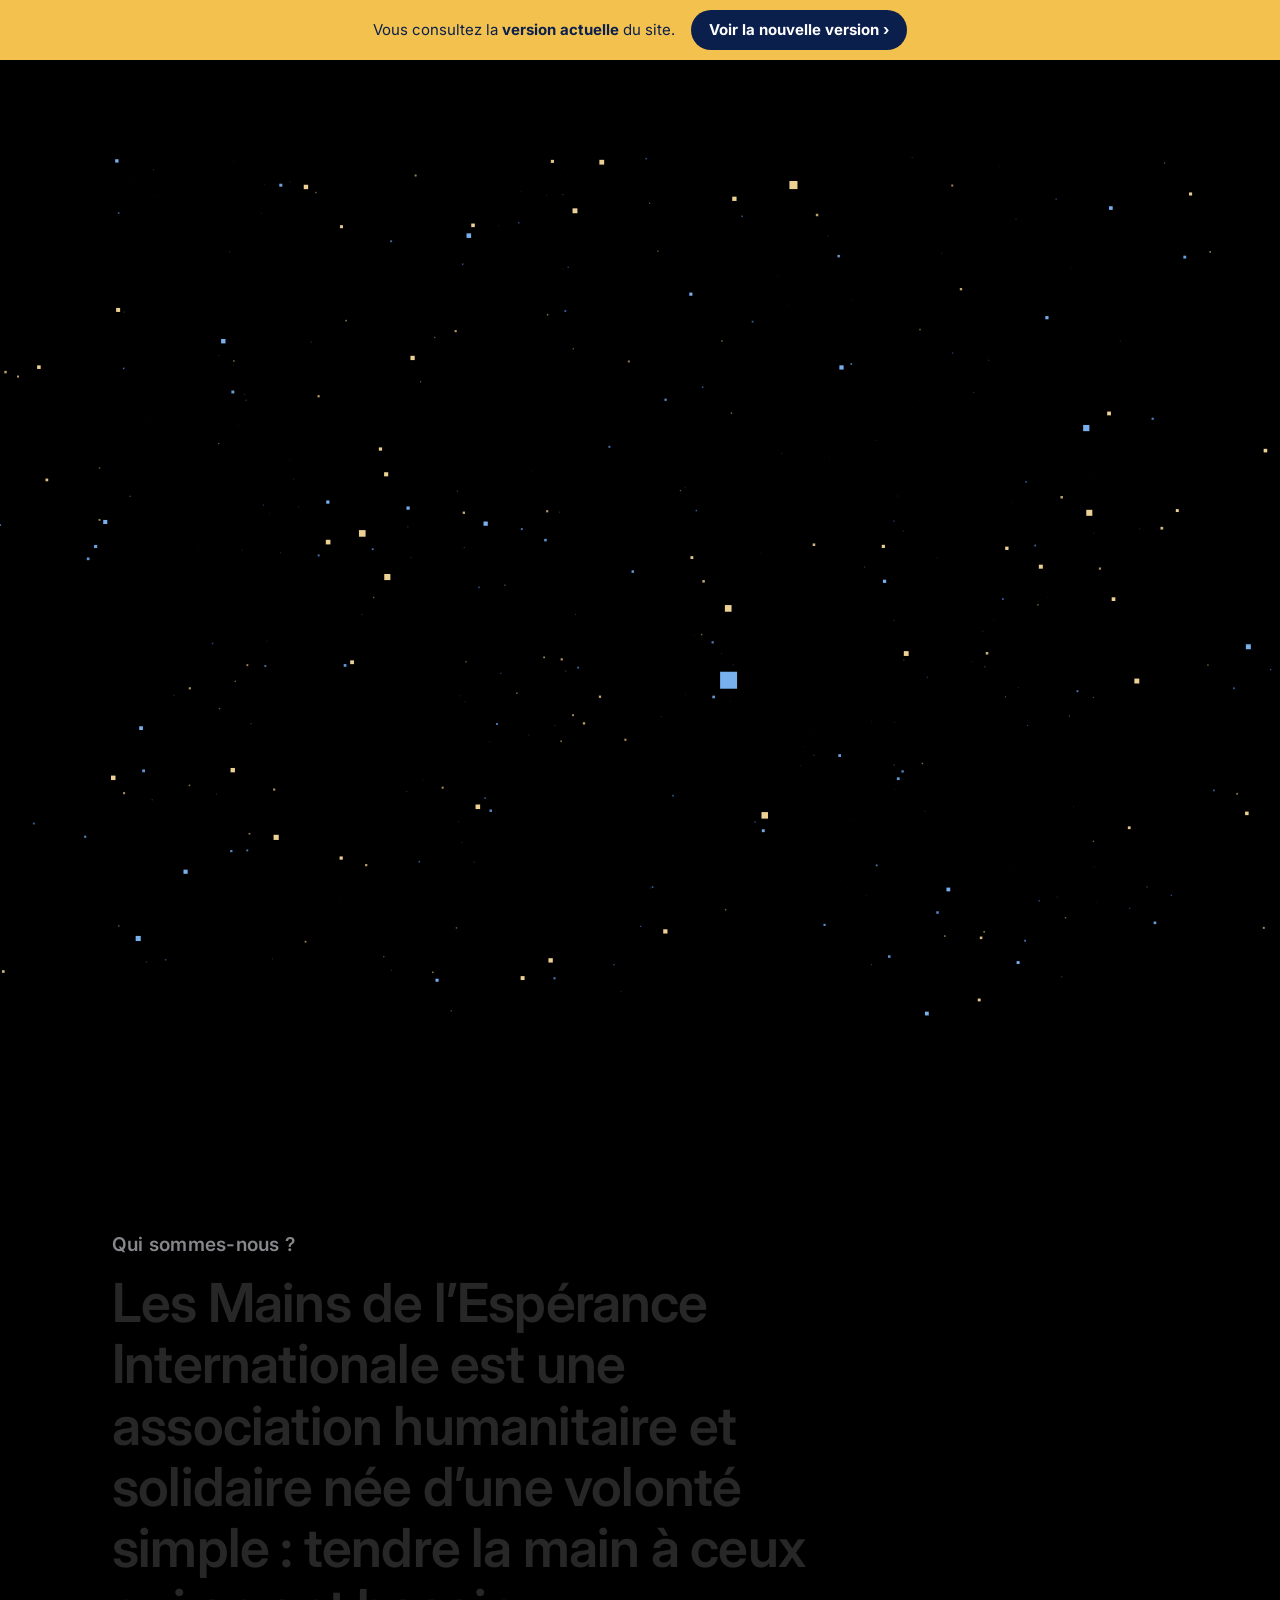
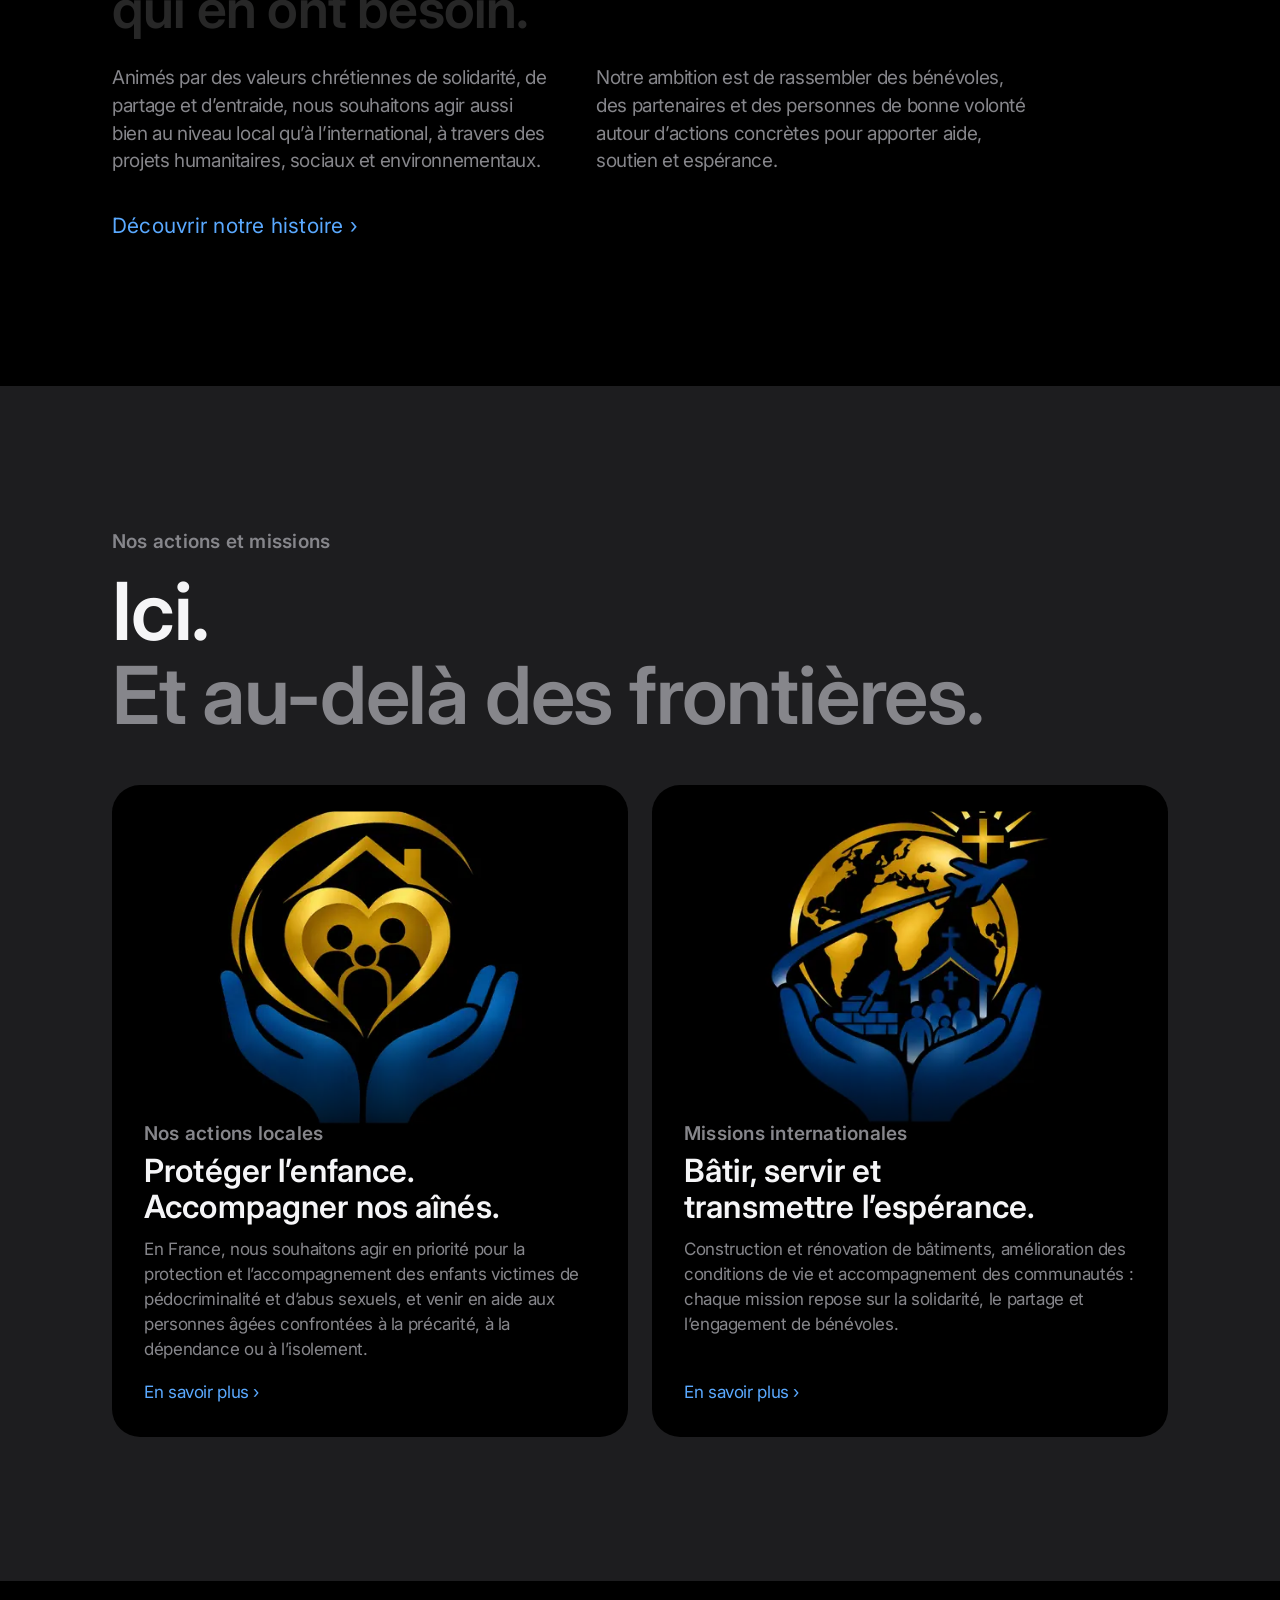
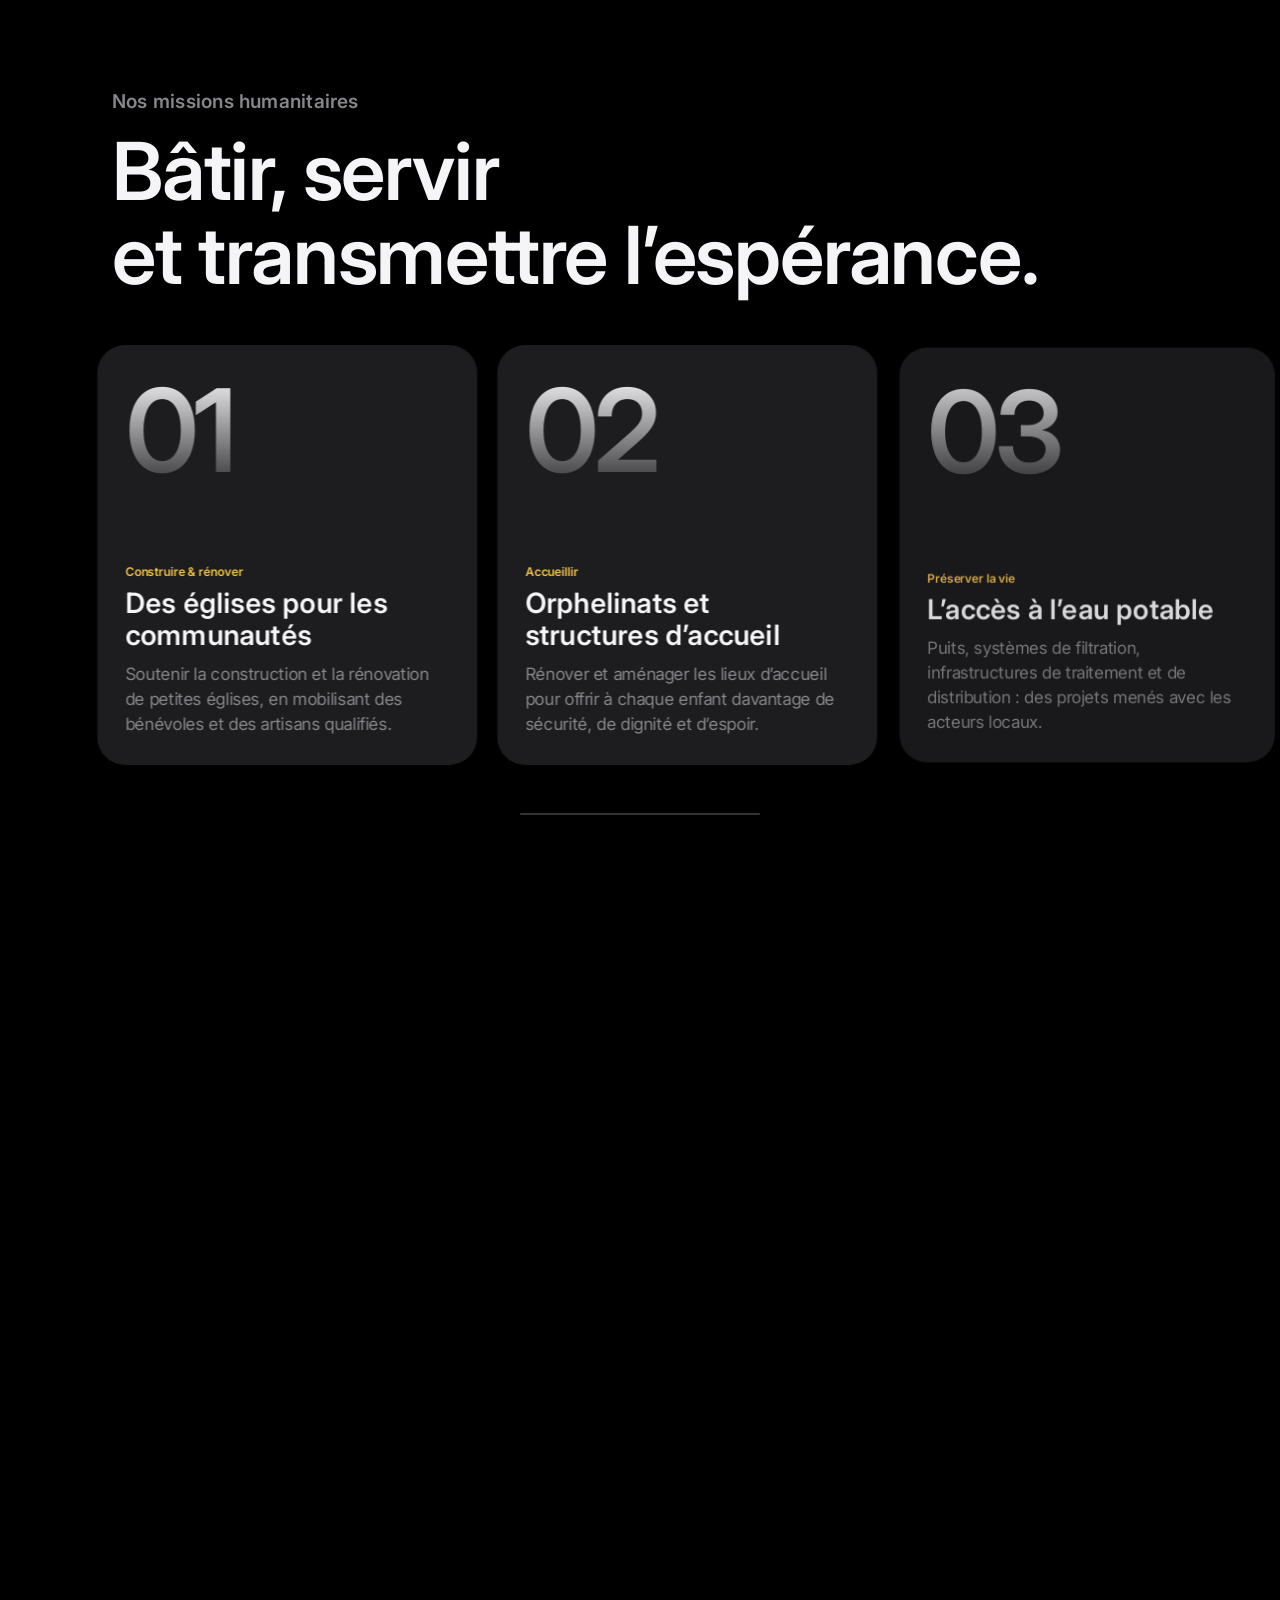
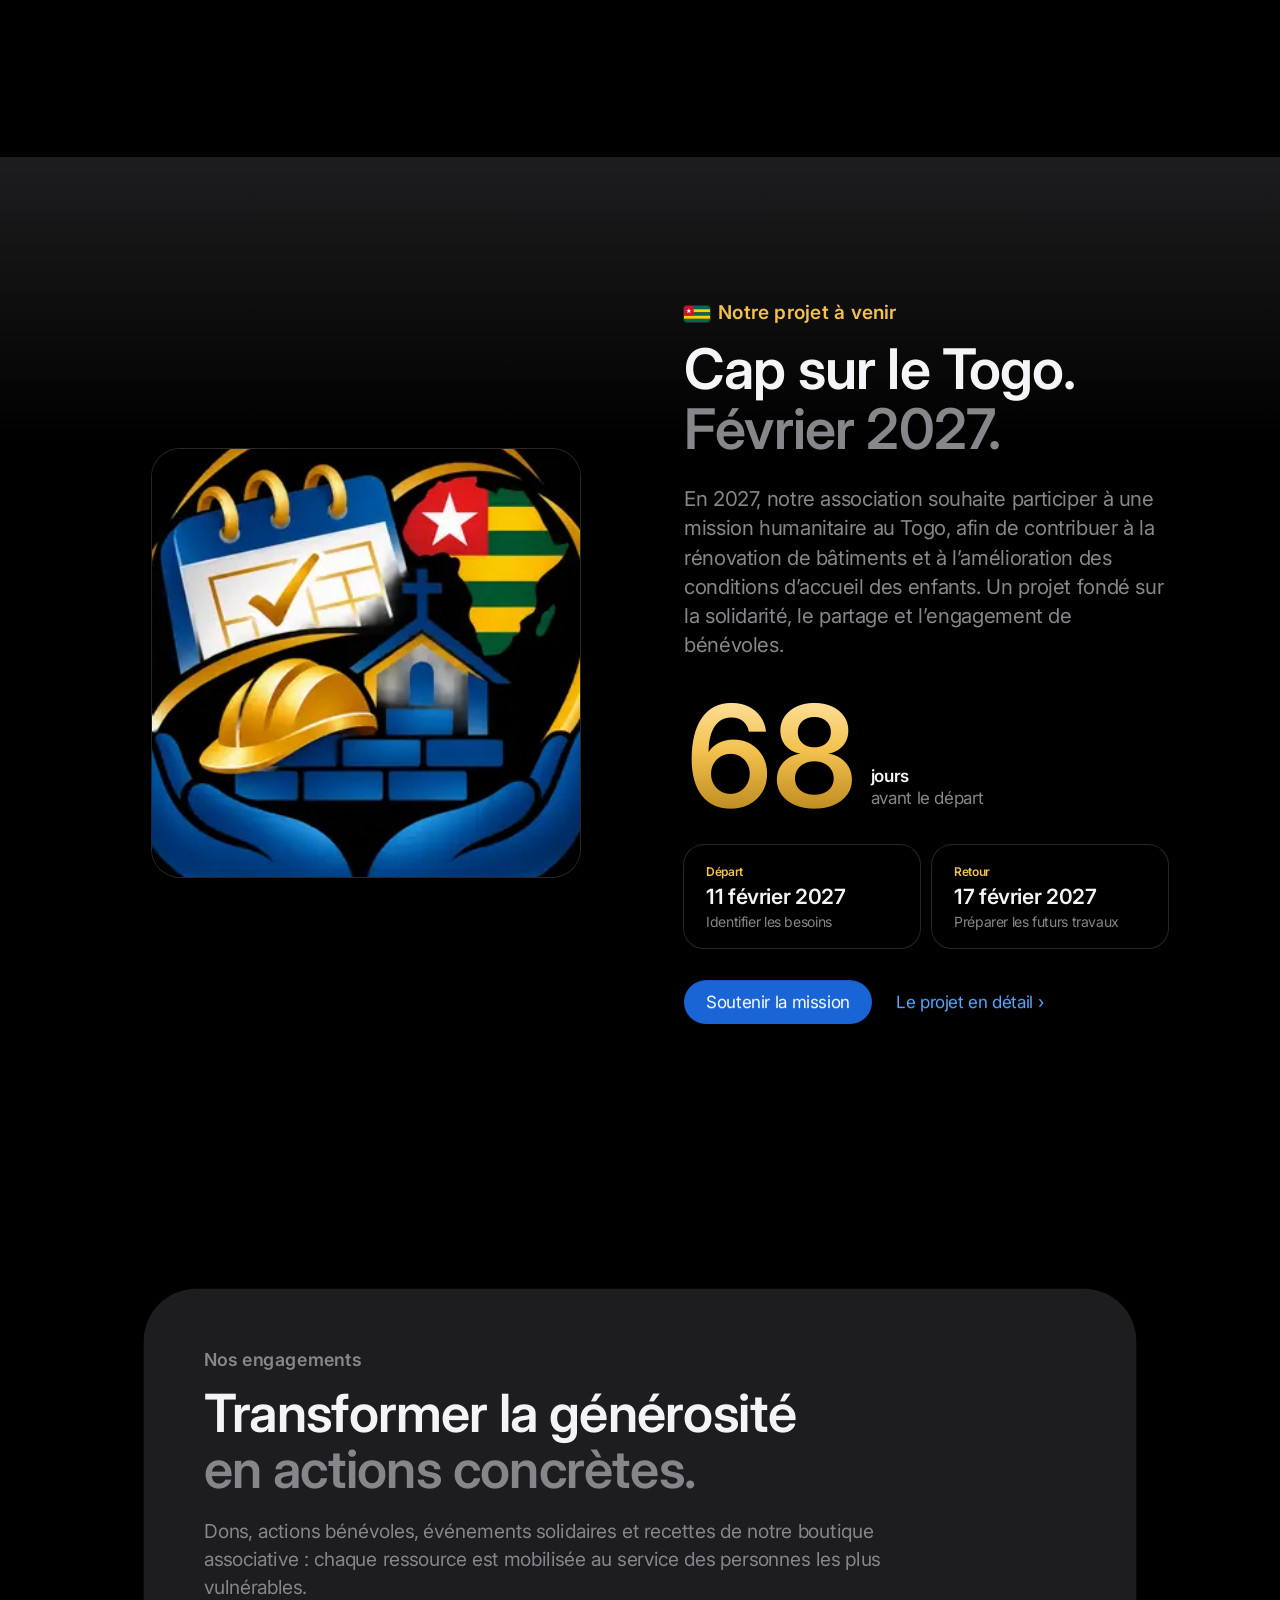
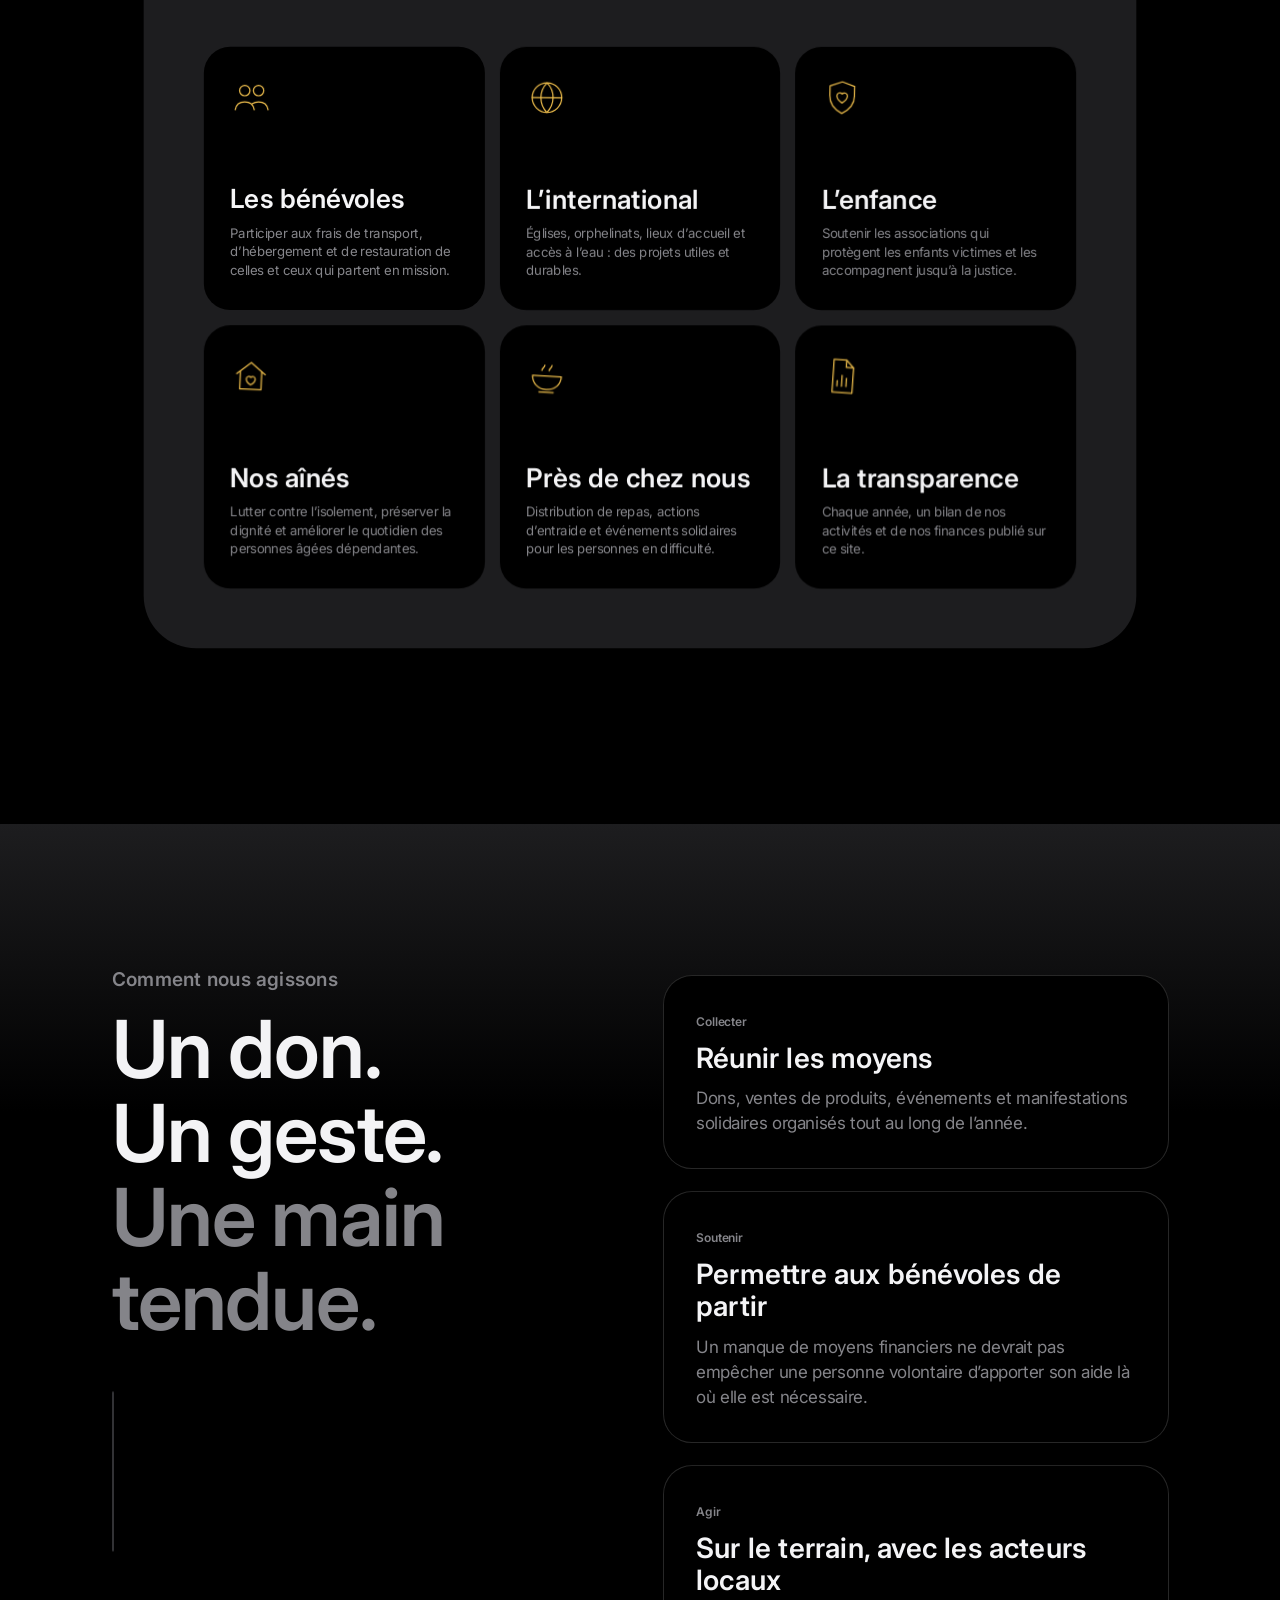
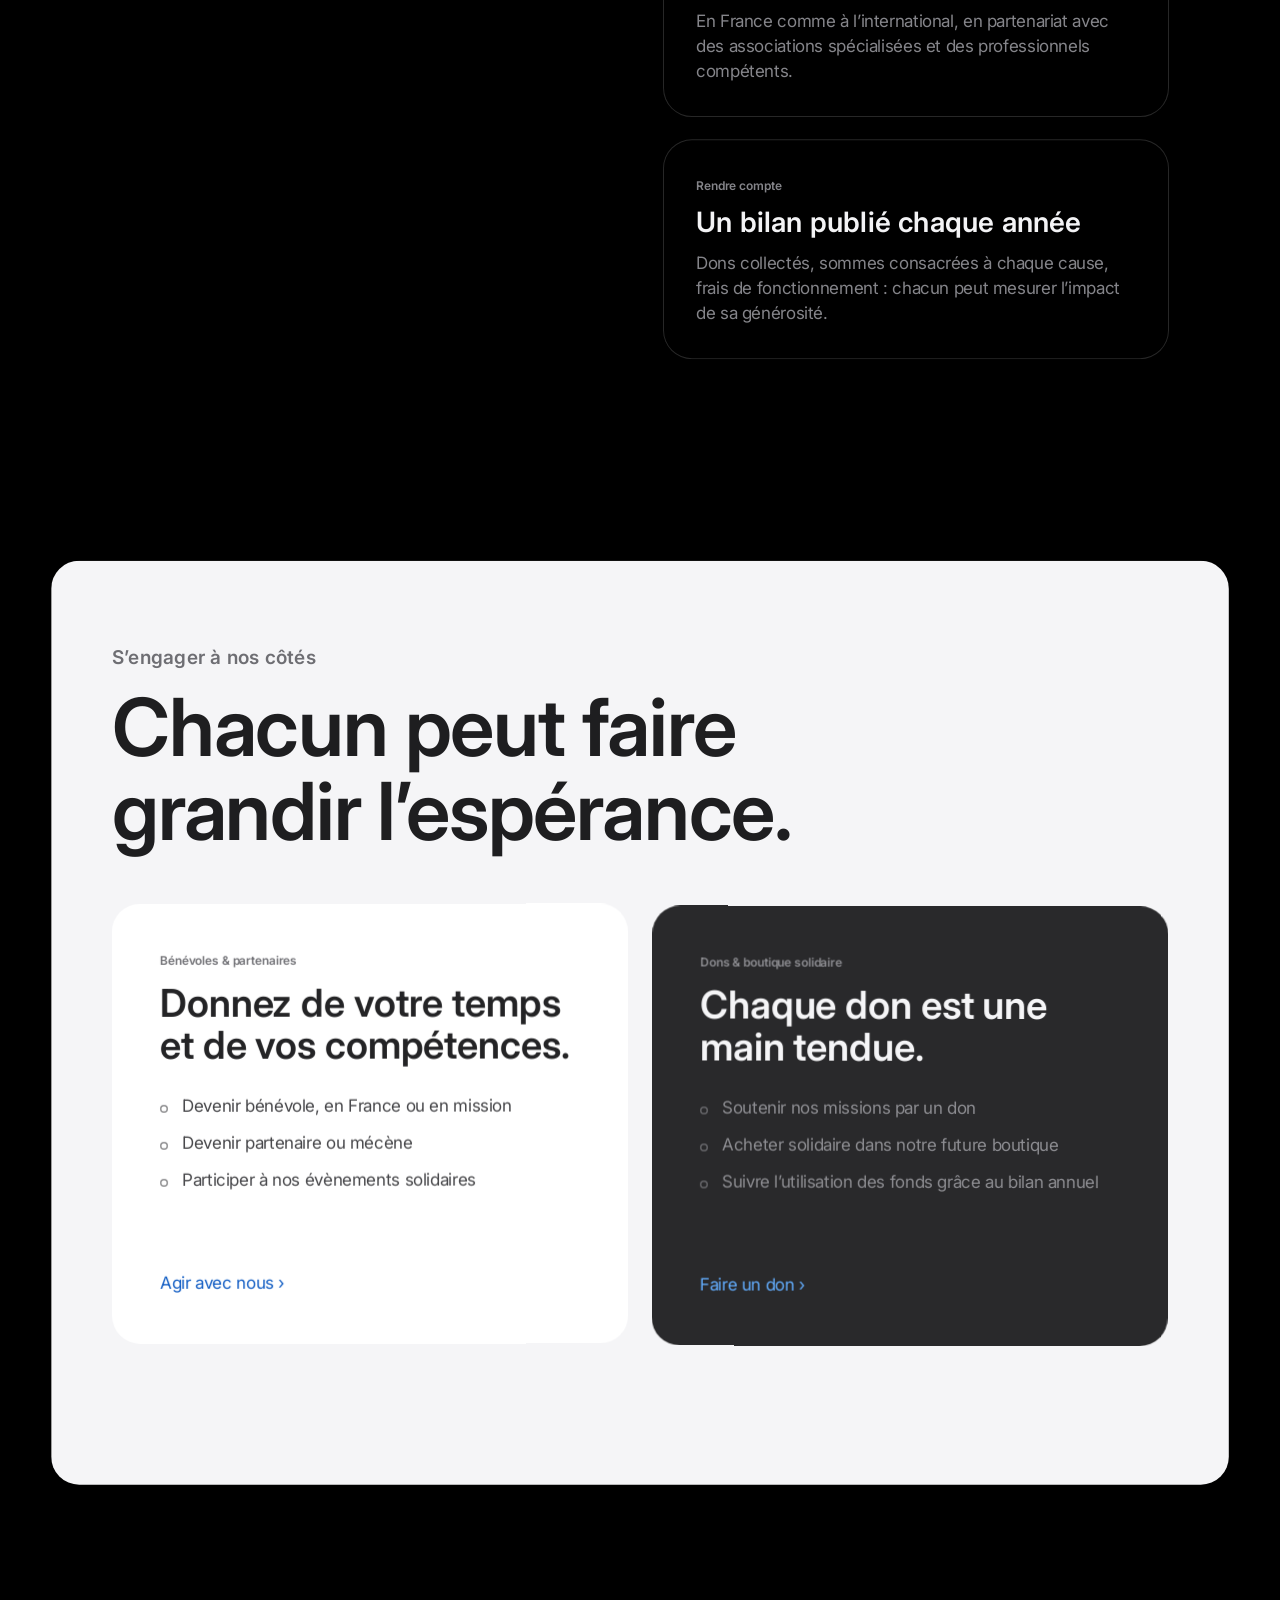
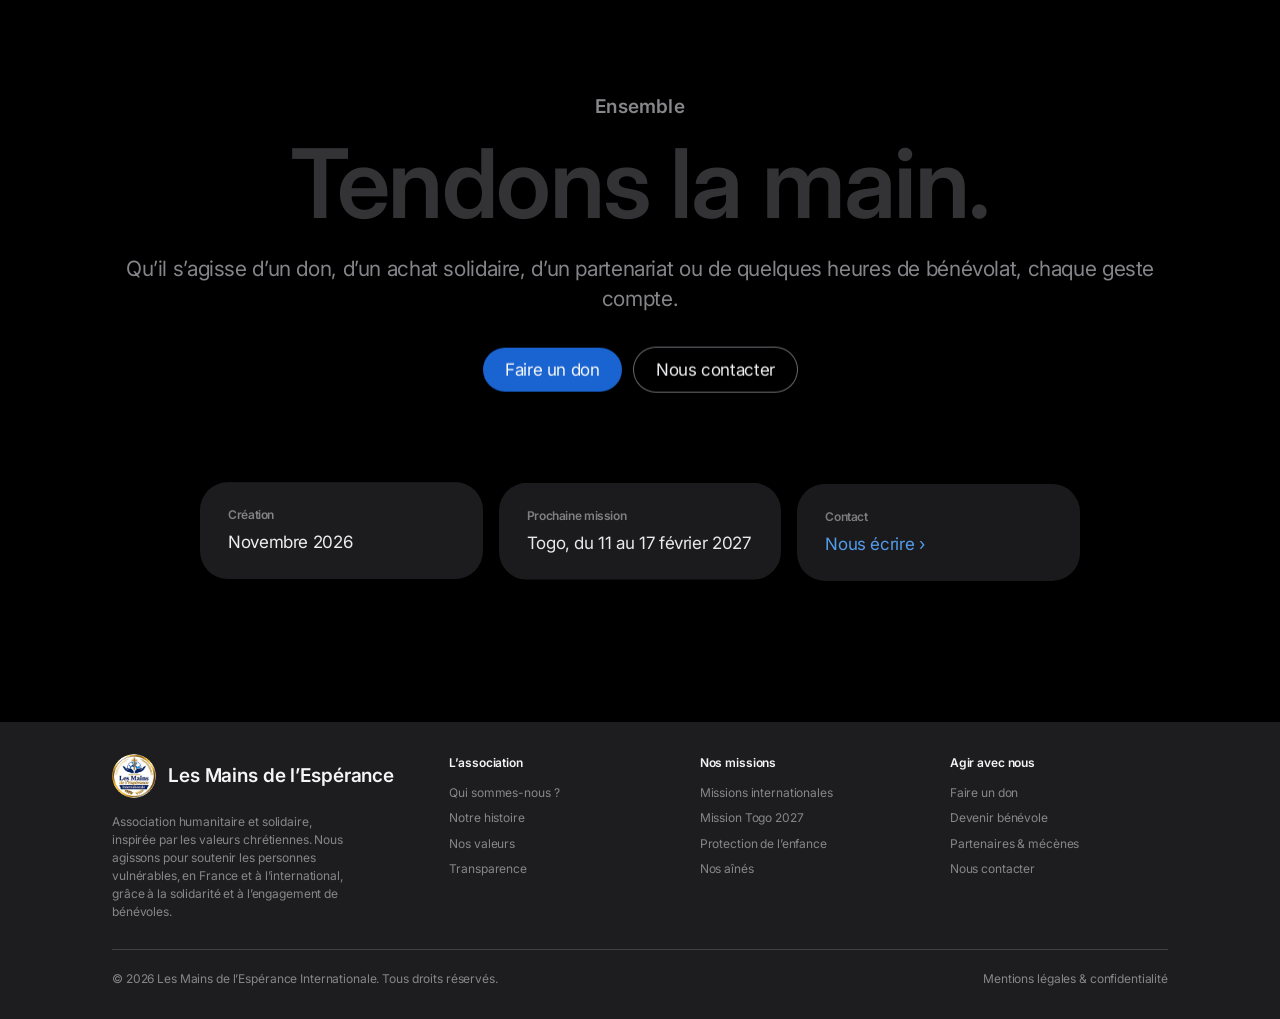
<file: index.html>
<!doctype html>
<html lang="fr">
<head>
  <meta charset="utf-8">
  <meta name="viewport" content="width=device-width, initial-scale=1, viewport-fit=cover">
  <title>Les Mains de l’Espérance Internationale — Association humanitaire et solidaire</title>
  <meta name="description" content="Association humanitaire et solidaire inspirée par les valeurs chrétiennes : missions humanitaires internationales, protection de l’enfance et accompagnement des aînés. Prochaine mission : le Togo, en février 2027.">
  <meta name="theme-color" content="#000000">
  <meta property="og:title" content="Les Mains de l’Espérance Internationale — Association humanitaire et solidaire">
  <meta property="og:description" content="Association humanitaire et solidaire inspirée par les valeurs chrétiennes : missions humanitaires internationales, protection de l’enfance et accompagnement des aînés. Prochaine mission : le Togo, en février 2027.">
  <meta property="og:type" content="website">
  <meta property="og:locale" content="fr_FR">
  <meta property="og:image" content="img/og-image.jpg">
  <link rel="icon" type="image/png" href="img/favicon.png">
  <link rel="apple-touch-icon" href="img/apple-touch-icon.png">
  <link rel="preconnect" href="https://fonts.googleapis.com">
  <link rel="preconnect" href="https://fonts.gstatic.com" crossorigin>
  <link href="https://fonts.googleapis.com/css2?family=Inter:wght@400;500;600&display=swap" rel="stylesheet">
  <link rel="stylesheet" href="css/style.css">
</head>
<body>

  <!-- Préchargeur -->
  <div class="loader" aria-hidden="true">
    <img class="loader__logo" src="img/logo.webp" alt="" width="92" height="92">
    <div class="loader__word"><span>E</span><span>s</span><span>p</span><span class="is-accent">é</span><span>r</span><span>a</span><span>n</span><span>c</span><span>e</span></div>
    <div class="loader__bar"><i></i></div>
  </div>

  <a class="skip" href="#contenu">Aller au contenu</a>

  <!-- Comparaison temporaire entre la version actuelle et la nouvelle version -->
  <div class="compare-bar">
    <p>Vous consultez la <strong>version actuelle</strong> du site.</p>
    <a href="v2/index.html" class="compare-bar__link">Voir la nouvelle version ›</a>
  </div>

  <!-- Navigation globale -->
  <header class="gnav">
    <div class="gnav__inner">
      <a href="index.html" class="gnav__logo" aria-label="Les Mains de l’Espérance Internationale, accueil">
        <img src="img/logo.webp" alt="" width="26" height="26">
      </a>
      <nav class="gnav__links" aria-label="Navigation principale">
        <a href="index.html" aria-current="page">Accueil</a>
        <a href="association.html">Qui sommes-nous&nbsp;?</a>
        <a href="missions.html">Nos missions</a>
        <a href="agir.html">Agir avec nous</a>
        <a href="contact.html">Contact</a>
      </nav>
      <button class="gnav__burger" aria-label="Ouvrir le menu" aria-expanded="false" aria-controls="menu-mobile"><span></span><span></span></button>
    </div>
    <nav class="gnav__mobile" id="menu-mobile" aria-label="Menu mobile">
        <a href="index.html" aria-current="page">Accueil</a>
        <a href="association.html">Qui sommes-nous&nbsp;?</a>
        <a href="missions.html">Nos missions</a>
        <a href="agir.html">Agir avec nous</a>
        <a href="contact.html">Contact</a>
    </nav>
  </header>

  <!-- Bandeau d'annonce -->
  <div class="strip">
    <p><span class="new">Nouveau</span> Mission de reconnaissance au Togo du 11 au 17 février 2027. <a href="missions.html#togo" class="link">Découvrir le projet&nbsp;›</a></p>
  </div>

  <!-- Navigation locale -->
  <div class="lnav-wrap">
    <div class="lnav">
      <a href="#top" class="lnav__name"><img src="img/logo.webp" alt="" width="28" height="28"><span><span class="opt">Les </span>Mains de l’Espérance</span></a>
      <div class="lnav__right">
        <a href="#missions" class="lnav__link">Missions</a>
        <a href="#togo" class="lnav__link">Togo 2027</a>
        <a href="#engagements" class="lnav__link">Engagements</a>
        <a href="agir.html#don" class="pill pill--blue magnetic">Faire un don</a>
        <button class="lnav__burger" type="button" aria-label="Ouvrir le menu" aria-controls="menu-mobile"><span></span><span></span></button>
      </div>
    </div>
  </div>

  <main id="top">
    <span id="contenu" tabindex="-1"></span>

    <!-- HERO -->
    <section class="hero" aria-label="Introduction">
      <div class="hero__stage">
        <canvas class="hero__canvas" data-shape="sphere" aria-hidden="true"></canvas>
        <div class="hero__halo" aria-hidden="true"></div>
      </div>
      <div class="hero__content">
        <p class="hero__label"><span class="mask"><span>Les Mains de l’Espérance</span></span></p>
        <h1 class="hero__title">
          <span class="mask"><span>Tendre la main</span></span>
          <span class="mask"><span>à ceux qui en <em>ont besoin.</em></span></span>
        </h1>
        <p class="hero__sub"><span class="mask"><span>Association humanitaire et solidaire, en France et à l’international.</span></span></p>
        <div class="hero__cta">
          <span class="capsule">Missions humanitaires · Solidarité locale</span>
          <a href="agir.html" class="pill pill--blue pill--lg magnetic">Agir avec nous</a>
        </div>
      </div>
      <div class="hero__scroll" aria-hidden="true"><span>Défiler</span><i></i></div>
    </section>

    <!-- QUI SOMMES-NOUS -->
    <section class="manifesto" id="association" aria-label="Qui sommes-nous ?">
      <div class="container">
        <p class="eyebrow">Qui sommes-nous&nbsp;?</p>
        <p class="manifesto__text" data-split>
          Les Mains de l’Espérance Internationale est une association humanitaire et solidaire née d’une volonté simple&nbsp;: tendre la main à ceux qui en ont besoin.
        </p>
        <div class="manifesto__more">
          <p>Animés par des valeurs chrétiennes de solidarité, de partage et d’entraide, nous souhaitons agir aussi bien au niveau local qu’à l’international, à travers des projets humanitaires, sociaux et environnementaux.</p>
          <p>Notre ambition est de rassembler des bénévoles, des partenaires et des personnes de bonne volonté autour d’actions concrètes pour apporter aide, soutien et espérance.</p>
        </div>
        <a href="association.html" class="link link--lg">Découvrir notre histoire ›</a>
      </div>
    </section>

    <!-- ACTIONS ET MISSIONS -->
    <section class="pillars band-carbon" aria-label="Nos actions et missions">
      <div class="container">
        <header class="section-head reveal">
          <p class="eyebrow">Nos actions et missions</p>
          <h2 class="h-display">Ici.<br><span class="muted">Et au-delà des frontières.</span></h2>
        </header>

        <div class="pillars__grid">
          <article class="frame frame--image reveal-frame">
            <div class="frame__visual frame__visual--image parallax" data-speed="-0.08">
              <img src="img/embleme-famille.webp" srcset="img/embleme-famille-700.webp 700w, img/embleme-famille.webp 1400w" sizes="(max-width: 833px) 100vw, 50vw" alt="Deux mains bleues protégeant une famille dorée" width="1400" height="933" loading="lazy">
            </div>
            <div class="frame__copy">
              <p class="product-label">Nos actions locales</p>
              <h3 class="h-frame">Protéger l’enfance. Accompagner nos aînés.</h3>
              <p class="frame__text">En France, nous souhaitons agir en priorité pour la protection et l’accompagnement des enfants victimes de pédocriminalité et d’abus sexuels, et venir en aide aux personnes âgées confrontées à la précarité, à la dépendance ou à l’isolement.</p>
              <a href="missions.html#enfance" class="link">En savoir plus ›</a>
            </div>
          </article>

          <article class="frame frame--image reveal-frame">
            <div class="frame__visual frame__visual--image parallax" data-speed="-0.08">
              <img src="img/embleme-globe.webp" srcset="img/embleme-globe-700.webp 700w, img/embleme-globe.webp 1400w" sizes="(max-width: 833px) 100vw, 50vw" alt="Des mains bleues portant le globe et une église, survolés par un avion" width="1400" height="933" loading="lazy">
            </div>
            <div class="frame__copy">
              <p class="product-label">Missions internationales</p>
              <h3 class="h-frame">Bâtir, servir et transmettre l’espérance.</h3>
              <p class="frame__text">Construction et rénovation de bâtiments, amélioration des conditions de vie et accompagnement des communautés&nbsp;: chaque mission repose sur la solidarité, le partage et l’engagement de bénévoles.</p>
              <a href="missions.html#international" class="link">En savoir plus ›</a>
            </div>
          </article>
        </div>
      </div>
    </section>

    <!-- MISSIONS : défilement horizontal -->
    <section class="program" id="missions" aria-label="Nos missions humanitaires">
      <div class="program__pin">
        <header class="program__head container">
          <p class="eyebrow">Nos missions humanitaires</p>
          <h2 class="h-display">Bâtir, servir<br>et transmettre l’espérance.</h2>
        </header>
        <div class="program__track">
          <article class="course">
            <span class="course__num">01</span>
            <div>
              <p class="course__level">Construire &amp; rénover</p>
              <h3 class="course__title">Des églises pour les communautés</h3>
              <p class="course__text">Soutenir la construction et la rénovation de petites églises, en mobilisant des bénévoles et des artisans qualifiés.</p>
            </div>
          </article>
          <article class="course">
            <span class="course__num">02</span>
            <div>
              <p class="course__level">Accueillir</p>
              <h3 class="course__title">Orphelinats et structures d’accueil</h3>
              <p class="course__text">Rénover et aménager les lieux d’accueil pour offrir à chaque enfant davantage de sécurité, de dignité et d’espoir.</p>
            </div>
          </article>
          <article class="course">
            <span class="course__num">03</span>
            <div>
              <p class="course__level">Préserver la vie</p>
              <h3 class="course__title">L’accès à l’eau potable</h3>
              <p class="course__text">Puits, systèmes de filtration, infrastructures de traitement et de distribution&nbsp;: des projets menés avec les acteurs locaux.</p>
            </div>
          </article>
          <article class="course">
            <span class="course__num">04</span>
            <div>
              <p class="course__level">Février 2027</p>
              <h3 class="course__title">Mission de reconnaissance au Togo</h3>
              <p class="course__text">Du 11 au 17 février 2027, pour identifier les besoins sur le terrain et préparer de futures actions humanitaires.</p>
            </div>
          </article>
          <article class="course course--cta">
            <p class="product-label">Ensemble</p>
            <h3 class="course__title">Construisons l’espérance.</h3>
            <a href="missions.html" class="pill pill--blue magnetic">Découvrir nos missions</a>
          </article>
        </div>
        <div class="program__progress" aria-hidden="true"><i></i></div>
      </div>
    </section>

    <!-- PROJET TOGO -->
    <section class="togo band-carbon" id="togo" aria-label="Notre projet à venir : le Togo">
      <div class="container togo__grid">
        <figure class="togo__visual reveal-up">
          <img src="img/embleme-togo.webp" srcset="img/embleme-togo-700.webp 700w, img/embleme-togo.webp 1400w" sizes="(max-width: 833px) 100vw, 50vw" alt="Des mains tendues portant un calendrier, un casque de chantier, une maison et le drapeau du Togo" width="1400" height="933" loading="lazy">
        </figure>
        <div class="reveal">
          <p class="eyebrow eyebrow--gold"><svg class="flag" viewBox="0 0 81 50" aria-hidden="true"><rect y="0" width="81" height="10" fill="#006a4e"/><rect y="10" width="81" height="10" fill="#ffce00"/><rect y="20" width="81" height="10" fill="#006a4e"/><rect y="30" width="81" height="10" fill="#ffce00"/><rect y="40" width="81" height="10" fill="#006a4e"/><rect width="30" height="30" fill="#d21034"/><polygon fill="#fff" points="15.00,7.00 16.94,12.93 23.18,12.94 18.14,16.62 20.05,22.56 15.00,18.90 9.95,22.56 11.86,16.62 6.82,12.94 13.06,12.93"/></svg>Notre projet à venir</p>
          <h2 class="h-panel">Cap sur le Togo.<br><span class="muted">Février 2027.</span></h2>
          <p class="togo__lead">En 2027, notre association souhaite participer à une mission humanitaire au Togo, afin de contribuer à la rénovation de bâtiments et à l’amélioration des conditions d’accueil des enfants. Un projet fondé sur la solidarité, le partage et l’engagement de bénévoles.</p>
          <div class="countdown" data-countdown="2027-02-11" data-end="2027-02-17">
            <span class="countdown__num">J</span>
            <span class="countdown__label"><strong>Mission de reconnaissance</strong>au Togo</span>
          </div>
          <dl class="dates">
            <div><dt>Départ</dt><dd>11 février 2027<span>Identifier les besoins</span></dd></div>
            <div><dt>Retour</dt><dd>17 février 2027<span>Préparer les futurs travaux</span></dd></div>
          </dl>
          <div class="togo__actions">
            <a href="agir.html#don" class="pill pill--blue pill--lg magnetic">Soutenir la mission</a>
            <a href="missions.html#togo" class="link">Le projet en détail ›</a>
          </div>
        </div>
      </div>
    </section>

    <!-- ENGAGEMENTS : panneau + tuiles -->
    <section class="manage" id="engagements" aria-label="Nos engagements">
      <div class="container">
        <div class="panel">
          <header class="panel__head reveal">
            <p class="eyebrow">Nos engagements</p>
            <h2 class="h-panel">Transformer la générosité<br><span class="muted">en actions concrètes.</span></h2>
            <p class="panel__lead">Dons, actions bénévoles, événements solidaires et recettes de notre boutique associative&nbsp;: chaque ressource est mobilisée au service des personnes les plus vulnérables.</p>
          </header>

          <div class="tiles">
            <article class="tile">
              <svg class="tile__icon" viewBox="0 0 48 48" aria-hidden="true"><circle cx="17" cy="16" r="6"/><circle cx="33" cy="16" r="6"/><path d="M6 38c1-6 5-9 11-9s10 3 11 9M26 31c2-1.5 4-2 7-2 6 0 10 3 11 9"/></svg>
              <h3 class="tile__stat">Les bénévoles</h3>
              <p class="tile__text">Participer aux frais de transport, d’hébergement et de restauration de celles et ceux qui partent en mission.</p>
            </article>
            <article class="tile">
              <svg class="tile__icon" viewBox="0 0 48 48" aria-hidden="true"><circle cx="24" cy="24" r="17"/><path d="M7 24h34M24 7c5 5 7 11 7 17s-2 12-7 17M24 7c-5 5-7 11-7 17s2 12 7 17"/></svg>
              <h3 class="tile__stat">L’international</h3>
              <p class="tile__text">Églises, orphelinats, lieux d’accueil et accès à l’eau&nbsp;: des projets utiles et durables.</p>
            </article>
            <article class="tile">
              <svg class="tile__icon" viewBox="0 0 48 48" aria-hidden="true"><path d="M24 6l14 5v11c0 9-6 16-14 20-8-4-14-11-14-20V11z"/><path d="M24 30s-6-3.6-6-8a3.4 3.4 0 0 1 6-2.2A3.4 3.4 0 0 1 30 22c0 4.4-6 8-6 8z"/></svg>
              <h3 class="tile__stat">L’enfance</h3>
              <p class="tile__text">Soutenir les associations qui protègent les enfants victimes et les accompagnent jusqu’à la justice.</p>
            </article>
            <article class="tile">
              <svg class="tile__icon" viewBox="0 0 48 48" aria-hidden="true"><path d="M8 22L24 9l16 13"/><path d="M12 19v20h24V19"/><path d="M24 34s-5-3-5-6.6a2.8 2.8 0 0 1 5-1.8 2.8 2.8 0 0 1 5 1.8C29 31 24 34 24 34z"/></svg>
              <h3 class="tile__stat">Nos aînés</h3>
              <p class="tile__text">Lutter contre l’isolement, préserver la dignité et améliorer le quotidien des personnes âgées dépendantes.</p>
            </article>
            <article class="tile">
              <svg class="tile__icon" viewBox="0 0 48 48" aria-hidden="true"><path d="M8 24h32c0 9-7 15-16 15S8 33 8 24z"/><path d="M18 18c0-3 3-3 3-6M26 18c0-3 3-3 3-6"/><path d="M16 42h16"/></svg>
              <h3 class="tile__stat">Près de chez nous</h3>
              <p class="tile__text">Distribution de repas, actions d’entraide et événements solidaires pour les personnes en difficulté.</p>
            </article>
            <article class="tile">
              <svg class="tile__icon" viewBox="0 0 48 48" aria-hidden="true"><path d="M14 6h14l8 8v28H14z"/><path d="M28 6v8h8M19 35v-6M24 35V23M29 35v-9"/></svg>
              <h3 class="tile__stat">La transparence</h3>
              <p class="tile__text">Chaque année, un bilan de nos activités et de nos finances publié sur ce site.</p>
            </article>
          </div>
        </div>
      </div>
    </section>

    <!-- COMMENT NOUS AGISSONS -->
    <section class="method band-carbon" id="agir" aria-label="Comment nous agissons">
      <div class="container method__grid">
        <div class="method__sticky">
          <p class="eyebrow">Comment nous agissons</p>
          <h2 class="h-display">Un don.<br>Un geste.<br><span class="muted">Une main tendue.</span></h2>
          <div class="method__line" aria-hidden="true"><i></i></div>
        </div>
        <ol class="method__steps">
          <li class="step">
            <span class="step__num">Collecter</span>
            <h3 class="step__title">Réunir les moyens</h3>
            <p class="step__text">Dons, ventes de produits, événements et manifestations solidaires organisés tout au long de l’année.</p>
          </li>
          <li class="step">
            <span class="step__num">Soutenir</span>
            <h3 class="step__title">Permettre aux bénévoles de partir</h3>
            <p class="step__text">Un manque de moyens financiers ne devrait pas empêcher une personne volontaire d’apporter son aide là où elle est nécessaire.</p>
          </li>
          <li class="step">
            <span class="step__num">Agir</span>
            <h3 class="step__title">Sur le terrain, avec les acteurs locaux</h3>
            <p class="step__text">En France comme à l’international, en partenariat avec des associations spécialisées et des professionnels compétents.</p>
          </li>
          <li class="step">
            <span class="step__num">Rendre compte</span>
            <h3 class="step__title">Un bilan publié chaque année</h3>
            <p class="step__text">Dons collectés, sommes consacrées à chaque cause, frais de fonctionnement&nbsp;: chacun peut mesurer l’impact de sa générosité.</p>
          </li>
        </ol>
      </div>
    </section>

    <!-- S'ENGAGER : surface claire -->
    <section class="audience" aria-label="S’engager à nos côtés">
      <div class="container">
        <header class="section-head reveal">
          <p class="eyebrow eyebrow--dark">S’engager à nos côtés</p>
          <h2 class="h-display">Chacun peut faire<br>grandir l’espérance.</h2>
        </header>
        <div class="audience__grid">
          <article class="pale-card reveal-card">
            <p class="pale-card__label">Bénévoles &amp; partenaires</p>
            <h3 class="pale-card__title">Donnez de votre temps et de vos compétences.</h3>
            <ul class="pale-card__list">
              <li>Devenir bénévole, en France ou en mission</li>
              <li>Devenir partenaire ou mécène</li>
              <li>Participer à nos évènements solidaires</li>
            </ul>
            <a href="agir.html" class="link link--cobalt">Agir avec nous ›</a>
          </article>
          <article class="pale-card pale-card--dark reveal-card">
            <p class="pale-card__label">Dons &amp; boutique solidaire</p>
            <h3 class="pale-card__title">Chaque don est une main tendue.</h3>
            <ul class="pale-card__list">
              <li>Soutenir nos missions par un don</li>
              <li>Acheter solidaire dans notre future boutique</li>
              <li>Suivre l’utilisation des fonds grâce au bilan annuel</li>
            </ul>
            <a href="agir.html#don" class="link">Faire un don ›</a>
          </article>
        </div>
      </div>
    </section>

    <!-- CTA -->
    <section class="cta" aria-label="Nous rejoindre">
      <div class="cta__glow" aria-hidden="true"></div>
      <div class="container cta__inner">
        <p class="eyebrow">Ensemble</p>
        <h2 class="cta__title" data-fill>Tendons la main.</h2>
        <p class="cta__sub">Qu’il s’agisse d’un don, d’un achat solidaire, d’un partenariat ou de quelques heures de bénévolat, chaque geste compte.</p>
        <div class="cta__actions">
          <a href="agir.html#don" class="pill pill--blue pill--lg magnetic">Faire un don</a>
          <a href="contact.html" class="pill pill--outline pill--lg magnetic">Nous contacter</a>
        </div>
        <dl class="contact-grid">
          <div><dt>Création</dt><dd>Novembre 2026</dd></div>
          <div><dt>Prochaine mission</dt><dd>Togo, du 11 au 17 février 2027</dd></div>
          <div><dt>Contact</dt><dd><a href="contact.html" class="link">Nous écrire ›</a></dd></div>
        </dl>
      </div>
    </section>
  </main>

  <footer class="footer">
    <div class="container">
      <div class="footer__cols">
        <div>
          <a href="index.html" class="footer__brand"><img src="img/logo.webp" alt="" width="44" height="44">Les Mains de l’Espérance</a>
          <p class="footer__about">Association humanitaire et solidaire, inspirée par les valeurs chrétiennes. Nous agissons pour soutenir les personnes vulnérables, en France et à l’international, grâce à la solidarité et à l’engagement de bénévoles.</p>
        </div>
        <div>
          <h3>L’association</h3>
          <ul>
            <li><a href="association.html">Qui sommes-nous&nbsp;?</a></li>
            <li><a href="association.html#histoire">Notre histoire</a></li>
            <li><a href="association.html#valeurs">Nos valeurs</a></li>
            <li><a href="association.html#transparence">Transparence</a></li>
          </ul>
        </div>
        <div>
          <h3>Nos missions</h3>
          <ul>
            <li><a href="missions.html#international">Missions internationales</a></li>
            <li><a href="missions.html#togo">Mission Togo 2027</a></li>
            <li><a href="missions.html#enfance">Protection de l’enfance</a></li>
            <li><a href="missions.html#aines">Nos aînés</a></li>
          </ul>
        </div>
        <div>
          <h3>Agir avec nous</h3>
          <ul>
            <li><a href="agir.html#don">Faire un don</a></li>
            <li><a href="agir.html#benevole">Devenir bénévole</a></li>
            <li><a href="agir.html#partenaires">Partenaires &amp; mécènes</a></li>
            <li><a href="contact.html">Nous contacter</a></li>
          </ul>
        </div>
      </div>
      <div class="footer__bottom">
        <p>© <span data-year>2026</span> Les Mains de l’Espérance Internationale. Tous droits réservés.</p>
        <a href="mentions-legales.html">Mentions légales &amp; confidentialité</a>
      </div>
    </div>
  </footer>

  <script src="js/vendor/gsap.min.js"></script>
  <script src="js/vendor/ScrollTrigger.min.js"></script>
  <script src="js/main.js"></script>

</body>
</html>
</file>
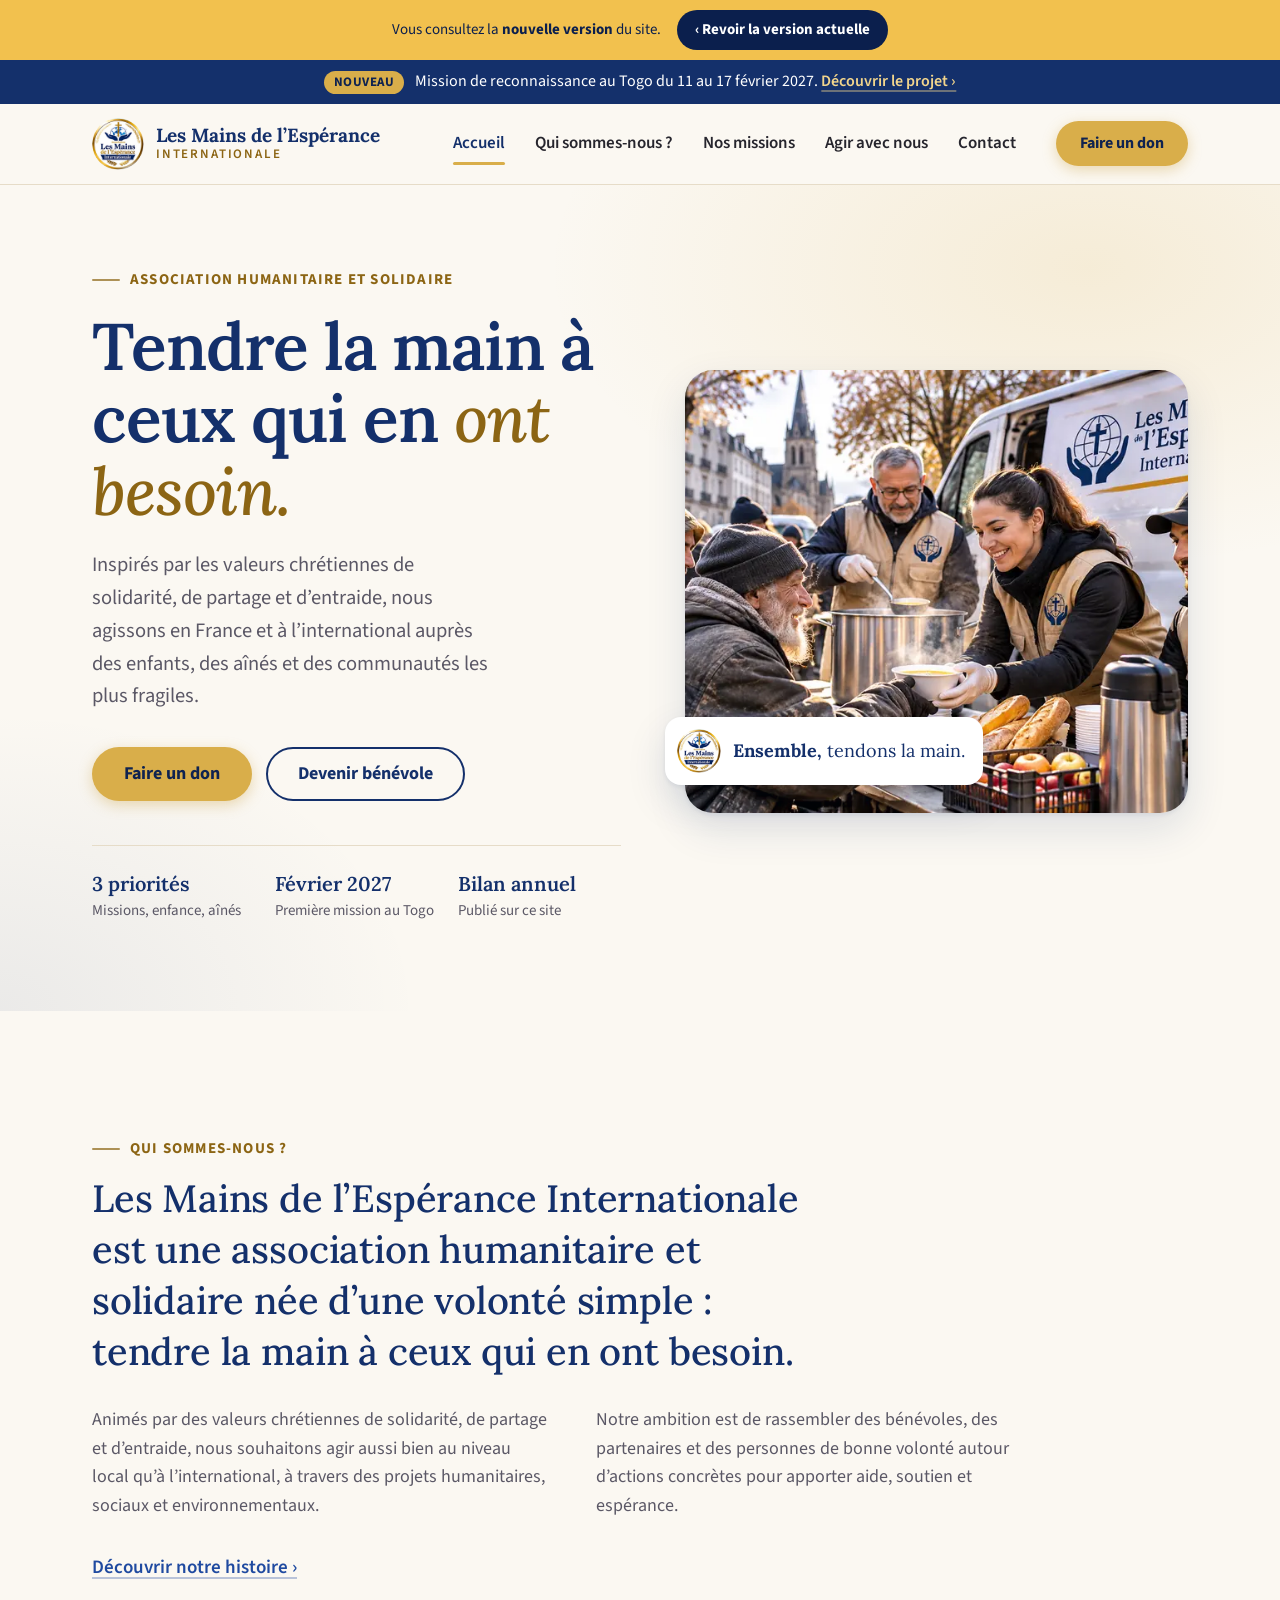
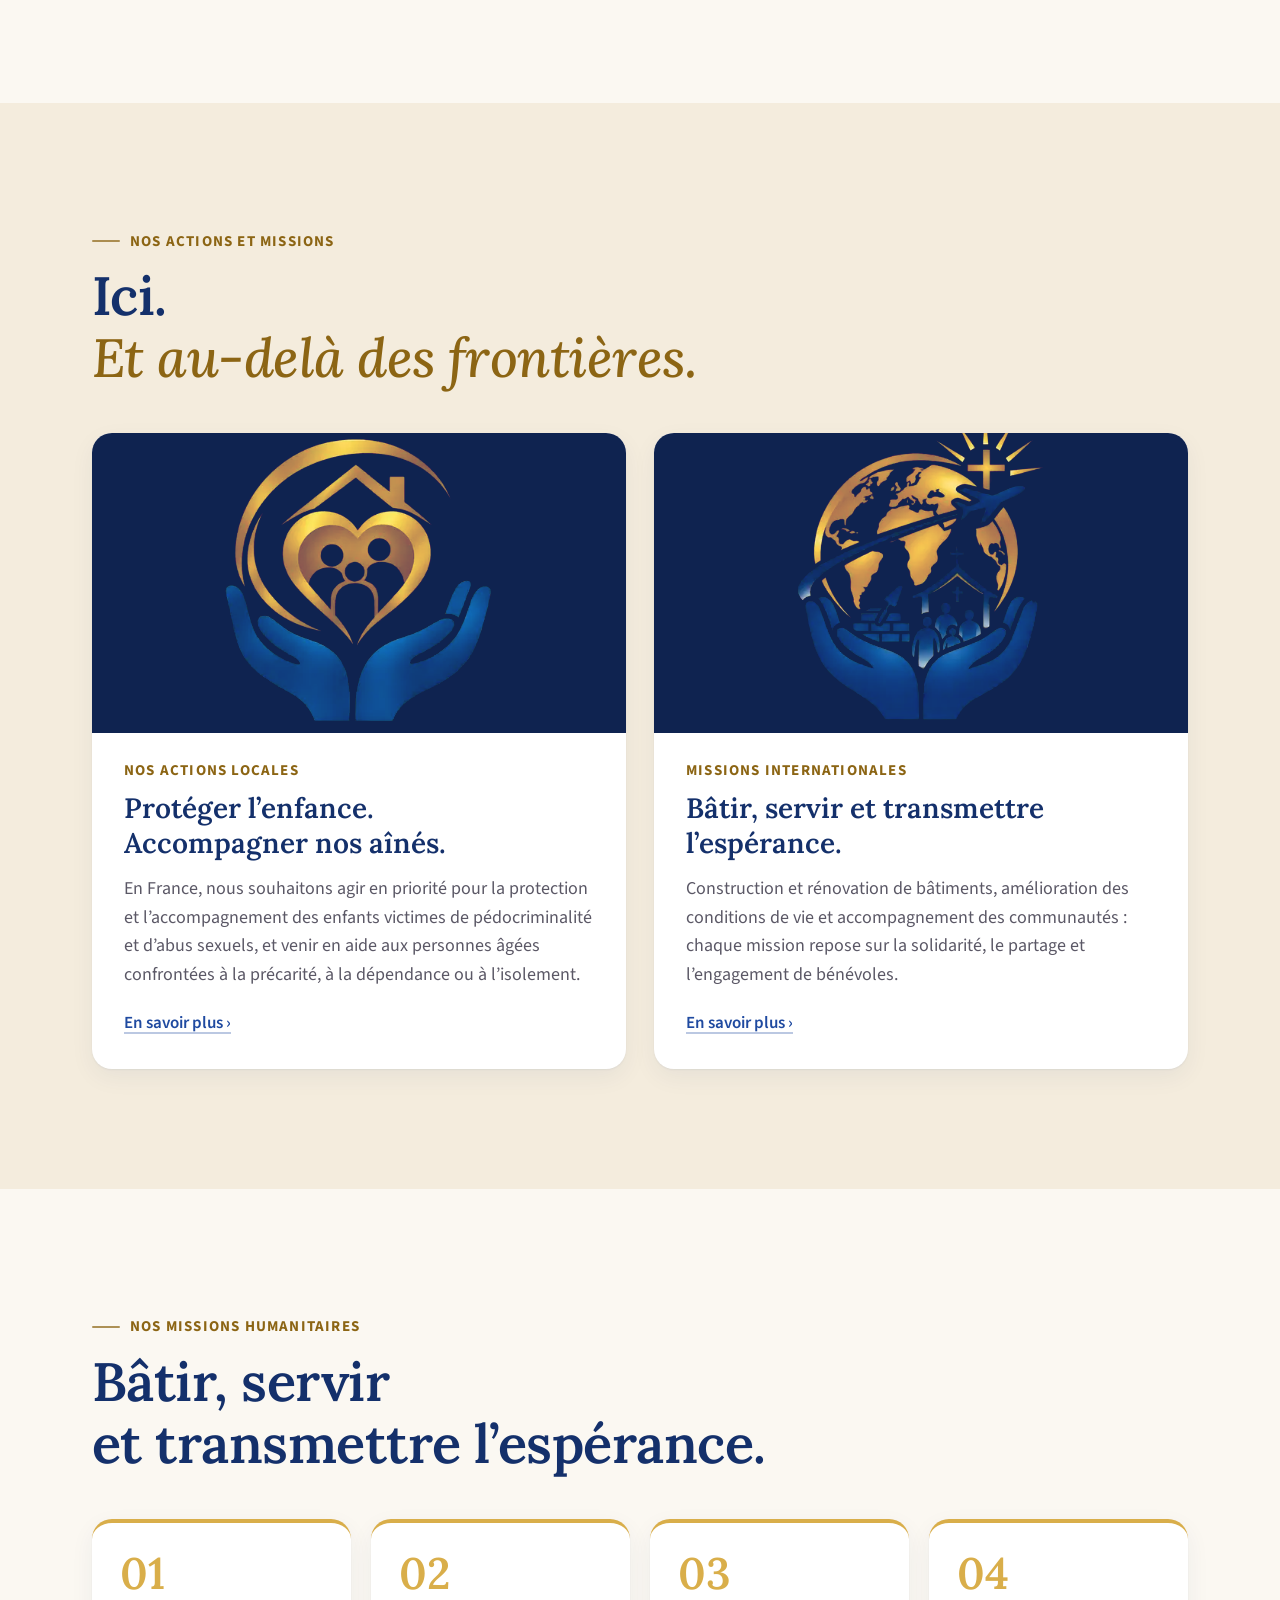
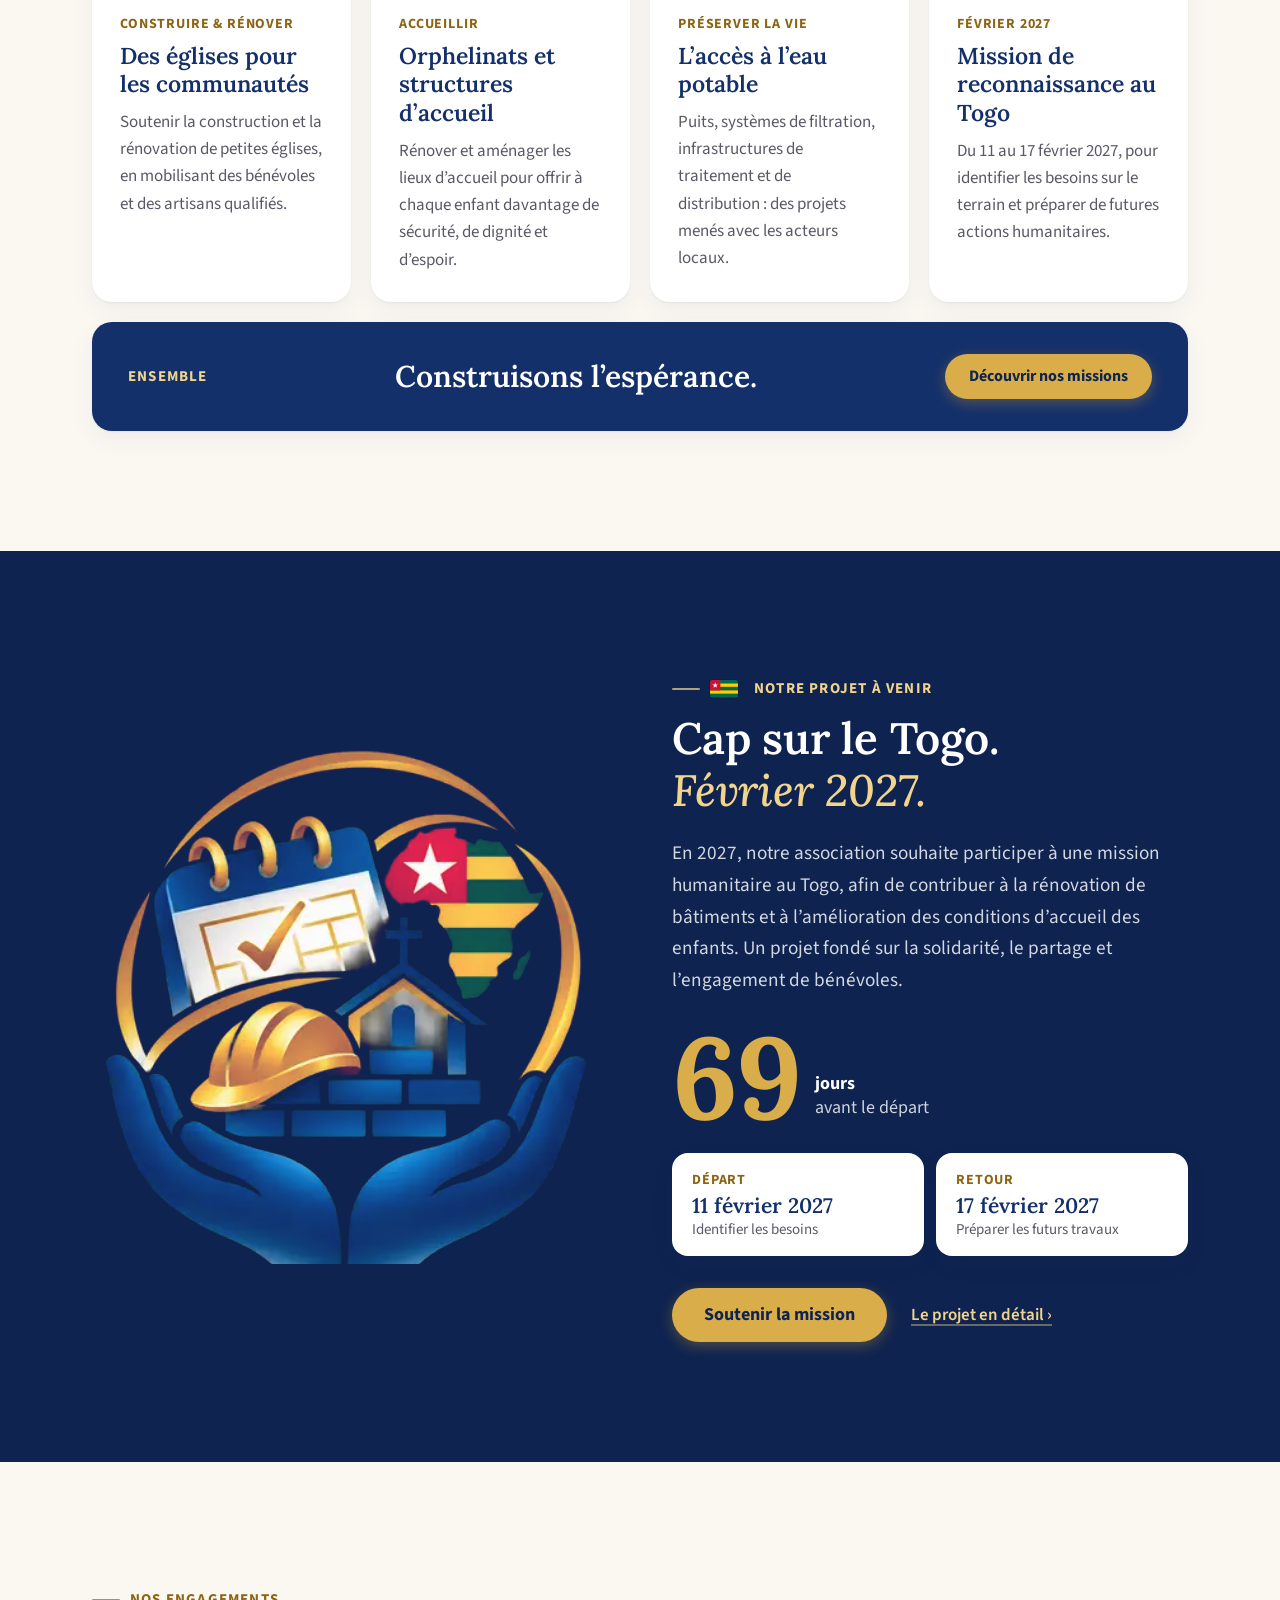
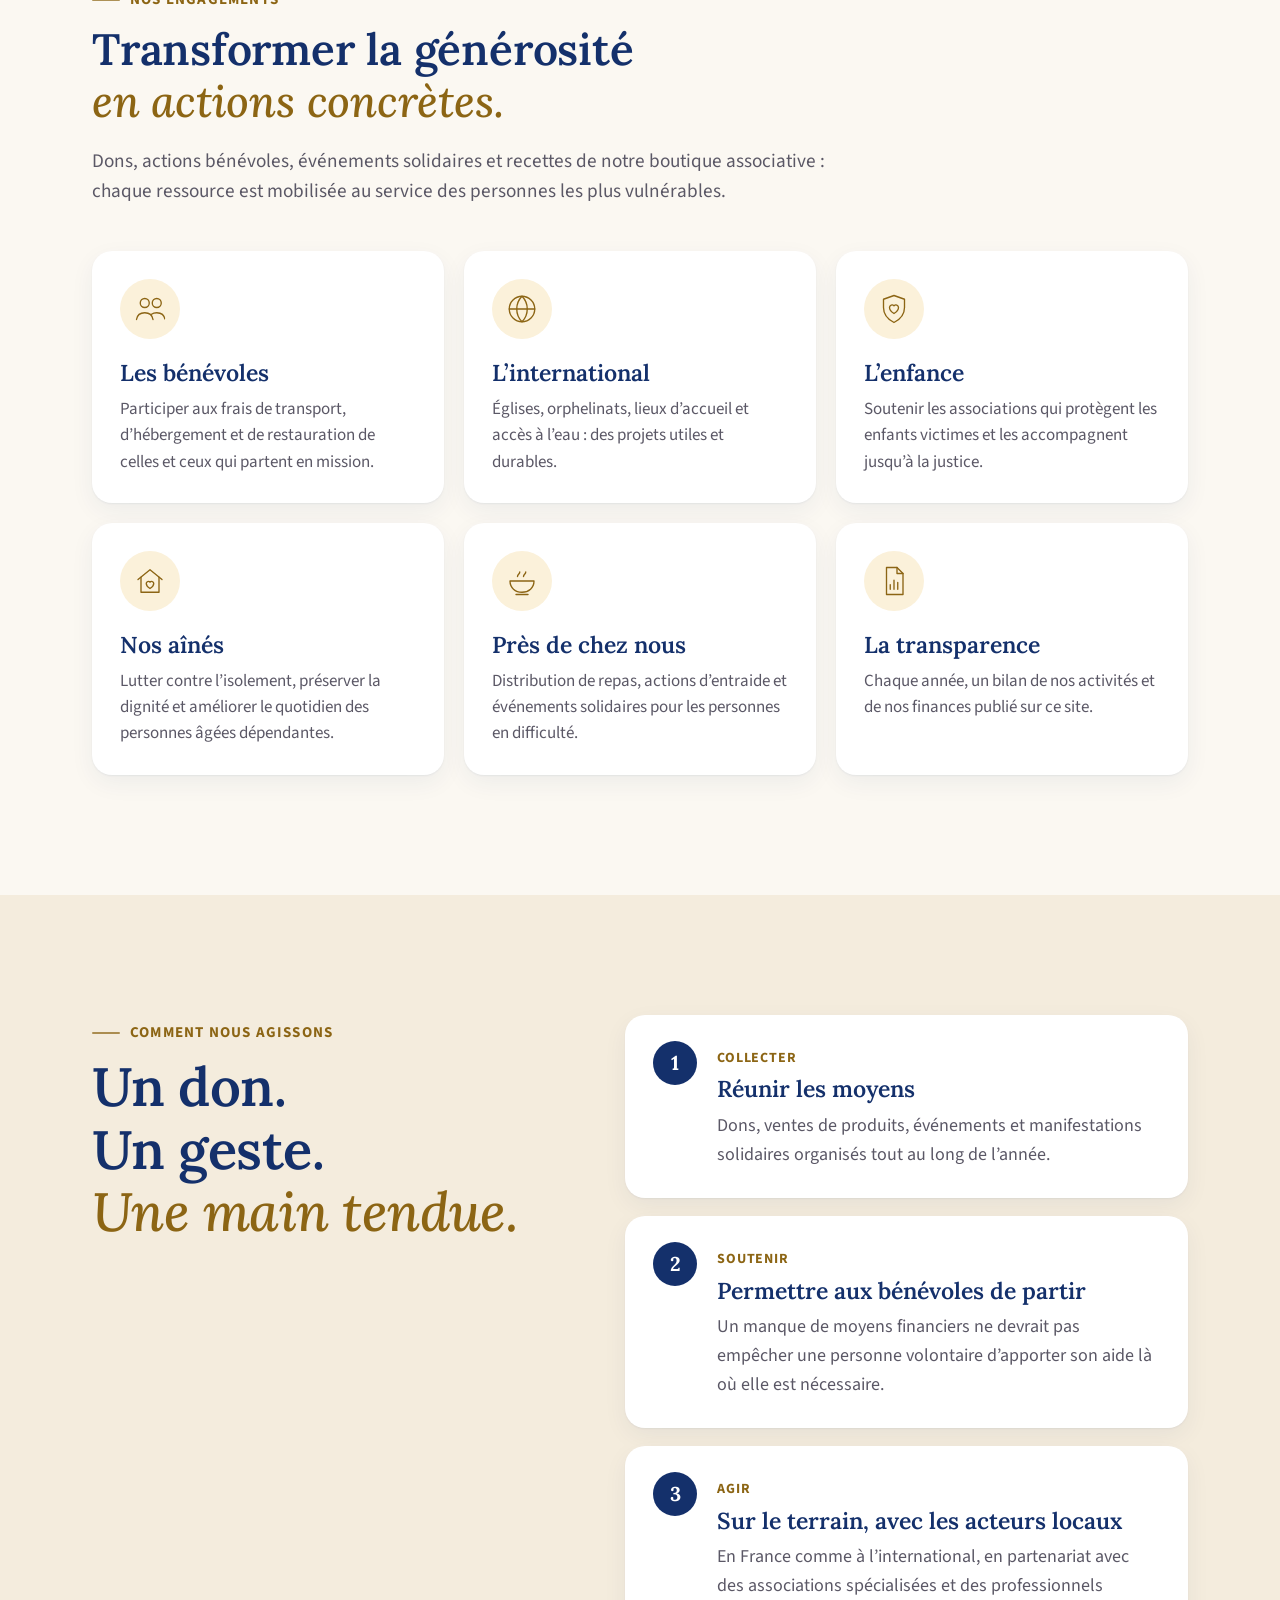
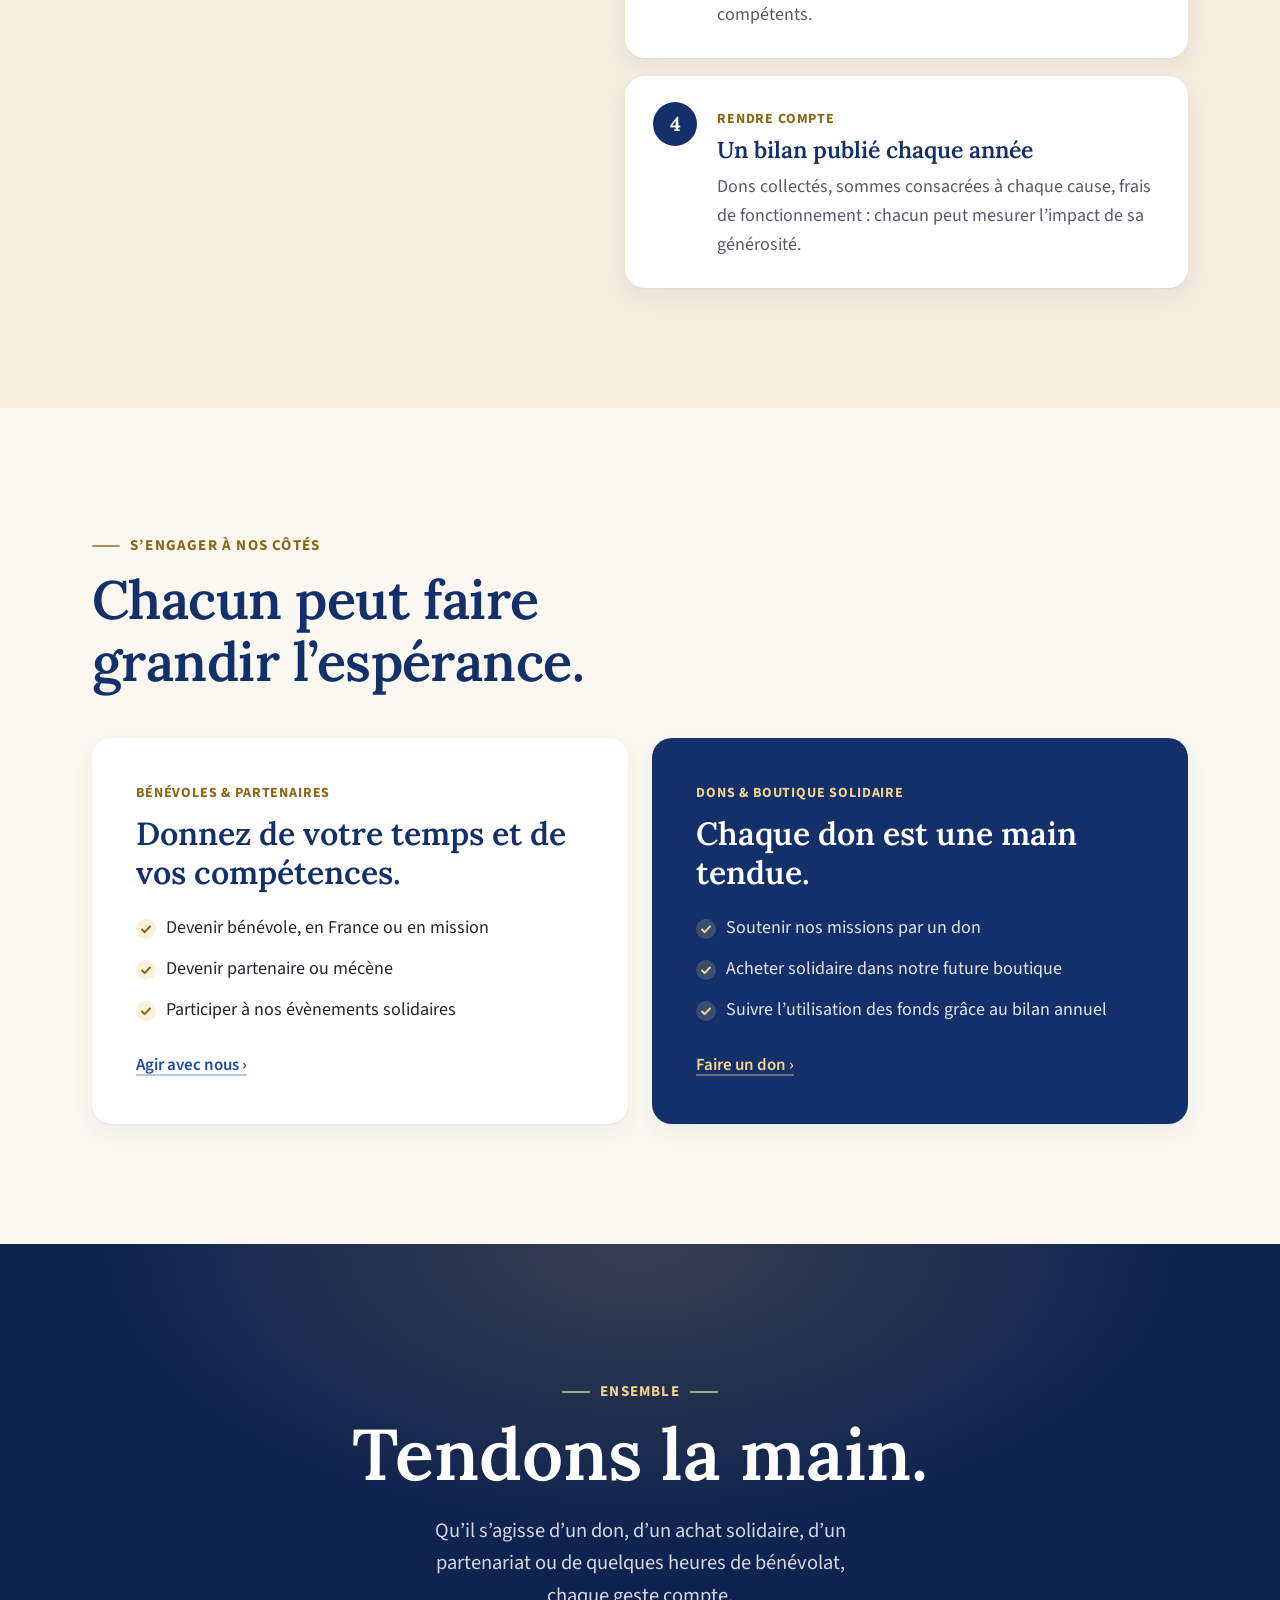
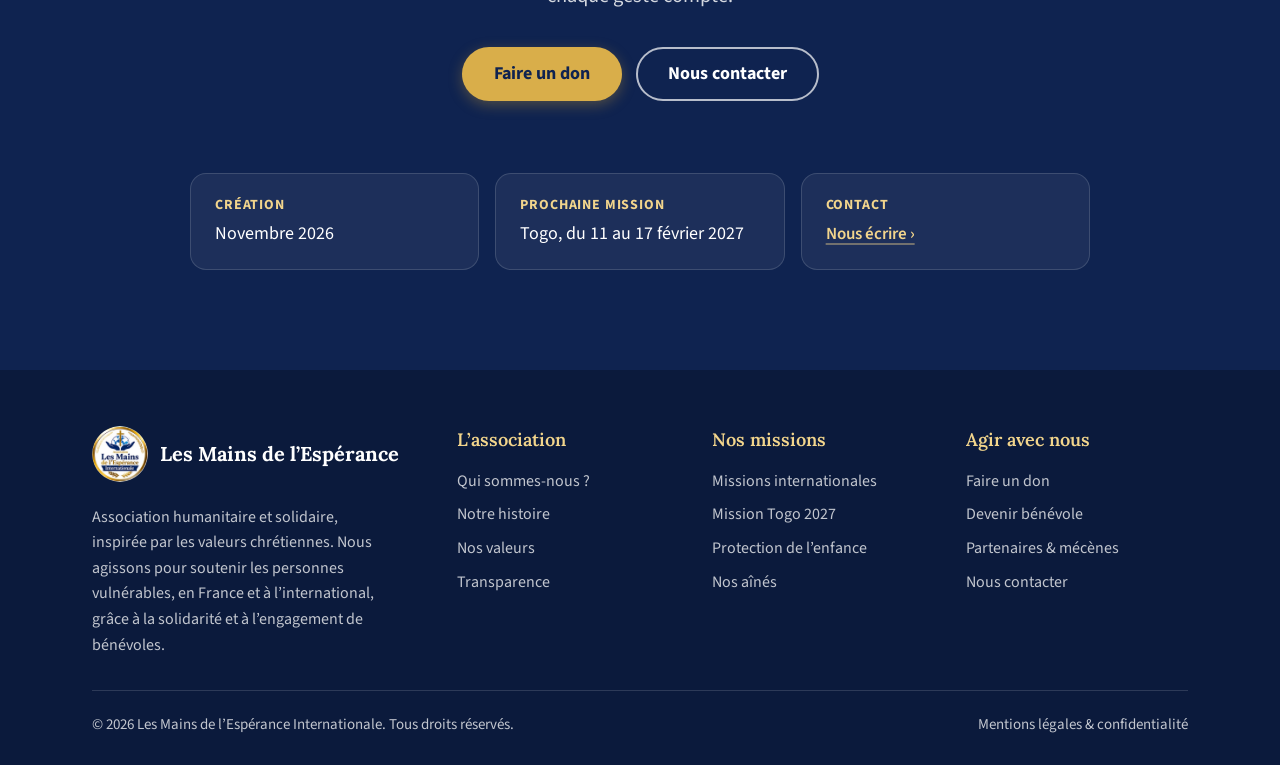
<file: v2/index.html>
<!doctype html>
<html lang="fr">
<head>
  <meta charset="utf-8">
  <meta name="robots" content="noindex">
  <meta name="viewport" content="width=device-width, initial-scale=1, viewport-fit=cover">
  <title>Les Mains de l’Espérance Internationale — Association humanitaire et solidaire</title>
  <meta name="description" content="Association humanitaire et solidaire inspirée par les valeurs chrétiennes : missions humanitaires internationales, protection de l’enfance et accompagnement des aînés. Prochaine mission : le Togo, en février 2027.">
  <meta name="theme-color" content="#14306b">
  <meta property="og:title" content="Les Mains de l’Espérance Internationale — Association humanitaire et solidaire">
  <meta property="og:description" content="Association humanitaire et solidaire inspirée par les valeurs chrétiennes : missions humanitaires internationales, protection de l’enfance et accompagnement des aînés. Prochaine mission : le Togo, en février 2027.">
  <meta property="og:type" content="website">
  <meta property="og:locale" content="fr_FR">
  <meta property="og:image" content="../img/og-image.jpg">
  <link rel="icon" type="image/png" href="../img/favicon.png">
  <link rel="apple-touch-icon" href="../img/apple-touch-icon.png">
  <link rel="preconnect" href="https://fonts.googleapis.com">
  <link rel="preconnect" href="https://fonts.gstatic.com" crossorigin>
  <link href="https://fonts.googleapis.com/css2?family=Lora:ital,wght@0,500;0,600;0,700;1,500&family=Source+Sans+3:wght@400;600;700&display=swap" rel="stylesheet">
  <link rel="stylesheet" href="css/style.css">
</head>
<body>

  <a class="skip" href="#contenu">Aller au contenu</a>

  <!-- Comparaison temporaire entre la version actuelle et la nouvelle version -->
  <div class="compare-bar">
    <p>Vous consultez la <strong>nouvelle version</strong> du site.</p>
    <a href="../index.html" class="compare-bar__link">‹ Revoir la version actuelle</a>
  </div>

  <!-- Bandeau d'annonce -->
  <div class="strip">
    <p><span class="new">Nouveau</span> Mission de reconnaissance au Togo du 11 au 17 février 2027. <a href="missions.html#togo" class="link">Découvrir le projet&nbsp;›</a></p>
  </div>

  <!-- En-tête -->
  <header class="gnav">
    <div class="gnav__inner">
      <a href="index.html" class="gnav__brand" aria-label="Les Mains de l’Espérance Internationale, accueil">
        <img src="../img/logo.webp" alt="" width="52" height="52">
        <span class="gnav__name">Les Mains de l’Espérance<small>Internationale</small></span>
      </a>
      <nav class="gnav__links" aria-label="Navigation principale">
        <a href="index.html" aria-current="page">Accueil</a>
        <a href="association.html">Qui sommes-nous&nbsp;?</a>
        <a href="missions.html">Nos missions</a>
        <a href="agir.html">Agir avec nous</a>
        <a href="contact.html">Contact</a>
      </nav>
      <a href="agir.html#don" class="pill pill--gold gnav__don">Faire un don</a>
      <button class="gnav__burger" aria-label="Ouvrir le menu" aria-expanded="false" aria-controls="menu-mobile"><span></span><span></span><span></span></button>
    </div>
    <nav class="gnav__mobile" id="menu-mobile" aria-label="Menu mobile">
      <a href="index.html" aria-current="page">Accueil</a>
      <a href="association.html">Qui sommes-nous&nbsp;?</a>
      <a href="missions.html">Nos missions</a>
      <a href="agir.html">Agir avec nous</a>
      <a href="contact.html">Contact</a>
      <a href="agir.html#don" class="pill pill--gold pill--lg">Faire un don</a>
    </nav>
  </header>

  <main id="top">
    <span id="contenu" tabindex="-1"></span>

    <!-- HERO -->
    <section class="hero hero--home" aria-label="Introduction">
      <div class="container hero__grid">
        <div class="hero__content">
          <p class="hero__label">Association humanitaire et solidaire</p>
          <h1 class="hero__title">Tendre la main à ceux qui en <em>ont besoin.</em></h1>
          <p class="hero__sub">Inspirés par les valeurs chrétiennes de solidarité, de partage et d’entraide, nous agissons en France et à l’international auprès des enfants, des aînés et des communautés les plus fragiles.</p>
          <div class="hero__cta">
            <a href="agir.html#don" class="pill pill--gold pill--lg">Faire un don</a>
            <a href="agir.html#benevole" class="pill pill--outline pill--lg">Devenir bénévole</a>
          </div>
          <ul class="hero__facts">
            <li><strong>3 priorités</strong>Missions, enfance, aînés</li>
            <li><strong>Février 2027</strong>Première mission au Togo</li>
            <li><strong>Bilan annuel</strong>Publié sur ce site</li>
          </ul>
        </div>
        <figure class="hero__photo">
          <img src="../img/distribution-repas.webp" srcset="../img/distribution-repas-800.webp 800w, ../img/distribution-repas.webp 1536w" sizes="(max-width: 833px) 100vw, 50vw" alt="Des bénévoles de l’association servent une soupe chaude à des personnes dans la rue" width="1536" height="1024">
          <figcaption class="hero__badge"><img src="../img/logo.webp" alt="" width="44" height="44"><span><strong>Ensemble,</strong> tendons la main.</span></figcaption>
        </figure>
      </div>
    </section>

    <!-- QUI SOMMES-NOUS -->
    <section class="manifesto" id="association" aria-label="Qui sommes-nous ?">
      <div class="container">
        <p class="eyebrow">Qui sommes-nous&nbsp;?</p>
        <p class="manifesto__text">
          Les Mains de l’Espérance Internationale est une association humanitaire et solidaire née d’une volonté simple&nbsp;: tendre la main à ceux qui en ont besoin.
        </p>
        <div class="manifesto__more">
          <p>Animés par des valeurs chrétiennes de solidarité, de partage et d’entraide, nous souhaitons agir aussi bien au niveau local qu’à l’international, à travers des projets humanitaires, sociaux et environnementaux.</p>
          <p>Notre ambition est de rassembler des bénévoles, des partenaires et des personnes de bonne volonté autour d’actions concrètes pour apporter aide, soutien et espérance.</p>
        </div>
        <a href="association.html" class="link link--lg">Découvrir notre histoire ›</a>
      </div>
    </section>

    <!-- ACTIONS ET MISSIONS -->
    <section class="pillars band-carbon" aria-label="Nos actions et missions">
      <div class="container">
        <header class="section-head reveal">
          <p class="eyebrow">Nos actions et missions</p>
          <h2 class="h-display">Ici.<br><span class="muted">Et au-delà des frontières.</span></h2>
        </header>

        <div class="pillars__grid">
          <article class="frame frame--image reveal-frame">
            <div class="frame__visual frame__visual--image">
              <img src="../img/embleme-famille.webp" srcset="../img/embleme-famille-700.webp 700w, ../img/embleme-famille.webp 1400w" sizes="(max-width: 833px) 100vw, 50vw" alt="Deux mains bleues protégeant une famille dorée" width="1400" height="933" loading="lazy">
            </div>
            <div class="frame__copy">
              <p class="product-label">Nos actions locales</p>
              <h3 class="h-frame">Protéger l’enfance. Accompagner nos aînés.</h3>
              <p class="frame__text">En France, nous souhaitons agir en priorité pour la protection et l’accompagnement des enfants victimes de pédocriminalité et d’abus sexuels, et venir en aide aux personnes âgées confrontées à la précarité, à la dépendance ou à l’isolement.</p>
              <a href="missions.html#enfance" class="link">En savoir plus ›</a>
            </div>
          </article>

          <article class="frame frame--image reveal-frame">
            <div class="frame__visual frame__visual--image">
              <img src="../img/embleme-globe.webp" srcset="../img/embleme-globe-700.webp 700w, ../img/embleme-globe.webp 1400w" sizes="(max-width: 833px) 100vw, 50vw" alt="Des mains bleues portant le globe et une église, survolés par un avion" width="1400" height="933" loading="lazy">
            </div>
            <div class="frame__copy">
              <p class="product-label">Missions internationales</p>
              <h3 class="h-frame">Bâtir, servir et transmettre l’espérance.</h3>
              <p class="frame__text">Construction et rénovation de bâtiments, amélioration des conditions de vie et accompagnement des communautés&nbsp;: chaque mission repose sur la solidarité, le partage et l’engagement de bénévoles.</p>
              <a href="missions.html#international" class="link">En savoir plus ›</a>
            </div>
          </article>
        </div>
      </div>
    </section>

    <!-- MISSIONS : défilement horizontal -->
    <section class="program" id="missions" aria-label="Nos missions humanitaires">
      <div class="program__pin">
        <header class="program__head container">
          <p class="eyebrow">Nos missions humanitaires</p>
          <h2 class="h-display">Bâtir, servir<br>et transmettre l’espérance.</h2>
        </header>
        <div class="program__track">
          <article class="course">
            <span class="course__num">01</span>
            <div>
              <p class="course__level">Construire &amp; rénover</p>
              <h3 class="course__title">Des églises pour les communautés</h3>
              <p class="course__text">Soutenir la construction et la rénovation de petites églises, en mobilisant des bénévoles et des artisans qualifiés.</p>
            </div>
          </article>
          <article class="course">
            <span class="course__num">02</span>
            <div>
              <p class="course__level">Accueillir</p>
              <h3 class="course__title">Orphelinats et structures d’accueil</h3>
              <p class="course__text">Rénover et aménager les lieux d’accueil pour offrir à chaque enfant davantage de sécurité, de dignité et d’espoir.</p>
            </div>
          </article>
          <article class="course">
            <span class="course__num">03</span>
            <div>
              <p class="course__level">Préserver la vie</p>
              <h3 class="course__title">L’accès à l’eau potable</h3>
              <p class="course__text">Puits, systèmes de filtration, infrastructures de traitement et de distribution&nbsp;: des projets menés avec les acteurs locaux.</p>
            </div>
          </article>
          <article class="course">
            <span class="course__num">04</span>
            <div>
              <p class="course__level">Février 2027</p>
              <h3 class="course__title">Mission de reconnaissance au Togo</h3>
              <p class="course__text">Du 11 au 17 février 2027, pour identifier les besoins sur le terrain et préparer de futures actions humanitaires.</p>
            </div>
          </article>
          <article class="course course--cta">
            <p class="product-label">Ensemble</p>
            <h3 class="course__title">Construisons l’espérance.</h3>
            <a href="missions.html" class="pill pill--gold">Découvrir nos missions</a>
          </article>
        </div>
        <div class="program__progress" aria-hidden="true"><i></i></div>
      </div>
    </section>

    <!-- PROJET TOGO -->
    <section class="togo band-carbon" id="togo" aria-label="Notre projet à venir : le Togo">
      <div class="container togo__grid">
        <figure class="togo__visual reveal-up">
          <img src="../img/embleme-togo.webp" srcset="../img/embleme-togo-700.webp 700w, ../img/embleme-togo.webp 1400w" sizes="(max-width: 833px) 100vw, 50vw" alt="Des mains tendues portant un calendrier, un casque de chantier, une maison et le drapeau du Togo" width="1400" height="933" loading="lazy">
        </figure>
        <div class="reveal">
          <p class="eyebrow eyebrow--gold"><svg class="flag" viewBox="0 0 81 50" aria-hidden="true"><rect y="0" width="81" height="10" fill="#006a4e"/><rect y="10" width="81" height="10" fill="#ffce00"/><rect y="20" width="81" height="10" fill="#006a4e"/><rect y="30" width="81" height="10" fill="#ffce00"/><rect y="40" width="81" height="10" fill="#006a4e"/><rect width="30" height="30" fill="#d21034"/><polygon fill="#fff" points="15.00,7.00 16.94,12.93 23.18,12.94 18.14,16.62 20.05,22.56 15.00,18.90 9.95,22.56 11.86,16.62 6.82,12.94 13.06,12.93"/></svg>Notre projet à venir</p>
          <h2 class="h-panel">Cap sur le Togo.<br><span class="muted">Février 2027.</span></h2>
          <p class="togo__lead">En 2027, notre association souhaite participer à une mission humanitaire au Togo, afin de contribuer à la rénovation de bâtiments et à l’amélioration des conditions d’accueil des enfants. Un projet fondé sur la solidarité, le partage et l’engagement de bénévoles.</p>
          <div class="countdown" data-countdown="2027-02-11" data-end="2027-02-17">
            <span class="countdown__num">J</span>
            <span class="countdown__label"><strong>Mission de reconnaissance</strong>au Togo</span>
          </div>
          <dl class="dates">
            <div><dt>Départ</dt><dd>11 février 2027<span>Identifier les besoins</span></dd></div>
            <div><dt>Retour</dt><dd>17 février 2027<span>Préparer les futurs travaux</span></dd></div>
          </dl>
          <div class="togo__actions">
            <a href="agir.html#don" class="pill pill--gold pill--lg">Soutenir la mission</a>
            <a href="missions.html#togo" class="link">Le projet en détail ›</a>
          </div>
        </div>
      </div>
    </section>

    <!-- ENGAGEMENTS : panneau + tuiles -->
    <section class="manage" id="engagements" aria-label="Nos engagements">
      <div class="container">
        <div class="panel">
          <header class="panel__head reveal">
            <p class="eyebrow">Nos engagements</p>
            <h2 class="h-panel">Transformer la générosité<br><span class="muted">en actions concrètes.</span></h2>
            <p class="panel__lead">Dons, actions bénévoles, événements solidaires et recettes de notre boutique associative&nbsp;: chaque ressource est mobilisée au service des personnes les plus vulnérables.</p>
          </header>

          <div class="tiles">
            <article class="tile">
              <svg class="tile__icon" viewBox="0 0 48 48" aria-hidden="true"><circle cx="17" cy="16" r="6"/><circle cx="33" cy="16" r="6"/><path d="M6 38c1-6 5-9 11-9s10 3 11 9M26 31c2-1.5 4-2 7-2 6 0 10 3 11 9"/></svg>
              <h3 class="tile__stat">Les bénévoles</h3>
              <p class="tile__text">Participer aux frais de transport, d’hébergement et de restauration de celles et ceux qui partent en mission.</p>
            </article>
            <article class="tile">
              <svg class="tile__icon" viewBox="0 0 48 48" aria-hidden="true"><circle cx="24" cy="24" r="17"/><path d="M7 24h34M24 7c5 5 7 11 7 17s-2 12-7 17M24 7c-5 5-7 11-7 17s2 12 7 17"/></svg>
              <h3 class="tile__stat">L’international</h3>
              <p class="tile__text">Églises, orphelinats, lieux d’accueil et accès à l’eau&nbsp;: des projets utiles et durables.</p>
            </article>
            <article class="tile">
              <svg class="tile__icon" viewBox="0 0 48 48" aria-hidden="true"><path d="M24 6l14 5v11c0 9-6 16-14 20-8-4-14-11-14-20V11z"/><path d="M24 30s-6-3.6-6-8a3.4 3.4 0 0 1 6-2.2A3.4 3.4 0 0 1 30 22c0 4.4-6 8-6 8z"/></svg>
              <h3 class="tile__stat">L’enfance</h3>
              <p class="tile__text">Soutenir les associations qui protègent les enfants victimes et les accompagnent jusqu’à la justice.</p>
            </article>
            <article class="tile">
              <svg class="tile__icon" viewBox="0 0 48 48" aria-hidden="true"><path d="M8 22L24 9l16 13"/><path d="M12 19v20h24V19"/><path d="M24 34s-5-3-5-6.6a2.8 2.8 0 0 1 5-1.8 2.8 2.8 0 0 1 5 1.8C29 31 24 34 24 34z"/></svg>
              <h3 class="tile__stat">Nos aînés</h3>
              <p class="tile__text">Lutter contre l’isolement, préserver la dignité et améliorer le quotidien des personnes âgées dépendantes.</p>
            </article>
            <article class="tile">
              <svg class="tile__icon" viewBox="0 0 48 48" aria-hidden="true"><path d="M8 24h32c0 9-7 15-16 15S8 33 8 24z"/><path d="M18 18c0-3 3-3 3-6M26 18c0-3 3-3 3-6"/><path d="M16 42h16"/></svg>
              <h3 class="tile__stat">Près de chez nous</h3>
              <p class="tile__text">Distribution de repas, actions d’entraide et événements solidaires pour les personnes en difficulté.</p>
            </article>
            <article class="tile">
              <svg class="tile__icon" viewBox="0 0 48 48" aria-hidden="true"><path d="M14 6h14l8 8v28H14z"/><path d="M28 6v8h8M19 35v-6M24 35V23M29 35v-9"/></svg>
              <h3 class="tile__stat">La transparence</h3>
              <p class="tile__text">Chaque année, un bilan de nos activités et de nos finances publié sur ce site.</p>
            </article>
          </div>
        </div>
      </div>
    </section>

    <!-- COMMENT NOUS AGISSONS -->
    <section class="method band-carbon" id="agir" aria-label="Comment nous agissons">
      <div class="container method__grid">
        <div class="method__sticky">
          <p class="eyebrow">Comment nous agissons</p>
          <h2 class="h-display">Un don.<br>Un geste.<br><span class="muted">Une main tendue.</span></h2>
          <div class="method__line" aria-hidden="true"><i></i></div>
        </div>
        <ol class="method__steps">
          <li class="step">
            <span class="step__num">Collecter</span>
            <h3 class="step__title">Réunir les moyens</h3>
            <p class="step__text">Dons, ventes de produits, événements et manifestations solidaires organisés tout au long de l’année.</p>
          </li>
          <li class="step">
            <span class="step__num">Soutenir</span>
            <h3 class="step__title">Permettre aux bénévoles de partir</h3>
            <p class="step__text">Un manque de moyens financiers ne devrait pas empêcher une personne volontaire d’apporter son aide là où elle est nécessaire.</p>
          </li>
          <li class="step">
            <span class="step__num">Agir</span>
            <h3 class="step__title">Sur le terrain, avec les acteurs locaux</h3>
            <p class="step__text">En France comme à l’international, en partenariat avec des associations spécialisées et des professionnels compétents.</p>
          </li>
          <li class="step">
            <span class="step__num">Rendre compte</span>
            <h3 class="step__title">Un bilan publié chaque année</h3>
            <p class="step__text">Dons collectés, sommes consacrées à chaque cause, frais de fonctionnement&nbsp;: chacun peut mesurer l’impact de sa générosité.</p>
          </li>
        </ol>
      </div>
    </section>

    <!-- S'ENGAGER : surface claire -->
    <section class="audience" aria-label="S’engager à nos côtés">
      <div class="container">
        <header class="section-head reveal">
          <p class="eyebrow eyebrow--dark">S’engager à nos côtés</p>
          <h2 class="h-display">Chacun peut faire<br>grandir l’espérance.</h2>
        </header>
        <div class="audience__grid">
          <article class="pale-card reveal-card">
            <p class="pale-card__label">Bénévoles &amp; partenaires</p>
            <h3 class="pale-card__title">Donnez de votre temps et de vos compétences.</h3>
            <ul class="pale-card__list">
              <li>Devenir bénévole, en France ou en mission</li>
              <li>Devenir partenaire ou mécène</li>
              <li>Participer à nos évènements solidaires</li>
            </ul>
            <a href="agir.html" class="link link--cobalt">Agir avec nous ›</a>
          </article>
          <article class="pale-card pale-card--dark reveal-card">
            <p class="pale-card__label">Dons &amp; boutique solidaire</p>
            <h3 class="pale-card__title">Chaque don est une main tendue.</h3>
            <ul class="pale-card__list">
              <li>Soutenir nos missions par un don</li>
              <li>Acheter solidaire dans notre future boutique</li>
              <li>Suivre l’utilisation des fonds grâce au bilan annuel</li>
            </ul>
            <a href="agir.html#don" class="link">Faire un don ›</a>
          </article>
        </div>
      </div>
    </section>

    <!-- CTA -->
    <section class="cta" aria-label="Nous rejoindre">
      <div class="cta__glow" aria-hidden="true"></div>
      <div class="container cta__inner">
        <p class="eyebrow">Ensemble</p>
        <h2 class="cta__title">Tendons la main.</h2>
        <p class="cta__sub">Qu’il s’agisse d’un don, d’un achat solidaire, d’un partenariat ou de quelques heures de bénévolat, chaque geste compte.</p>
        <div class="cta__actions">
          <a href="agir.html#don" class="pill pill--gold pill--lg">Faire un don</a>
          <a href="contact.html" class="pill pill--outline pill--lg">Nous contacter</a>
        </div>
        <dl class="contact-grid">
          <div><dt>Création</dt><dd>Novembre 2026</dd></div>
          <div><dt>Prochaine mission</dt><dd>Togo, du 11 au 17 février 2027</dd></div>
          <div><dt>Contact</dt><dd><a href="contact.html" class="link">Nous écrire ›</a></dd></div>
        </dl>
      </div>
    </section>
  </main>

  <footer class="footer">
    <div class="container">
      <div class="footer__cols">
        <div>
          <a href="index.html" class="footer__brand"><img src="../img/logo.webp" alt="" width="44" height="44">Les Mains de l’Espérance</a>
          <p class="footer__about">Association humanitaire et solidaire, inspirée par les valeurs chrétiennes. Nous agissons pour soutenir les personnes vulnérables, en France et à l’international, grâce à la solidarité et à l’engagement de bénévoles.</p>
        </div>
        <div>
          <h3>L’association</h3>
          <ul>
            <li><a href="association.html">Qui sommes-nous&nbsp;?</a></li>
            <li><a href="association.html#histoire">Notre histoire</a></li>
            <li><a href="association.html#valeurs">Nos valeurs</a></li>
            <li><a href="association.html#transparence">Transparence</a></li>
          </ul>
        </div>
        <div>
          <h3>Nos missions</h3>
          <ul>
            <li><a href="missions.html#international">Missions internationales</a></li>
            <li><a href="missions.html#togo">Mission Togo 2027</a></li>
            <li><a href="missions.html#enfance">Protection de l’enfance</a></li>
            <li><a href="missions.html#aines">Nos aînés</a></li>
          </ul>
        </div>
        <div>
          <h3>Agir avec nous</h3>
          <ul>
            <li><a href="agir.html#don">Faire un don</a></li>
            <li><a href="agir.html#benevole">Devenir bénévole</a></li>
            <li><a href="agir.html#partenaires">Partenaires &amp; mécènes</a></li>
            <li><a href="contact.html">Nous contacter</a></li>
          </ul>
        </div>
      </div>
      <div class="footer__bottom">
        <p>© <span data-year>2026</span> Les Mains de l’Espérance Internationale. Tous droits réservés.</p>
        <a href="mentions-legales.html">Mentions légales &amp; confidentialité</a>
      </div>
    </div>
  </footer>

  <script src="js/main.js"></script>

</body>
</html>
</file>
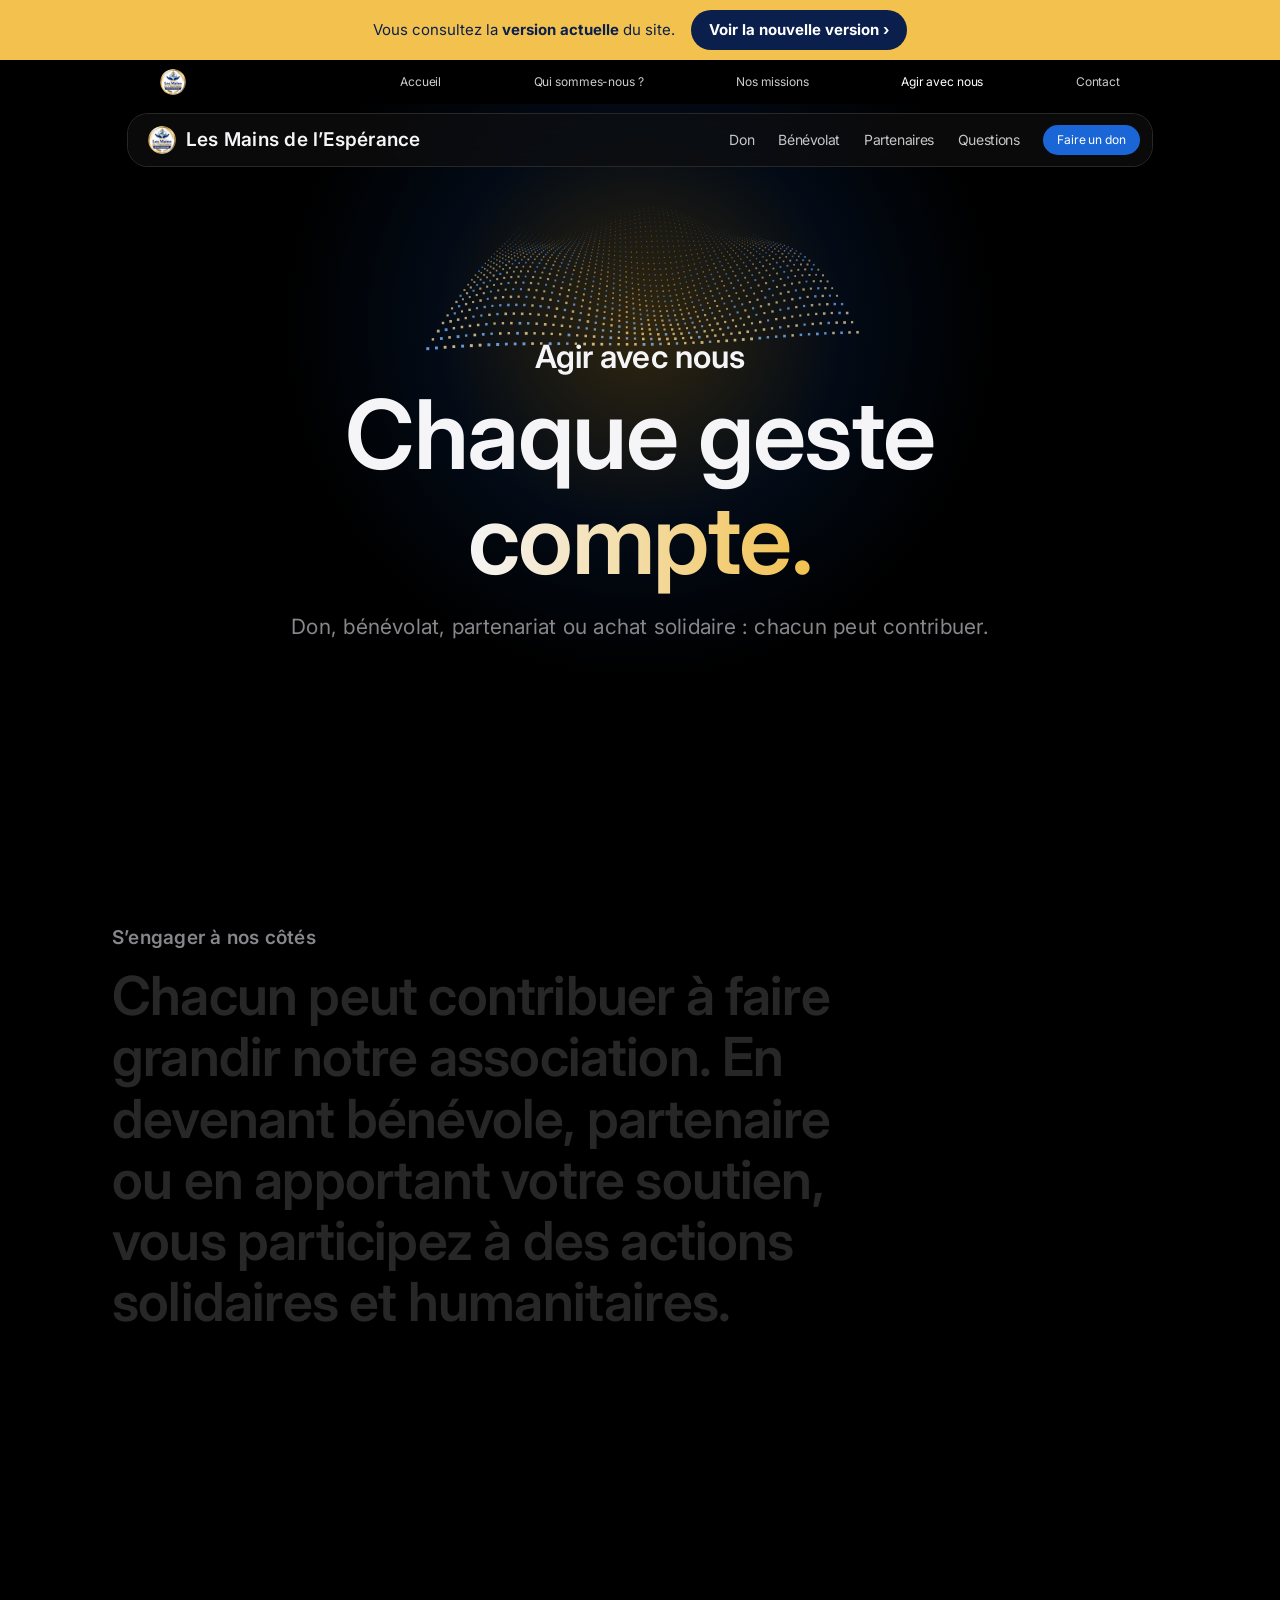
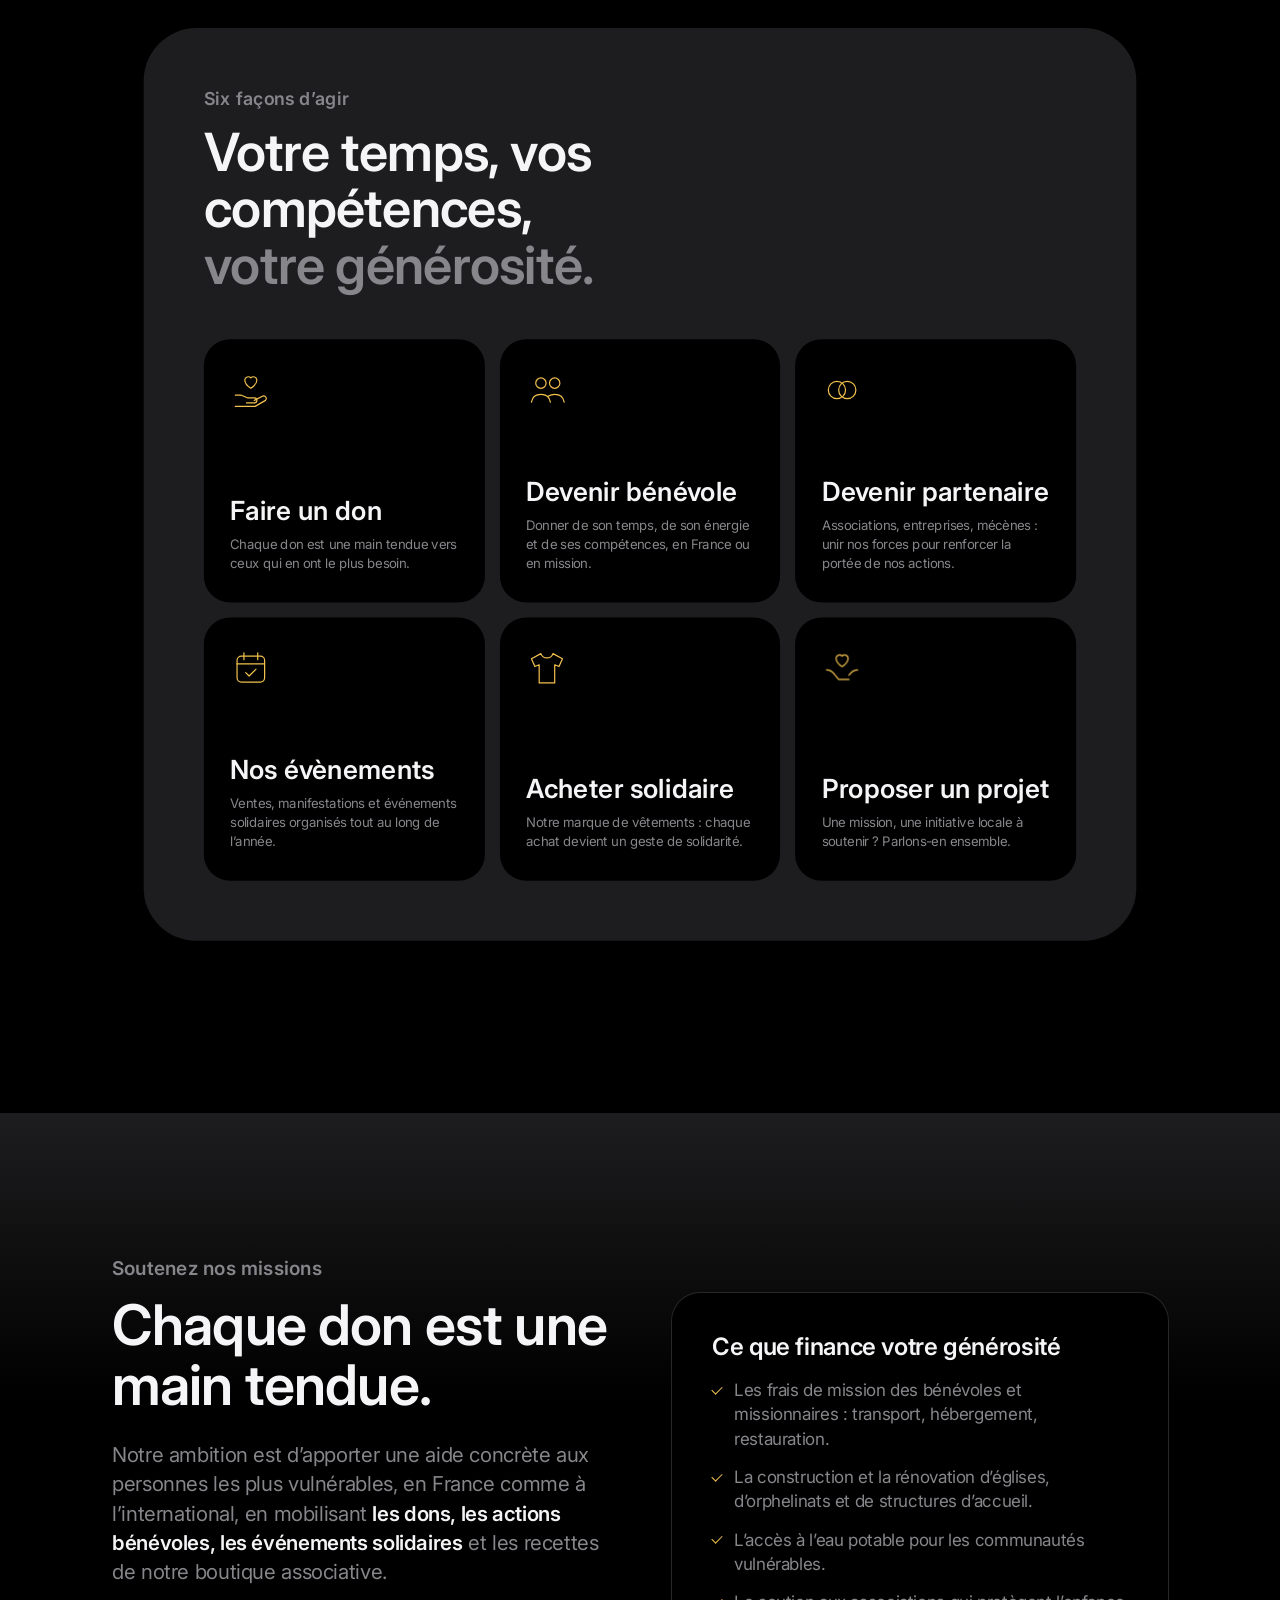
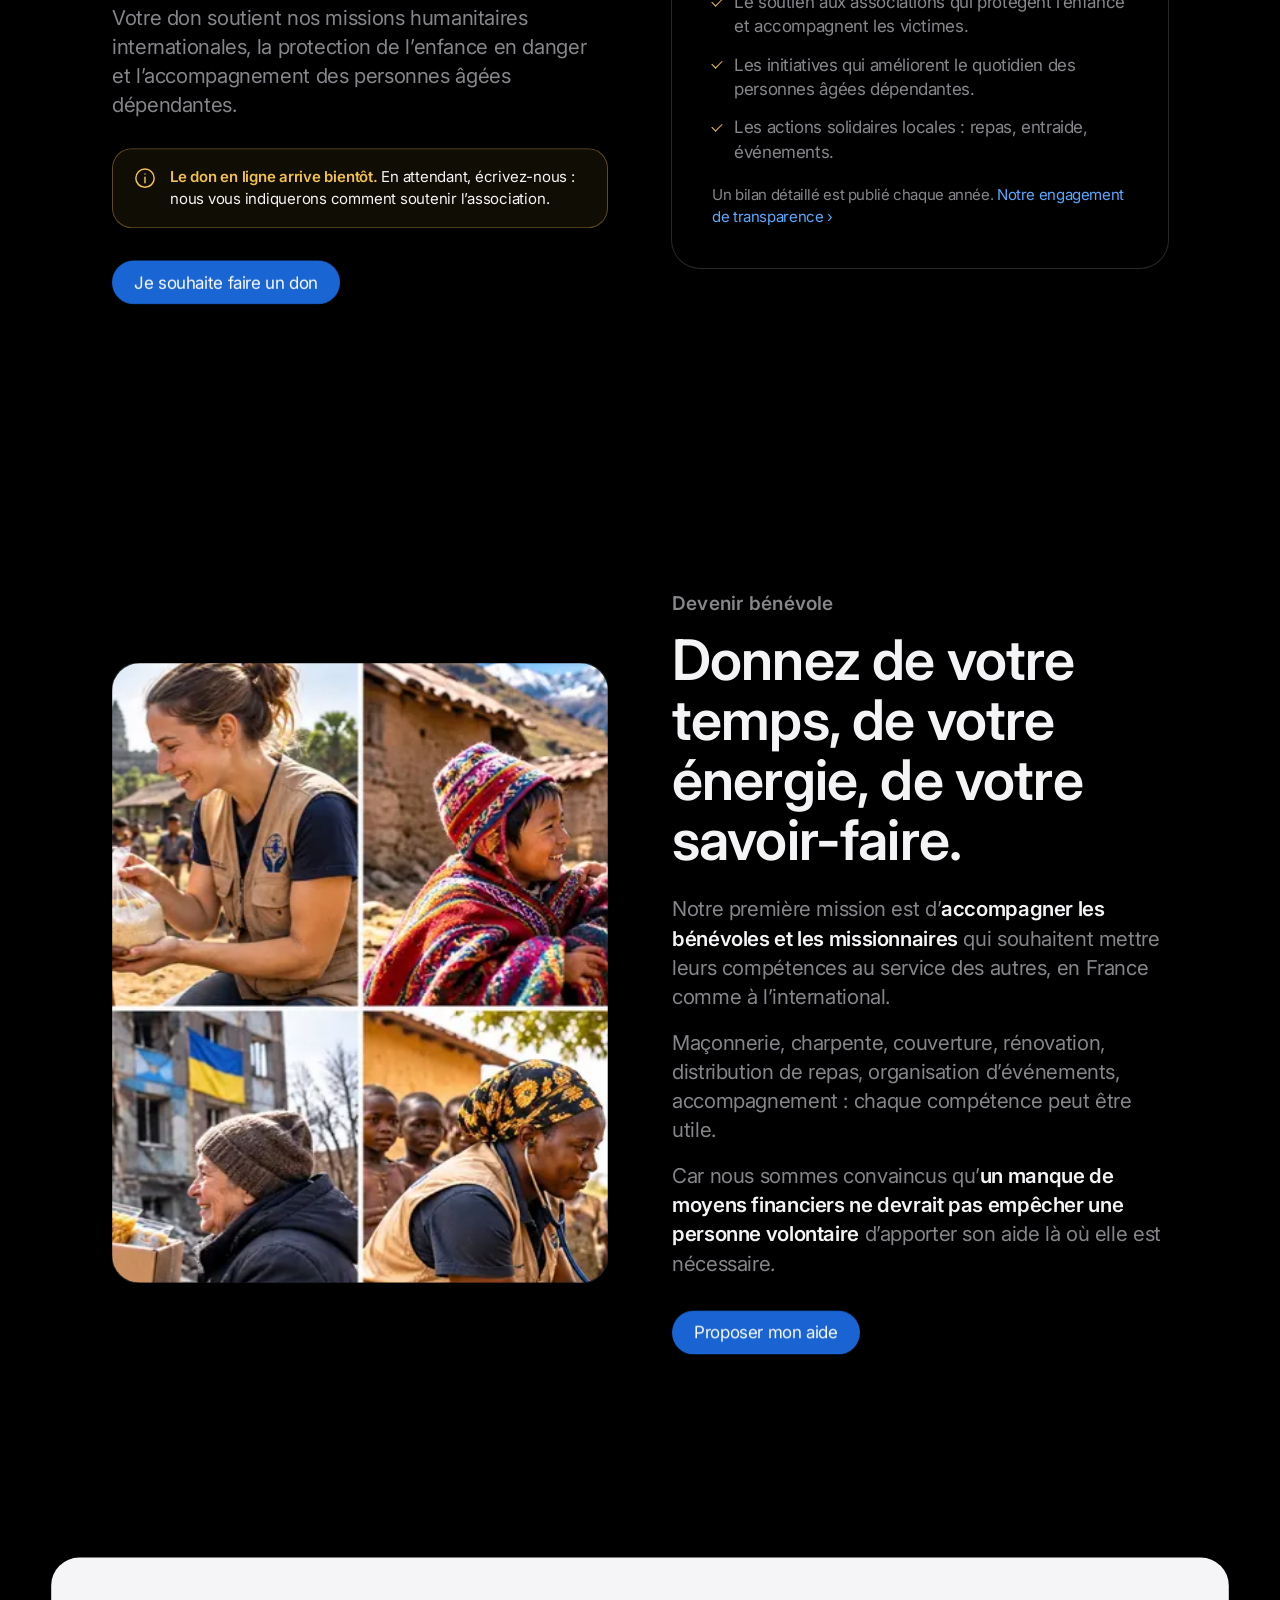
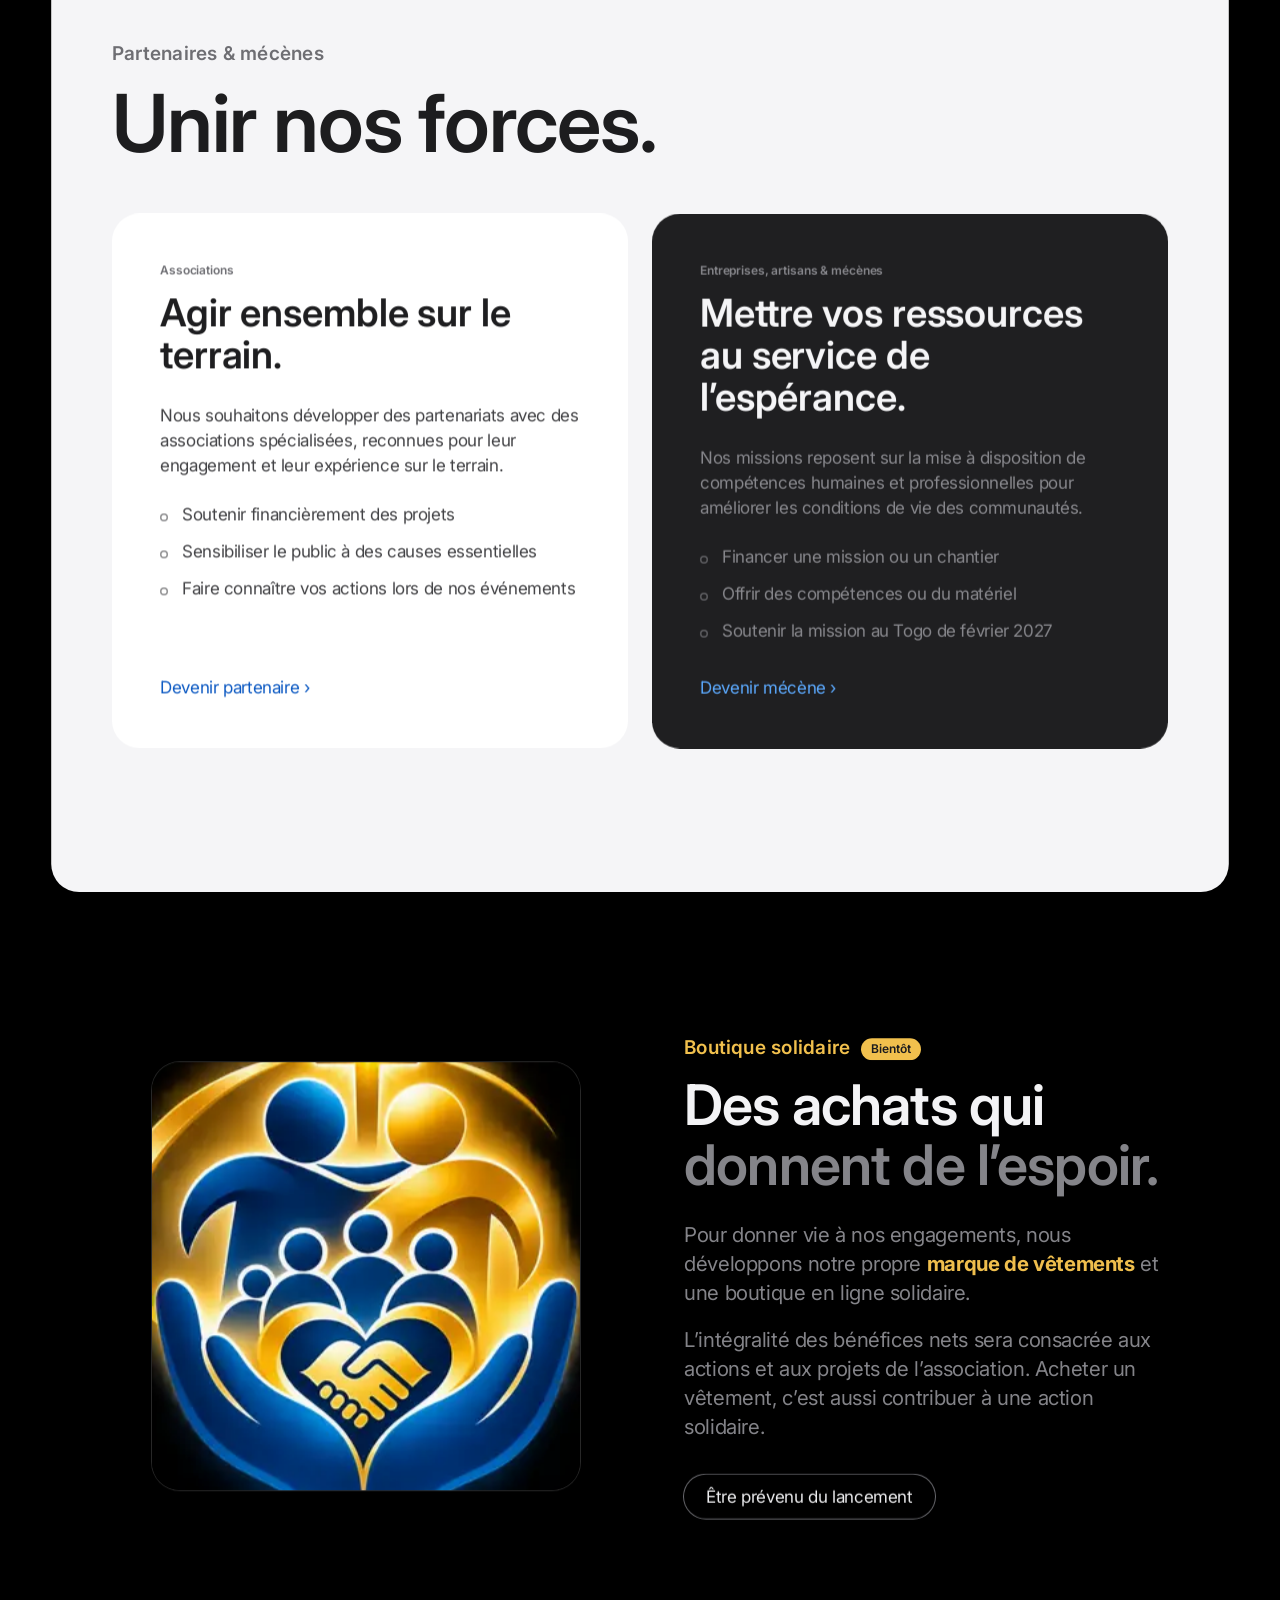
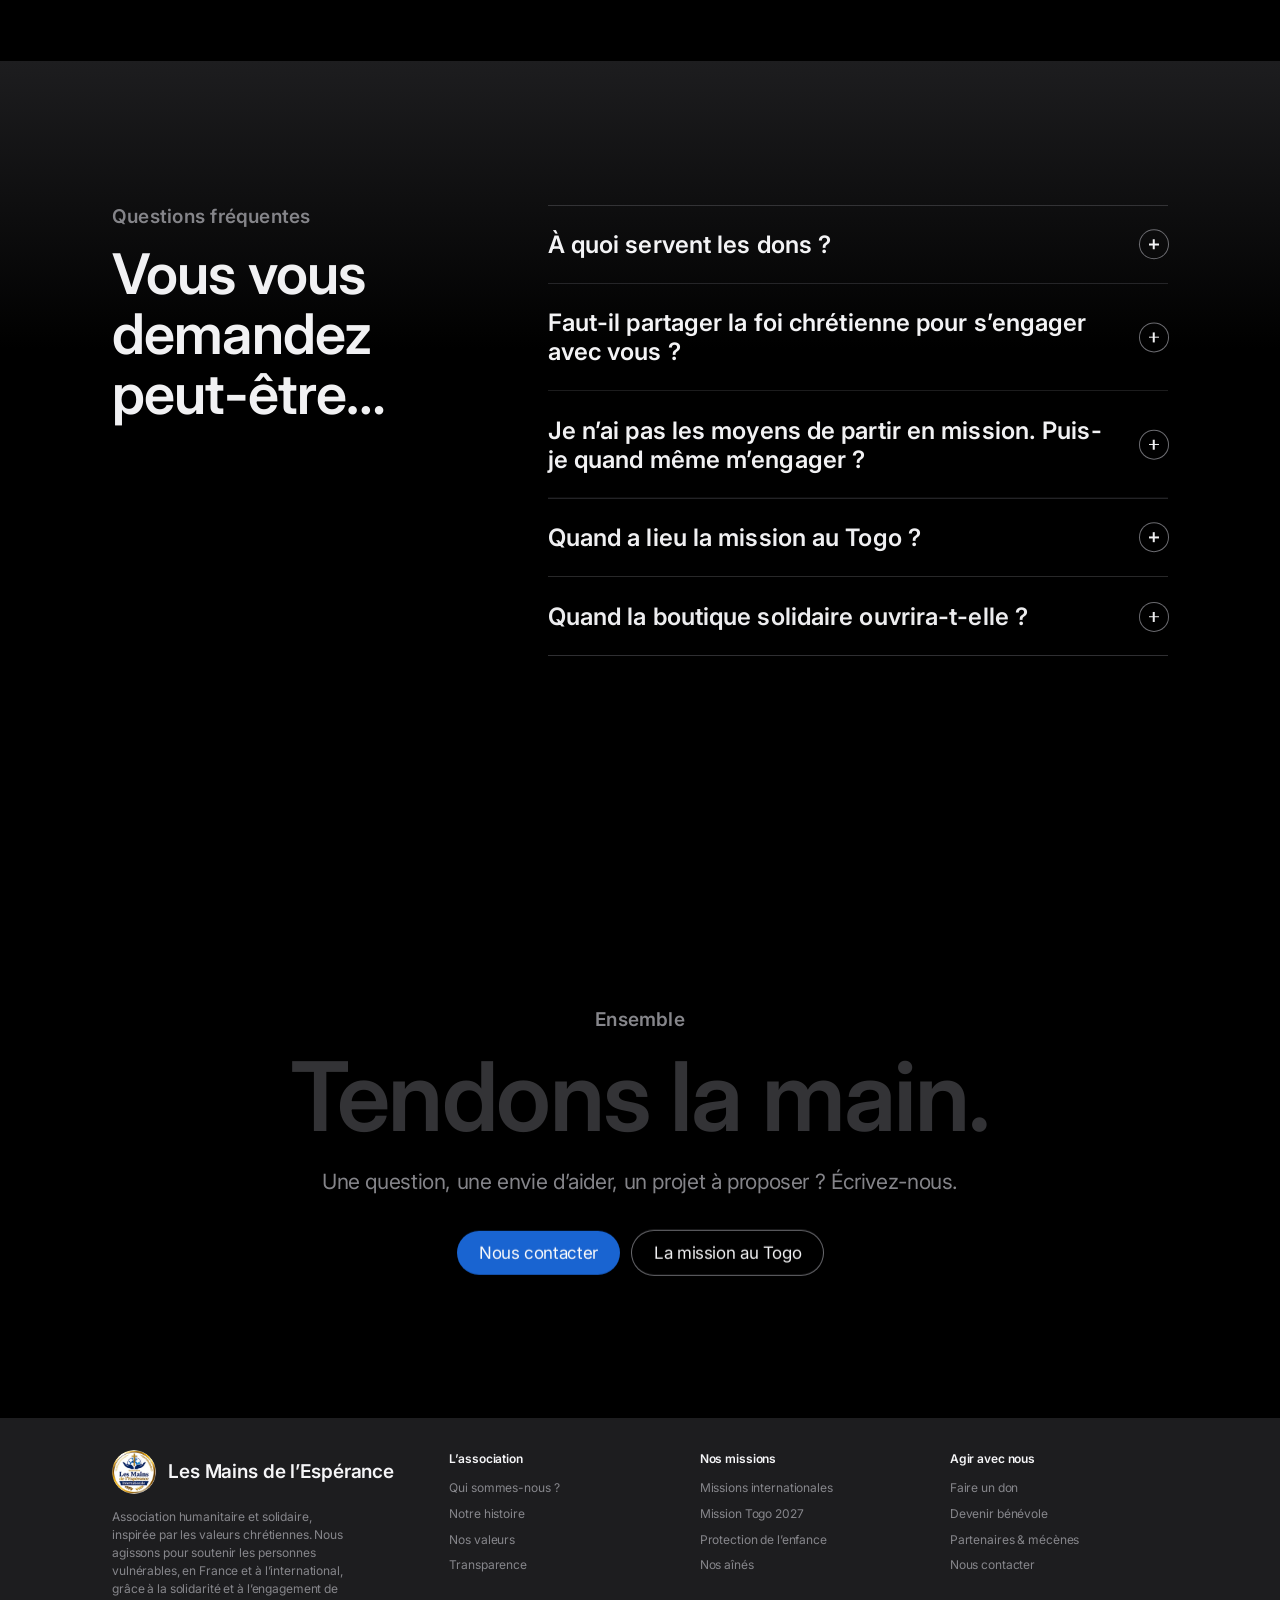
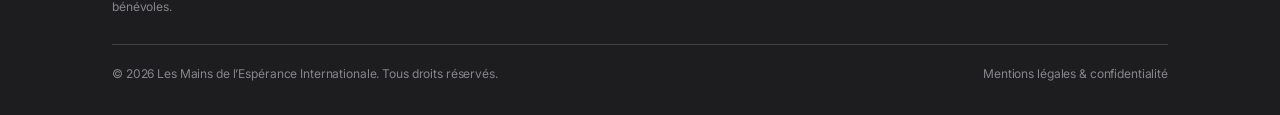
<file: agir.html>
<!doctype html>
<html lang="fr">
<head>
  <meta charset="utf-8">
  <meta name="viewport" content="width=device-width, initial-scale=1, viewport-fit=cover">
  <title>Agir avec nous — Les Mains de l’Espérance Internationale</title>
  <meta name="description" content="Faire un don, devenir bénévole, partenaire ou mécène, acheter solidaire : découvrez comment soutenir Les Mains de l’Espérance Internationale.">
  <meta name="theme-color" content="#000000">
  <meta property="og:title" content="Agir avec nous — Les Mains de l’Espérance Internationale">
  <meta property="og:description" content="Faire un don, devenir bénévole, partenaire ou mécène, acheter solidaire : découvrez comment soutenir Les Mains de l’Espérance Internationale.">
  <meta property="og:type" content="website">
  <meta property="og:locale" content="fr_FR">
  <meta property="og:image" content="img/og-image.jpg">
  <link rel="icon" type="image/png" href="img/favicon.png">
  <link rel="apple-touch-icon" href="img/apple-touch-icon.png">
  <link rel="preconnect" href="https://fonts.googleapis.com">
  <link rel="preconnect" href="https://fonts.gstatic.com" crossorigin>
  <link href="https://fonts.googleapis.com/css2?family=Inter:wght@400;500;600&display=swap" rel="stylesheet">
  <link rel="stylesheet" href="css/style.css">
</head>
<body>

  <a class="skip" href="#contenu">Aller au contenu</a>

  <!-- Comparaison temporaire entre la version actuelle et la nouvelle version -->
  <div class="compare-bar">
    <p>Vous consultez la <strong>version actuelle</strong> du site.</p>
    <a href="v2/agir.html" class="compare-bar__link">Voir la nouvelle version ›</a>
  </div>

  <!-- Navigation globale -->
  <header class="gnav">
    <div class="gnav__inner">
      <a href="index.html" class="gnav__logo" aria-label="Les Mains de l’Espérance Internationale, accueil">
        <img src="img/logo.webp" alt="" width="26" height="26">
      </a>
      <nav class="gnav__links" aria-label="Navigation principale">
        <a href="index.html">Accueil</a>
        <a href="association.html">Qui sommes-nous&nbsp;?</a>
        <a href="missions.html">Nos missions</a>
        <a href="agir.html" aria-current="page">Agir avec nous</a>
        <a href="contact.html">Contact</a>
      </nav>
      <button class="gnav__burger" aria-label="Ouvrir le menu" aria-expanded="false" aria-controls="menu-mobile"><span></span><span></span></button>
    </div>
    <nav class="gnav__mobile" id="menu-mobile" aria-label="Menu mobile">
        <a href="index.html">Accueil</a>
        <a href="association.html">Qui sommes-nous&nbsp;?</a>
        <a href="missions.html">Nos missions</a>
        <a href="agir.html" aria-current="page">Agir avec nous</a>
        <a href="contact.html">Contact</a>
    </nav>
  </header>

  <!-- Navigation locale -->
  <div class="lnav-wrap">
    <div class="lnav">
      <a href="#top" class="lnav__name"><img src="img/logo.webp" alt="" width="28" height="28"><span><span class="opt">Les </span>Mains de l’Espérance</span></a>
      <div class="lnav__right">
        <a href="#don" class="lnav__link">Don</a>
        <a href="#benevole" class="lnav__link">Bénévolat</a>
        <a href="#partenaires" class="lnav__link">Partenaires</a>
        <a href="#faq" class="lnav__link">Questions</a>
        <a href="#don" class="pill pill--blue magnetic">Faire un don</a>
        <button class="lnav__burger" type="button" aria-label="Ouvrir le menu" aria-controls="menu-mobile"><span></span><span></span></button>
      </div>
    </div>
  </div>

  <main id="top">
    <span id="contenu" tabindex="-1"></span>

    <!-- HERO -->
    <section class="hero hero--page hero--short" aria-label="Introduction">
      <div class="hero__stage">
        <canvas class="hero__canvas" data-shape="wave" data-y="0.36" aria-hidden="true"></canvas>
        <div class="hero__halo" aria-hidden="true"></div>
      </div>
      <div class="hero__content">
        <p class="hero__label"><span class="mask"><span>Agir avec nous</span></span></p>
        <h1 class="hero__title">
          <span class="mask"><span>Chaque geste</span></span>
          <span class="mask"><span><em>compte.</em></span></span>
        </h1>
        <p class="hero__sub"><span class="mask"><span>Don, bénévolat, partenariat ou achat solidaire&nbsp;: chacun peut contribuer.</span></span></p>
      </div>
    </section>

    <!-- INTRODUCTION -->
    <section class="manifesto" aria-label="S’engager à nos côtés">
      <div class="container">
        <p class="eyebrow">S’engager à nos côtés</p>
        <p class="manifesto__text" data-split>
          Chacun peut contribuer à faire grandir notre association. En devenant bénévole, partenaire ou en apportant votre soutien, vous participez à des actions solidaires et humanitaires.
        </p>
      </div>
    </section>

    <!-- LES FAÇONS D'AGIR -->
    <section class="manage" id="facons" aria-label="Les façons d’agir">
      <div class="container">
        <div class="panel">
          <header class="panel__head reveal">
            <p class="eyebrow">Six façons d’agir</p>
            <h2 class="h-panel">Votre temps, vos compétences,<br><span class="muted">votre générosité.</span></h2>
          </header>
          <div class="tiles">
            <a class="tile" href="#don">
              <svg class="tile__icon" viewBox="0 0 48 48" aria-hidden="true"><path d="M24 22s-7-4.4-7-9.6A4 4 0 0 1 24 10a4 4 0 0 1 7 2.4c0 5.2-7 9.6-7 9.6z"/><path d="M6 30h7l7 3h8a3 3 0 0 1 0 6H19"/><path d="M28 36l10-5a3 3 0 0 1 3 5l-12 7H6"/></svg>
              <h3 class="tile__stat">Faire un don</h3>
              <p class="tile__text">Chaque don est une main tendue vers ceux qui en ont le plus besoin.</p>
            </a>
            <a class="tile" href="#benevole">
              <svg class="tile__icon" viewBox="0 0 48 48" aria-hidden="true"><circle cx="17" cy="16" r="6"/><circle cx="33" cy="16" r="6"/><path d="M6 38c1-6 5-9 11-9s10 3 11 9M26 31c2-1.5 4-2 7-2 6 0 10 3 11 9"/></svg>
              <h3 class="tile__stat">Devenir bénévole</h3>
              <p class="tile__text">Donner de son temps, de son énergie et de ses compétences, en France ou en mission.</p>
            </a>
            <a class="tile" href="#partenaires">
              <svg class="tile__icon" viewBox="0 0 48 48" aria-hidden="true"><circle cx="18" cy="24" r="10"/><circle cx="30" cy="24" r="10"/></svg>
              <h3 class="tile__stat">Devenir partenaire</h3>
              <p class="tile__text">Associations, entreprises, mécènes&nbsp;: unir nos forces pour renforcer la portée de nos actions.</p>
            </a>
            <a class="tile" href="contact.html?sujet=evenement">
              <svg class="tile__icon" viewBox="0 0 48 48" aria-hidden="true"><rect x="8" y="10" width="32" height="30" rx="5"/><path d="M8 19h32M16 6v8M32 6v8M18 29l4 4 8-8"/></svg>
              <h3 class="tile__stat">Nos évènements</h3>
              <p class="tile__text">Ventes, manifestations et événements solidaires organisés tout au long de l’année.</p>
            </a>
            <a class="tile" href="#boutique">
              <svg class="tile__icon" viewBox="0 0 48 48" aria-hidden="true"><path d="M17 7l-11 6 4 9 5-2v21h18V20l5 2 4-9-11-6c-1 3-3.5 5-7 5s-6-2-7-5z"/></svg>
              <h3 class="tile__stat">Acheter solidaire</h3>
              <p class="tile__text">Notre marque de vêtements&nbsp;: chaque achat devient un geste de solidarité.</p>
            </a>
            <a class="tile" href="contact.html?sujet=projet">
              <svg class="tile__icon" viewBox="0 0 48 48" aria-hidden="true"><path d="M6 26c4 0 7 2 10 6l4 5h12"/><path d="M42 26c-4 0-7 2-10 6"/><path d="M24 22s-7-4.4-7-9.6A4 4 0 0 1 24 10a4 4 0 0 1 7 2.4c0 5.2-7 9.6-7 9.6z"/></svg>
              <h3 class="tile__stat">Proposer un projet</h3>
              <p class="tile__text">Une mission, une initiative locale à soutenir&nbsp;? Parlons-en ensemble.</p>
            </a>
          </div>
        </div>
      </div>
    </section>

    <!-- DON -->
    <section class="split band-carbon" id="don" aria-label="Faire un don">
      <div class="container split__grid">
        <div class="split__text reveal">
          <p class="eyebrow">Soutenez nos missions</p>
          <h2 class="h-panel">Chaque don est une main tendue.</h2>
          <p class="body-lg" style="margin-top:24px">Notre ambition est d’apporter une aide concrète aux personnes les plus vulnérables, en France comme à l’international, en mobilisant <strong>les dons, les actions bénévoles, les événements solidaires</strong> et les recettes de notre boutique associative.</p>
          <p class="body-lg">Votre don soutient nos missions humanitaires internationales, la protection de l’enfance en danger et l’accompagnement des personnes âgées dépendantes.</p>
          <div class="notice">
            <svg viewBox="0 0 24 24" aria-hidden="true"><circle cx="12" cy="12" r="10"/><path d="M12 11v6M12 7.5v.01"/></svg>
            <p><strong>Le don en ligne arrive bientôt.</strong> En attendant, écrivez-nous&nbsp;: nous vous indiquerons comment soutenir l’association.</p>
          </div>
          <a href="contact.html?sujet=don" class="pill pill--blue pill--lg magnetic">Je souhaite faire un don</a>
        </div>
        <div class="check-card reveal-up">
          <h3>Ce que finance votre générosité</h3>
          <ul class="check-list">
            <li>Les frais de mission des bénévoles et missionnaires&nbsp;: transport, hébergement, restauration.</li>
            <li>La construction et la rénovation d’églises, d’orphelinats et de structures d’accueil.</li>
            <li>L’accès à l’eau potable pour les communautés vulnérables.</li>
            <li>Le soutien aux associations qui protègent l’enfance et accompagnent les victimes.</li>
            <li>Les initiatives qui améliorent le quotidien des personnes âgées dépendantes.</li>
            <li>Les actions solidaires locales&nbsp;: repas, entraide, événements.</li>
          </ul>
          <p class="body-lg" style="margin-top:20px;font-size:15px;color:var(--color-ash)">Un bilan détaillé est publié chaque année. <a href="association.html#transparence" class="link" style="font-size:15px">Notre engagement de transparence ›</a></p>
        </div>
      </div>
    </section>

    <!-- BÉNÉVOLAT -->
    <section class="split split--reverse" id="benevole" aria-label="Devenir bénévole">
      <div class="container split__grid">
        <div class="split__text reveal">
          <p class="eyebrow">Devenir bénévole</p>
          <h2 class="h-panel">Donnez de votre temps, de votre énergie, de votre savoir-faire.</h2>
          <p class="body-lg" style="margin-top:24px">Notre première mission est d’<strong>accompagner les bénévoles et les missionnaires</strong> qui souhaitent mettre leurs compétences au service des autres, en France comme à l’international.</p>
          <p class="body-lg">Maçonnerie, charpente, couverture, rénovation, distribution de repas, organisation d’événements, accompagnement&nbsp;: chaque compétence peut être utile.</p>
          <p class="body-lg">Car nous sommes convaincus qu’<strong>un manque de moyens financiers ne devrait pas empêcher une personne volontaire</strong> d’apporter son aide là où elle est nécessaire.</p>
          <a href="contact.html?sujet=benevolat" class="pill pill--blue pill--lg magnetic">Proposer mon aide</a>
        </div>
        <figure class="photo reveal-photo">
          <img class="parallax" data-speed="-0.05" src="img/quatre-scenes.webp" srcset="img/quatre-scenes-800.webp 800w, img/quatre-scenes.webp 1536w" sizes="(max-width: 833px) 100vw, 50vw" alt="Quatre scènes de bénévoles de l’association aidant des familles à travers le monde" width="1536" height="1024" loading="lazy">
        </figure>
      </div>
    </section>

    <!-- PARTENAIRES : surface claire -->
    <section class="audience" id="partenaires" aria-label="Partenaires et mécènes">
      <div class="container">
        <header class="section-head reveal">
          <p class="eyebrow eyebrow--dark">Partenaires &amp; mécènes</p>
          <h2 class="h-display">Unir nos forces.</h2>
        </header>
        <div class="audience__grid">
          <article class="pale-card reveal-card">
            <p class="pale-card__label">Associations</p>
            <h3 class="pale-card__title">Agir ensemble sur le terrain.</h3>
            <p class="pale-card__text">Nous souhaitons développer des partenariats avec des associations spécialisées, reconnues pour leur engagement et leur expérience sur le terrain.</p>
            <ul class="pale-card__list">
              <li>Soutenir financièrement des projets</li>
              <li>Sensibiliser le public à des causes essentielles</li>
              <li>Faire connaître vos actions lors de nos événements</li>
            </ul>
            <a href="contact.html?sujet=partenariat" class="link link--cobalt">Devenir partenaire ›</a>
          </article>
          <article class="pale-card pale-card--dark reveal-card">
            <p class="pale-card__label">Entreprises, artisans &amp; mécènes</p>
            <h3 class="pale-card__title">Mettre vos ressources au service de l’espérance.</h3>
            <p class="pale-card__text">Nos missions reposent sur la mise à disposition de compétences humaines et professionnelles pour améliorer les conditions de vie des communautés.</p>
            <ul class="pale-card__list">
              <li>Financer une mission ou un chantier</li>
              <li>Offrir des compétences ou du matériel</li>
              <li>Soutenir la mission au Togo de février 2027</li>
            </ul>
            <a href="contact.html?sujet=partenariat" class="link">Devenir mécène ›</a>
          </article>
        </div>
      </div>
    </section>

    <!-- BOUTIQUE -->
    <section class="togo" id="boutique" aria-label="Boutique solidaire">
      <div class="container togo__grid">
        <figure class="togo__visual reveal-up">
          <img src="img/embleme-solidarite.webp" srcset="img/embleme-solidarite-700.webp 700w, img/embleme-solidarite.webp 1400w" sizes="(max-width: 833px) 100vw, 50vw" alt="Emblème doré : une famille réunie dans des mains bleues, sous une croix" width="1400" height="933" loading="lazy">
        </figure>
        <div class="reveal">
          <p class="eyebrow eyebrow--gold">Boutique solidaire <span class="soon">Bientôt</span></p>
          <h2 class="h-panel">Des achats qui<br><span class="muted">donnent de l’espoir.</span></h2>
          <p class="togo__lead">Pour donner vie à nos engagements, nous développons notre propre <strong class="gold">marque de vêtements</strong> et une boutique en ligne solidaire.</p>
          <p class="togo__lead">L’intégralité des bénéfices nets sera consacrée aux actions et aux projets de l’association. Acheter un vêtement, c’est aussi contribuer à une action solidaire.</p>
          <div class="togo__actions" style="margin-top:32px">
            <a href="contact.html?sujet=boutique" class="pill pill--outline pill--lg magnetic">Être prévenu du lancement</a>
          </div>
        </div>
      </div>
    </section>

    <!-- FAQ -->
    <section class="faq band-carbon" id="faq" aria-label="Questions fréquentes">
      <div class="container faq__grid">
        <header class="reveal">
          <p class="eyebrow">Questions fréquentes</p>
          <h2 class="h-panel">Vous vous demandez peut-être…</h2>
        </header>
        <div class="faq__list reveal-stagger">
          <div class="faq__item">
            <button class="faq__q" aria-expanded="false">À quoi servent les dons&nbsp;?<span class="faq__icon" aria-hidden="true"></span></button>
            <div class="faq__a"><p>Ils financent nos trois grandes priorités&nbsp;: les missions humanitaires internationales (dont la participation aux frais de mission des bénévoles), la protection de l’enfance en danger et l’accompagnement des personnes âgées dépendantes. Chaque année, un bilan détaillé de l’utilisation des fonds est publié sur ce site.</p></div>
          </div>
          <div class="faq__item">
            <button class="faq__q" aria-expanded="false">Faut-il partager la foi chrétienne pour s’engager avec vous&nbsp;?<span class="faq__icon" aria-hidden="true"></span></button>
            <div class="faq__a"><p>Non. Notre engagement s’inspire des valeurs chrétiennes, mais nos actions sont ouvertes à tous, sans distinction d’origine, de croyance ou de situation. Notre ambition est de rassembler toutes les personnes de bonne volonté.</p></div>
          </div>
          <div class="faq__item">
            <button class="faq__q" aria-expanded="false">Je n’ai pas les moyens de partir en mission. Puis-je quand même m’engager&nbsp;?<span class="faq__icon" aria-hidden="true"></span></button>
            <div class="faq__a"><p>Oui. C’est précisément la raison d’être de l’association&nbsp;: contribuer, selon ses moyens, au financement des missions (transport, hébergement, restauration, déplacements) des bénévoles et des missionnaires. Écrivez-nous pour en parler.</p></div>
          </div>
          <div class="faq__item">
            <button class="faq__q" aria-expanded="false">Quand a lieu la mission au Togo&nbsp;?<span class="faq__icon" aria-hidden="true"></span></button>
            <div class="faq__a"><p>La mission de reconnaissance est prévue du 11 au 17 février 2027. Elle permettra d’identifier les besoins sur le terrain et de préparer de futurs travaux humanitaires&nbsp;: rénovation de bâtiments et amélioration des conditions d’accueil des enfants.</p></div>
          </div>
          <div class="faq__item">
            <button class="faq__q" aria-expanded="false">Quand la boutique solidaire ouvrira-t-elle&nbsp;?<span class="faq__icon" aria-hidden="true"></span></button>
            <div class="faq__a"><p>Notre marque de vêtements et notre boutique en ligne sont en préparation. Leur lancement sera annoncé sur ce site. L’intégralité des bénéfices nets sera consacrée aux actions de l’association.</p></div>
          </div>
        </div>
      </div>
    </section>

    <!-- CTA -->
    <section class="cta" aria-label="Nous contacter">
      <div class="cta__glow" aria-hidden="true"></div>
      <div class="container cta__inner">
        <p class="eyebrow">Ensemble</p>
        <h2 class="cta__title" data-fill>Tendons la main.</h2>
        <p class="cta__sub">Une question, une envie d’aider, un projet à proposer&nbsp;? Écrivez-nous.</p>
        <div class="cta__actions">
          <a href="contact.html" class="pill pill--blue pill--lg magnetic">Nous contacter</a>
          <a href="missions.html#togo" class="pill pill--outline pill--lg magnetic">La mission au Togo</a>
        </div>
      </div>
    </section>
  </main>

  <footer class="footer">
    <div class="container">
      <div class="footer__cols">
        <div>
          <a href="index.html" class="footer__brand"><img src="img/logo.webp" alt="" width="44" height="44">Les Mains de l’Espérance</a>
          <p class="footer__about">Association humanitaire et solidaire, inspirée par les valeurs chrétiennes. Nous agissons pour soutenir les personnes vulnérables, en France et à l’international, grâce à la solidarité et à l’engagement de bénévoles.</p>
        </div>
        <div>
          <h3>L’association</h3>
          <ul>
            <li><a href="association.html">Qui sommes-nous&nbsp;?</a></li>
            <li><a href="association.html#histoire">Notre histoire</a></li>
            <li><a href="association.html#valeurs">Nos valeurs</a></li>
            <li><a href="association.html#transparence">Transparence</a></li>
          </ul>
        </div>
        <div>
          <h3>Nos missions</h3>
          <ul>
            <li><a href="missions.html#international">Missions internationales</a></li>
            <li><a href="missions.html#togo">Mission Togo 2027</a></li>
            <li><a href="missions.html#enfance">Protection de l’enfance</a></li>
            <li><a href="missions.html#aines">Nos aînés</a></li>
          </ul>
        </div>
        <div>
          <h3>Agir avec nous</h3>
          <ul>
            <li><a href="agir.html#don">Faire un don</a></li>
            <li><a href="agir.html#benevole">Devenir bénévole</a></li>
            <li><a href="agir.html#partenaires">Partenaires &amp; mécènes</a></li>
            <li><a href="contact.html">Nous contacter</a></li>
          </ul>
        </div>
      </div>
      <div class="footer__bottom">
        <p>© <span data-year>2026</span> Les Mains de l’Espérance Internationale. Tous droits réservés.</p>
        <a href="mentions-legales.html">Mentions légales &amp; confidentialité</a>
      </div>
    </div>
  </footer>

  <script src="js/vendor/gsap.min.js"></script>
  <script src="js/vendor/ScrollTrigger.min.js"></script>
  <script src="js/main.js"></script>

</body>
</html>
</file>
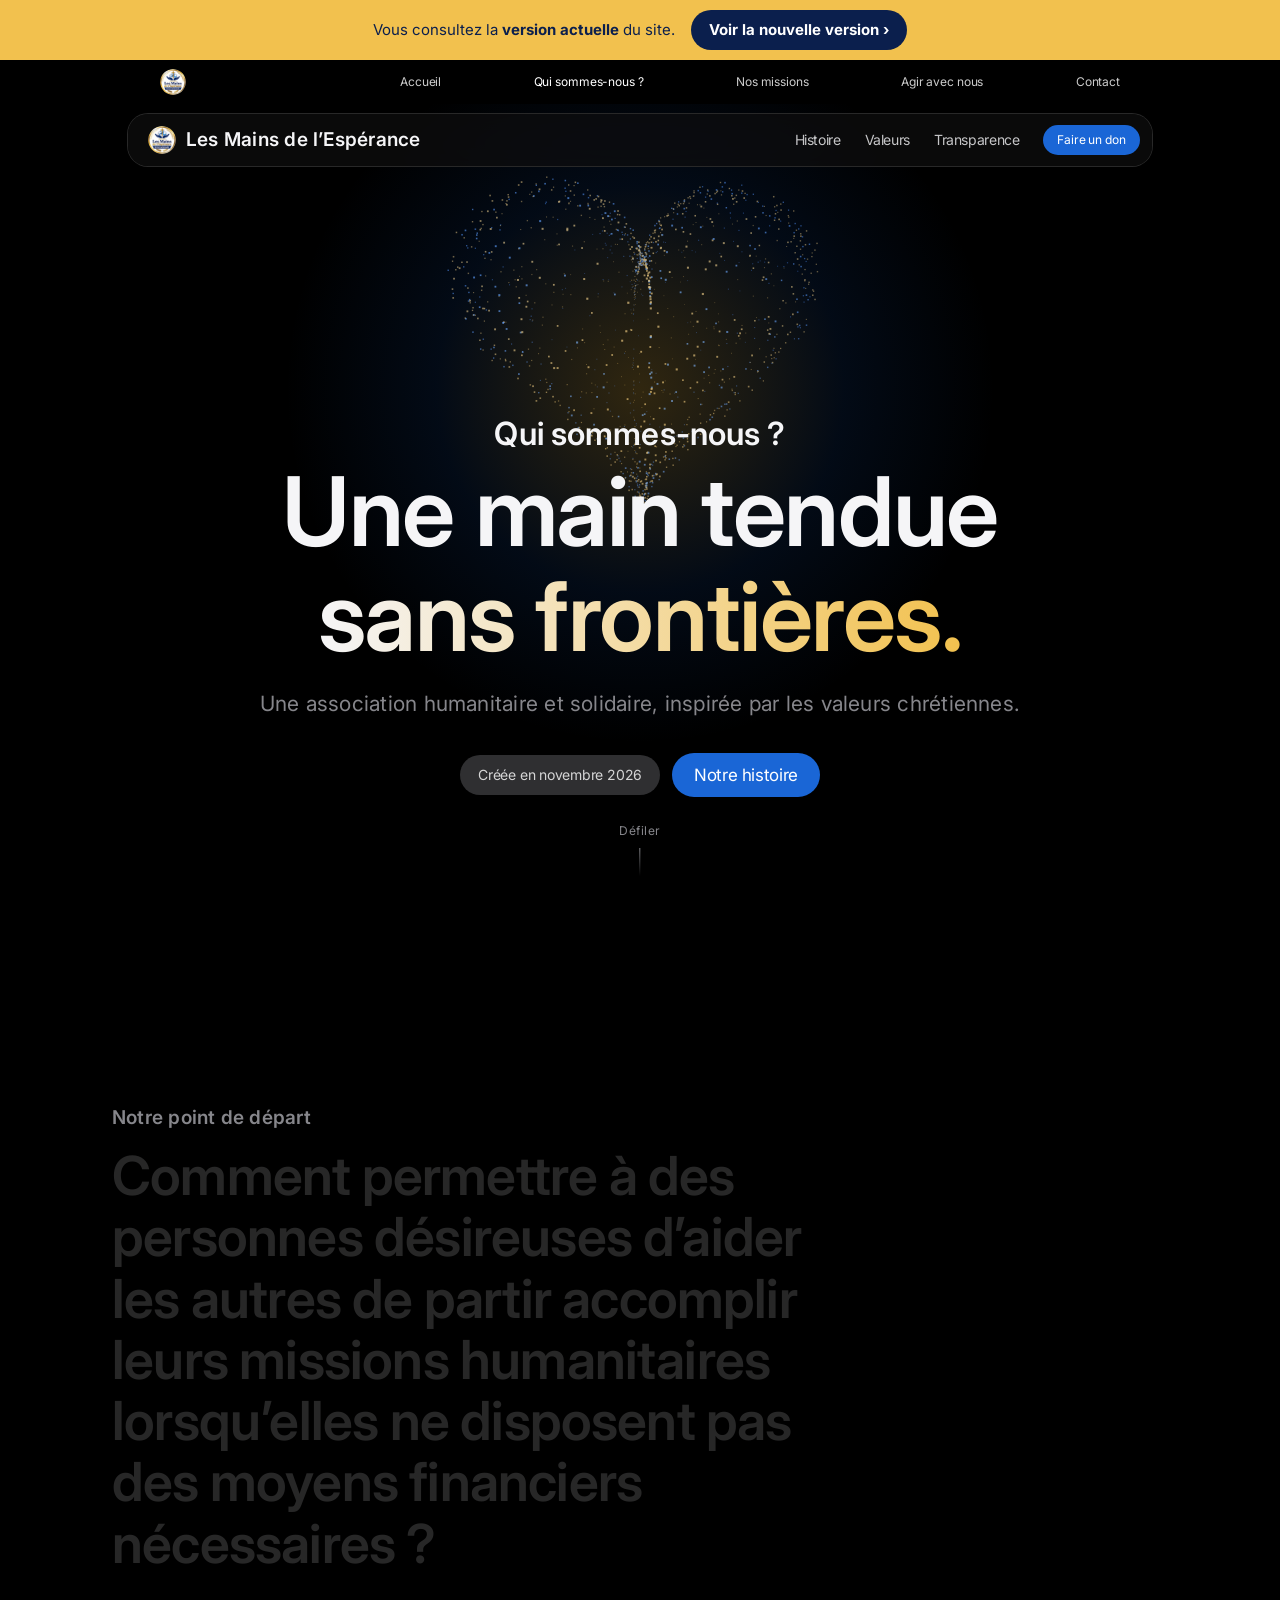
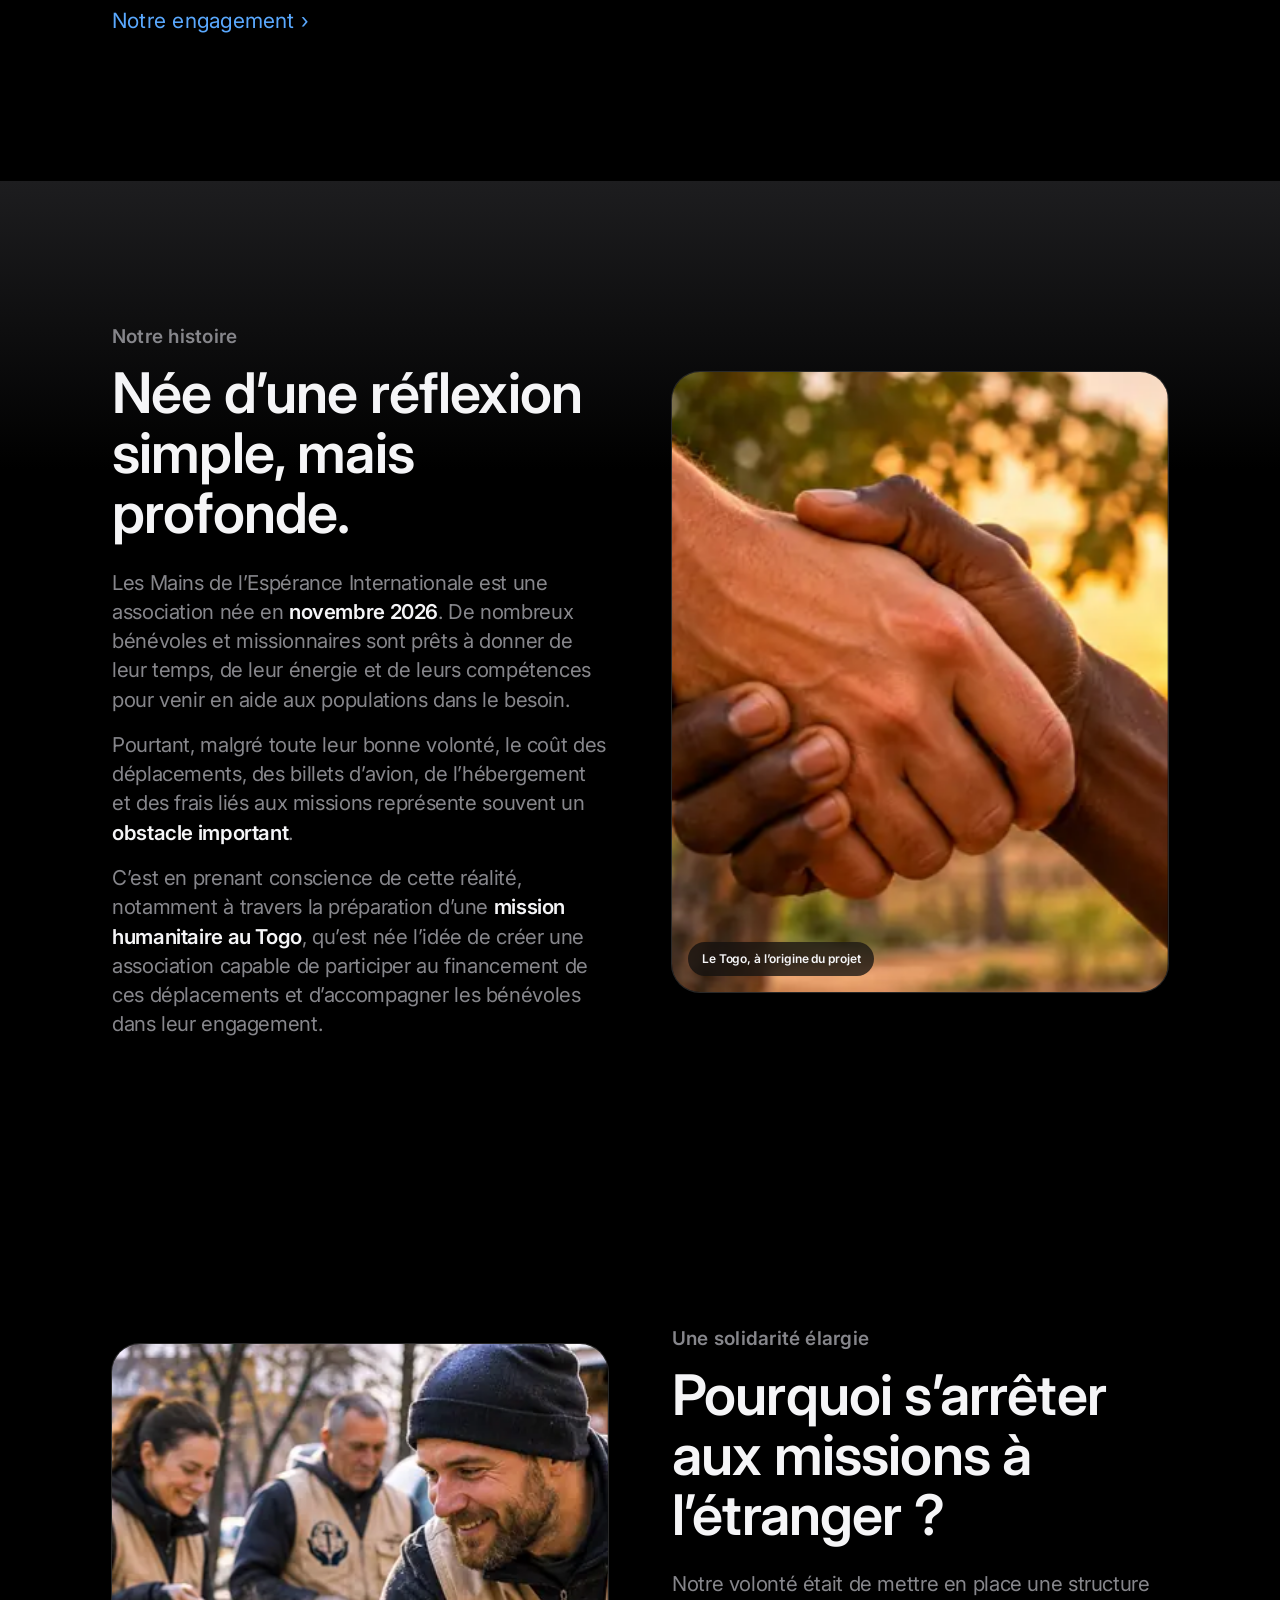
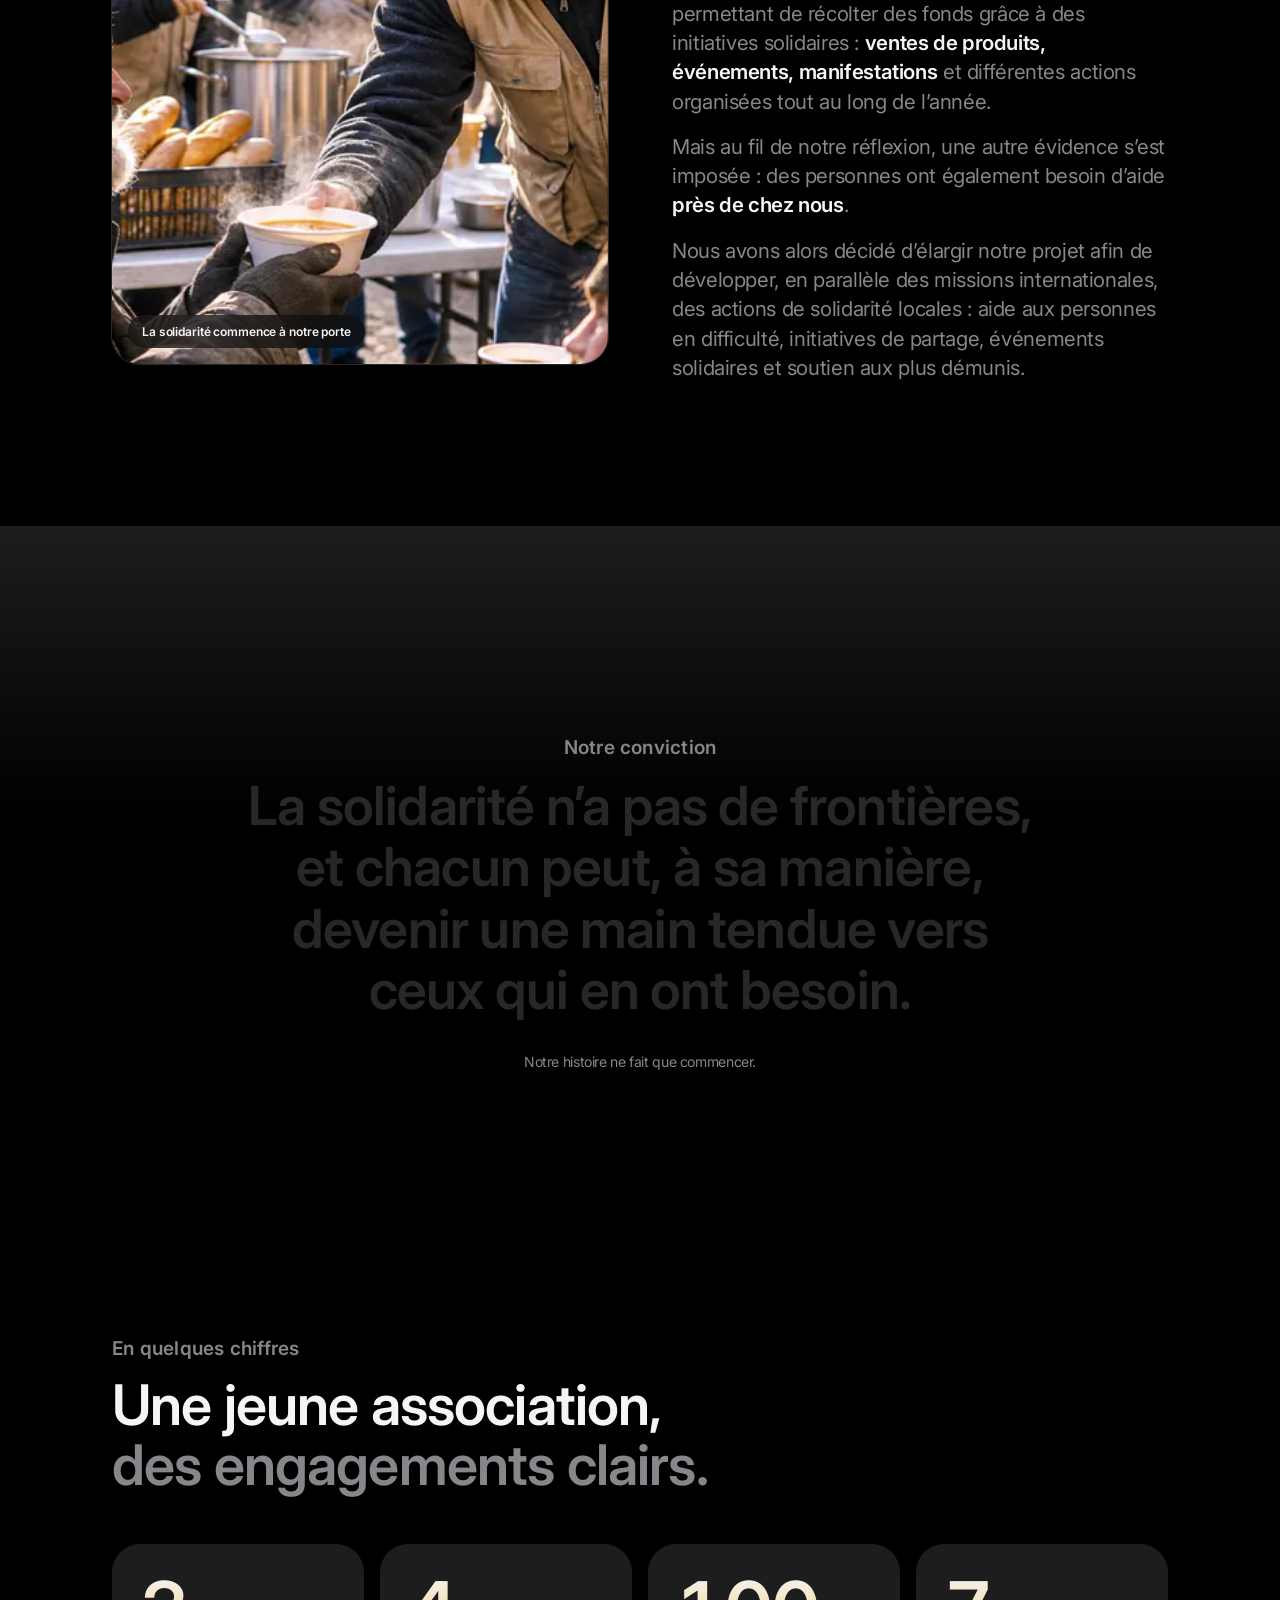
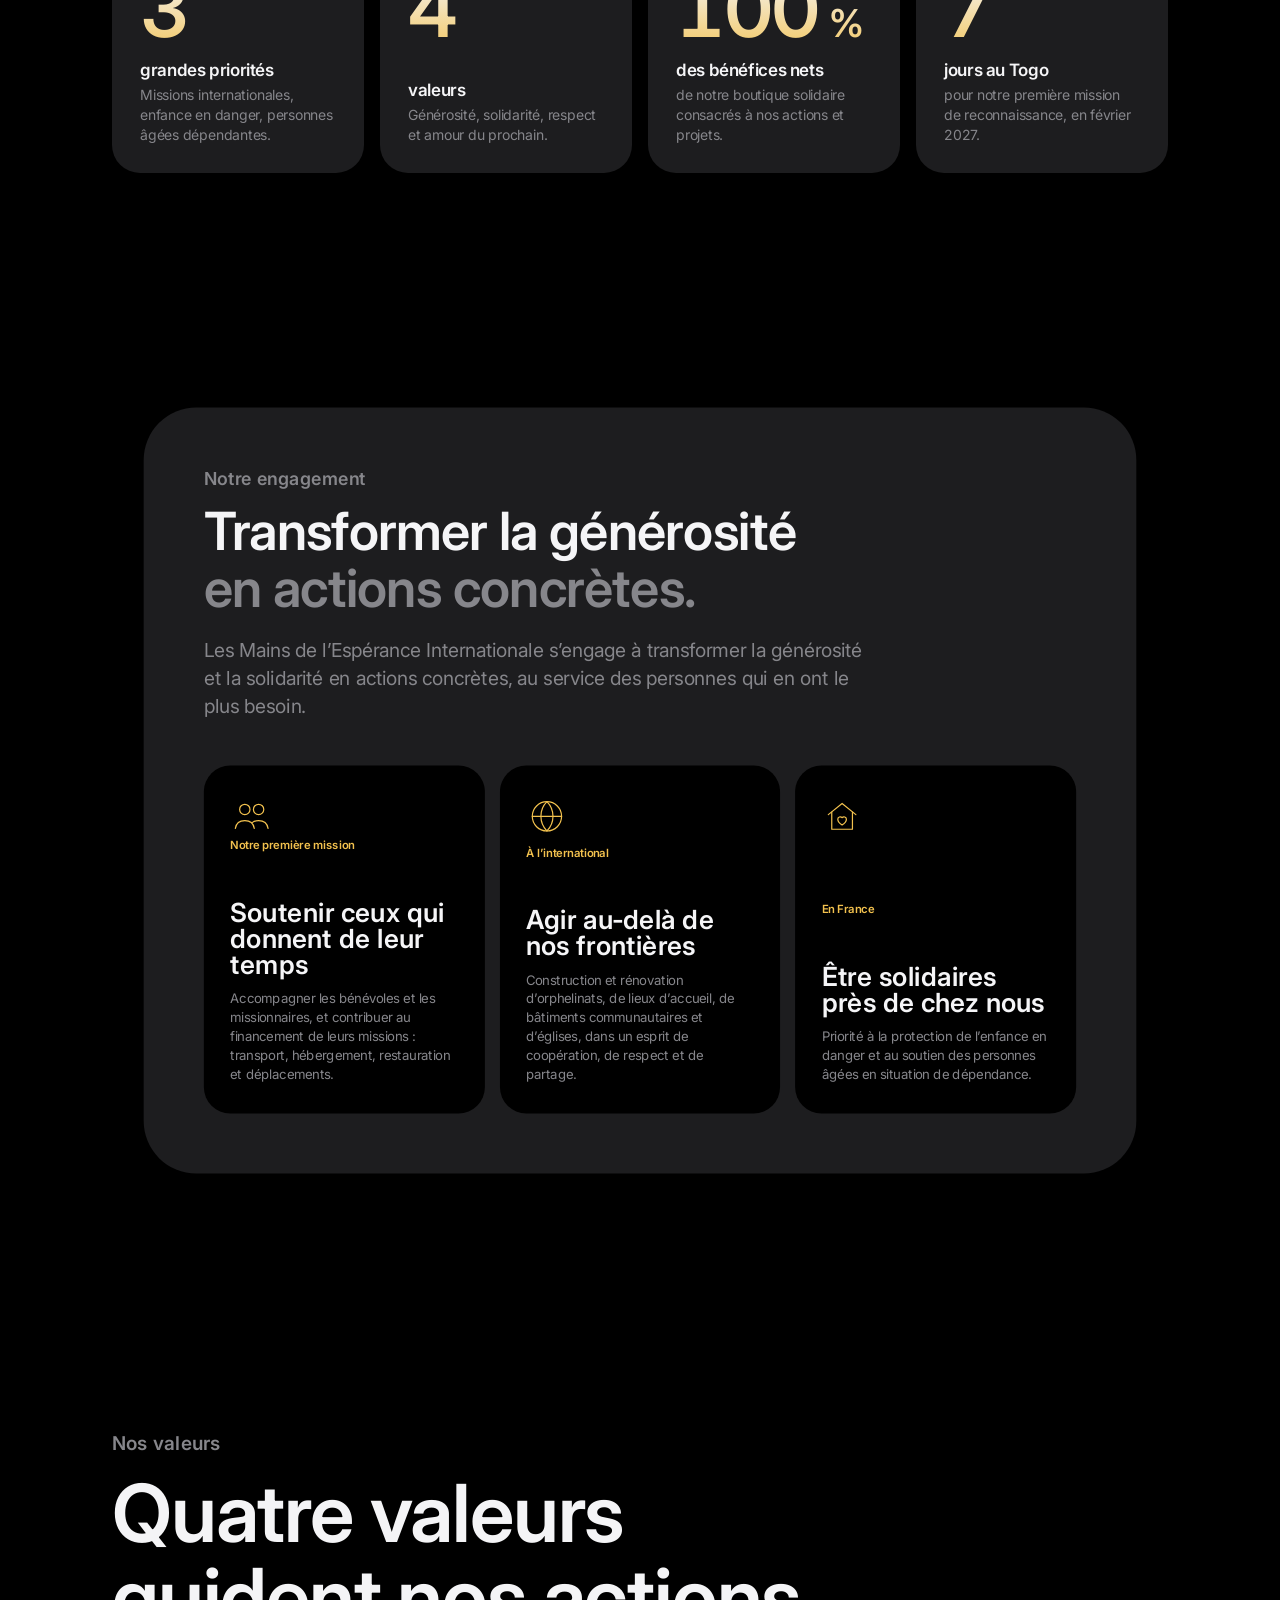
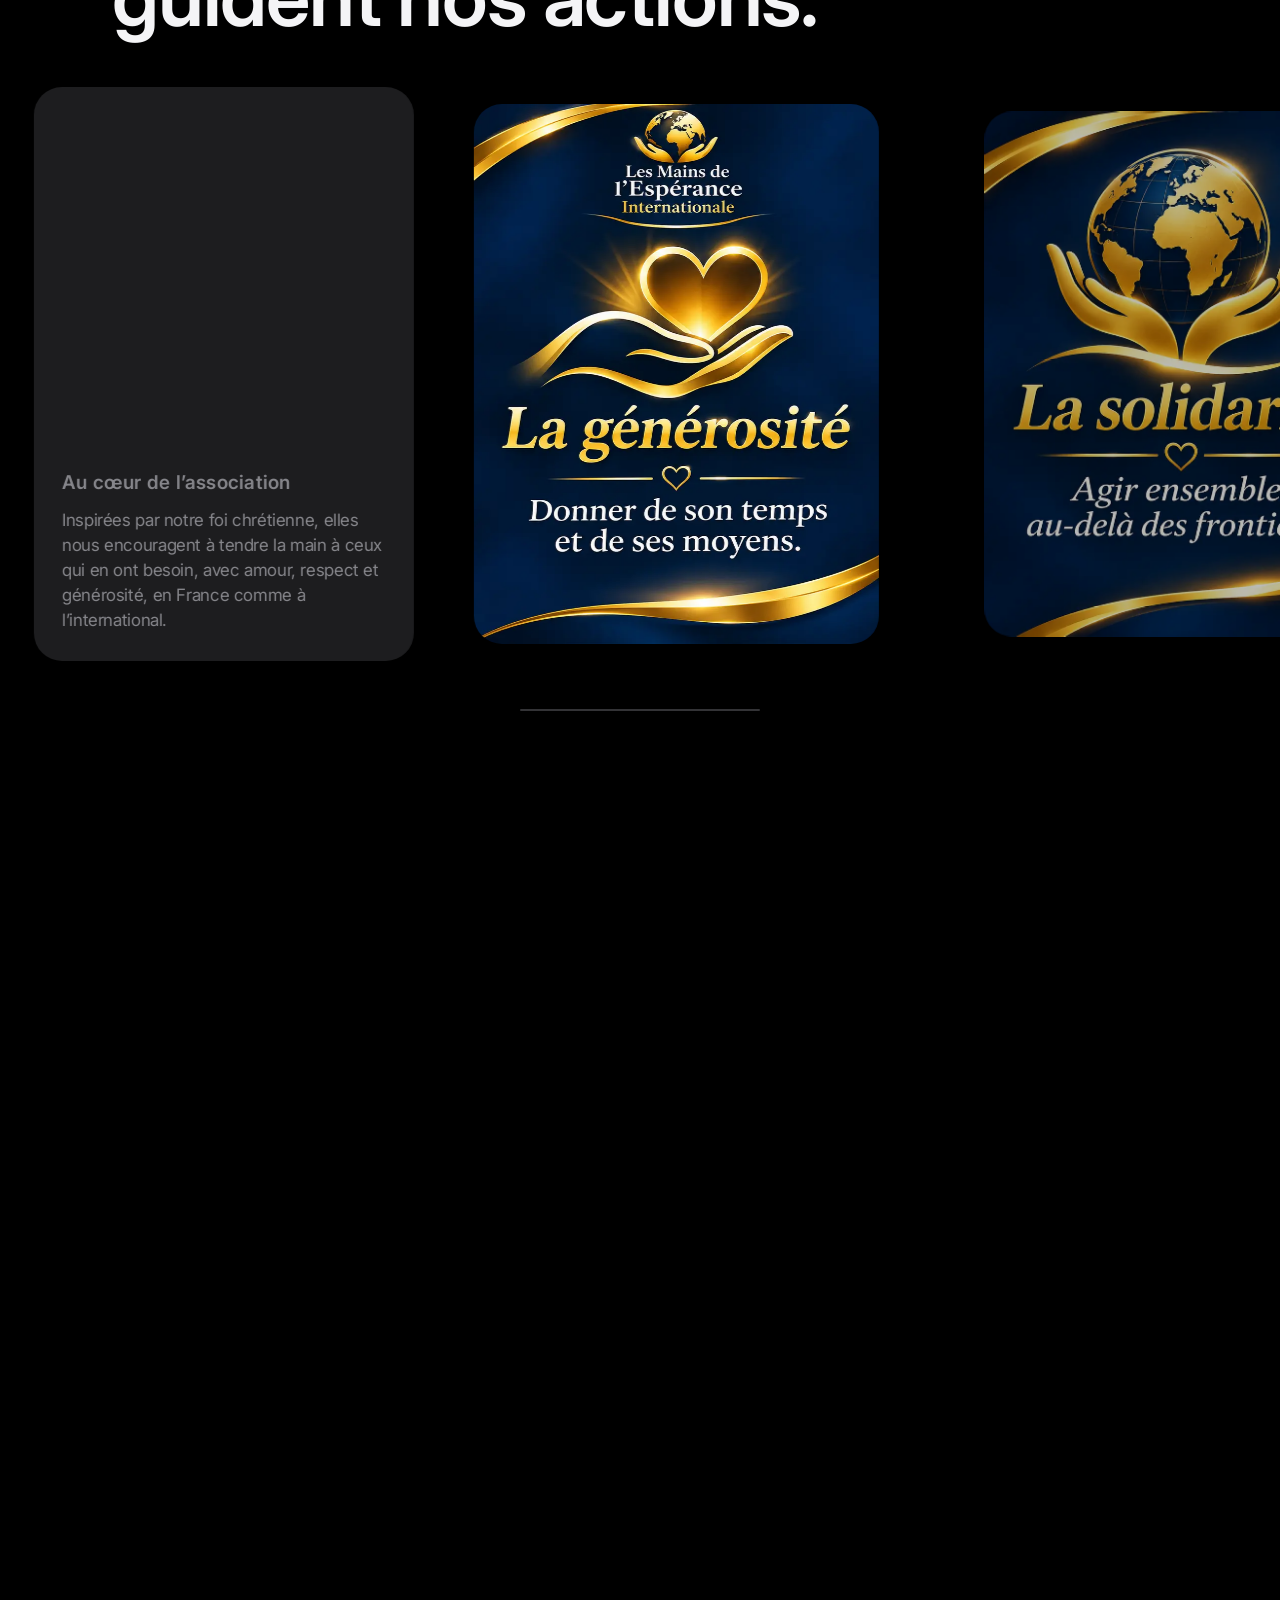
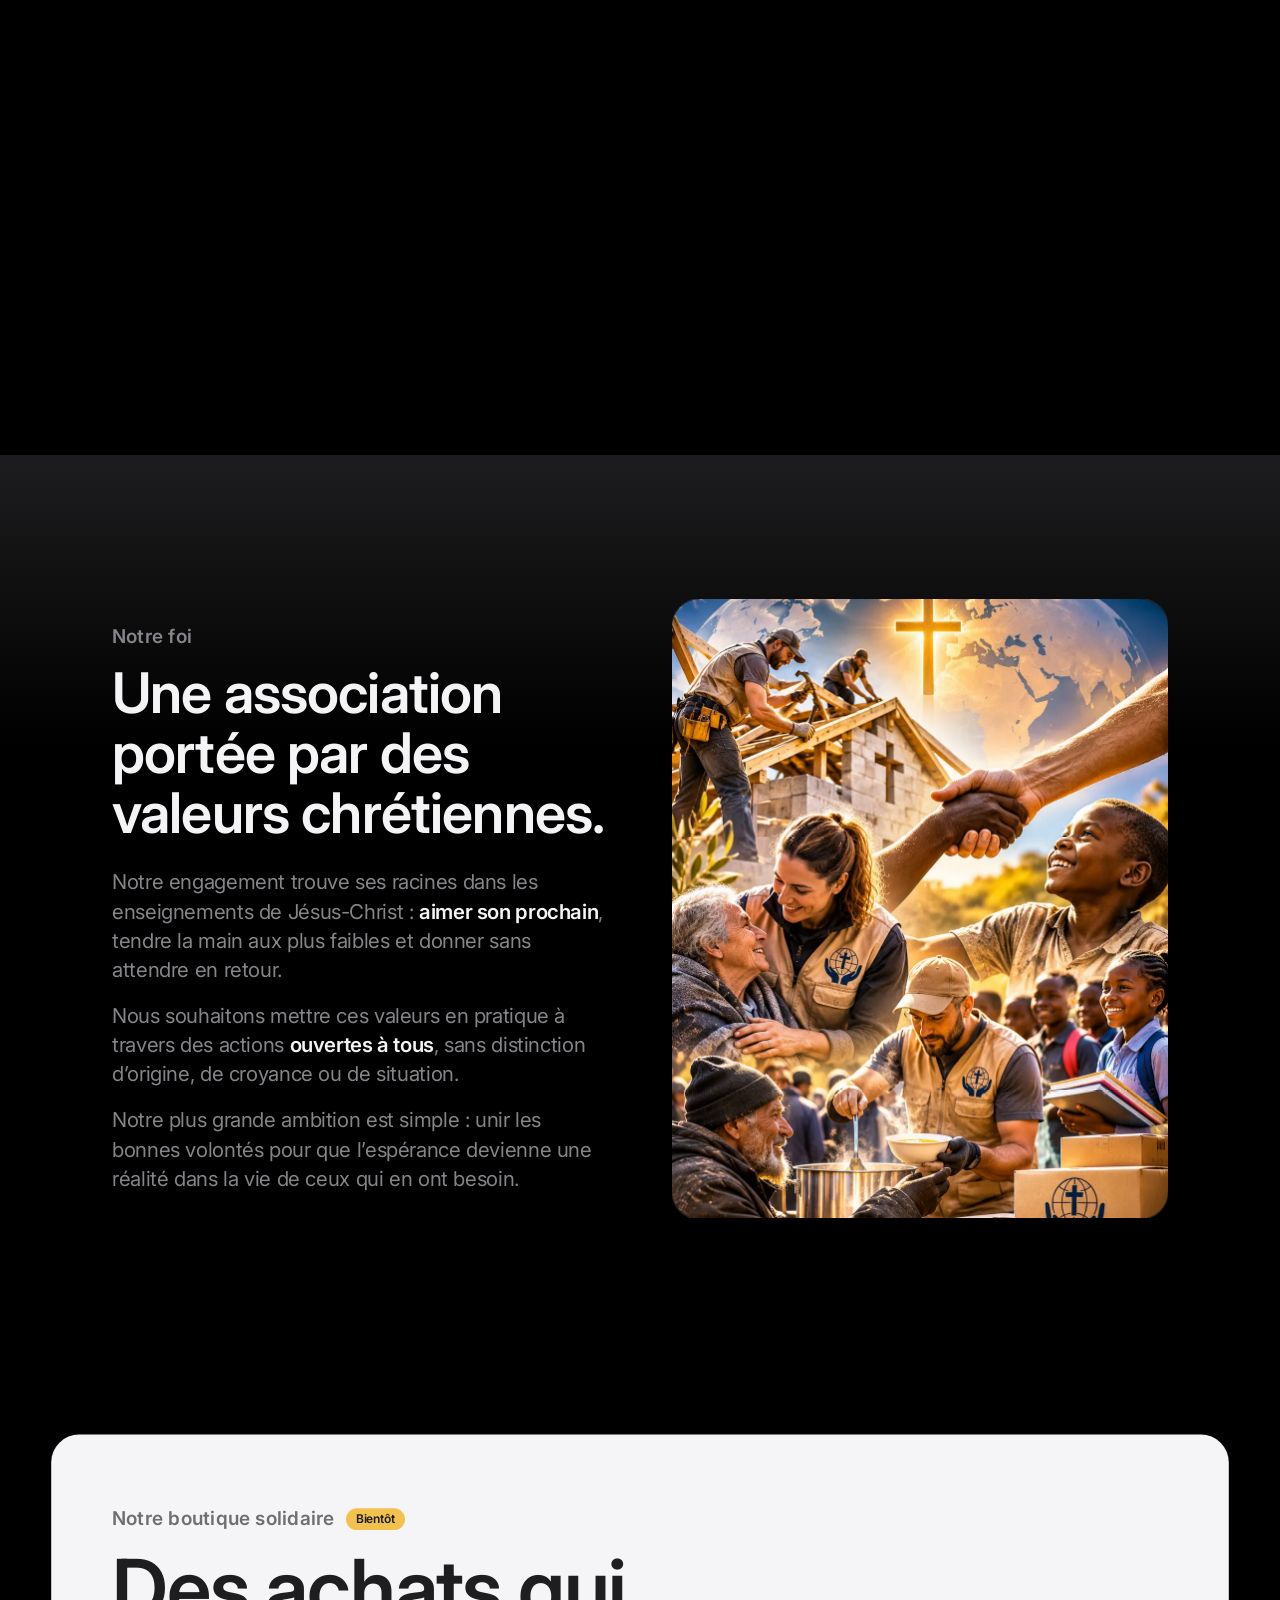
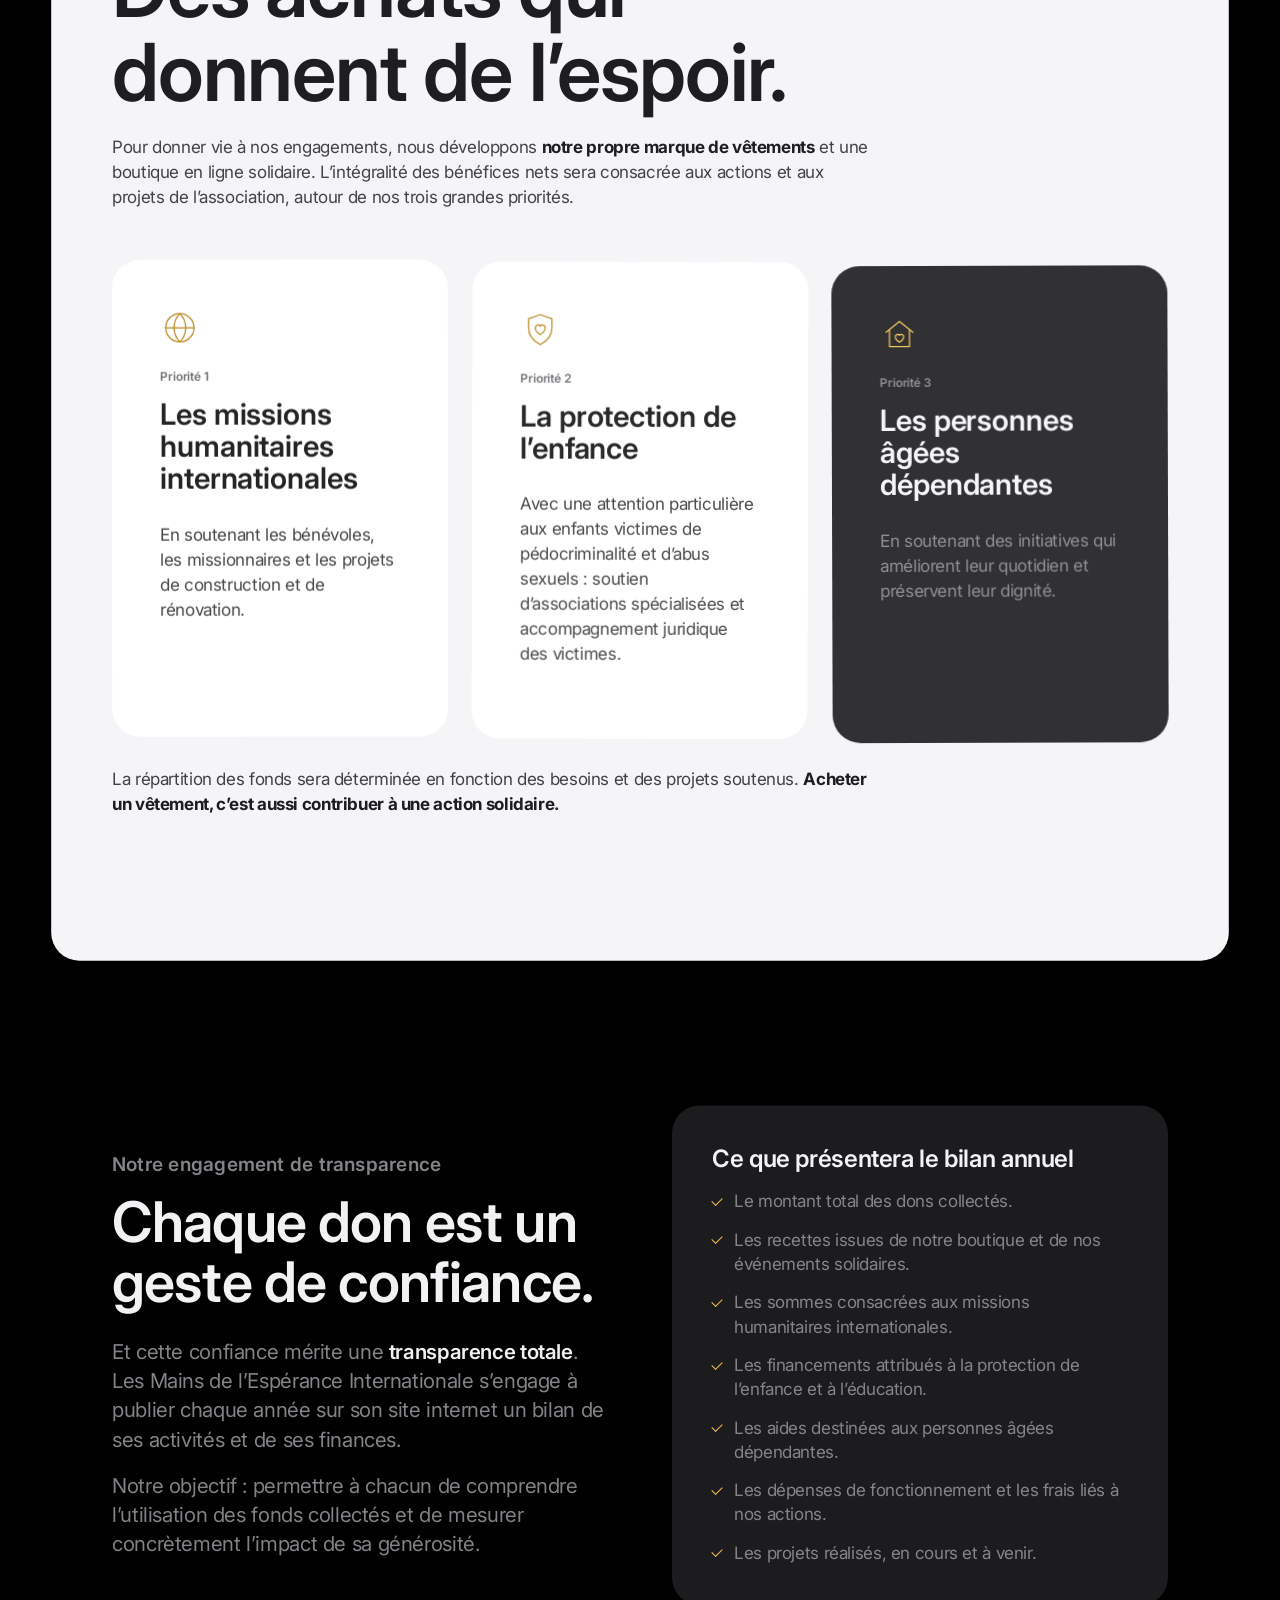
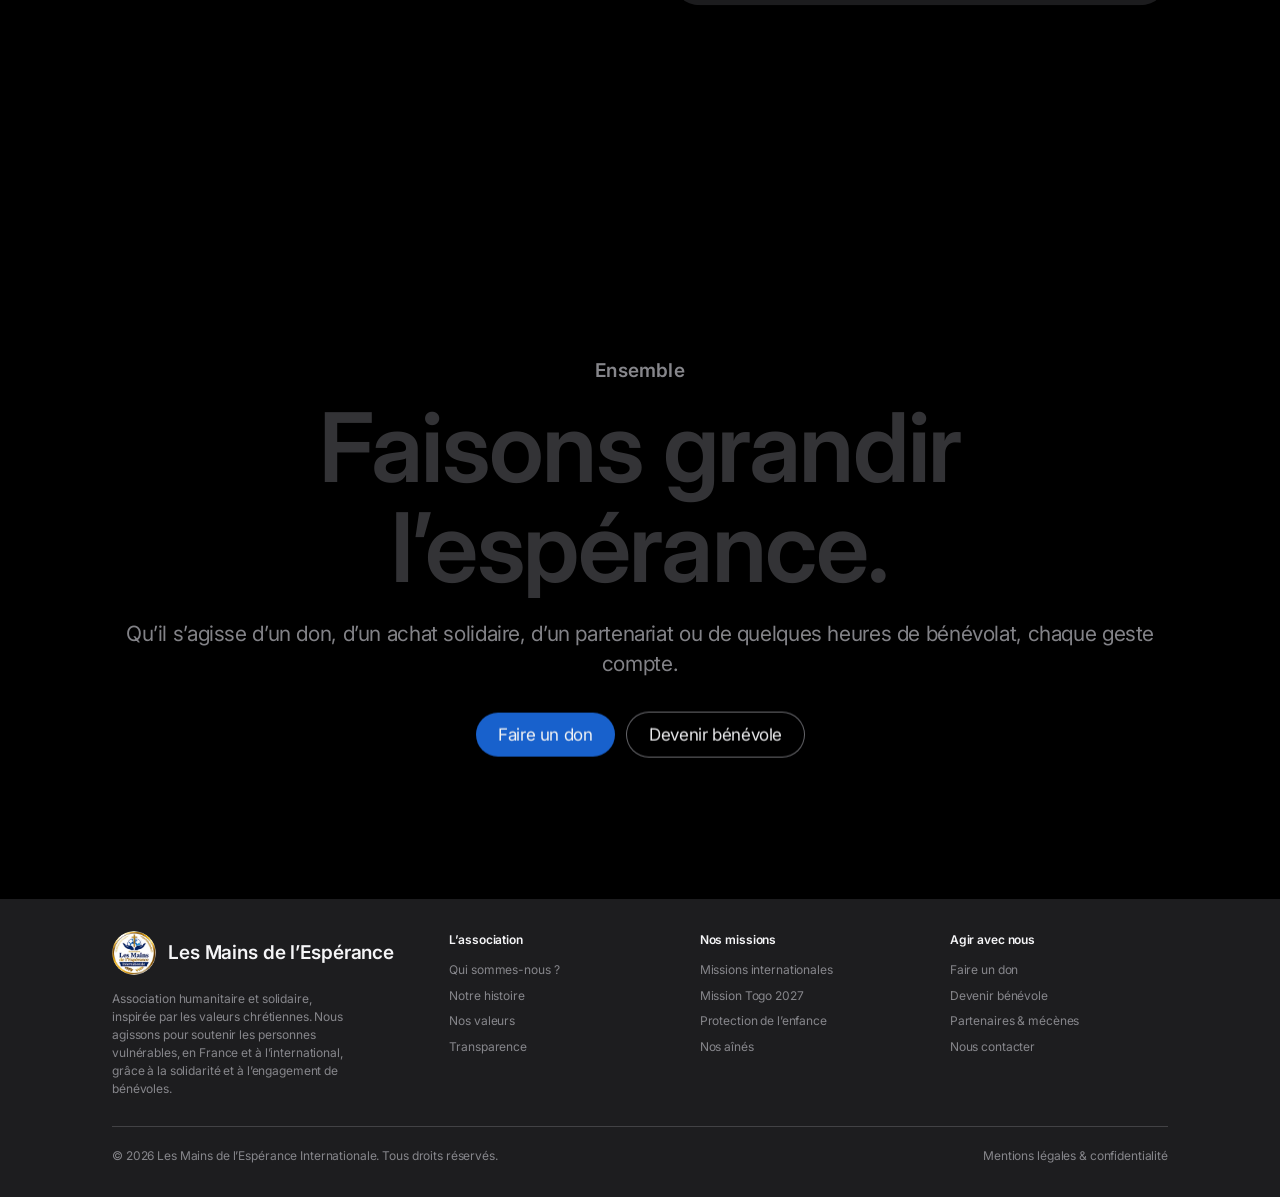
<file: association.html>
<!doctype html>
<html lang="fr">
<head>
  <meta charset="utf-8">
  <meta name="viewport" content="width=device-width, initial-scale=1, viewport-fit=cover">
  <title>Qui sommes-nous&nbsp;? — Les Mains de l’Espérance Internationale</title>
  <meta name="description" content="Notre histoire, nos valeurs chrétiennes, nos engagements et notre exigence de transparence : découvrez Les Mains de l’Espérance Internationale, association née en novembre 2026.">
  <meta name="theme-color" content="#000000">
  <meta property="og:title" content="Qui sommes-nous ? — Les Mains de l’Espérance Internationale">
  <meta property="og:description" content="Notre histoire, nos valeurs chrétiennes, nos engagements et notre exigence de transparence : découvrez Les Mains de l’Espérance Internationale, association née en novembre 2026.">
  <meta property="og:type" content="website">
  <meta property="og:locale" content="fr_FR">
  <meta property="og:image" content="img/og-image.jpg">
  <link rel="icon" type="image/png" href="img/favicon.png">
  <link rel="apple-touch-icon" href="img/apple-touch-icon.png">
  <link rel="preconnect" href="https://fonts.googleapis.com">
  <link rel="preconnect" href="https://fonts.gstatic.com" crossorigin>
  <link href="https://fonts.googleapis.com/css2?family=Inter:wght@400;500;600&display=swap" rel="stylesheet">
  <link rel="stylesheet" href="css/style.css">
</head>
<body>

  <a class="skip" href="#contenu">Aller au contenu</a>

  <!-- Comparaison temporaire entre la version actuelle et la nouvelle version -->
  <div class="compare-bar">
    <p>Vous consultez la <strong>version actuelle</strong> du site.</p>
    <a href="v2/association.html" class="compare-bar__link">Voir la nouvelle version ›</a>
  </div>

  <!-- Navigation globale -->
  <header class="gnav">
    <div class="gnav__inner">
      <a href="index.html" class="gnav__logo" aria-label="Les Mains de l’Espérance Internationale, accueil">
        <img src="img/logo.webp" alt="" width="26" height="26">
      </a>
      <nav class="gnav__links" aria-label="Navigation principale">
        <a href="index.html">Accueil</a>
        <a href="association.html" aria-current="page">Qui sommes-nous&nbsp;?</a>
        <a href="missions.html">Nos missions</a>
        <a href="agir.html">Agir avec nous</a>
        <a href="contact.html">Contact</a>
      </nav>
      <button class="gnav__burger" aria-label="Ouvrir le menu" aria-expanded="false" aria-controls="menu-mobile"><span></span><span></span></button>
    </div>
    <nav class="gnav__mobile" id="menu-mobile" aria-label="Menu mobile">
        <a href="index.html">Accueil</a>
        <a href="association.html" aria-current="page">Qui sommes-nous&nbsp;?</a>
        <a href="missions.html">Nos missions</a>
        <a href="agir.html">Agir avec nous</a>
        <a href="contact.html">Contact</a>
    </nav>
  </header>

  <!-- Navigation locale -->
  <div class="lnav-wrap">
    <div class="lnav">
      <a href="#top" class="lnav__name"><img src="img/logo.webp" alt="" width="28" height="28"><span><span class="opt">Les </span>Mains de l’Espérance</span></a>
      <div class="lnav__right">
        <a href="#histoire" class="lnav__link">Histoire</a>
        <a href="#valeurs" class="lnav__link">Valeurs</a>
        <a href="#transparence" class="lnav__link">Transparence</a>
        <a href="agir.html#don" class="pill pill--blue magnetic">Faire un don</a>
        <button class="lnav__burger" type="button" aria-label="Ouvrir le menu" aria-controls="menu-mobile"><span></span><span></span></button>
      </div>
    </div>
  </div>

  <main id="top">
    <span id="contenu" tabindex="-1"></span>

    <!-- HERO -->
    <section class="hero hero--page" aria-label="Introduction">
      <div class="hero__stage">
        <canvas class="hero__canvas" data-shape="heart" data-y="0.31" aria-hidden="true"></canvas>
        <div class="hero__halo" aria-hidden="true"></div>
      </div>
      <div class="hero__content">
        <p class="hero__label"><span class="mask"><span>Qui sommes-nous&nbsp;?</span></span></p>
        <h1 class="hero__title">
          <span class="mask"><span>Une main tendue</span></span>
          <span class="mask"><span><em>sans frontières.</em></span></span>
        </h1>
        <p class="hero__sub"><span class="mask"><span>Une association humanitaire et solidaire, inspirée par les valeurs chrétiennes.</span></span></p>
        <div class="hero__cta">
          <span class="capsule">Créée en novembre 2026</span>
          <a href="#histoire" class="pill pill--blue pill--lg magnetic">Notre histoire</a>
        </div>
      </div>
      <div class="hero__scroll" aria-hidden="true"><span>Défiler</span><i></i></div>
    </section>

    <!-- LA QUESTION FONDATRICE -->
    <section class="manifesto" aria-label="Notre point de départ">
      <div class="container">
        <p class="eyebrow">Notre point de départ</p>
        <p class="manifesto__text" data-split>
          Comment permettre à des personnes désireuses d’aider les autres de partir accomplir leurs missions humanitaires lorsqu’elles ne disposent pas des moyens financiers nécessaires&nbsp;?
        </p>
        <a href="#engagement" class="link link--lg">Notre engagement ›</a>
      </div>
    </section>

    <!-- HISTOIRE (1) -->
    <section class="split band-carbon" id="histoire" aria-label="Notre histoire">
      <div class="container split__grid">
        <div class="split__text reveal">
          <p class="eyebrow">Notre histoire</p>
          <h2 class="h-panel">Née d’une réflexion simple, mais profonde.</h2>
          <p class="body-lg" style="margin-top:24px">Les Mains de l’Espérance Internationale est une association née en <strong>novembre 2026</strong>. De nombreux bénévoles et missionnaires sont prêts à donner de leur temps, de leur énergie et de leurs compétences pour venir en aide aux populations dans le besoin.</p>
          <p class="body-lg">Pourtant, malgré toute leur bonne volonté, le coût des déplacements, des billets d’avion, de l’hébergement et des frais liés aux missions représente souvent un <strong>obstacle important</strong>.</p>
          <p class="body-lg">C’est en prenant conscience de cette réalité, notamment à travers la préparation d’une <strong>mission humanitaire au Togo</strong>, qu’est née l’idée de créer une association capable de participer au financement de ces déplacements et d’accompagner les bénévoles dans leur engagement.</p>
        </div>
        <figure class="photo reveal-photo">
          <img class="parallax" data-speed="-0.05" src="img/poignee-togo.webp" srcset="img/poignee-togo-800.webp 800w, img/poignee-togo.webp 1600w" sizes="(max-width: 833px) 100vw, 50vw" alt="Deux mains qui se serrent au coucher du soleil, devant un village et le drapeau du Togo" width="1600" height="900" loading="lazy">
          <figcaption class="photo__tag">Le Togo, à l’origine du projet</figcaption>
        </figure>
      </div>
    </section>

    <!-- HISTOIRE (2) -->
    <section class="split split--reverse" aria-label="Une solidarité élargie">
      <div class="container split__grid">
        <div class="split__text reveal">
          <p class="eyebrow">Une solidarité élargie</p>
          <h2 class="h-panel">Pourquoi s’arrêter aux missions à l’étranger&nbsp;?</h2>
          <p class="body-lg" style="margin-top:24px">Notre volonté était de mettre en place une structure permettant de récolter des fonds grâce à des initiatives solidaires&nbsp;: <strong>ventes de produits, événements, manifestations</strong> et différentes actions organisées tout au long de l’année.</p>
          <p class="body-lg">Mais au fil de notre réflexion, une autre évidence s’est imposée&nbsp;: des personnes ont également besoin d’aide <strong>près de chez nous</strong>.</p>
          <p class="body-lg">Nous avons alors décidé d’élargir notre projet afin de développer, en parallèle des missions internationales, des actions de solidarité locales&nbsp;: aide aux personnes en difficulté, initiatives de partage, événements solidaires et soutien aux plus démunis.</p>
        </div>
        <figure class="photo reveal-photo">
          <img class="parallax" data-speed="-0.05" src="img/distribution-soupe.webp" srcset="img/distribution-soupe-800.webp 800w, img/distribution-soupe.webp 1536w" sizes="(max-width: 833px) 100vw, 50vw" alt="Des bénévoles servent une soupe chaude à des personnes dans la rue" width="1536" height="1024" loading="lazy">
          <figcaption class="photo__tag">La solidarité commence à notre porte</figcaption>
        </figure>
      </div>
    </section>

    <!-- CONVICTION -->
    <section class="manifesto manifesto--center band-carbon" aria-label="Notre conviction">
      <div class="container">
        <p class="eyebrow">Notre conviction</p>
        <p class="manifesto__text" data-split>
          La solidarité n’a pas de frontières, et chacun peut, à sa manière, devenir une main tendue vers ceux qui en ont besoin.
        </p>
        <cite>Notre histoire ne fait que commencer.</cite>
      </div>
    </section>

    <!-- CHIFFRES CLÉS -->
    <section class="stats" aria-label="L’association en chiffres">
      <div class="container">
        <header class="section-head reveal">
          <p class="eyebrow">En quelques chiffres</p>
          <h2 class="h-panel">Une jeune association,<br><span class="muted">des engagements clairs.</span></h2>
        </header>
        <div class="stats__grid">
          <div class="stat">
            <p class="stat__num"><span data-count="3">3</span></p>
            <p class="stat__label"><strong>grandes priorités</strong>Missions internationales, enfance en danger, personnes âgées dépendantes.</p>
          </div>
          <div class="stat">
            <p class="stat__num"><span data-count="4">4</span></p>
            <p class="stat__label"><strong>valeurs</strong>Générosité, solidarité, respect et amour du prochain.</p>
          </div>
          <div class="stat">
            <p class="stat__num"><span data-count="100">100</span><small>&nbsp;%</small></p>
            <p class="stat__label"><strong>des bénéfices nets</strong>de notre boutique solidaire consacrés à nos actions et projets.</p>
          </div>
          <div class="stat">
            <p class="stat__num"><span data-count="7">7</span></p>
            <p class="stat__label"><strong>jours au Togo</strong>pour notre première mission de reconnaissance, en février 2027.</p>
          </div>
        </div>
      </div>
    </section>

    <!-- NOTRE ENGAGEMENT -->
    <section class="manage" id="engagement" aria-label="Notre engagement">
      <div class="container">
        <div class="panel">
          <header class="panel__head reveal">
            <p class="eyebrow">Notre engagement</p>
            <h2 class="h-panel">Transformer la générosité<br><span class="muted">en actions concrètes.</span></h2>
            <p class="panel__lead">Les Mains de l’Espérance Internationale s’engage à transformer la générosité et la solidarité en actions concrètes, au service des personnes qui en ont le plus besoin.</p>
          </header>
          <div class="tiles">
            <article class="tile">
              <svg class="tile__icon" viewBox="0 0 48 48" aria-hidden="true"><circle cx="17" cy="16" r="6"/><circle cx="33" cy="16" r="6"/><path d="M6 38c1-6 5-9 11-9s10 3 11 9M26 31c2-1.5 4-2 7-2 6 0 10 3 11 9"/></svg>
              <p class="tile__tag">Notre première mission</p>
              <h3 class="tile__stat">Soutenir ceux qui donnent de leur temps</h3>
              <p class="tile__text">Accompagner les bénévoles et les missionnaires, et contribuer au financement de leurs missions&nbsp;: transport, hébergement, restauration et déplacements.</p>
            </article>
            <article class="tile">
              <svg class="tile__icon" viewBox="0 0 48 48" aria-hidden="true"><circle cx="24" cy="24" r="17"/><path d="M7 24h34M24 7c5 5 7 11 7 17s-2 12-7 17M24 7c-5 5-7 11-7 17s2 12 7 17"/></svg>
              <p class="tile__tag">À l’international</p>
              <h3 class="tile__stat">Agir au-delà de nos frontières</h3>
              <p class="tile__text">Construction et rénovation d’orphelinats, de lieux d’accueil, de bâtiments communautaires et d’églises, dans un esprit de coopération, de respect et de partage.</p>
            </article>
            <article class="tile">
              <svg class="tile__icon" viewBox="0 0 48 48" aria-hidden="true"><path d="M8 22L24 9l16 13"/><path d="M12 19v20h24V19"/><path d="M24 34s-5-3-5-6.6a2.8 2.8 0 0 1 5-1.8 2.8 2.8 0 0 1 5 1.8C29 31 24 34 24 34z"/></svg>
              <p class="tile__tag">En France</p>
              <h3 class="tile__stat">Être solidaires près de chez nous</h3>
              <p class="tile__text">Priorité à la protection de l’enfance en danger et au soutien des personnes âgées en situation de dépendance.</p>
            </article>
          </div>
        </div>
      </div>
    </section>

    <!-- VALEURS : défilement horizontal -->
    <section class="program" id="valeurs" aria-label="Nos valeurs">
      <div class="program__pin">
        <header class="program__head container">
          <p class="eyebrow">Nos valeurs</p>
          <h2 class="h-display">Quatre valeurs<br>guident nos actions.</h2>
        </header>
        <div class="program__track">
          <article class="course course--intro">
            <p class="product-label">Au cœur de l’association</p>
            <p class="course__text">Inspirées par notre foi chrétienne, elles nous encouragent à tendre la main à ceux qui en ont besoin, avec amour, respect et générosité, en France comme à l’international.</p>
          </article>
          <figure class="course course--poster">
            <img src="img/valeur-generosite.webp" alt="La générosité : donner de son temps et de ses moyens." width="800" height="1067" loading="lazy">
          </figure>
          <figure class="course course--poster">
            <img src="img/valeur-solidarite.webp" alt="La solidarité : agir ensemble, au-delà des frontières." width="800" height="1067" loading="lazy">
          </figure>
          <figure class="course course--poster">
            <img src="img/valeur-respect.webp" alt="Le respect : accueillir chacun sans distinction." width="800" height="1067" loading="lazy">
          </figure>
          <figure class="course course--poster">
            <img src="img/valeur-amour.webp" alt="L’amour du prochain : tendre la main avec bienveillance." width="800" height="1067" loading="lazy">
          </figure>
        </div>
        <div class="program__progress" aria-hidden="true"><i></i></div>
      </div>
    </section>

    <!-- VALEURS CHRÉTIENNES -->
    <section class="split band-carbon" aria-label="Une association portée par des valeurs chrétiennes">
      <div class="container split__grid">
        <div class="split__text reveal">
          <p class="eyebrow">Notre foi</p>
          <h2 class="h-panel">Une association portée par des valeurs chrétiennes.</h2>
          <p class="body-lg" style="margin-top:24px">Notre engagement trouve ses racines dans les enseignements de Jésus-Christ&nbsp;: <strong>aimer son prochain</strong>, tendre la main aux plus faibles et donner sans attendre en retour.</p>
          <p class="body-lg">Nous souhaitons mettre ces valeurs en pratique à travers des actions <strong>ouvertes à tous</strong>, sans distinction d’origine, de croyance ou de situation.</p>
          <p class="body-lg">Notre plus grande ambition est simple&nbsp;: unir les bonnes volontés pour que l’espérance devienne une réalité dans la vie de ceux qui en ont besoin.</p>
        </div>
        <figure class="photo reveal-photo">
          <img class="parallax" data-speed="-0.05" src="img/solidarite-mondiale.webp" srcset="img/solidarite-mondiale-600.webp 600w, img/solidarite-mondiale.webp 1000w" sizes="(max-width: 833px) 100vw, 50vw" alt="Scènes de solidarité : construction d’une église, poignée de main, bénévoles auprès d’enfants et de personnes âgées" width="1000" height="1500" loading="lazy">
        </figure>
      </div>
    </section>

    <!-- BOUTIQUE SOLIDAIRE : surface claire -->
    <section class="audience" id="boutique" aria-label="Notre boutique solidaire">
      <div class="container">
        <header class="section-head reveal">
          <p class="eyebrow eyebrow--dark">Notre boutique solidaire <span class="soon">Bientôt</span></p>
          <h2 class="h-display">Des achats qui<br>donnent de l’espoir.</h2>
          <p class="audience__note" style="margin-top:20px">Pour donner vie à nos engagements, nous développons <strong>notre propre marque de vêtements</strong> et une boutique en ligne solidaire. L’intégralité des bénéfices nets sera consacrée aux actions et aux projets de l’association, autour de nos trois grandes priorités.</p>
        </header>
        <div class="audience__grid audience__grid--3">
          <article class="pale-card pale-card--compact reveal-card">
            <svg class="pale-card__icon" viewBox="0 0 48 48" aria-hidden="true"><circle cx="24" cy="24" r="17"/><path d="M7 24h34M24 7c5 5 7 11 7 17s-2 12-7 17M24 7c-5 5-7 11-7 17s2 12 7 17"/></svg>
            <p class="pale-card__label">Priorité 1</p>
            <h3 class="pale-card__title">Les missions humanitaires internationales</h3>
            <p class="pale-card__text">En soutenant les bénévoles, les missionnaires et les projets de construction et de rénovation.</p>
          </article>
          <article class="pale-card pale-card--compact reveal-card">
            <svg class="pale-card__icon" viewBox="0 0 48 48" aria-hidden="true"><path d="M24 6l14 5v11c0 9-6 16-14 20-8-4-14-11-14-20V11z"/><path d="M24 30s-6-3.6-6-8a3.4 3.4 0 0 1 6-2.2A3.4 3.4 0 0 1 30 22c0 4.4-6 8-6 8z"/></svg>
            <p class="pale-card__label">Priorité 2</p>
            <h3 class="pale-card__title">La protection de l’enfance</h3>
            <p class="pale-card__text">Avec une attention particulière aux enfants victimes de pédocriminalité et d’abus sexuels&nbsp;: soutien d’associations spécialisées et accompagnement juridique des victimes.</p>
          </article>
          <article class="pale-card pale-card--compact pale-card--dark reveal-card">
            <svg class="pale-card__icon" viewBox="0 0 48 48" aria-hidden="true"><path d="M8 22L24 9l16 13"/><path d="M12 19v20h24V19"/><path d="M24 34s-5-3-5-6.6a2.8 2.8 0 0 1 5-1.8 2.8 2.8 0 0 1 5 1.8C29 31 24 34 24 34z"/></svg>
            <p class="pale-card__label">Priorité 3</p>
            <h3 class="pale-card__title">Les personnes âgées dépendantes</h3>
            <p class="pale-card__text">En soutenant des initiatives qui améliorent leur quotidien et préservent leur dignité.</p>
          </article>
        </div>
        <p class="audience__note">La répartition des fonds sera déterminée en fonction des besoins et des projets soutenus. <strong>Acheter un vêtement, c’est aussi contribuer à une action solidaire.</strong></p>
      </div>
    </section>

    <!-- TRANSPARENCE -->
    <section class="split" id="transparence" aria-label="Notre engagement de transparence">
      <div class="container split__grid">
        <div class="split__text reveal">
          <p class="eyebrow">Notre engagement de transparence</p>
          <h2 class="h-panel">Chaque don est un geste de confiance.</h2>
          <p class="body-lg" style="margin-top:24px">Et cette confiance mérite une <strong>transparence totale</strong>. Les Mains de l’Espérance Internationale s’engage à publier chaque année sur son site internet un bilan de ses activités et de ses finances.</p>
          <p class="body-lg">Notre objectif&nbsp;: permettre à chacun de comprendre l’utilisation des fonds collectés et de mesurer concrètement l’impact de sa générosité.</p>
        </div>
        <div class="check-card reveal-up">
          <h3>Ce que présentera le bilan annuel</h3>
          <ul class="check-list">
            <li>Le montant total des dons collectés.</li>
            <li>Les recettes issues de notre boutique et de nos événements solidaires.</li>
            <li>Les sommes consacrées aux missions humanitaires internationales.</li>
            <li>Les financements attribués à la protection de l’enfance et à l’éducation.</li>
            <li>Les aides destinées aux personnes âgées dépendantes.</li>
            <li>Les dépenses de fonctionnement et les frais liés à nos actions.</li>
            <li>Les projets réalisés, en cours et à venir.</li>
          </ul>
        </div>
      </div>
    </section>

    <!-- CTA -->
    <section class="cta" aria-label="Nous rejoindre">
      <div class="cta__glow" aria-hidden="true"></div>
      <div class="container cta__inner">
        <p class="eyebrow">Ensemble</p>
        <h2 class="cta__title" data-fill>Faisons grandir l’espérance.</h2>
        <p class="cta__sub">Qu’il s’agisse d’un don, d’un achat solidaire, d’un partenariat ou de quelques heures de bénévolat, chaque geste compte.</p>
        <div class="cta__actions">
          <a href="agir.html#don" class="pill pill--blue pill--lg magnetic">Faire un don</a>
          <a href="agir.html#benevole" class="pill pill--outline pill--lg magnetic">Devenir bénévole</a>
        </div>
      </div>
    </section>
  </main>

  <footer class="footer">
    <div class="container">
      <div class="footer__cols">
        <div>
          <a href="index.html" class="footer__brand"><img src="img/logo.webp" alt="" width="44" height="44">Les Mains de l’Espérance</a>
          <p class="footer__about">Association humanitaire et solidaire, inspirée par les valeurs chrétiennes. Nous agissons pour soutenir les personnes vulnérables, en France et à l’international, grâce à la solidarité et à l’engagement de bénévoles.</p>
        </div>
        <div>
          <h3>L’association</h3>
          <ul>
            <li><a href="association.html">Qui sommes-nous&nbsp;?</a></li>
            <li><a href="association.html#histoire">Notre histoire</a></li>
            <li><a href="association.html#valeurs">Nos valeurs</a></li>
            <li><a href="association.html#transparence">Transparence</a></li>
          </ul>
        </div>
        <div>
          <h3>Nos missions</h3>
          <ul>
            <li><a href="missions.html#international">Missions internationales</a></li>
            <li><a href="missions.html#togo">Mission Togo 2027</a></li>
            <li><a href="missions.html#enfance">Protection de l’enfance</a></li>
            <li><a href="missions.html#aines">Nos aînés</a></li>
          </ul>
        </div>
        <div>
          <h3>Agir avec nous</h3>
          <ul>
            <li><a href="agir.html#don">Faire un don</a></li>
            <li><a href="agir.html#benevole">Devenir bénévole</a></li>
            <li><a href="agir.html#partenaires">Partenaires &amp; mécènes</a></li>
            <li><a href="contact.html">Nous contacter</a></li>
          </ul>
        </div>
      </div>
      <div class="footer__bottom">
        <p>© <span data-year>2026</span> Les Mains de l’Espérance Internationale. Tous droits réservés.</p>
        <a href="mentions-legales.html">Mentions légales &amp; confidentialité</a>
      </div>
    </div>
  </footer>

  <script src="js/vendor/gsap.min.js"></script>
  <script src="js/vendor/ScrollTrigger.min.js"></script>
  <script src="js/main.js"></script>

</body>
</html>
</file>
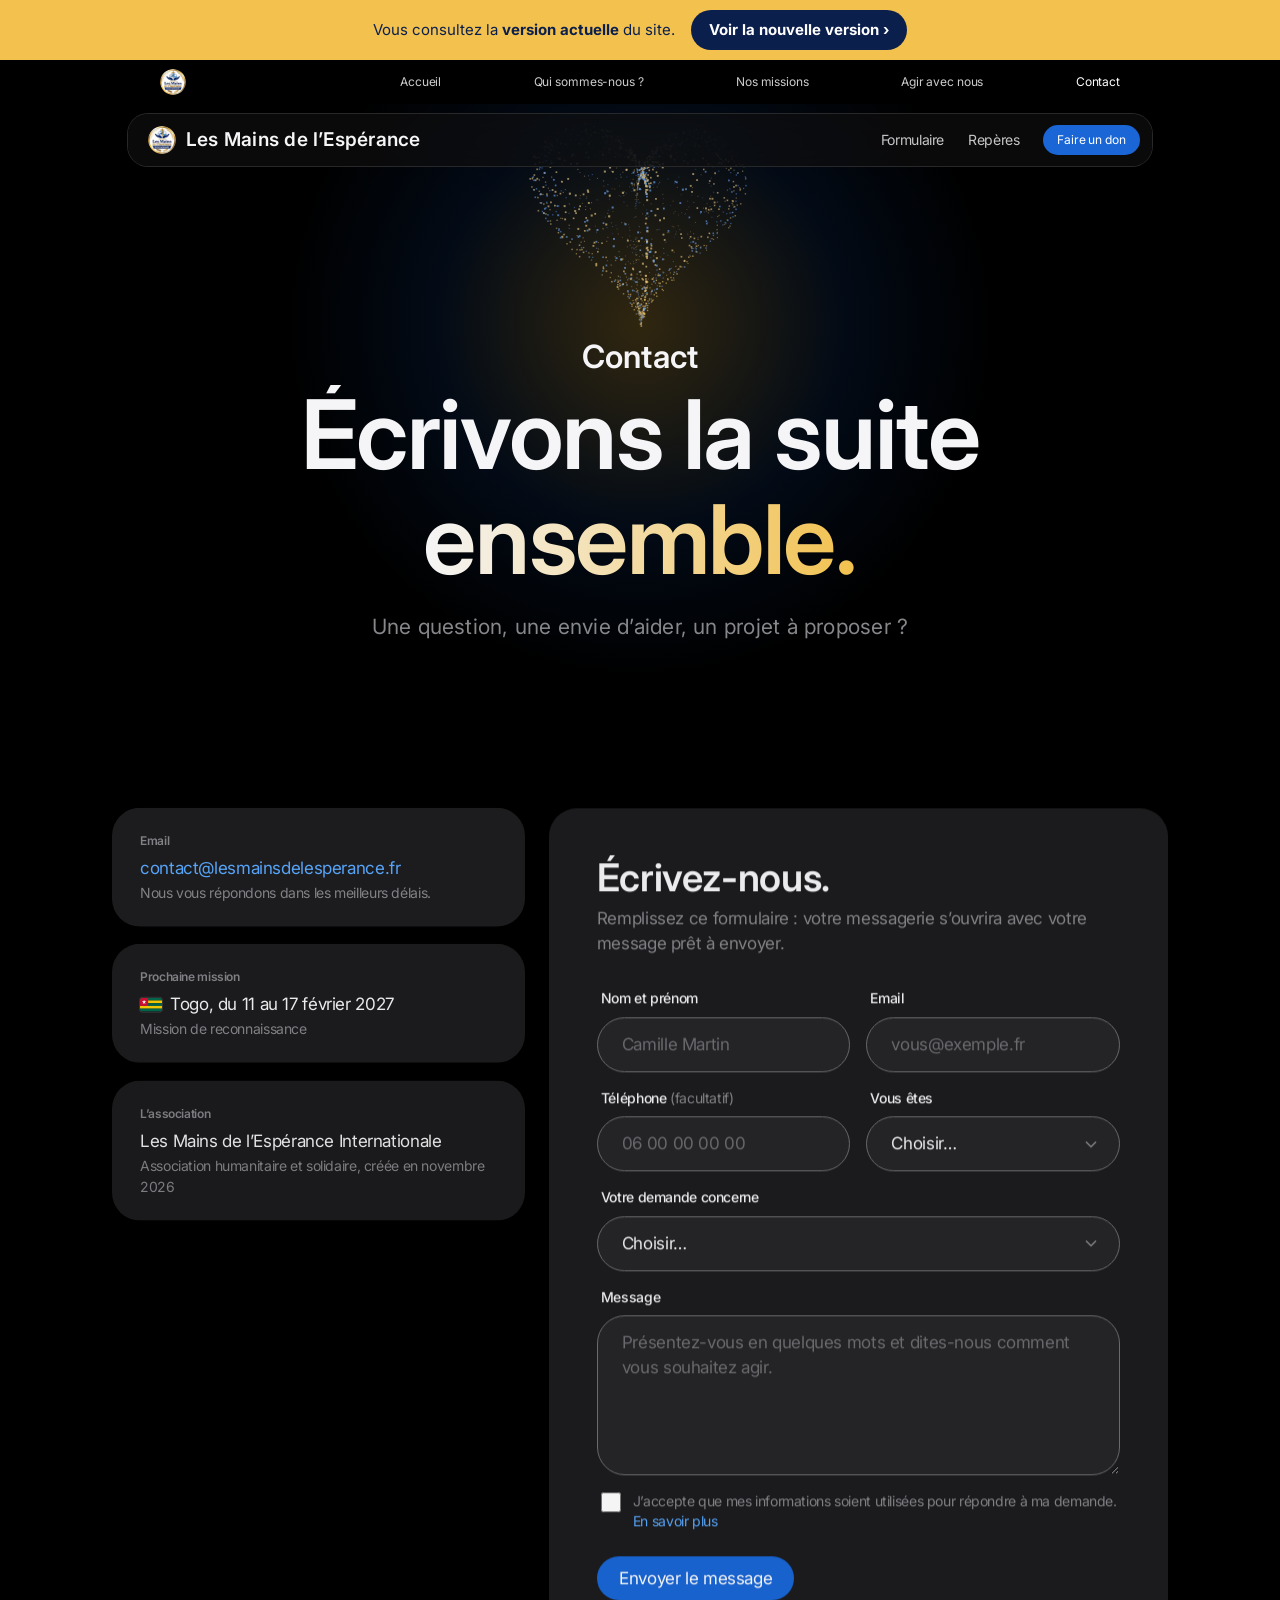
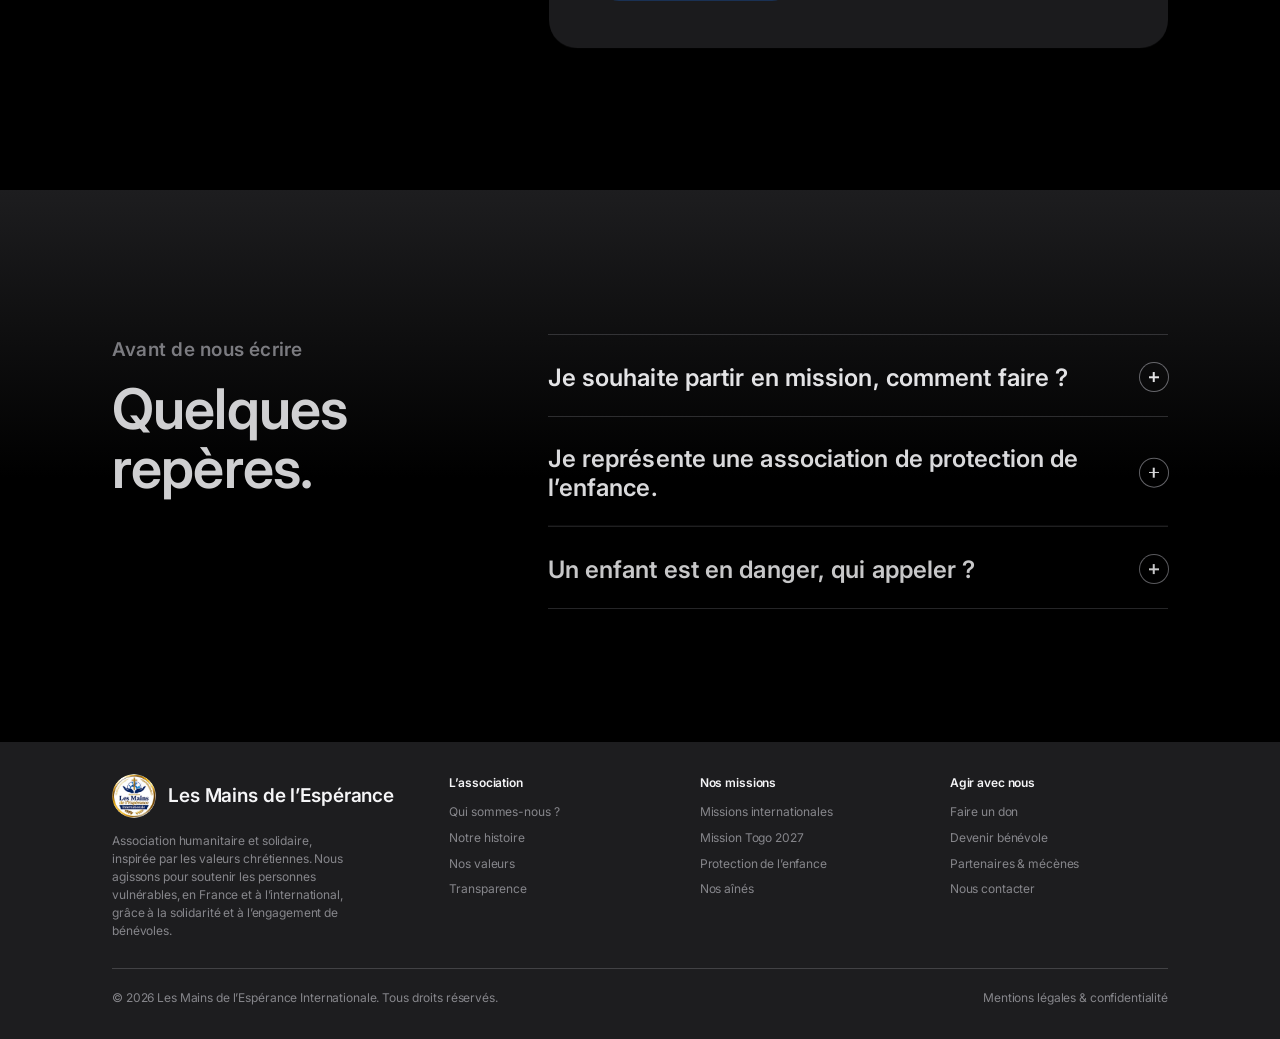
<file: contact.html>
<!doctype html>
<html lang="fr">
<head>
  <meta charset="utf-8">
  <meta name="viewport" content="width=device-width, initial-scale=1, viewport-fit=cover">
  <title>Contact — Les Mains de l’Espérance Internationale</title>
  <meta name="description" content="Contactez Les Mains de l’Espérance Internationale : don, bénévolat, partenariat, mission au Togo ou proposition de projet.">
  <meta name="theme-color" content="#000000">
  <meta property="og:title" content="Contact — Les Mains de l’Espérance Internationale">
  <meta property="og:description" content="Contactez Les Mains de l’Espérance Internationale : don, bénévolat, partenariat, mission au Togo ou proposition de projet.">
  <meta property="og:type" content="website">
  <meta property="og:locale" content="fr_FR">
  <meta property="og:image" content="img/og-image.jpg">
  <link rel="icon" type="image/png" href="img/favicon.png">
  <link rel="apple-touch-icon" href="img/apple-touch-icon.png">
  <link rel="preconnect" href="https://fonts.googleapis.com">
  <link rel="preconnect" href="https://fonts.gstatic.com" crossorigin>
  <link href="https://fonts.googleapis.com/css2?family=Inter:wght@400;500;600&display=swap" rel="stylesheet">
  <link rel="stylesheet" href="css/style.css">
</head>
<body>

  <a class="skip" href="#contenu">Aller au contenu</a>

  <!-- Comparaison temporaire entre la version actuelle et la nouvelle version -->
  <div class="compare-bar">
    <p>Vous consultez la <strong>version actuelle</strong> du site.</p>
    <a href="v2/contact.html" class="compare-bar__link">Voir la nouvelle version ›</a>
  </div>

  <!-- Navigation globale -->
  <header class="gnav">
    <div class="gnav__inner">
      <a href="index.html" class="gnav__logo" aria-label="Les Mains de l’Espérance Internationale, accueil">
        <img src="img/logo.webp" alt="" width="26" height="26">
      </a>
      <nav class="gnav__links" aria-label="Navigation principale">
        <a href="index.html">Accueil</a>
        <a href="association.html">Qui sommes-nous&nbsp;?</a>
        <a href="missions.html">Nos missions</a>
        <a href="agir.html">Agir avec nous</a>
        <a href="contact.html" aria-current="page">Contact</a>
      </nav>
      <button class="gnav__burger" aria-label="Ouvrir le menu" aria-expanded="false" aria-controls="menu-mobile"><span></span><span></span></button>
    </div>
    <nav class="gnav__mobile" id="menu-mobile" aria-label="Menu mobile">
        <a href="index.html">Accueil</a>
        <a href="association.html">Qui sommes-nous&nbsp;?</a>
        <a href="missions.html">Nos missions</a>
        <a href="agir.html">Agir avec nous</a>
        <a href="contact.html" aria-current="page">Contact</a>
    </nav>
  </header>

  <!-- Navigation locale -->
  <div class="lnav-wrap">
    <div class="lnav">
      <a href="#top" class="lnav__name"><img src="img/logo.webp" alt="" width="28" height="28"><span><span class="opt">Les </span>Mains de l’Espérance</span></a>
      <div class="lnav__right">
        <a href="#formulaire" class="lnav__link">Formulaire</a>
        <a href="#faq" class="lnav__link">Repères</a>
        <a href="agir.html#don" class="pill pill--blue magnetic">Faire un don</a>
        <button class="lnav__burger" type="button" aria-label="Ouvrir le menu" aria-controls="menu-mobile"><span></span><span></span></button>
      </div>
    </div>
  </div>

  <main id="top">
    <span id="contenu" tabindex="-1"></span>

    <!-- HERO -->
    <section class="hero hero--page hero--short" aria-label="Introduction">
      <div class="hero__stage">
        <canvas class="hero__canvas" data-shape="heart" data-y="0.30" aria-hidden="true"></canvas>
        <div class="hero__halo" aria-hidden="true"></div>
      </div>
      <div class="hero__content">
        <p class="hero__label"><span class="mask"><span>Contact</span></span></p>
        <h1 class="hero__title">
          <span class="mask"><span>Écrivons la suite</span></span>
          <span class="mask"><span><em>ensemble.</em></span></span>
        </h1>
        <p class="hero__sub"><span class="mask"><span>Une question, une envie d’aider, un projet à proposer&nbsp;?</span></span></p>
      </div>
    </section>

    <!-- FORMULAIRE -->
    <section class="contact-section" id="formulaire" aria-label="Formulaire de contact">
      <div class="container contact-layout">
        <dl class="contact-cards reveal-stagger">
          <div class="info-card">
            <dt>Email</dt>
            <dd><a href="mailto:contact@lesmainsdelesperance.fr" class="link">contact@lesmainsdelesperance.fr</a></dd>
            <dd>Nous vous répondons dans les meilleurs délais.</dd>
          </div>
          <div class="info-card">
            <dt>Prochaine mission</dt>
            <dd><svg class="flag" viewBox="0 0 81 50" aria-hidden="true"><rect y="0" width="81" height="10" fill="#006a4e"/><rect y="10" width="81" height="10" fill="#ffce00"/><rect y="20" width="81" height="10" fill="#006a4e"/><rect y="30" width="81" height="10" fill="#ffce00"/><rect y="40" width="81" height="10" fill="#006a4e"/><rect width="30" height="30" fill="#d21034"/><polygon fill="#fff" points="15.00,7.00 16.94,12.93 23.18,12.94 18.14,16.62 20.05,22.56 15.00,18.90 9.95,22.56 11.86,16.62 6.82,12.94 13.06,12.93"/></svg>Togo, du 11 au 17 février 2027</dd>
            <dd>Mission de reconnaissance</dd>
          </div>
          <div class="info-card">
            <dt>L’association</dt>
            <dd>Les Mains de l’Espérance Internationale</dd>
            <dd>Association humanitaire et solidaire, créée en novembre 2026</dd>
          </div>
        </dl>

        <div class="form-panel reveal-up">
          <h2>Écrivez-nous.</h2>
          <p>Remplissez ce formulaire&nbsp;: votre messagerie s’ouvrira avec votre message prêt à envoyer.</p>
          <form class="contact-form" data-to="contact@lesmainsdelesperance.fr" novalidate>
            <div class="form-grid">
              <div class="field">
                <label for="nom">Nom et prénom</label>
                <input id="nom" name="nom" type="text" autocomplete="name" required placeholder="Camille Martin">
                <span class="field__error">Indiquez votre nom.</span>
              </div>
              <div class="field">
                <label for="email">Email</label>
                <input id="email" name="email" type="email" autocomplete="email" inputmode="email" required placeholder="vous@exemple.fr">
                <span class="field__error">Indiquez une adresse email valide.</span>
              </div>
              <div class="field">
                <label for="telephone">Téléphone <span>(facultatif)</span></label>
                <input id="telephone" name="telephone" type="tel" autocomplete="tel" inputmode="tel" placeholder="06 00 00 00 00">
              </div>
              <div class="field">
                <label for="profil">Vous êtes</label>
                <select id="profil" name="profil" required>
                  <option value="" selected disabled>Choisir…</option>
                  <option>Un particulier</option>
                  <option>Un bénévole ou missionnaire</option>
                  <option>Une association</option>
                  <option>Une entreprise ou un artisan</option>
                  <option>Une église ou une paroisse</option>
                  <option>Une collectivité</option>
                </select>
                <span class="field__error">Choisissez une option.</span>
              </div>
              <div class="field field--full">
                <label for="sujet">Votre demande concerne</label>
                <select id="sujet" name="sujet" required>
                  <option value="" selected disabled>Choisir…</option>
                  <option data-key="don">Faire un don</option>
                  <option data-key="benevolat">Devenir bénévole</option>
                  <option data-key="partenariat">Devenir partenaire ou mécène</option>
                  <option data-key="togo">La mission au Togo (février 2027)</option>
                  <option data-key="projet">Proposer un projet</option>
                  <option data-key="evenement">Nos évènements solidaires</option>
                  <option data-key="boutique">La boutique solidaire</option>
                  <option data-key="autre">Autre demande</option>
                </select>
                <span class="field__error">Choisissez un sujet.</span>
              </div>
              <div class="field field--full">
                <label for="message">Message</label>
                <textarea id="message" name="message" required placeholder="Présentez-vous en quelques mots et dites-nous comment vous souhaitez agir."></textarea>
                <span class="field__error">Écrivez votre message.</span>
              </div>
              <div class="field field--full">
                <label class="consent" for="consent">
                  <input id="consent" name="consent" type="checkbox" required>
                  <span>J’accepte que mes informations soient utilisées pour répondre à ma demande. <a href="mentions-legales.html#confidentialite" class="link" style="font-size:14px">En savoir plus</a></span>
                </label>
                <span class="field__error">Merci de cocher cette case.</span>
              </div>
            </div>
            <div class="form-actions">
              <button type="submit" class="pill pill--blue pill--lg magnetic">Envoyer le message</button>
              <p class="form-status" role="status" aria-live="polite"></p>
            </div>
          </form>
        </div>
      </div>
    </section>

    <!-- AVANT DE NOUS ÉCRIRE -->
    <section class="faq band-carbon" id="faq" aria-label="Avant de nous écrire">
      <div class="container faq__grid">
        <header class="reveal">
          <p class="eyebrow">Avant de nous écrire</p>
          <h2 class="h-panel">Quelques repères.</h2>
        </header>
        <div class="faq__list reveal-stagger">
          <div class="faq__item">
            <button class="faq__q" aria-expanded="false">Je souhaite partir en mission, comment faire&nbsp;?<span class="faq__icon" aria-hidden="true"></span></button>
            <div class="faq__a"><p>Choisissez «&nbsp;Devenir bénévole&nbsp;» ou «&nbsp;La mission au Togo&nbsp;» dans le formulaire, et présentez-nous vos compétences et vos disponibilités. Un manque de moyens financiers ne doit pas vous arrêter&nbsp;: l’association a été créée pour aider les bénévoles à partir.</p></div>
          </div>
          <div class="faq__item">
            <button class="faq__q" aria-expanded="false">Je représente une association de protection de l’enfance.<span class="faq__icon" aria-hidden="true"></span></button>
            <div class="faq__a"><p>Nous souhaitons justement construire un réseau de coopération avec les structures spécialisées. Choisissez «&nbsp;Devenir partenaire ou mécène&nbsp;» et présentez-nous votre action.</p></div>
          </div>
          <div class="faq__item">
            <button class="faq__q" aria-expanded="false">Un enfant est en danger, qui appeler&nbsp;?<span class="faq__icon" aria-hidden="true"></span></button>
            <div class="faq__a"><p>Notre association n’est pas un service d’urgence. Appelez le <a href="tel:119" class="link">119</a> (Allô Enfance en Danger), gratuit, 24 h/24 et 7 j/7. En cas de danger immédiat, composez le <a href="tel:17" class="link">17</a> ou le <a href="tel:112" class="link">112</a>.</p></div>
          </div>
        </div>
      </div>
    </section>
  </main>

  <footer class="footer">
    <div class="container">
      <div class="footer__cols">
        <div>
          <a href="index.html" class="footer__brand"><img src="img/logo.webp" alt="" width="44" height="44">Les Mains de l’Espérance</a>
          <p class="footer__about">Association humanitaire et solidaire, inspirée par les valeurs chrétiennes. Nous agissons pour soutenir les personnes vulnérables, en France et à l’international, grâce à la solidarité et à l’engagement de bénévoles.</p>
        </div>
        <div>
          <h3>L’association</h3>
          <ul>
            <li><a href="association.html">Qui sommes-nous&nbsp;?</a></li>
            <li><a href="association.html#histoire">Notre histoire</a></li>
            <li><a href="association.html#valeurs">Nos valeurs</a></li>
            <li><a href="association.html#transparence">Transparence</a></li>
          </ul>
        </div>
        <div>
          <h3>Nos missions</h3>
          <ul>
            <li><a href="missions.html#international">Missions internationales</a></li>
            <li><a href="missions.html#togo">Mission Togo 2027</a></li>
            <li><a href="missions.html#enfance">Protection de l’enfance</a></li>
            <li><a href="missions.html#aines">Nos aînés</a></li>
          </ul>
        </div>
        <div>
          <h3>Agir avec nous</h3>
          <ul>
            <li><a href="agir.html#don">Faire un don</a></li>
            <li><a href="agir.html#benevole">Devenir bénévole</a></li>
            <li><a href="agir.html#partenaires">Partenaires &amp; mécènes</a></li>
            <li><a href="contact.html">Nous contacter</a></li>
          </ul>
        </div>
      </div>
      <div class="footer__bottom">
        <p>© <span data-year>2026</span> Les Mains de l’Espérance Internationale. Tous droits réservés.</p>
        <a href="mentions-legales.html">Mentions légales &amp; confidentialité</a>
      </div>
    </div>
  </footer>

  <script src="js/vendor/gsap.min.js"></script>
  <script src="js/vendor/ScrollTrigger.min.js"></script>
  <script src="js/main.js"></script>

</body>
</html>
</file>
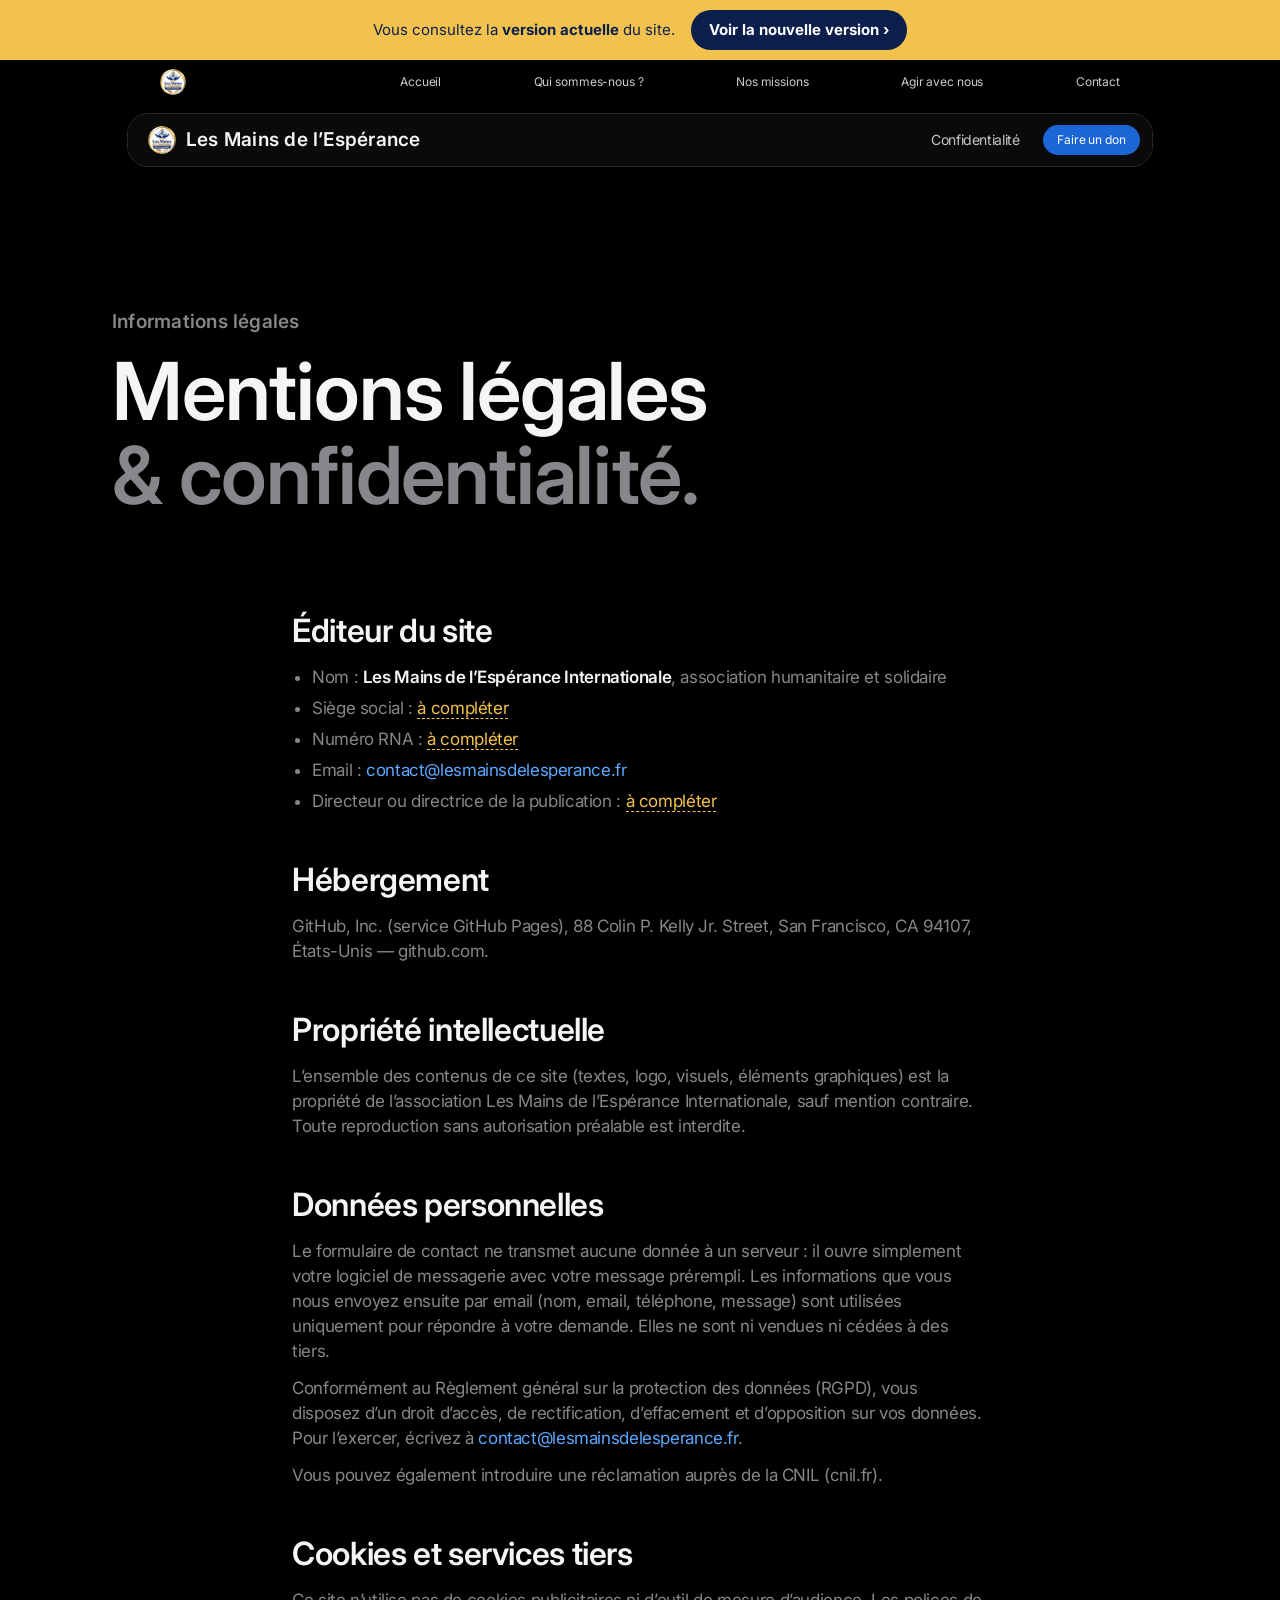
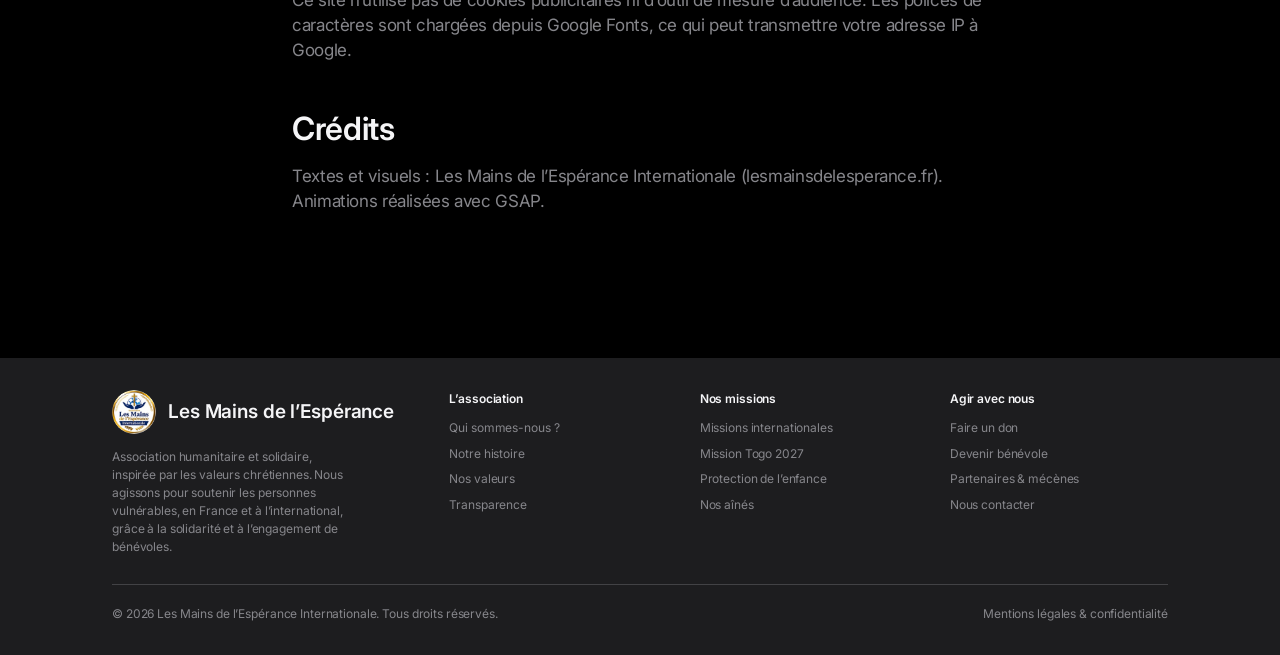
<file: mentions-legales.html>
<!doctype html>
<html lang="fr">
<head>
  <meta charset="utf-8">
  <meta name="viewport" content="width=device-width, initial-scale=1, viewport-fit=cover">
  <title>Mentions légales — Les Mains de l’Espérance Internationale</title>
  <meta name="description" content="Mentions légales et politique de confidentialité du site de l’association Les Mains de l’Espérance Internationale.">
  <meta name="theme-color" content="#000000">
  <meta property="og:title" content="Mentions légales — Les Mains de l’Espérance Internationale">
  <meta property="og:description" content="Mentions légales et politique de confidentialité du site de l’association Les Mains de l’Espérance Internationale.">
  <meta property="og:type" content="website">
  <meta property="og:locale" content="fr_FR">
  <meta property="og:image" content="img/og-image.jpg">
  <link rel="icon" type="image/png" href="img/favicon.png">
  <link rel="apple-touch-icon" href="img/apple-touch-icon.png">
  <link rel="preconnect" href="https://fonts.googleapis.com">
  <link rel="preconnect" href="https://fonts.gstatic.com" crossorigin>
  <link href="https://fonts.googleapis.com/css2?family=Inter:wght@400;500;600&display=swap" rel="stylesheet">
  <link rel="stylesheet" href="css/style.css">
</head>
<body>

  <a class="skip" href="#contenu">Aller au contenu</a>

  <!-- Comparaison temporaire entre la version actuelle et la nouvelle version -->
  <div class="compare-bar">
    <p>Vous consultez la <strong>version actuelle</strong> du site.</p>
    <a href="v2/mentions-legales.html" class="compare-bar__link">Voir la nouvelle version ›</a>
  </div>

  <!-- Navigation globale -->
  <header class="gnav">
    <div class="gnav__inner">
      <a href="index.html" class="gnav__logo" aria-label="Les Mains de l’Espérance Internationale, accueil">
        <img src="img/logo.webp" alt="" width="26" height="26">
      </a>
      <nav class="gnav__links" aria-label="Navigation principale">
        <a href="index.html">Accueil</a>
        <a href="association.html">Qui sommes-nous&nbsp;?</a>
        <a href="missions.html">Nos missions</a>
        <a href="agir.html">Agir avec nous</a>
        <a href="contact.html">Contact</a>
      </nav>
      <button class="gnav__burger" aria-label="Ouvrir le menu" aria-expanded="false" aria-controls="menu-mobile"><span></span><span></span></button>
    </div>
    <nav class="gnav__mobile" id="menu-mobile" aria-label="Menu mobile">
        <a href="index.html">Accueil</a>
        <a href="association.html">Qui sommes-nous&nbsp;?</a>
        <a href="missions.html">Nos missions</a>
        <a href="agir.html">Agir avec nous</a>
        <a href="contact.html">Contact</a>
    </nav>
  </header>

  <!-- Navigation locale -->
  <div class="lnav-wrap">
    <div class="lnav">
      <a href="#top" class="lnav__name"><img src="img/logo.webp" alt="" width="28" height="28"><span><span class="opt">Les </span>Mains de l’Espérance</span></a>
      <div class="lnav__right">
        <a href="#confidentialite" class="lnav__link">Confidentialité</a>
        <a href="agir.html#don" class="pill pill--blue magnetic">Faire un don</a>
        <button class="lnav__burger" type="button" aria-label="Ouvrir le menu" aria-controls="menu-mobile"><span></span><span></span></button>
      </div>
    </div>
  </div>

  <main id="top">
    <span id="contenu" tabindex="-1"></span>

    <header class="legal-head">
      <div class="container reveal">
        <p class="eyebrow">Informations légales</p>
        <h1 class="h-display">Mentions légales<br><span class="muted">&amp; confidentialité.</span></h1>
      </div>
    </header>

    <section class="legal" aria-label="Mentions légales">
      <div class="container legal__body">

        <h2>Éditeur du site</h2>
        <ul>
          <li>Nom&nbsp;: <strong>Les Mains de l’Espérance Internationale</strong>, association humanitaire et solidaire</li>
          <li>Siège social&nbsp;: <span class="todo">à compléter</span></li>
          <li>Numéro RNA&nbsp;: <span class="todo">à compléter</span></li>
          <li>Email&nbsp;: <a href="mailto:contact@lesmainsdelesperance.fr" class="link">contact@lesmainsdelesperance.fr</a></li>
          <li>Directeur ou directrice de la publication&nbsp;: <span class="todo">à compléter</span></li>
        </ul>

        <h2>Hébergement</h2>
        <p>GitHub, Inc. (service GitHub Pages), 88 Colin P. Kelly Jr. Street, San Francisco, CA 94107, États-Unis — github.com.</p>

        <h2>Propriété intellectuelle</h2>
        <p>L’ensemble des contenus de ce site (textes, logo, visuels, éléments graphiques) est la propriété de l’association Les Mains de l’Espérance Internationale, sauf mention contraire. Toute reproduction sans autorisation préalable est interdite.</p>

        <h2 id="confidentialite">Données personnelles</h2>
        <p>Le formulaire de contact ne transmet aucune donnée à un serveur&nbsp;: il ouvre simplement votre logiciel de messagerie avec votre message prérempli. Les informations que vous nous envoyez ensuite par email (nom, email, téléphone, message) sont utilisées uniquement pour répondre à votre demande. Elles ne sont ni vendues ni cédées à des tiers.</p>
        <p>Conformément au Règlement général sur la protection des données (RGPD), vous disposez d’un droit d’accès, de rectification, d’effacement et d’opposition sur vos données. Pour l’exercer, écrivez à <a href="mailto:contact@lesmainsdelesperance.fr" class="link">contact@lesmainsdelesperance.fr</a>.</p>
        <p>Vous pouvez également introduire une réclamation auprès de la CNIL (cnil.fr).</p>

        <h2>Cookies et services tiers</h2>
        <p>Ce site n’utilise pas de cookies publicitaires ni d’outil de mesure d’audience. Les polices de caractères sont chargées depuis Google Fonts, ce qui peut transmettre votre adresse IP à Google.</p>

        <h2>Crédits</h2>
        <p>Textes et visuels&nbsp;: Les Mains de l’Espérance Internationale (lesmainsdelesperance.fr). Animations réalisées avec GSAP.</p>
      </div>
    </section>
  </main>

  <footer class="footer">
    <div class="container">
      <div class="footer__cols">
        <div>
          <a href="index.html" class="footer__brand"><img src="img/logo.webp" alt="" width="44" height="44">Les Mains de l’Espérance</a>
          <p class="footer__about">Association humanitaire et solidaire, inspirée par les valeurs chrétiennes. Nous agissons pour soutenir les personnes vulnérables, en France et à l’international, grâce à la solidarité et à l’engagement de bénévoles.</p>
        </div>
        <div>
          <h3>L’association</h3>
          <ul>
            <li><a href="association.html">Qui sommes-nous&nbsp;?</a></li>
            <li><a href="association.html#histoire">Notre histoire</a></li>
            <li><a href="association.html#valeurs">Nos valeurs</a></li>
            <li><a href="association.html#transparence">Transparence</a></li>
          </ul>
        </div>
        <div>
          <h3>Nos missions</h3>
          <ul>
            <li><a href="missions.html#international">Missions internationales</a></li>
            <li><a href="missions.html#togo">Mission Togo 2027</a></li>
            <li><a href="missions.html#enfance">Protection de l’enfance</a></li>
            <li><a href="missions.html#aines">Nos aînés</a></li>
          </ul>
        </div>
        <div>
          <h3>Agir avec nous</h3>
          <ul>
            <li><a href="agir.html#don">Faire un don</a></li>
            <li><a href="agir.html#benevole">Devenir bénévole</a></li>
            <li><a href="agir.html#partenaires">Partenaires &amp; mécènes</a></li>
            <li><a href="contact.html">Nous contacter</a></li>
          </ul>
        </div>
      </div>
      <div class="footer__bottom">
        <p>© <span data-year>2026</span> Les Mains de l’Espérance Internationale. Tous droits réservés.</p>
        <a href="mentions-legales.html">Mentions légales &amp; confidentialité</a>
      </div>
    </div>
  </footer>

  <script src="js/vendor/gsap.min.js"></script>
  <script src="js/vendor/ScrollTrigger.min.js"></script>
  <script src="js/main.js"></script>

</body>
</html>
</file>
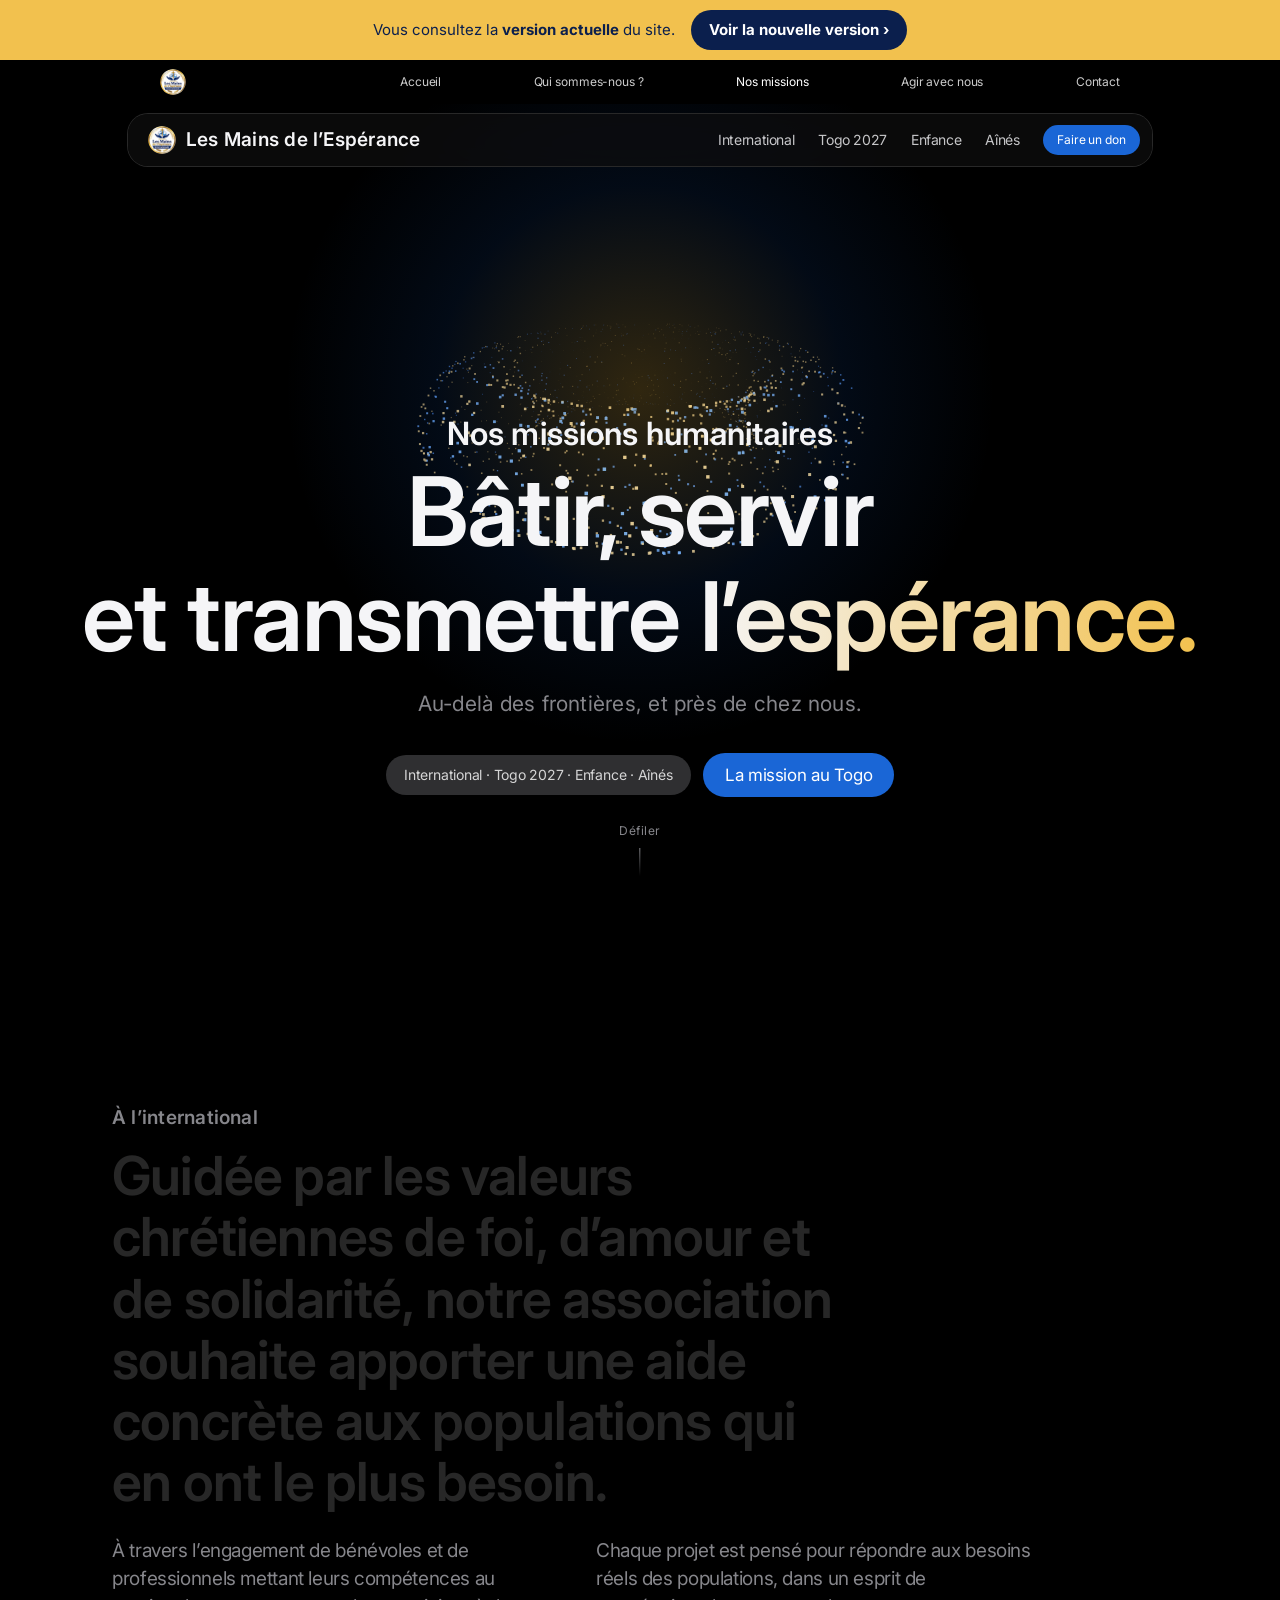
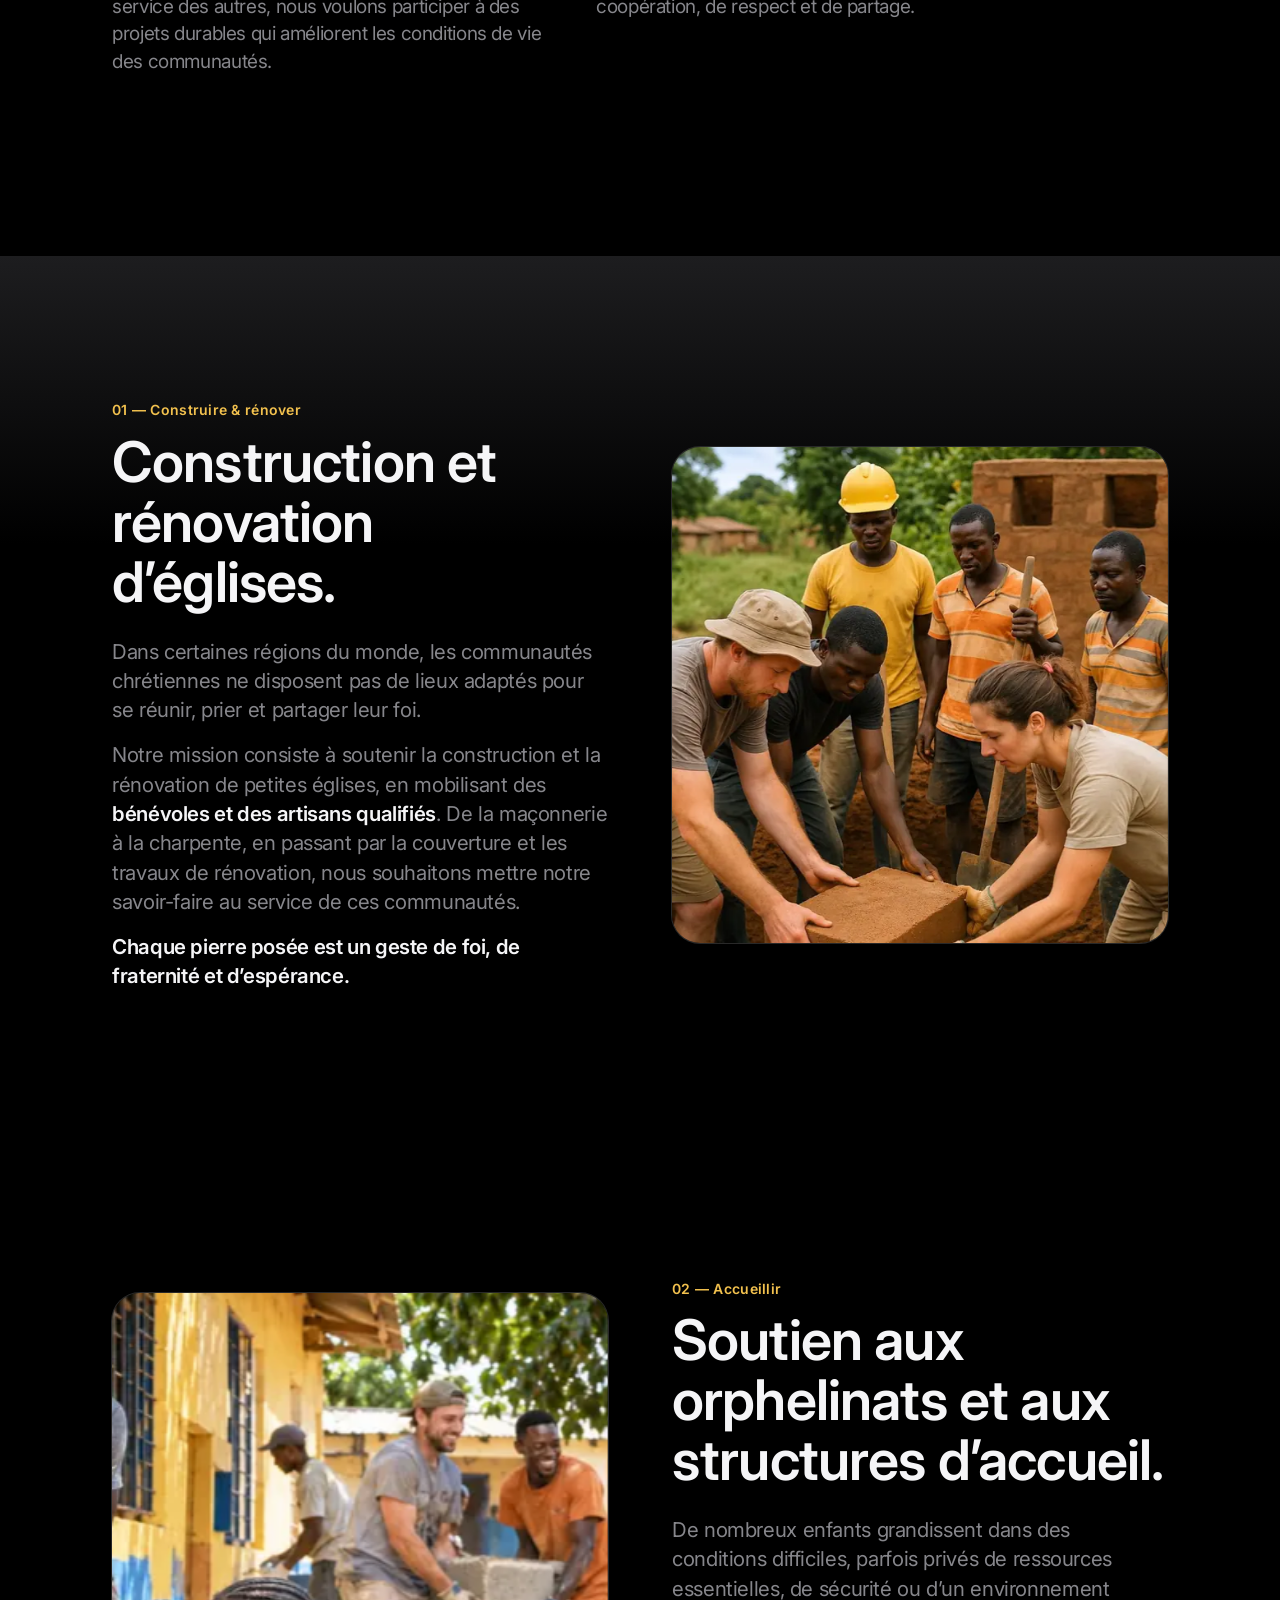
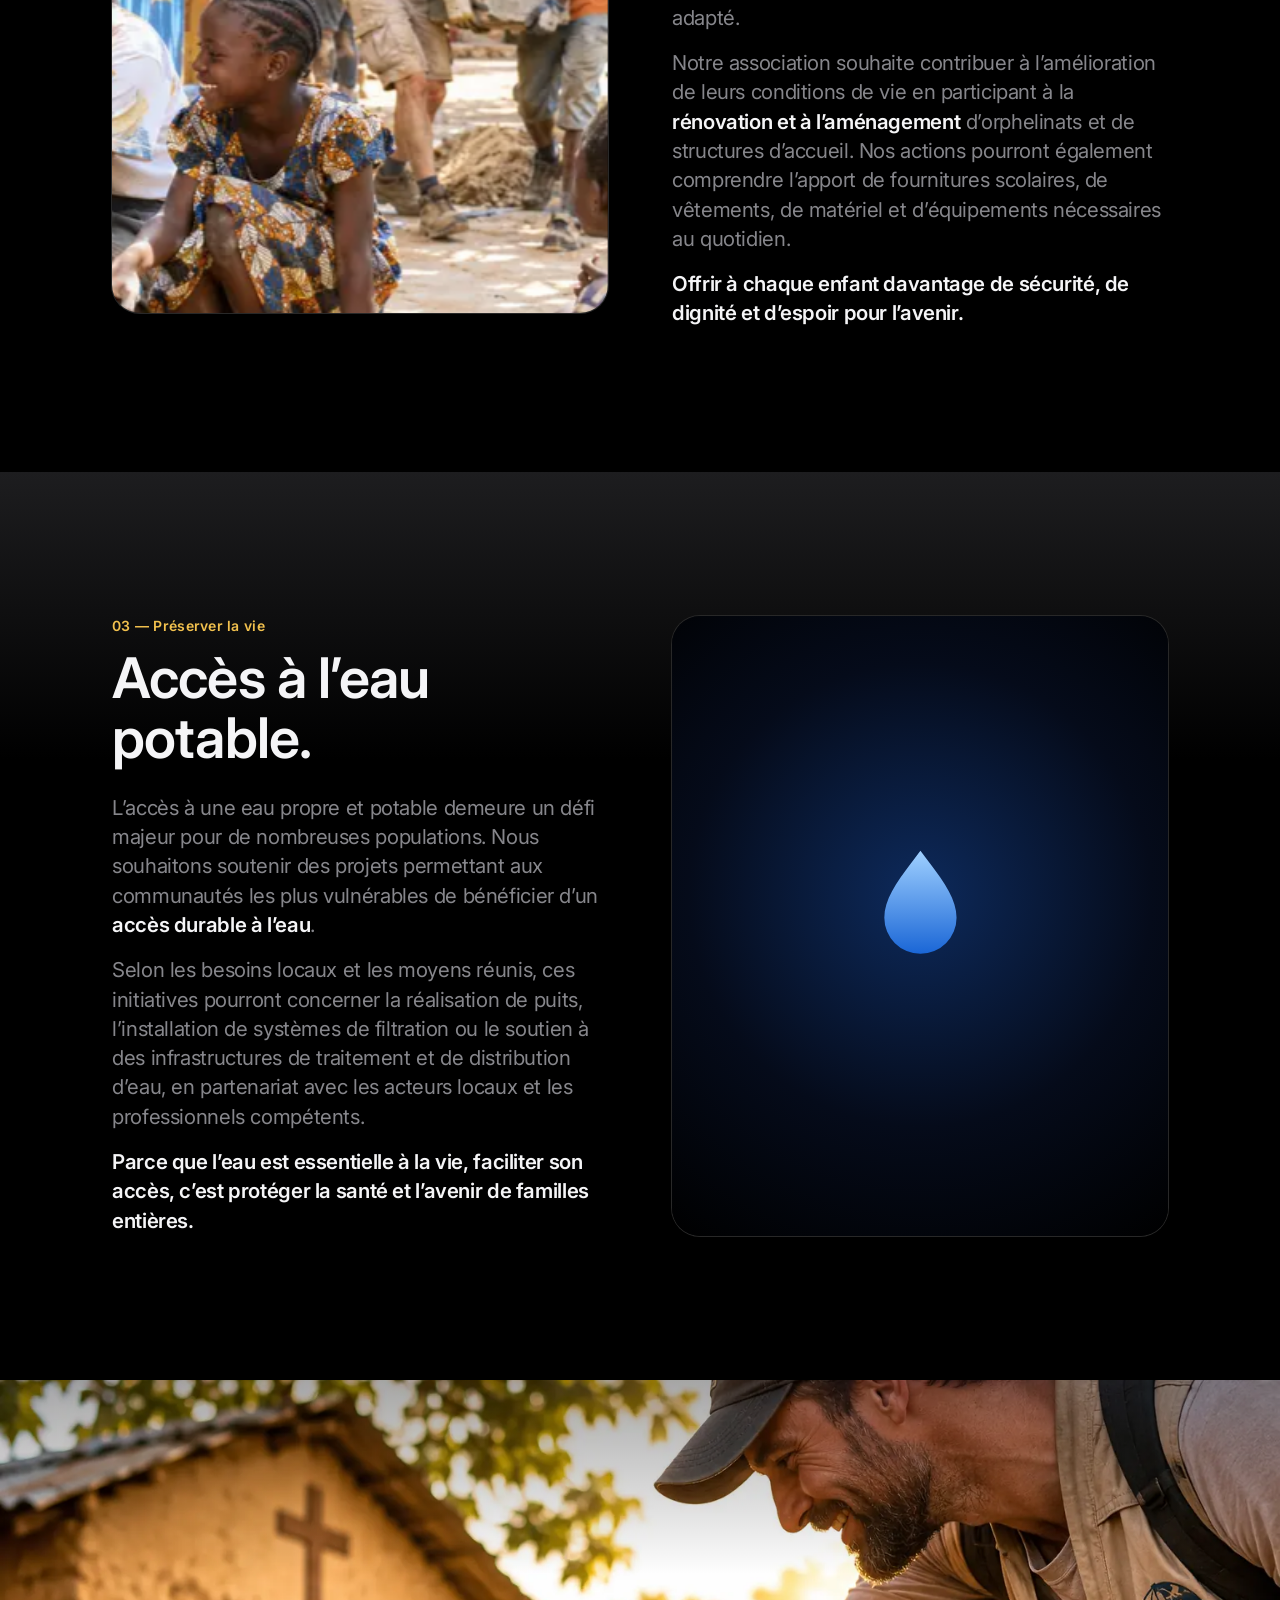
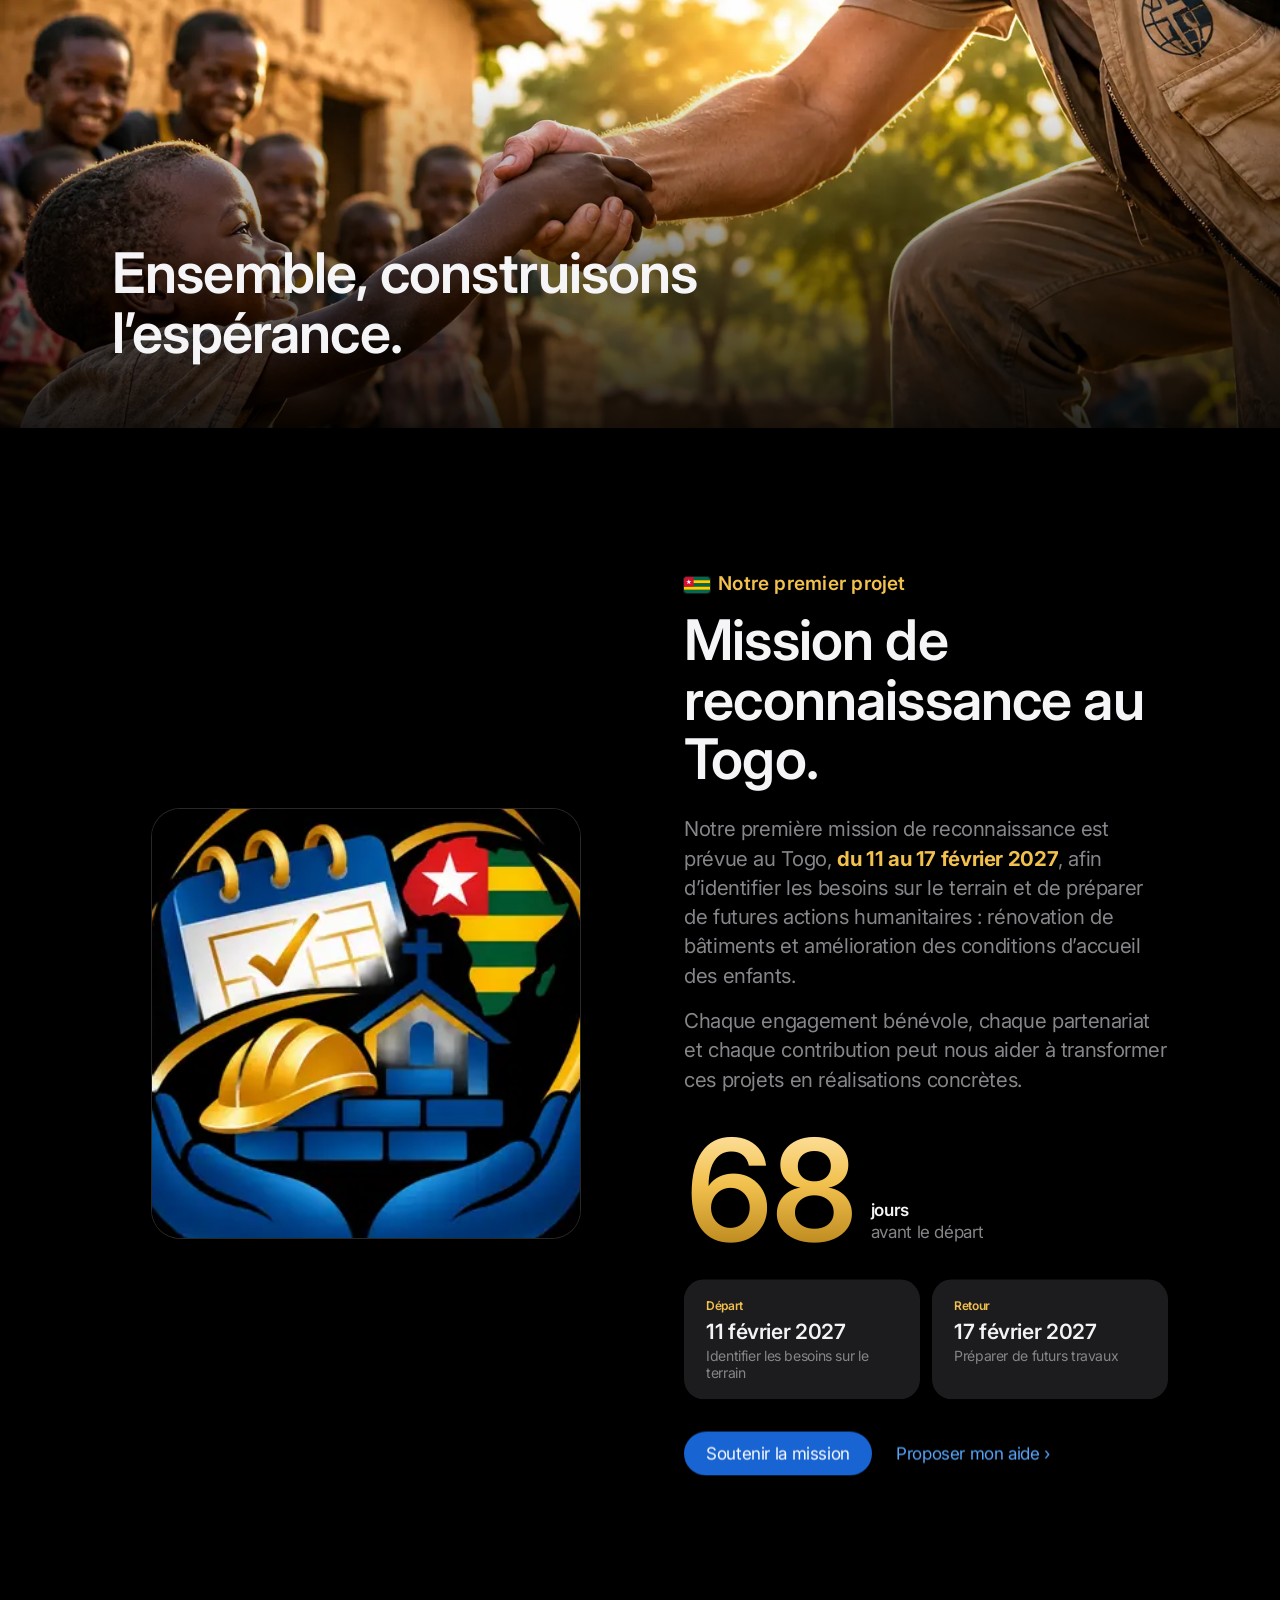
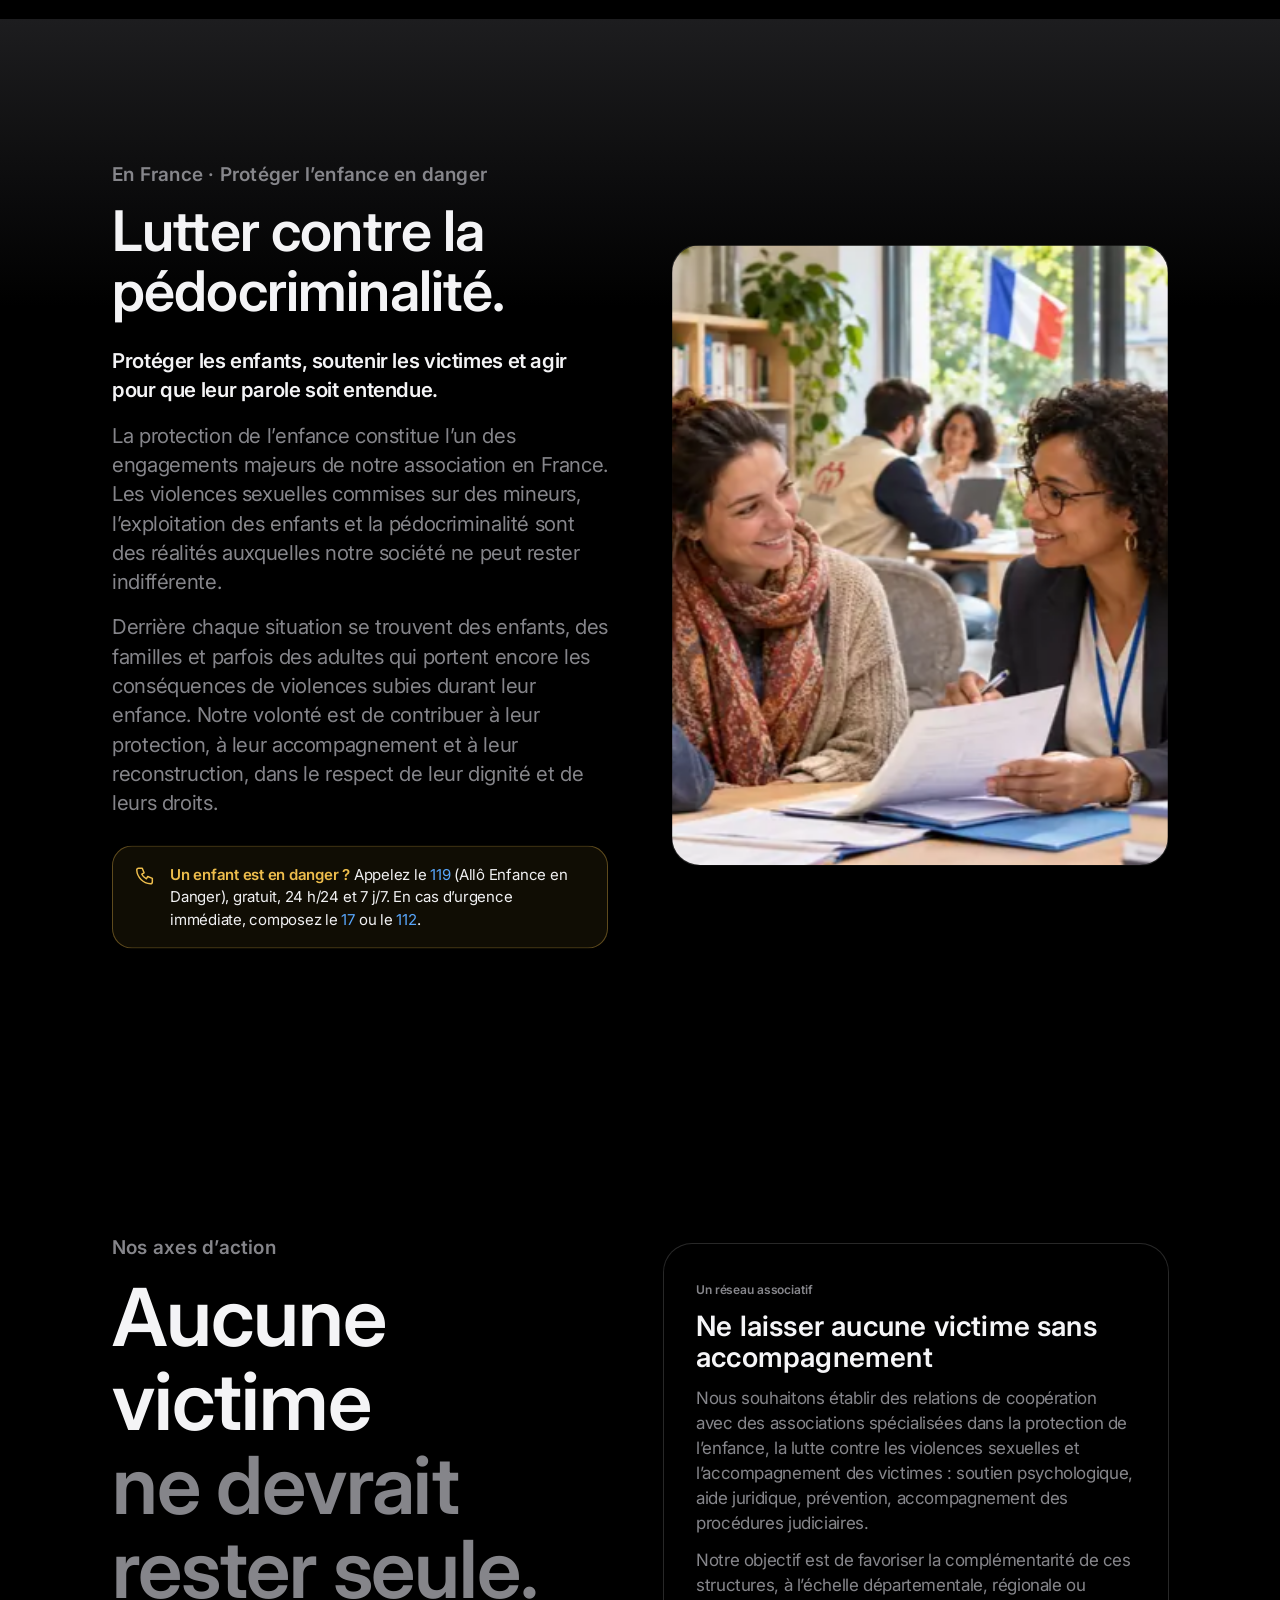
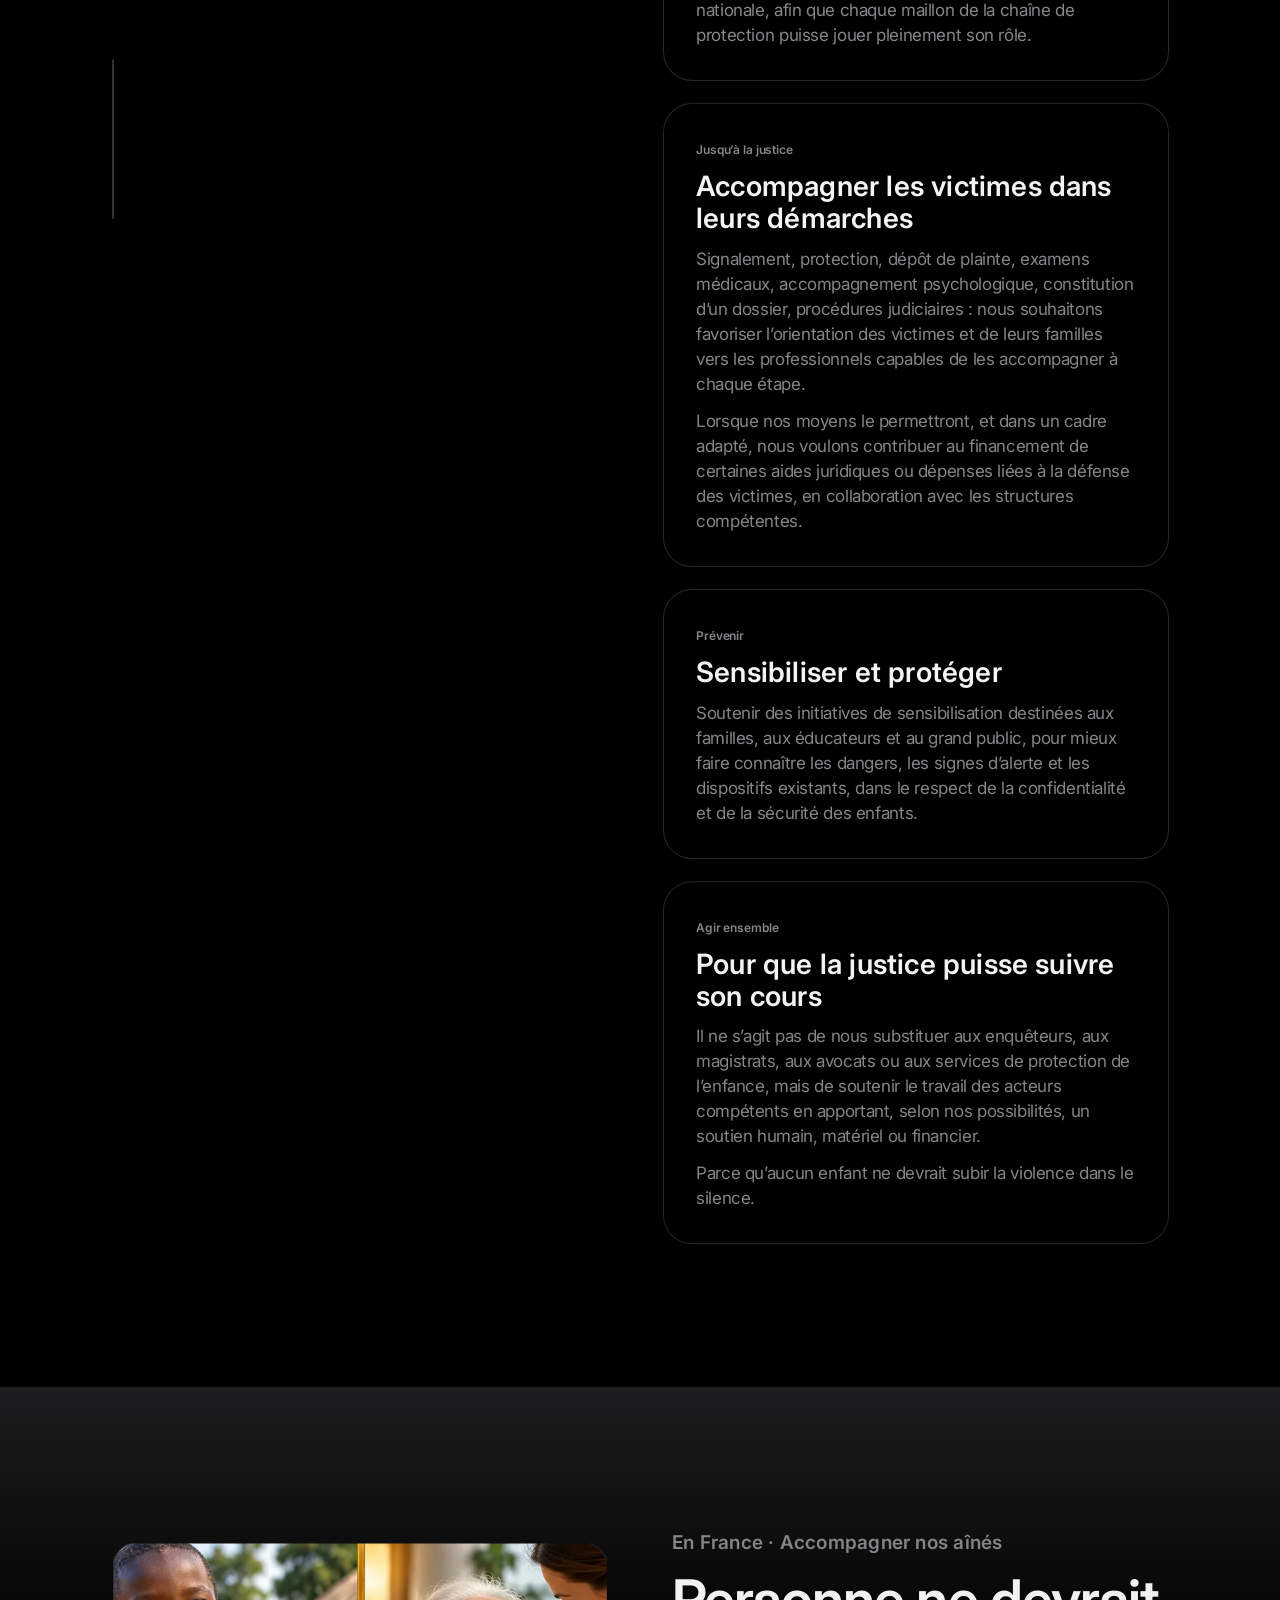
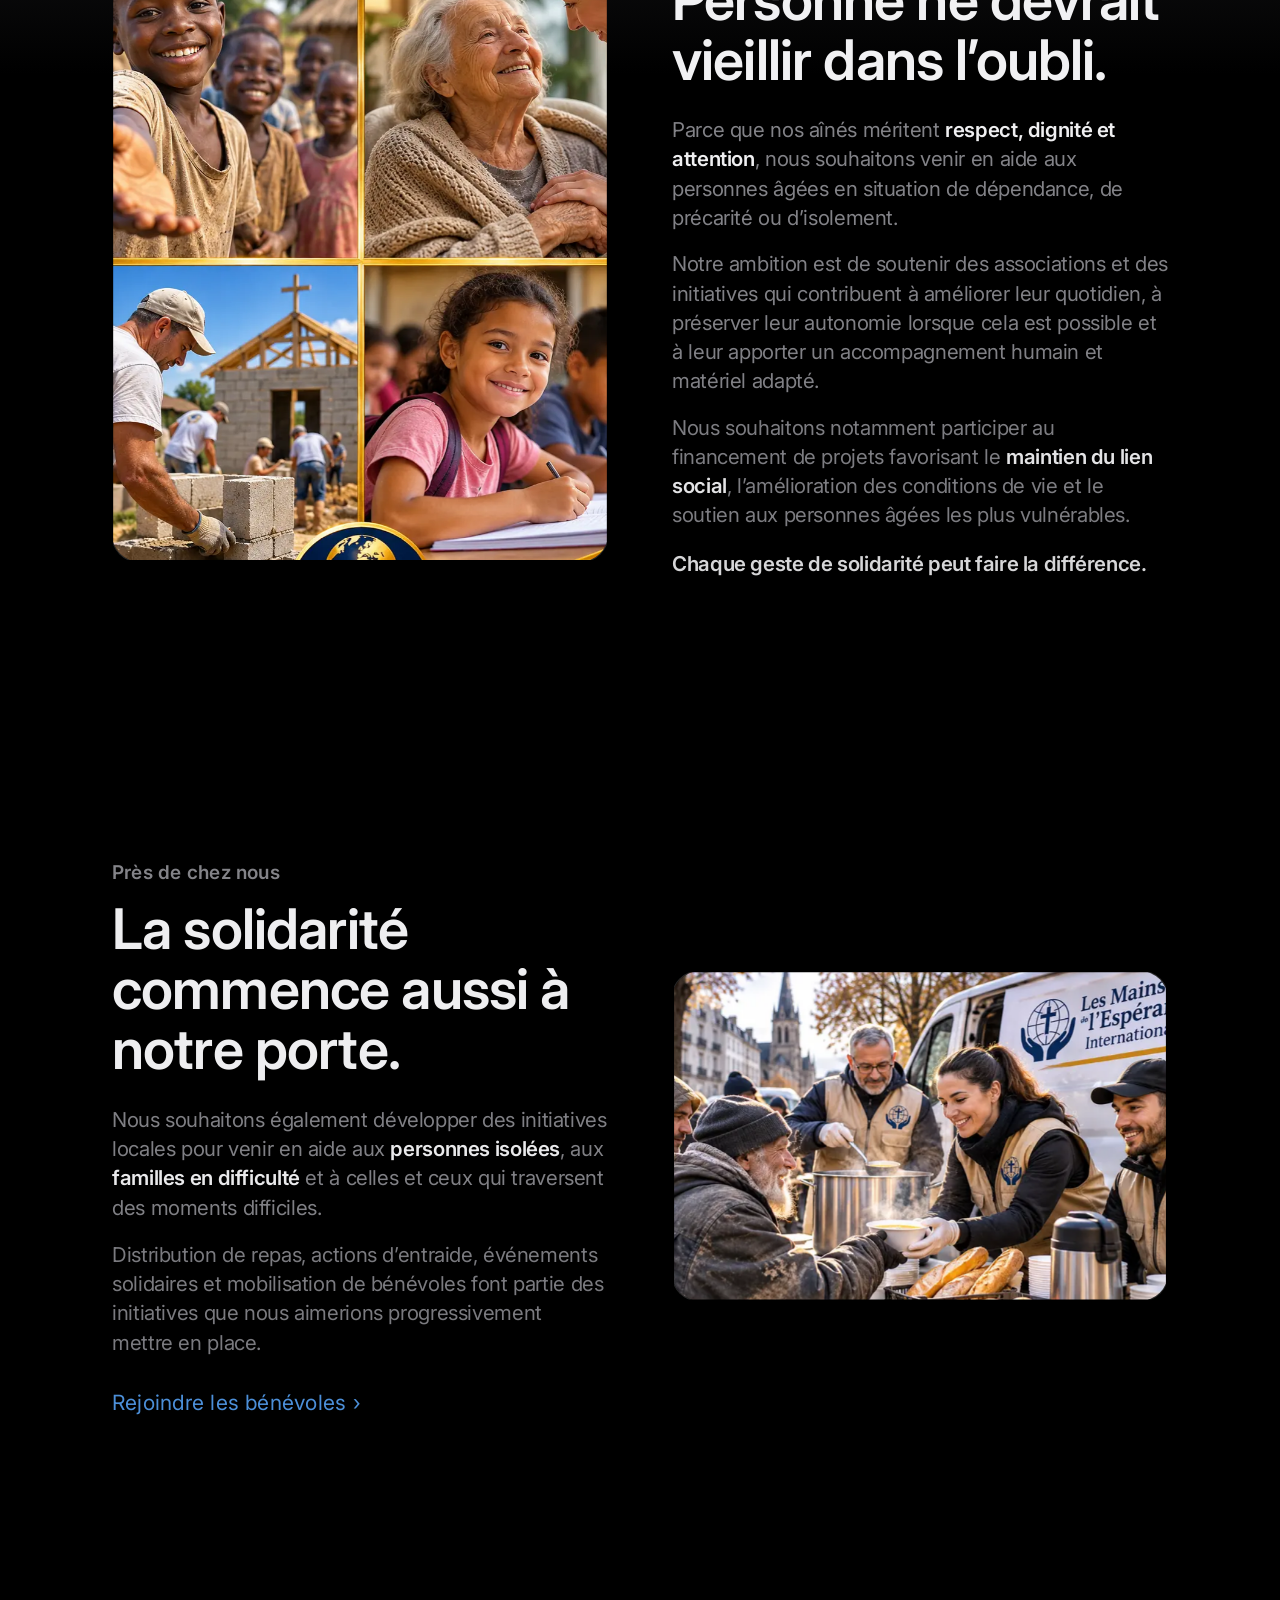
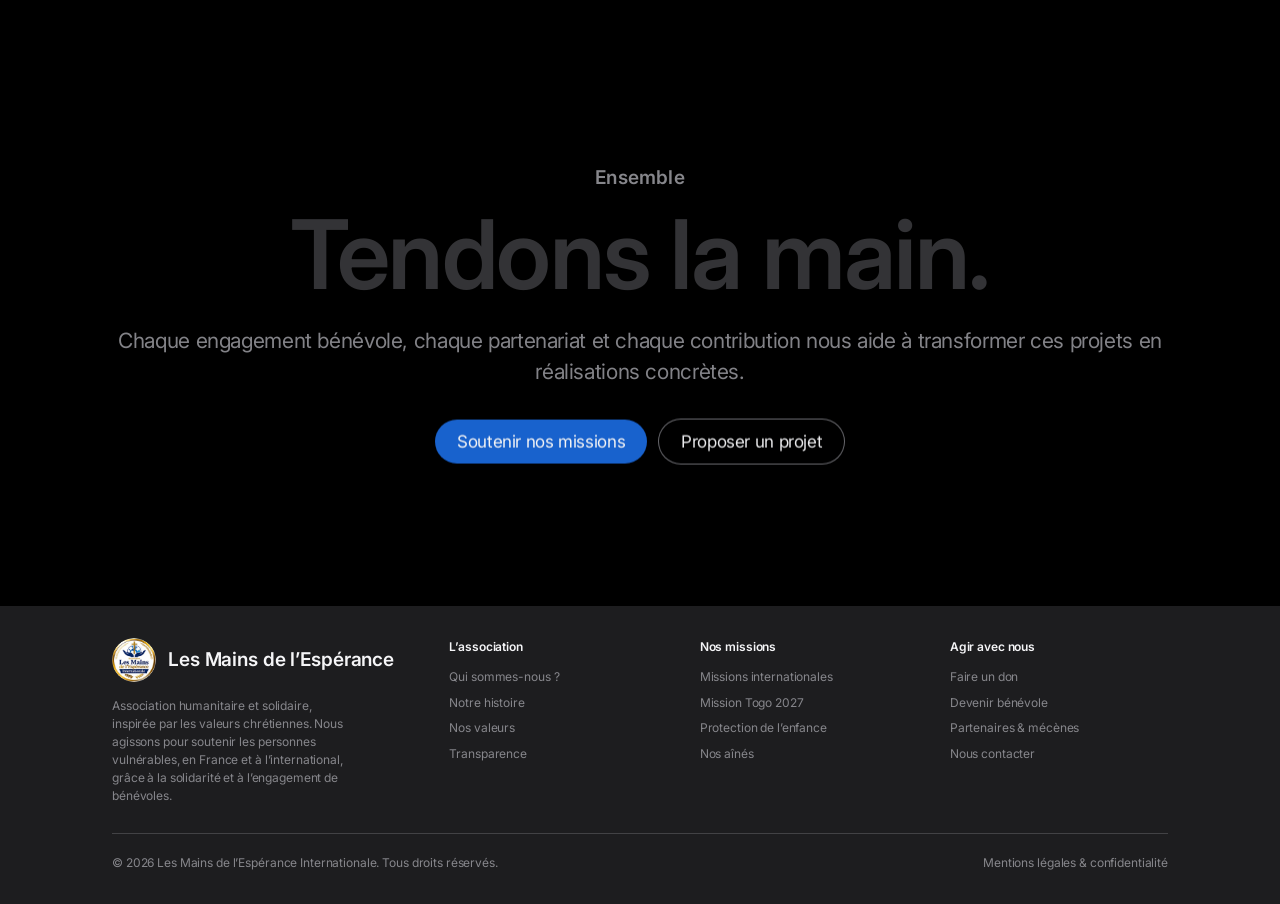
<file: missions.html>
<!doctype html>
<html lang="fr">
<head>
  <meta charset="utf-8">
  <meta name="viewport" content="width=device-width, initial-scale=1, viewport-fit=cover">
  <title>Nos missions humanitaires — Les Mains de l’Espérance Internationale</title>
  <meta name="description" content="Construction et rénovation d’églises, orphelinats, accès à l’eau potable, mission au Togo en février 2027, protection de l’enfance et accompagnement des aînés.">
  <meta name="theme-color" content="#000000">
  <meta property="og:title" content="Nos missions humanitaires — Les Mains de l’Espérance Internationale">
  <meta property="og:description" content="Construction et rénovation d’églises, orphelinats, accès à l’eau potable, mission au Togo en février 2027, protection de l’enfance et accompagnement des aînés.">
  <meta property="og:type" content="website">
  <meta property="og:locale" content="fr_FR">
  <meta property="og:image" content="img/og-image.jpg">
  <link rel="icon" type="image/png" href="img/favicon.png">
  <link rel="apple-touch-icon" href="img/apple-touch-icon.png">
  <link rel="preconnect" href="https://fonts.googleapis.com">
  <link rel="preconnect" href="https://fonts.gstatic.com" crossorigin>
  <link href="https://fonts.googleapis.com/css2?family=Inter:wght@400;500;600&display=swap" rel="stylesheet">
  <link rel="stylesheet" href="css/style.css">
</head>
<body>

  <a class="skip" href="#contenu">Aller au contenu</a>

  <!-- Comparaison temporaire entre la version actuelle et la nouvelle version -->
  <div class="compare-bar">
    <p>Vous consultez la <strong>version actuelle</strong> du site.</p>
    <a href="v2/missions.html" class="compare-bar__link">Voir la nouvelle version ›</a>
  </div>

  <!-- Navigation globale -->
  <header class="gnav">
    <div class="gnav__inner">
      <a href="index.html" class="gnav__logo" aria-label="Les Mains de l’Espérance Internationale, accueil">
        <img src="img/logo.webp" alt="" width="26" height="26">
      </a>
      <nav class="gnav__links" aria-label="Navigation principale">
        <a href="index.html">Accueil</a>
        <a href="association.html">Qui sommes-nous&nbsp;?</a>
        <a href="missions.html" aria-current="page">Nos missions</a>
        <a href="agir.html">Agir avec nous</a>
        <a href="contact.html">Contact</a>
      </nav>
      <button class="gnav__burger" aria-label="Ouvrir le menu" aria-expanded="false" aria-controls="menu-mobile"><span></span><span></span></button>
    </div>
    <nav class="gnav__mobile" id="menu-mobile" aria-label="Menu mobile">
        <a href="index.html">Accueil</a>
        <a href="association.html">Qui sommes-nous&nbsp;?</a>
        <a href="missions.html" aria-current="page">Nos missions</a>
        <a href="agir.html">Agir avec nous</a>
        <a href="contact.html">Contact</a>
    </nav>
  </header>

  <!-- Navigation locale -->
  <div class="lnav-wrap">
    <div class="lnav">
      <a href="#top" class="lnav__name"><img src="img/logo.webp" alt="" width="28" height="28"><span><span class="opt">Les </span>Mains de l’Espérance</span></a>
      <div class="lnav__right">
        <a href="#international" class="lnav__link">International</a>
        <a href="#togo" class="lnav__link">Togo 2027</a>
        <a href="#enfance" class="lnav__link">Enfance</a>
        <a href="#aines" class="lnav__link">Aînés</a>
        <a href="agir.html#don" class="pill pill--blue magnetic">Faire un don</a>
        <button class="lnav__burger" type="button" aria-label="Ouvrir le menu" aria-controls="menu-mobile"><span></span><span></span></button>
      </div>
    </div>
  </div>

  <main id="top">
    <span id="contenu" tabindex="-1"></span>

    <!-- HERO -->
    <section class="hero hero--page" aria-label="Introduction">
      <div class="hero__stage">
        <canvas class="hero__canvas" data-shape="ring" data-y="0.38" aria-hidden="true"></canvas>
        <div class="hero__halo" aria-hidden="true"></div>
      </div>
      <div class="hero__content">
        <p class="hero__label"><span class="mask"><span>Nos missions humanitaires</span></span></p>
        <h1 class="hero__title">
          <span class="mask"><span>Bâtir, servir</span></span>
          <span class="mask"><span>et transmettre <em>l’espérance.</em></span></span>
        </h1>
        <p class="hero__sub"><span class="mask"><span>Au-delà des frontières, et près de chez nous.</span></span></p>
        <div class="hero__cta">
          <span class="capsule">International · Togo 2027 · Enfance · Aînés</span>
          <a href="#togo" class="pill pill--blue pill--lg magnetic">La mission au Togo</a>
        </div>
      </div>
      <div class="hero__scroll" aria-hidden="true"><span>Défiler</span><i></i></div>
    </section>

    <!-- INTRODUCTION INTERNATIONAL -->
    <section class="manifesto" id="international" aria-label="Nos missions humanitaires à l’international">
      <div class="container">
        <p class="eyebrow">À l’international</p>
        <p class="manifesto__text" data-split>
          Guidée par les valeurs chrétiennes de foi, d’amour et de solidarité, notre association souhaite apporter une aide concrète aux populations qui en ont le plus besoin.
        </p>
        <div class="manifesto__more">
          <p>À travers l’engagement de bénévoles et de professionnels mettant leurs compétences au service des autres, nous voulons participer à des projets durables qui améliorent les conditions de vie des communautés.</p>
          <p>Chaque projet est pensé pour répondre aux besoins réels des populations, dans un esprit de coopération, de respect et de partage.</p>
        </div>
      </div>
    </section>

    <!-- 1. ÉGLISES -->
    <section class="split band-carbon" aria-label="Construction et rénovation d’églises">
      <div class="container split__grid">
        <div class="split__text reveal">
          <span class="split__num">01 — Construire &amp; rénover</span>
          <h2 class="h-panel">Construction et rénovation d’églises.</h2>
          <p class="body-lg" style="margin-top:24px">Dans certaines régions du monde, les communautés chrétiennes ne disposent pas de lieux adaptés pour se réunir, prier et partager leur foi.</p>
          <p class="body-lg">Notre mission consiste à soutenir la construction et la rénovation de petites églises, en mobilisant des <strong>bénévoles et des artisans qualifiés</strong>. De la maçonnerie à la charpente, en passant par la couverture et les travaux de rénovation, nous souhaitons mettre notre savoir-faire au service de ces communautés.</p>
          <p class="body-lg split__close">Chaque pierre posée est un geste de foi, de fraternité et d’espérance.</p>
        </div>
        <figure class="photo photo--square reveal-photo">
          <img class="parallax" data-speed="-0.05" src="img/construction-briques.webp" srcset="img/construction-briques-700.webp 700w, img/construction-briques.webp 1200w" sizes="(max-width: 833px) 100vw, 50vw" alt="Bénévoles et habitants posent ensemble des briques de terre sur un chantier" width="1200" height="1200" loading="lazy">
        </figure>
      </div>
    </section>

    <!-- 2. ORPHELINATS -->
    <section class="split split--reverse" aria-label="Soutien aux orphelinats et aux structures d’accueil">
      <div class="container split__grid">
        <div class="split__text reveal">
          <span class="split__num">02 — Accueillir</span>
          <h2 class="h-panel">Soutien aux orphelinats et aux structures d’accueil.</h2>
          <p class="body-lg" style="margin-top:24px">De nombreux enfants grandissent dans des conditions difficiles, parfois privés de ressources essentielles, de sécurité ou d’un environnement adapté.</p>
          <p class="body-lg">Notre association souhaite contribuer à l’amélioration de leurs conditions de vie en participant à la <strong>rénovation et à l’aménagement</strong> d’orphelinats et de structures d’accueil. Nos actions pourront également comprendre l’apport de fournitures scolaires, de vêtements, de matériel et d’équipements nécessaires au quotidien.</p>
          <p class="body-lg split__close">Offrir à chaque enfant davantage de sécurité, de dignité et d’espoir pour l’avenir.</p>
        </div>
        <figure class="photo reveal-photo">
          <img class="parallax" data-speed="-0.05" src="img/chantier-solidaire.webp" srcset="img/chantier-solidaire-800.webp 800w, img/chantier-solidaire.webp 1600w" sizes="(max-width: 833px) 100vw, 50vw" alt="Des bénévoles repeignent les murs d’un bâtiment d’accueil entourés d’enfants" width="1600" height="900" loading="lazy">
        </figure>
      </div>
    </section>

    <!-- 3. EAU -->
    <section class="split band-carbon" aria-label="Accès à l’eau potable">
      <div class="container split__grid">
        <div class="split__text reveal">
          <span class="split__num">03 — Préserver la vie</span>
          <h2 class="h-panel">Accès à l’eau potable.</h2>
          <p class="body-lg" style="margin-top:24px">L’accès à une eau propre et potable demeure un défi majeur pour de nombreuses populations. Nous souhaitons soutenir des projets permettant aux communautés les plus vulnérables de bénéficier d’un <strong>accès durable à l’eau</strong>.</p>
          <p class="body-lg">Selon les besoins locaux et les moyens réunis, ces initiatives pourront concerner la réalisation de puits, l’installation de systèmes de filtration ou le soutien à des infrastructures de traitement et de distribution d’eau, en partenariat avec les acteurs locaux et les professionnels compétents.</p>
          <p class="body-lg split__close">Parce que l’eau est essentielle à la vie, faciliter son accès, c’est protéger la santé et l’avenir de familles entières.</p>
        </div>
        <div class="visual-card reveal-up" aria-hidden="true">
          <svg class="ripples" viewBox="0 0 300 300">
            <defs>
              <linearGradient id="dropGrad" x1="0" y1="0" x2="0" y2="1">
                <stop offset="0" stop-color="#9fd0ff"/><stop offset="1" stop-color="#1a66d6"/>
              </linearGradient>
            </defs>
            <circle cx="150" cy="150" r="140"/><circle cx="150" cy="150" r="140"/><circle cx="150" cy="150" r="140"/><circle cx="150" cy="150" r="140"/>
            <path class="drop" d="M150 92c14 19 28 35 28 52a28 28 0 0 1-56 0c0-17 14-33 28-52z"/>
          </svg>
        </div>
      </div>
    </section>

    <!-- TOGO : image pleine largeur -->
    <section class="bleed" aria-label="Le Togo">
      <img class="parallax" data-speed="-0.08" src="img/entraide-village.webp" srcset="img/entraide-village-800.webp 800w, img/entraide-village.webp 1536w" sizes="100vw" alt="Un bénévole serre la main d’un enfant devant une petite église de village" width="1536" height="1024" loading="lazy">
      <div class="bleed__caption">
        <div class="container"><p>Ensemble, construisons l’espérance.</p></div>
      </div>
    </section>

    <!-- PROJET TOGO -->
    <section class="togo" id="togo" aria-label="Mission de reconnaissance au Togo">
      <div class="container togo__grid">
        <figure class="togo__visual reveal-up">
          <img src="img/embleme-togo.webp" srcset="img/embleme-togo-700.webp 700w, img/embleme-togo.webp 1400w" sizes="(max-width: 833px) 100vw, 50vw" alt="Des mains tendues portant un calendrier, un casque de chantier, une maison et le drapeau du Togo" width="1400" height="933" loading="lazy">
        </figure>
        <div class="reveal">
          <p class="eyebrow eyebrow--gold"><svg class="flag" viewBox="0 0 81 50" aria-hidden="true"><rect y="0" width="81" height="10" fill="#006a4e"/><rect y="10" width="81" height="10" fill="#ffce00"/><rect y="20" width="81" height="10" fill="#006a4e"/><rect y="30" width="81" height="10" fill="#ffce00"/><rect y="40" width="81" height="10" fill="#006a4e"/><rect width="30" height="30" fill="#d21034"/><polygon fill="#fff" points="15.00,7.00 16.94,12.93 23.18,12.94 18.14,16.62 20.05,22.56 15.00,18.90 9.95,22.56 11.86,16.62 6.82,12.94 13.06,12.93"/></svg>Notre premier projet</p>
          <h2 class="h-panel">Mission de reconnaissance au Togo.</h2>
          <p class="togo__lead">Notre première mission de reconnaissance est prévue au Togo, <strong class="gold">du 11 au 17 février 2027</strong>, afin d’identifier les besoins sur le terrain et de préparer de futures actions humanitaires&nbsp;: rénovation de bâtiments et amélioration des conditions d’accueil des enfants.</p>
          <p class="togo__lead">Chaque engagement bénévole, chaque partenariat et chaque contribution peut nous aider à transformer ces projets en réalisations concrètes.</p>
          <div class="countdown" data-countdown="2027-02-11" data-end="2027-02-17">
            <span class="countdown__num">J</span>
            <span class="countdown__label"><strong>Mission de reconnaissance</strong>au Togo</span>
          </div>
          <dl class="dates">
            <div><dt>Départ</dt><dd>11 février 2027<span>Identifier les besoins sur le terrain</span></dd></div>
            <div><dt>Retour</dt><dd>17 février 2027<span>Préparer de futurs travaux</span></dd></div>
          </dl>
          <div class="togo__actions">
            <a href="agir.html#don" class="pill pill--blue pill--lg magnetic">Soutenir la mission</a>
            <a href="contact.html?sujet=togo" class="link">Proposer mon aide ›</a>
          </div>
        </div>
      </div>
    </section>

    <!-- ENFANCE -->
    <section class="split band-carbon" id="enfance" aria-label="Protéger l’enfance en danger">
      <div class="container split__grid">
        <div class="split__text reveal">
          <p class="eyebrow">En France · Protéger l’enfance en danger</p>
          <h2 class="h-panel">Lutter contre la pédocriminalité.</h2>
          <p class="body-lg" style="margin-top:24px"><strong>Protéger les enfants, soutenir les victimes et agir pour que leur parole soit entendue.</strong></p>
          <p class="body-lg">La protection de l’enfance constitue l’un des engagements majeurs de notre association en France. Les violences sexuelles commises sur des mineurs, l’exploitation des enfants et la pédocriminalité sont des réalités auxquelles notre société ne peut rester indifférente.</p>
          <p class="body-lg">Derrière chaque situation se trouvent des enfants, des familles et parfois des adultes qui portent encore les conséquences de violences subies durant leur enfance. Notre volonté est de contribuer à leur protection, à leur accompagnement et à leur reconstruction, dans le respect de leur dignité et de leurs droits.</p>
          <div class="notice">
            <svg viewBox="0 0 24 24" aria-hidden="true"><path d="M5 4h4l2 5-2.5 1.5a11 11 0 0 0 5 5L15 13l5 2v4a2 2 0 0 1-2 2A16 16 0 0 1 3 6a2 2 0 0 1 2-2z"/></svg>
            <p><strong>Un enfant est en danger&nbsp;?</strong> Appelez le <a href="tel:119">119</a> (Allô Enfance en Danger), gratuit, 24 h/24 et 7 j/7. En cas d’urgence immédiate, composez le <a href="tel:17">17</a> ou le <a href="tel:112">112</a>.</p>
          </div>
        </div>
        <figure class="photo reveal-photo">
          <img class="parallax" data-speed="-0.05" src="img/centre-communautaire.webp" srcset="img/centre-communautaire-800.webp 800w, img/centre-communautaire.webp 1600w" sizes="(max-width: 833px) 100vw, 50vw" alt="Des bénévoles et des professionnels accompagnent un enfant et sa famille autour d’une table" width="1600" height="900" loading="lazy">
        </figure>
      </div>
    </section>

    <!-- ENFANCE : nos axes -->
    <section class="method" aria-label="Nos axes d’action pour l’enfance">
      <div class="container method__grid">
        <div class="method__sticky">
          <p class="eyebrow">Nos axes d’action</p>
          <h2 class="h-display">Aucune victime<br><span class="muted">ne devrait rester seule.</span></h2>
          <div class="method__line" aria-hidden="true"><i></i></div>
        </div>
        <ol class="method__steps">
          <li class="step">
            <span class="step__num">Un réseau associatif</span>
            <h3 class="step__title">Ne laisser aucune victime sans accompagnement</h3>
            <p class="step__text">Nous souhaitons établir des relations de coopération avec des associations spécialisées dans la protection de l’enfance, la lutte contre les violences sexuelles et l’accompagnement des victimes&nbsp;: soutien psychologique, aide juridique, prévention, accompagnement des procédures judiciaires.</p>
            <p class="step__text">Notre objectif est de favoriser la complémentarité de ces structures, à l’échelle départementale, régionale ou nationale, afin que chaque maillon de la chaîne de protection puisse jouer pleinement son rôle.</p>
          </li>
          <li class="step">
            <span class="step__num">Jusqu’à la justice</span>
            <h3 class="step__title">Accompagner les victimes dans leurs démarches</h3>
            <p class="step__text">Signalement, protection, dépôt de plainte, examens médicaux, accompagnement psychologique, constitution d’un dossier, procédures judiciaires&nbsp;: nous souhaitons favoriser l’orientation des victimes et de leurs familles vers les professionnels capables de les accompagner à chaque étape.</p>
            <p class="step__text">Lorsque nos moyens le permettront, et dans un cadre adapté, nous voulons contribuer au financement de certaines aides juridiques ou dépenses liées à la défense des victimes, en collaboration avec les structures compétentes.</p>
          </li>
          <li class="step">
            <span class="step__num">Prévenir</span>
            <h3 class="step__title">Sensibiliser et protéger</h3>
            <p class="step__text">Soutenir des initiatives de sensibilisation destinées aux familles, aux éducateurs et au grand public, pour mieux faire connaître les dangers, les signes d’alerte et les dispositifs existants, dans le respect de la confidentialité et de la sécurité des enfants.</p>
          </li>
          <li class="step">
            <span class="step__num">Agir ensemble</span>
            <h3 class="step__title">Pour que la justice puisse suivre son cours</h3>
            <p class="step__text">Il ne s’agit pas de nous substituer aux enquêteurs, aux magistrats, aux avocats ou aux services de protection de l’enfance, mais de soutenir le travail des acteurs compétents en apportant, selon nos possibilités, un soutien humain, matériel ou financier.</p>
            <p class="step__text">Parce qu’aucun enfant ne devrait subir la violence dans le silence.</p>
          </li>
        </ol>
      </div>
    </section>

    <!-- AÎNÉS -->
    <section class="split band-carbon split--reverse" id="aines" aria-label="Accompagner nos aînés">
      <div class="container split__grid">
        <div class="split__text reveal">
          <p class="eyebrow">En France · Accompagner nos aînés</p>
          <h2 class="h-panel">Personne ne devrait vieillir dans l’oubli.</h2>
          <p class="body-lg" style="margin-top:24px">Parce que nos aînés méritent <strong>respect, dignité et attention</strong>, nous souhaitons venir en aide aux personnes âgées en situation de dépendance, de précarité ou d’isolement.</p>
          <p class="body-lg">Notre ambition est de soutenir des associations et des initiatives qui contribuent à améliorer leur quotidien, à préserver leur autonomie lorsque cela est possible et à leur apporter un accompagnement humain et matériel adapté.</p>
          <p class="body-lg">Nous souhaitons notamment participer au financement de projets favorisant le <strong>maintien du lien social</strong>, l’amélioration des conditions de vie et le soutien aux personnes âgées les plus vulnérables.</p>
          <p class="body-lg split__close">Chaque geste de solidarité peut faire la différence.</p>
        </div>
        <figure class="photo reveal-photo">
          <img class="parallax" data-speed="-0.05" src="img/portrait-quatre-scenes.webp" srcset="img/portrait-quatre-scenes-600.webp 600w, img/portrait-quatre-scenes.webp 1100w" sizes="(max-width: 833px) 100vw, 50vw" alt="Quatre scènes : un enfant souriant, une dame âgée accompagnée, un chantier d’église, une écolière" width="1100" height="1204" loading="lazy">
        </figure>
      </div>
    </section>

    <!-- SOLIDARITÉ LOCALE -->
    <section class="split" id="local" aria-label="Solidarité locale">
      <div class="container split__grid">
        <div class="split__text reveal">
          <p class="eyebrow">Près de chez nous</p>
          <h2 class="h-panel">La solidarité commence aussi à notre porte.</h2>
          <p class="body-lg" style="margin-top:24px">Nous souhaitons également développer des initiatives locales pour venir en aide aux <strong>personnes isolées</strong>, aux <strong>familles en difficulté</strong> et à celles et ceux qui traversent des moments difficiles.</p>
          <p class="body-lg">Distribution de repas, actions d’entraide, événements solidaires et mobilisation de bénévoles font partie des initiatives que nous aimerions progressivement mettre en place.</p>
          <a href="agir.html#benevole" class="link link--lg">Rejoindre les bénévoles ›</a>
        </div>
        <figure class="photo photo--landscape reveal-photo">
          <img class="parallax" data-speed="-0.05" src="img/distribution-repas.webp" srcset="img/distribution-repas-800.webp 800w, img/distribution-repas.webp 1536w" sizes="(max-width: 833px) 100vw, 50vw" alt="Des bénévoles de l’association distribuent des repas chauds dans la rue" width="1536" height="1024" loading="lazy">
        </figure>
      </div>
    </section>

    <!-- CTA -->
    <section class="cta" aria-label="Soutenir nos missions">
      <div class="cta__glow" aria-hidden="true"></div>
      <div class="container cta__inner">
        <p class="eyebrow">Ensemble</p>
        <h2 class="cta__title" data-fill>Tendons la main.</h2>
        <p class="cta__sub">Chaque engagement bénévole, chaque partenariat et chaque contribution nous aide à transformer ces projets en réalisations concrètes.</p>
        <div class="cta__actions">
          <a href="agir.html#don" class="pill pill--blue pill--lg magnetic">Soutenir nos missions</a>
          <a href="contact.html?sujet=projet" class="pill pill--outline pill--lg magnetic">Proposer un projet</a>
        </div>
      </div>
    </section>
  </main>

  <footer class="footer">
    <div class="container">
      <div class="footer__cols">
        <div>
          <a href="index.html" class="footer__brand"><img src="img/logo.webp" alt="" width="44" height="44">Les Mains de l’Espérance</a>
          <p class="footer__about">Association humanitaire et solidaire, inspirée par les valeurs chrétiennes. Nous agissons pour soutenir les personnes vulnérables, en France et à l’international, grâce à la solidarité et à l’engagement de bénévoles.</p>
        </div>
        <div>
          <h3>L’association</h3>
          <ul>
            <li><a href="association.html">Qui sommes-nous&nbsp;?</a></li>
            <li><a href="association.html#histoire">Notre histoire</a></li>
            <li><a href="association.html#valeurs">Nos valeurs</a></li>
            <li><a href="association.html#transparence">Transparence</a></li>
          </ul>
        </div>
        <div>
          <h3>Nos missions</h3>
          <ul>
            <li><a href="missions.html#international">Missions internationales</a></li>
            <li><a href="missions.html#togo">Mission Togo 2027</a></li>
            <li><a href="missions.html#enfance">Protection de l’enfance</a></li>
            <li><a href="missions.html#aines">Nos aînés</a></li>
          </ul>
        </div>
        <div>
          <h3>Agir avec nous</h3>
          <ul>
            <li><a href="agir.html#don">Faire un don</a></li>
            <li><a href="agir.html#benevole">Devenir bénévole</a></li>
            <li><a href="agir.html#partenaires">Partenaires &amp; mécènes</a></li>
            <li><a href="contact.html">Nous contacter</a></li>
          </ul>
        </div>
      </div>
      <div class="footer__bottom">
        <p>© <span data-year>2026</span> Les Mains de l’Espérance Internationale. Tous droits réservés.</p>
        <a href="mentions-legales.html">Mentions légales &amp; confidentialité</a>
      </div>
    </div>
  </footer>

  <script src="js/vendor/gsap.min.js"></script>
  <script src="js/vendor/ScrollTrigger.min.js"></script>
  <script src="js/main.js"></script>

</body>
</html>
</file>
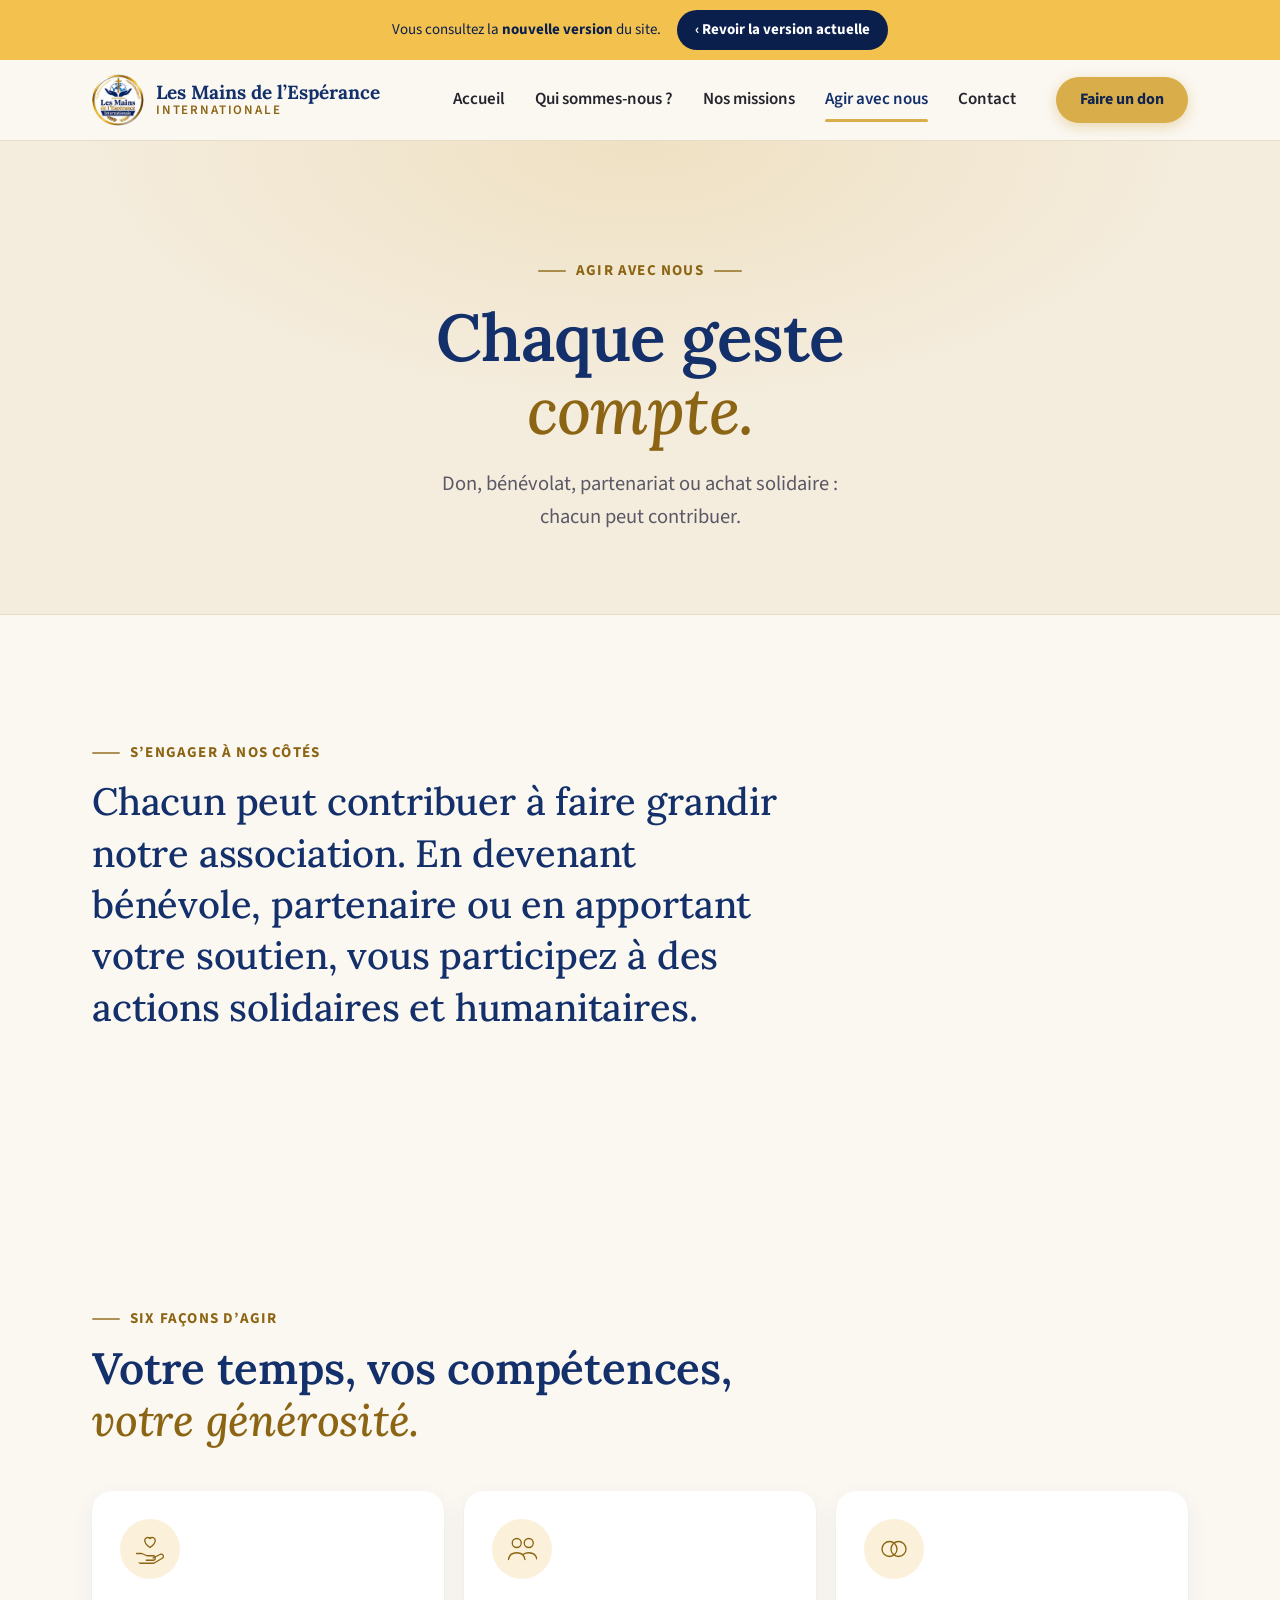
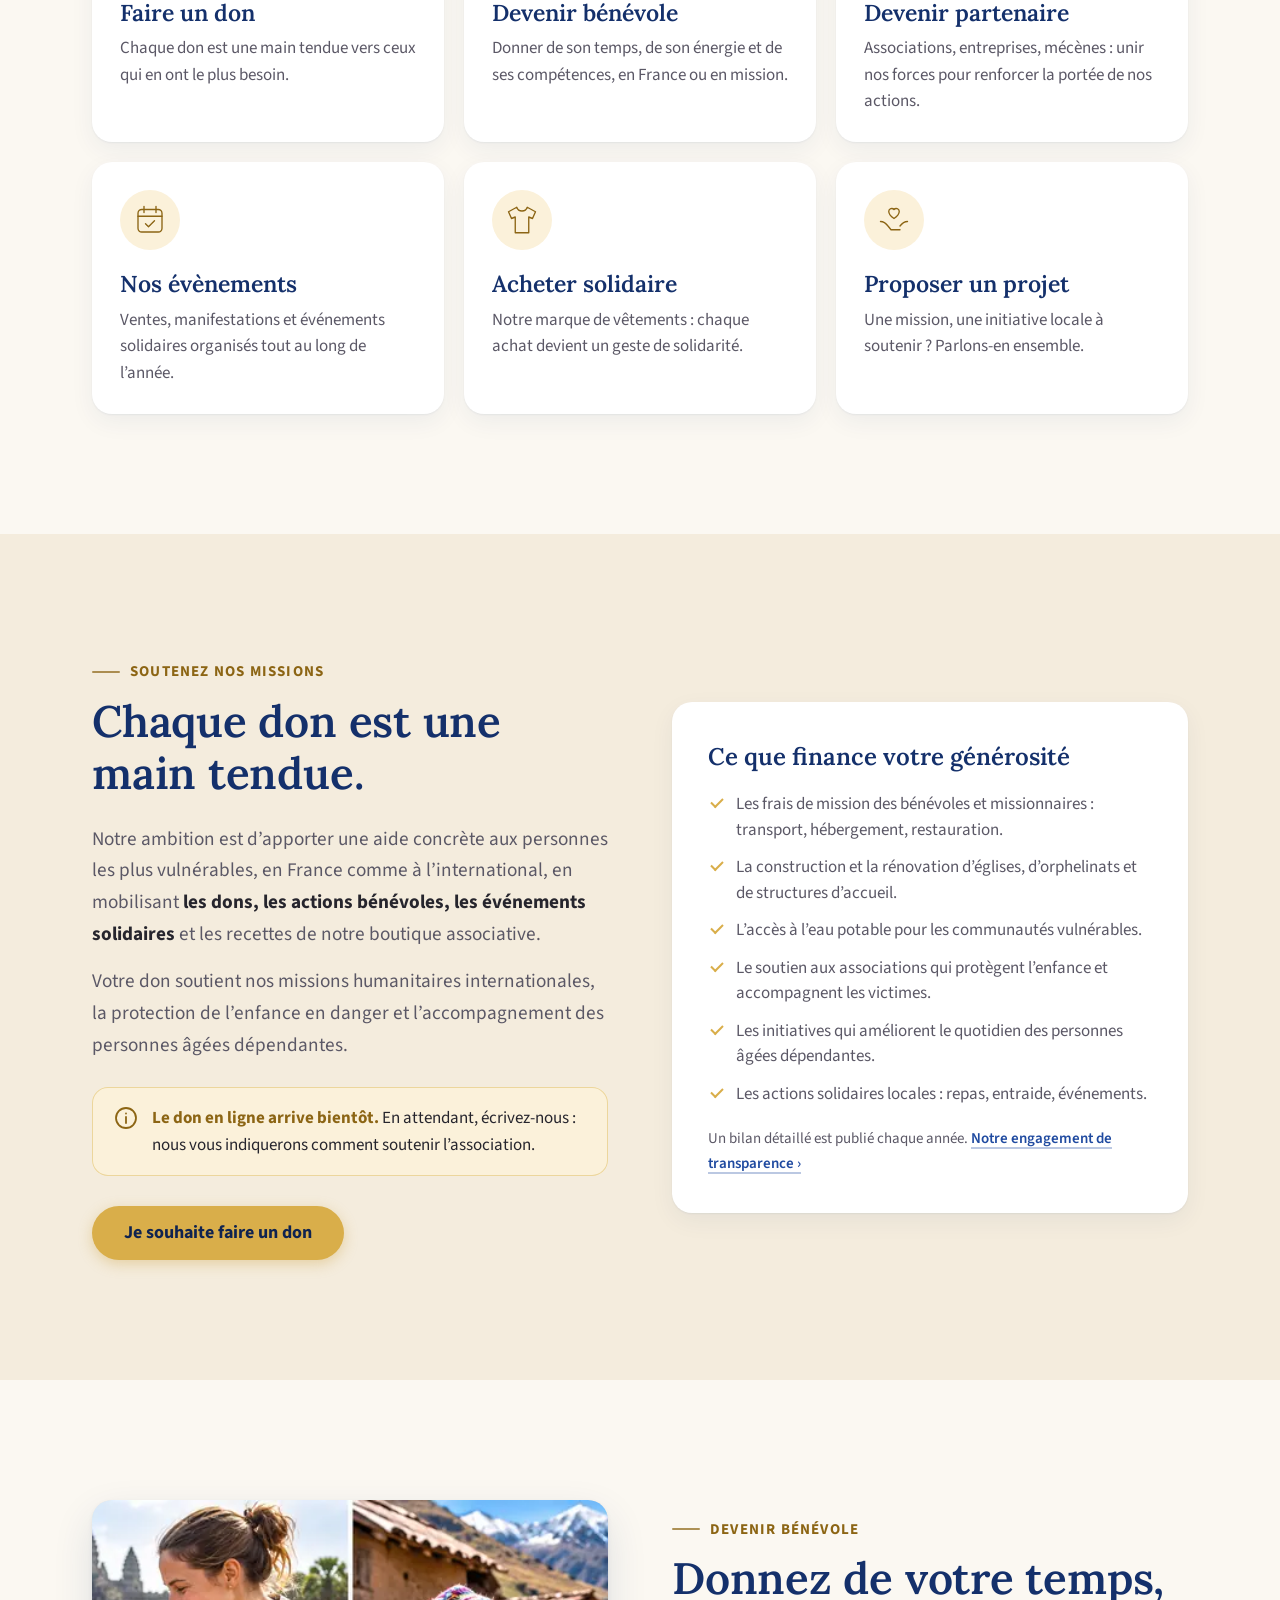
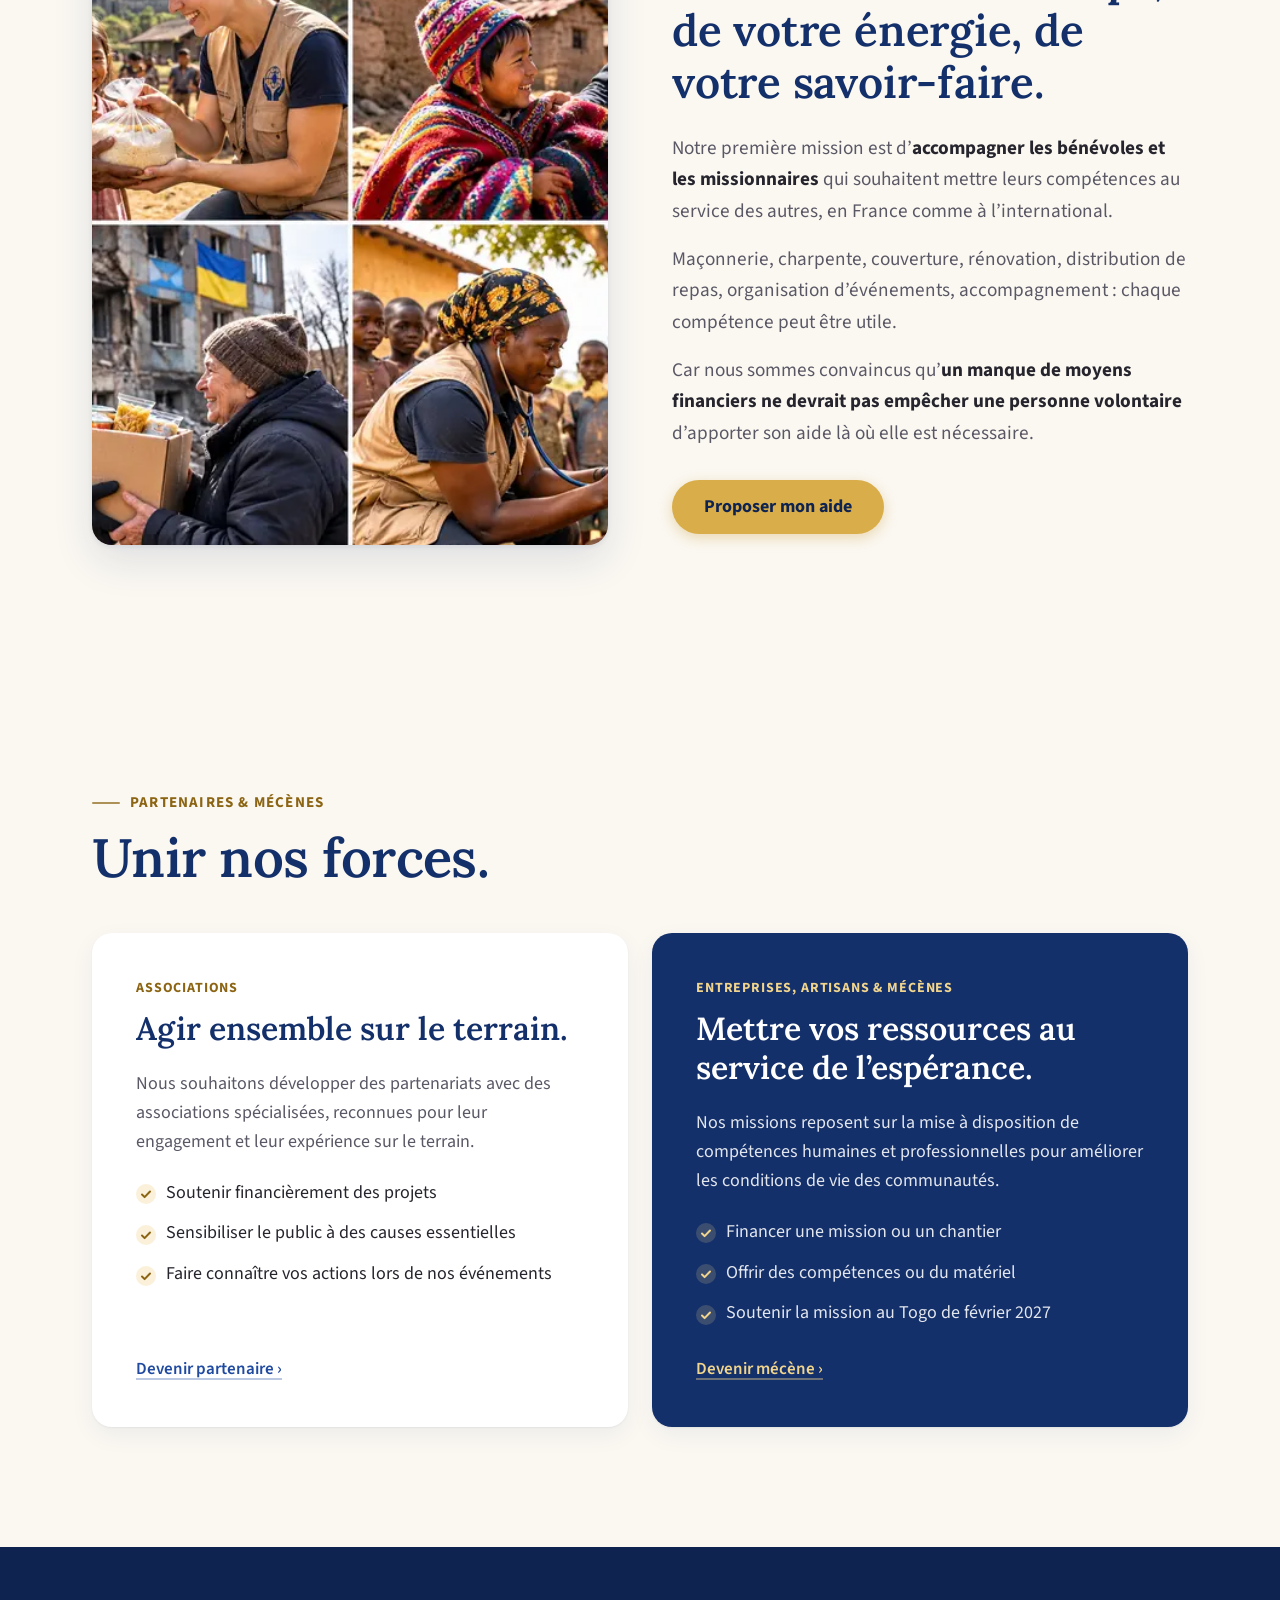
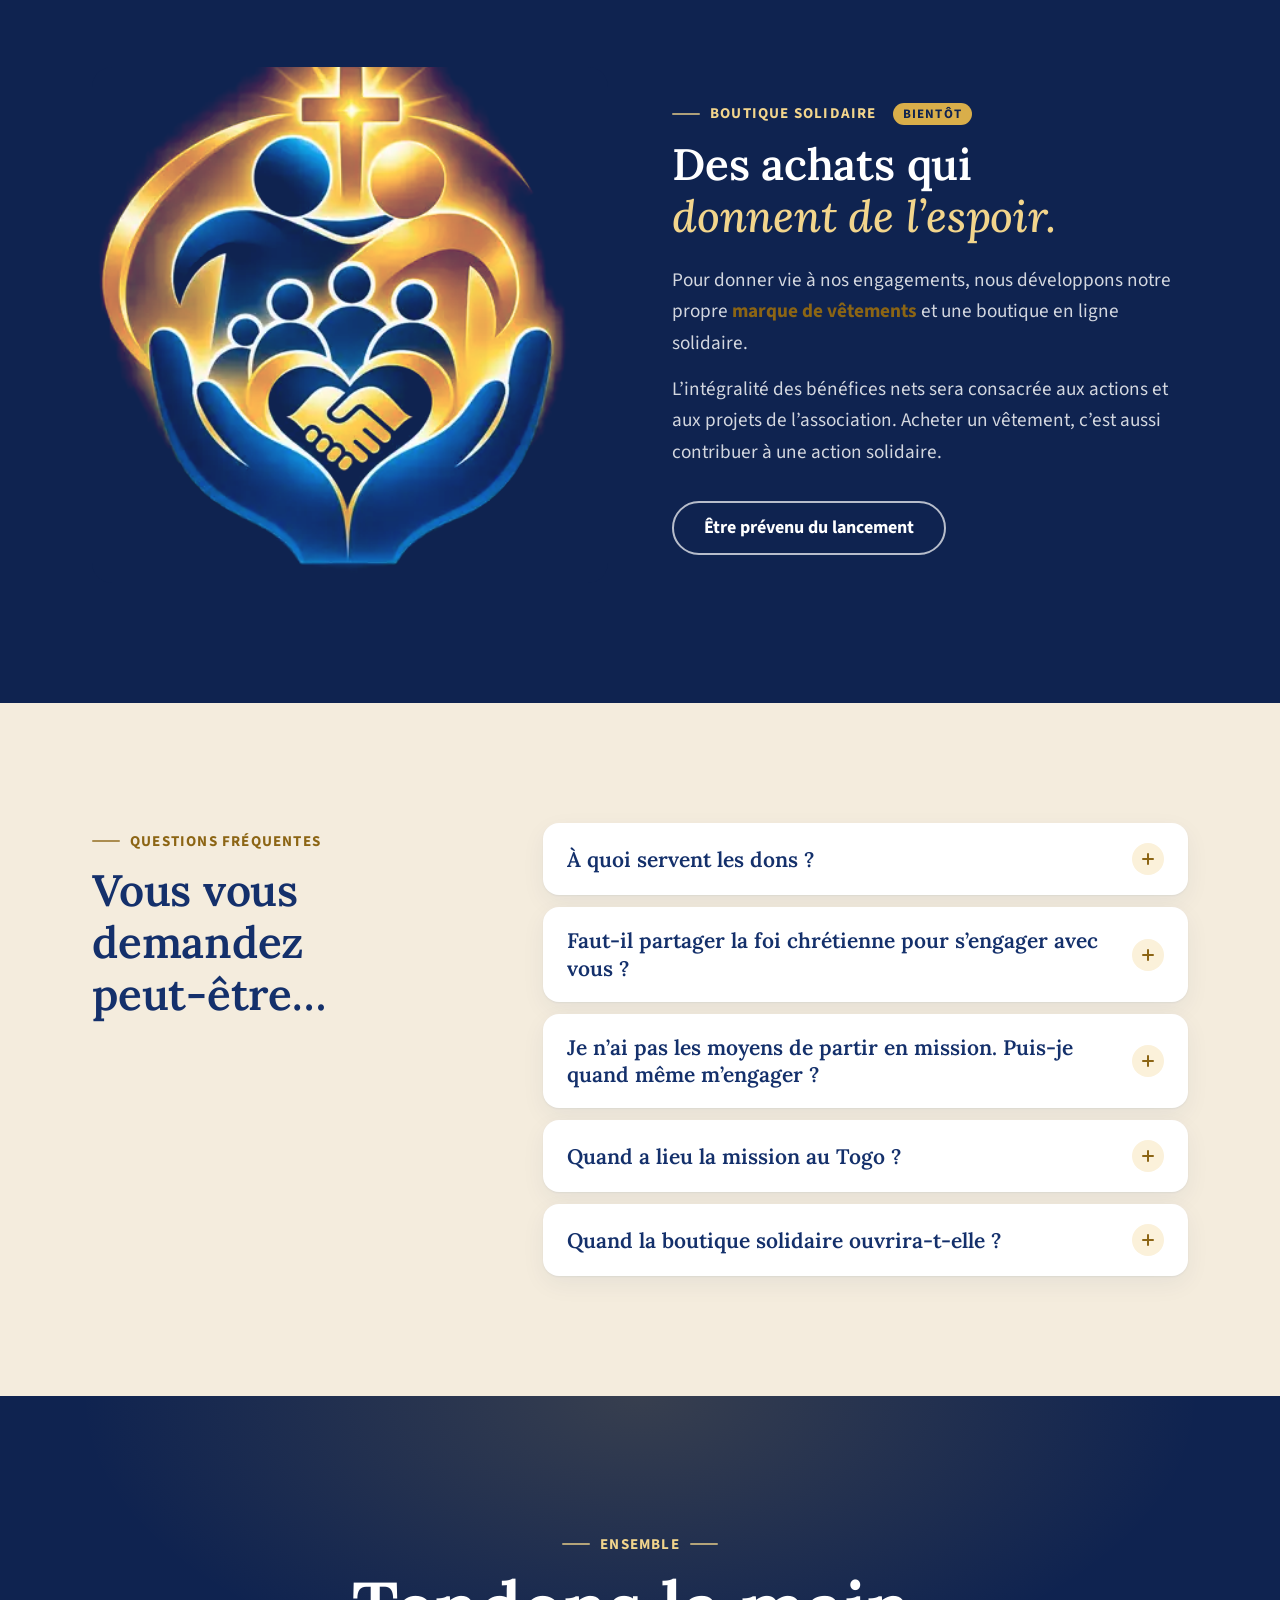
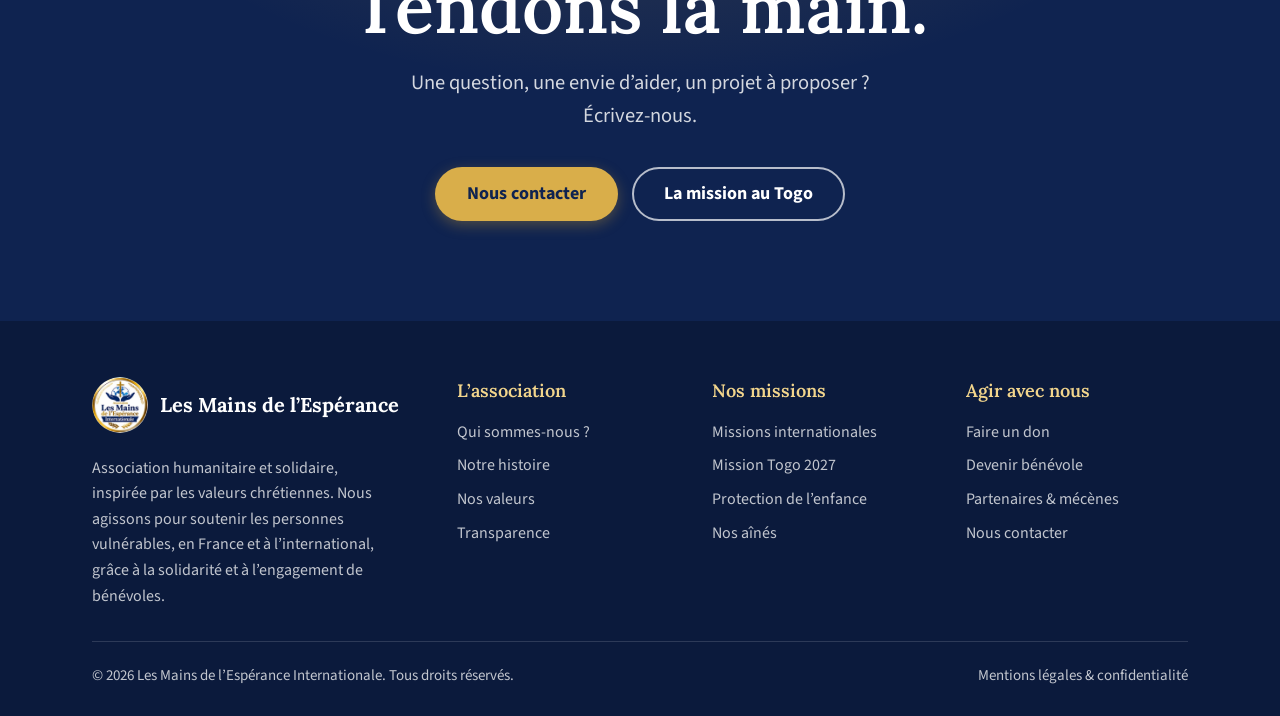
<file: v2/agir.html>
<!doctype html>
<html lang="fr">
<head>
  <meta charset="utf-8">
  <meta name="robots" content="noindex">
  <meta name="viewport" content="width=device-width, initial-scale=1, viewport-fit=cover">
  <title>Agir avec nous — Les Mains de l’Espérance Internationale</title>
  <meta name="description" content="Faire un don, devenir bénévole, partenaire ou mécène, acheter solidaire : découvrez comment soutenir Les Mains de l’Espérance Internationale.">
  <meta name="theme-color" content="#14306b">
  <meta property="og:title" content="Agir avec nous — Les Mains de l’Espérance Internationale">
  <meta property="og:description" content="Faire un don, devenir bénévole, partenaire ou mécène, acheter solidaire : découvrez comment soutenir Les Mains de l’Espérance Internationale.">
  <meta property="og:type" content="website">
  <meta property="og:locale" content="fr_FR">
  <meta property="og:image" content="../img/og-image.jpg">
  <link rel="icon" type="image/png" href="../img/favicon.png">
  <link rel="apple-touch-icon" href="../img/apple-touch-icon.png">
  <link rel="preconnect" href="https://fonts.googleapis.com">
  <link rel="preconnect" href="https://fonts.gstatic.com" crossorigin>
  <link href="https://fonts.googleapis.com/css2?family=Lora:ital,wght@0,500;0,600;0,700;1,500&family=Source+Sans+3:wght@400;600;700&display=swap" rel="stylesheet">
  <link rel="stylesheet" href="css/style.css">
</head>
<body>

  <a class="skip" href="#contenu">Aller au contenu</a>

  <!-- Comparaison temporaire entre la version actuelle et la nouvelle version -->
  <div class="compare-bar">
    <p>Vous consultez la <strong>nouvelle version</strong> du site.</p>
    <a href="../agir.html" class="compare-bar__link">‹ Revoir la version actuelle</a>
  </div>

  <!-- En-tête -->
  <header class="gnav">
    <div class="gnav__inner">
      <a href="index.html" class="gnav__brand" aria-label="Les Mains de l’Espérance Internationale, accueil">
        <img src="../img/logo.webp" alt="" width="52" height="52">
        <span class="gnav__name">Les Mains de l’Espérance<small>Internationale</small></span>
      </a>
      <nav class="gnav__links" aria-label="Navigation principale">
        <a href="index.html">Accueil</a>
        <a href="association.html">Qui sommes-nous&nbsp;?</a>
        <a href="missions.html">Nos missions</a>
        <a href="agir.html" aria-current="page">Agir avec nous</a>
        <a href="contact.html">Contact</a>
      </nav>
      <a href="agir.html#don" class="pill pill--gold gnav__don">Faire un don</a>
      <button class="gnav__burger" aria-label="Ouvrir le menu" aria-expanded="false" aria-controls="menu-mobile"><span></span><span></span><span></span></button>
    </div>
    <nav class="gnav__mobile" id="menu-mobile" aria-label="Menu mobile">
      <a href="index.html">Accueil</a>
      <a href="association.html">Qui sommes-nous&nbsp;?</a>
      <a href="missions.html">Nos missions</a>
      <a href="agir.html" aria-current="page">Agir avec nous</a>
      <a href="contact.html">Contact</a>
      <a href="agir.html#don" class="pill pill--gold pill--lg">Faire un don</a>
    </nav>
  </header>

  <main id="top">
    <span id="contenu" tabindex="-1"></span>

    <!-- HERO -->
    <section class="hero hero--page hero--short" aria-label="Introduction">
      <div class="hero__content">
        <p class="hero__label"><span class="mask"><span>Agir avec nous</span></span></p>
        <h1 class="hero__title">
          <span class="mask"><span>Chaque geste</span></span>
          <span class="mask"><span><em>compte.</em></span></span>
        </h1>
        <p class="hero__sub"><span class="mask"><span>Don, bénévolat, partenariat ou achat solidaire&nbsp;: chacun peut contribuer.</span></span></p>
      </div>
    </section>

    <!-- INTRODUCTION -->
    <section class="manifesto" aria-label="S’engager à nos côtés">
      <div class="container">
        <p class="eyebrow">S’engager à nos côtés</p>
        <p class="manifesto__text">
          Chacun peut contribuer à faire grandir notre association. En devenant bénévole, partenaire ou en apportant votre soutien, vous participez à des actions solidaires et humanitaires.
        </p>
      </div>
    </section>

    <!-- LES FAÇONS D'AGIR -->
    <section class="manage" id="facons" aria-label="Les façons d’agir">
      <div class="container">
        <div class="panel">
          <header class="panel__head reveal">
            <p class="eyebrow">Six façons d’agir</p>
            <h2 class="h-panel">Votre temps, vos compétences,<br><span class="muted">votre générosité.</span></h2>
          </header>
          <div class="tiles">
            <a class="tile" href="#don">
              <svg class="tile__icon" viewBox="0 0 48 48" aria-hidden="true"><path d="M24 22s-7-4.4-7-9.6A4 4 0 0 1 24 10a4 4 0 0 1 7 2.4c0 5.2-7 9.6-7 9.6z"/><path d="M6 30h7l7 3h8a3 3 0 0 1 0 6H19"/><path d="M28 36l10-5a3 3 0 0 1 3 5l-12 7H6"/></svg>
              <h3 class="tile__stat">Faire un don</h3>
              <p class="tile__text">Chaque don est une main tendue vers ceux qui en ont le plus besoin.</p>
            </a>
            <a class="tile" href="#benevole">
              <svg class="tile__icon" viewBox="0 0 48 48" aria-hidden="true"><circle cx="17" cy="16" r="6"/><circle cx="33" cy="16" r="6"/><path d="M6 38c1-6 5-9 11-9s10 3 11 9M26 31c2-1.5 4-2 7-2 6 0 10 3 11 9"/></svg>
              <h3 class="tile__stat">Devenir bénévole</h3>
              <p class="tile__text">Donner de son temps, de son énergie et de ses compétences, en France ou en mission.</p>
            </a>
            <a class="tile" href="#partenaires">
              <svg class="tile__icon" viewBox="0 0 48 48" aria-hidden="true"><circle cx="18" cy="24" r="10"/><circle cx="30" cy="24" r="10"/></svg>
              <h3 class="tile__stat">Devenir partenaire</h3>
              <p class="tile__text">Associations, entreprises, mécènes&nbsp;: unir nos forces pour renforcer la portée de nos actions.</p>
            </a>
            <a class="tile" href="contact.html?sujet=evenement">
              <svg class="tile__icon" viewBox="0 0 48 48" aria-hidden="true"><rect x="8" y="10" width="32" height="30" rx="5"/><path d="M8 19h32M16 6v8M32 6v8M18 29l4 4 8-8"/></svg>
              <h3 class="tile__stat">Nos évènements</h3>
              <p class="tile__text">Ventes, manifestations et événements solidaires organisés tout au long de l’année.</p>
            </a>
            <a class="tile" href="#boutique">
              <svg class="tile__icon" viewBox="0 0 48 48" aria-hidden="true"><path d="M17 7l-11 6 4 9 5-2v21h18V20l5 2 4-9-11-6c-1 3-3.5 5-7 5s-6-2-7-5z"/></svg>
              <h3 class="tile__stat">Acheter solidaire</h3>
              <p class="tile__text">Notre marque de vêtements&nbsp;: chaque achat devient un geste de solidarité.</p>
            </a>
            <a class="tile" href="contact.html?sujet=projet">
              <svg class="tile__icon" viewBox="0 0 48 48" aria-hidden="true"><path d="M6 26c4 0 7 2 10 6l4 5h12"/><path d="M42 26c-4 0-7 2-10 6"/><path d="M24 22s-7-4.4-7-9.6A4 4 0 0 1 24 10a4 4 0 0 1 7 2.4c0 5.2-7 9.6-7 9.6z"/></svg>
              <h3 class="tile__stat">Proposer un projet</h3>
              <p class="tile__text">Une mission, une initiative locale à soutenir&nbsp;? Parlons-en ensemble.</p>
            </a>
          </div>
        </div>
      </div>
    </section>

    <!-- DON -->
    <section class="split band-carbon" id="don" aria-label="Faire un don">
      <div class="container split__grid">
        <div class="split__text reveal">
          <p class="eyebrow">Soutenez nos missions</p>
          <h2 class="h-panel">Chaque don est une main tendue.</h2>
          <p class="body-lg" style="margin-top:24px">Notre ambition est d’apporter une aide concrète aux personnes les plus vulnérables, en France comme à l’international, en mobilisant <strong>les dons, les actions bénévoles, les événements solidaires</strong> et les recettes de notre boutique associative.</p>
          <p class="body-lg">Votre don soutient nos missions humanitaires internationales, la protection de l’enfance en danger et l’accompagnement des personnes âgées dépendantes.</p>
          <div class="notice">
            <svg viewBox="0 0 24 24" aria-hidden="true"><circle cx="12" cy="12" r="10"/><path d="M12 11v6M12 7.5v.01"/></svg>
            <p><strong>Le don en ligne arrive bientôt.</strong> En attendant, écrivez-nous&nbsp;: nous vous indiquerons comment soutenir l’association.</p>
          </div>
          <a href="contact.html?sujet=don" class="pill pill--gold pill--lg">Je souhaite faire un don</a>
        </div>
        <div class="check-card reveal-up">
          <h3>Ce que finance votre générosité</h3>
          <ul class="check-list">
            <li>Les frais de mission des bénévoles et missionnaires&nbsp;: transport, hébergement, restauration.</li>
            <li>La construction et la rénovation d’églises, d’orphelinats et de structures d’accueil.</li>
            <li>L’accès à l’eau potable pour les communautés vulnérables.</li>
            <li>Le soutien aux associations qui protègent l’enfance et accompagnent les victimes.</li>
            <li>Les initiatives qui améliorent le quotidien des personnes âgées dépendantes.</li>
            <li>Les actions solidaires locales&nbsp;: repas, entraide, événements.</li>
          </ul>
          <p class="body-lg" style="margin-top:20px;font-size:15px;color:var(--color-ash)">Un bilan détaillé est publié chaque année. <a href="association.html#transparence" class="link" style="font-size:15px">Notre engagement de transparence ›</a></p>
        </div>
      </div>
    </section>

    <!-- BÉNÉVOLAT -->
    <section class="split split--reverse" id="benevole" aria-label="Devenir bénévole">
      <div class="container split__grid">
        <div class="split__text reveal">
          <p class="eyebrow">Devenir bénévole</p>
          <h2 class="h-panel">Donnez de votre temps, de votre énergie, de votre savoir-faire.</h2>
          <p class="body-lg" style="margin-top:24px">Notre première mission est d’<strong>accompagner les bénévoles et les missionnaires</strong> qui souhaitent mettre leurs compétences au service des autres, en France comme à l’international.</p>
          <p class="body-lg">Maçonnerie, charpente, couverture, rénovation, distribution de repas, organisation d’événements, accompagnement&nbsp;: chaque compétence peut être utile.</p>
          <p class="body-lg">Car nous sommes convaincus qu’<strong>un manque de moyens financiers ne devrait pas empêcher une personne volontaire</strong> d’apporter son aide là où elle est nécessaire.</p>
          <a href="contact.html?sujet=benevolat" class="pill pill--gold pill--lg">Proposer mon aide</a>
        </div>
        <figure class="photo reveal-photo">
          <img src="../img/quatre-scenes.webp" srcset="../img/quatre-scenes-800.webp 800w, ../img/quatre-scenes.webp 1536w" sizes="(max-width: 833px) 100vw, 50vw" alt="Quatre scènes de bénévoles de l’association aidant des familles à travers le monde" width="1536" height="1024" loading="lazy">
        </figure>
      </div>
    </section>

    <!-- PARTENAIRES : surface claire -->
    <section class="audience" id="partenaires" aria-label="Partenaires et mécènes">
      <div class="container">
        <header class="section-head reveal">
          <p class="eyebrow eyebrow--dark">Partenaires &amp; mécènes</p>
          <h2 class="h-display">Unir nos forces.</h2>
        </header>
        <div class="audience__grid">
          <article class="pale-card reveal-card">
            <p class="pale-card__label">Associations</p>
            <h3 class="pale-card__title">Agir ensemble sur le terrain.</h3>
            <p class="pale-card__text">Nous souhaitons développer des partenariats avec des associations spécialisées, reconnues pour leur engagement et leur expérience sur le terrain.</p>
            <ul class="pale-card__list">
              <li>Soutenir financièrement des projets</li>
              <li>Sensibiliser le public à des causes essentielles</li>
              <li>Faire connaître vos actions lors de nos événements</li>
            </ul>
            <a href="contact.html?sujet=partenariat" class="link link--cobalt">Devenir partenaire ›</a>
          </article>
          <article class="pale-card pale-card--dark reveal-card">
            <p class="pale-card__label">Entreprises, artisans &amp; mécènes</p>
            <h3 class="pale-card__title">Mettre vos ressources au service de l’espérance.</h3>
            <p class="pale-card__text">Nos missions reposent sur la mise à disposition de compétences humaines et professionnelles pour améliorer les conditions de vie des communautés.</p>
            <ul class="pale-card__list">
              <li>Financer une mission ou un chantier</li>
              <li>Offrir des compétences ou du matériel</li>
              <li>Soutenir la mission au Togo de février 2027</li>
            </ul>
            <a href="contact.html?sujet=partenariat" class="link">Devenir mécène ›</a>
          </article>
        </div>
      </div>
    </section>

    <!-- BOUTIQUE -->
    <section class="togo" id="boutique" aria-label="Boutique solidaire">
      <div class="container togo__grid">
        <figure class="togo__visual reveal-up">
          <img src="../img/embleme-solidarite.webp" srcset="../img/embleme-solidarite-700.webp 700w, ../img/embleme-solidarite.webp 1400w" sizes="(max-width: 833px) 100vw, 50vw" alt="Emblème doré : une famille réunie dans des mains bleues, sous une croix" width="1400" height="933" loading="lazy">
        </figure>
        <div class="reveal">
          <p class="eyebrow eyebrow--gold">Boutique solidaire <span class="soon">Bientôt</span></p>
          <h2 class="h-panel">Des achats qui<br><span class="muted">donnent de l’espoir.</span></h2>
          <p class="togo__lead">Pour donner vie à nos engagements, nous développons notre propre <strong class="gold">marque de vêtements</strong> et une boutique en ligne solidaire.</p>
          <p class="togo__lead">L’intégralité des bénéfices nets sera consacrée aux actions et aux projets de l’association. Acheter un vêtement, c’est aussi contribuer à une action solidaire.</p>
          <div class="togo__actions" style="margin-top:32px">
            <a href="contact.html?sujet=boutique" class="pill pill--outline pill--lg">Être prévenu du lancement</a>
          </div>
        </div>
      </div>
    </section>

    <!-- FAQ -->
    <section class="faq band-carbon" id="faq" aria-label="Questions fréquentes">
      <div class="container faq__grid">
        <header class="reveal">
          <p class="eyebrow">Questions fréquentes</p>
          <h2 class="h-panel">Vous vous demandez peut-être…</h2>
        </header>
        <div class="faq__list reveal-stagger">
          <div class="faq__item">
            <button class="faq__q" aria-expanded="false">À quoi servent les dons&nbsp;?<span class="faq__icon" aria-hidden="true"></span></button>
            <div class="faq__a"><p>Ils financent nos trois grandes priorités&nbsp;: les missions humanitaires internationales (dont la participation aux frais de mission des bénévoles), la protection de l’enfance en danger et l’accompagnement des personnes âgées dépendantes. Chaque année, un bilan détaillé de l’utilisation des fonds est publié sur ce site.</p></div>
          </div>
          <div class="faq__item">
            <button class="faq__q" aria-expanded="false">Faut-il partager la foi chrétienne pour s’engager avec vous&nbsp;?<span class="faq__icon" aria-hidden="true"></span></button>
            <div class="faq__a"><p>Non. Notre engagement s’inspire des valeurs chrétiennes, mais nos actions sont ouvertes à tous, sans distinction d’origine, de croyance ou de situation. Notre ambition est de rassembler toutes les personnes de bonne volonté.</p></div>
          </div>
          <div class="faq__item">
            <button class="faq__q" aria-expanded="false">Je n’ai pas les moyens de partir en mission. Puis-je quand même m’engager&nbsp;?<span class="faq__icon" aria-hidden="true"></span></button>
            <div class="faq__a"><p>Oui. C’est précisément la raison d’être de l’association&nbsp;: contribuer, selon ses moyens, au financement des missions (transport, hébergement, restauration, déplacements) des bénévoles et des missionnaires. Écrivez-nous pour en parler.</p></div>
          </div>
          <div class="faq__item">
            <button class="faq__q" aria-expanded="false">Quand a lieu la mission au Togo&nbsp;?<span class="faq__icon" aria-hidden="true"></span></button>
            <div class="faq__a"><p>La mission de reconnaissance est prévue du 11 au 17 février 2027. Elle permettra d’identifier les besoins sur le terrain et de préparer de futurs travaux humanitaires&nbsp;: rénovation de bâtiments et amélioration des conditions d’accueil des enfants.</p></div>
          </div>
          <div class="faq__item">
            <button class="faq__q" aria-expanded="false">Quand la boutique solidaire ouvrira-t-elle&nbsp;?<span class="faq__icon" aria-hidden="true"></span></button>
            <div class="faq__a"><p>Notre marque de vêtements et notre boutique en ligne sont en préparation. Leur lancement sera annoncé sur ce site. L’intégralité des bénéfices nets sera consacrée aux actions de l’association.</p></div>
          </div>
        </div>
      </div>
    </section>

    <!-- CTA -->
    <section class="cta" aria-label="Nous contacter">
      <div class="cta__glow" aria-hidden="true"></div>
      <div class="container cta__inner">
        <p class="eyebrow">Ensemble</p>
        <h2 class="cta__title">Tendons la main.</h2>
        <p class="cta__sub">Une question, une envie d’aider, un projet à proposer&nbsp;? Écrivez-nous.</p>
        <div class="cta__actions">
          <a href="contact.html" class="pill pill--gold pill--lg">Nous contacter</a>
          <a href="missions.html#togo" class="pill pill--outline pill--lg">La mission au Togo</a>
        </div>
      </div>
    </section>
  </main>

  <footer class="footer">
    <div class="container">
      <div class="footer__cols">
        <div>
          <a href="index.html" class="footer__brand"><img src="../img/logo.webp" alt="" width="44" height="44">Les Mains de l’Espérance</a>
          <p class="footer__about">Association humanitaire et solidaire, inspirée par les valeurs chrétiennes. Nous agissons pour soutenir les personnes vulnérables, en France et à l’international, grâce à la solidarité et à l’engagement de bénévoles.</p>
        </div>
        <div>
          <h3>L’association</h3>
          <ul>
            <li><a href="association.html">Qui sommes-nous&nbsp;?</a></li>
            <li><a href="association.html#histoire">Notre histoire</a></li>
            <li><a href="association.html#valeurs">Nos valeurs</a></li>
            <li><a href="association.html#transparence">Transparence</a></li>
          </ul>
        </div>
        <div>
          <h3>Nos missions</h3>
          <ul>
            <li><a href="missions.html#international">Missions internationales</a></li>
            <li><a href="missions.html#togo">Mission Togo 2027</a></li>
            <li><a href="missions.html#enfance">Protection de l’enfance</a></li>
            <li><a href="missions.html#aines">Nos aînés</a></li>
          </ul>
        </div>
        <div>
          <h3>Agir avec nous</h3>
          <ul>
            <li><a href="agir.html#don">Faire un don</a></li>
            <li><a href="agir.html#benevole">Devenir bénévole</a></li>
            <li><a href="agir.html#partenaires">Partenaires &amp; mécènes</a></li>
            <li><a href="contact.html">Nous contacter</a></li>
          </ul>
        </div>
      </div>
      <div class="footer__bottom">
        <p>© <span data-year>2026</span> Les Mains de l’Espérance Internationale. Tous droits réservés.</p>
        <a href="mentions-legales.html">Mentions légales &amp; confidentialité</a>
      </div>
    </div>
  </footer>

  <script src="js/main.js"></script>

</body>
</html>
</file>
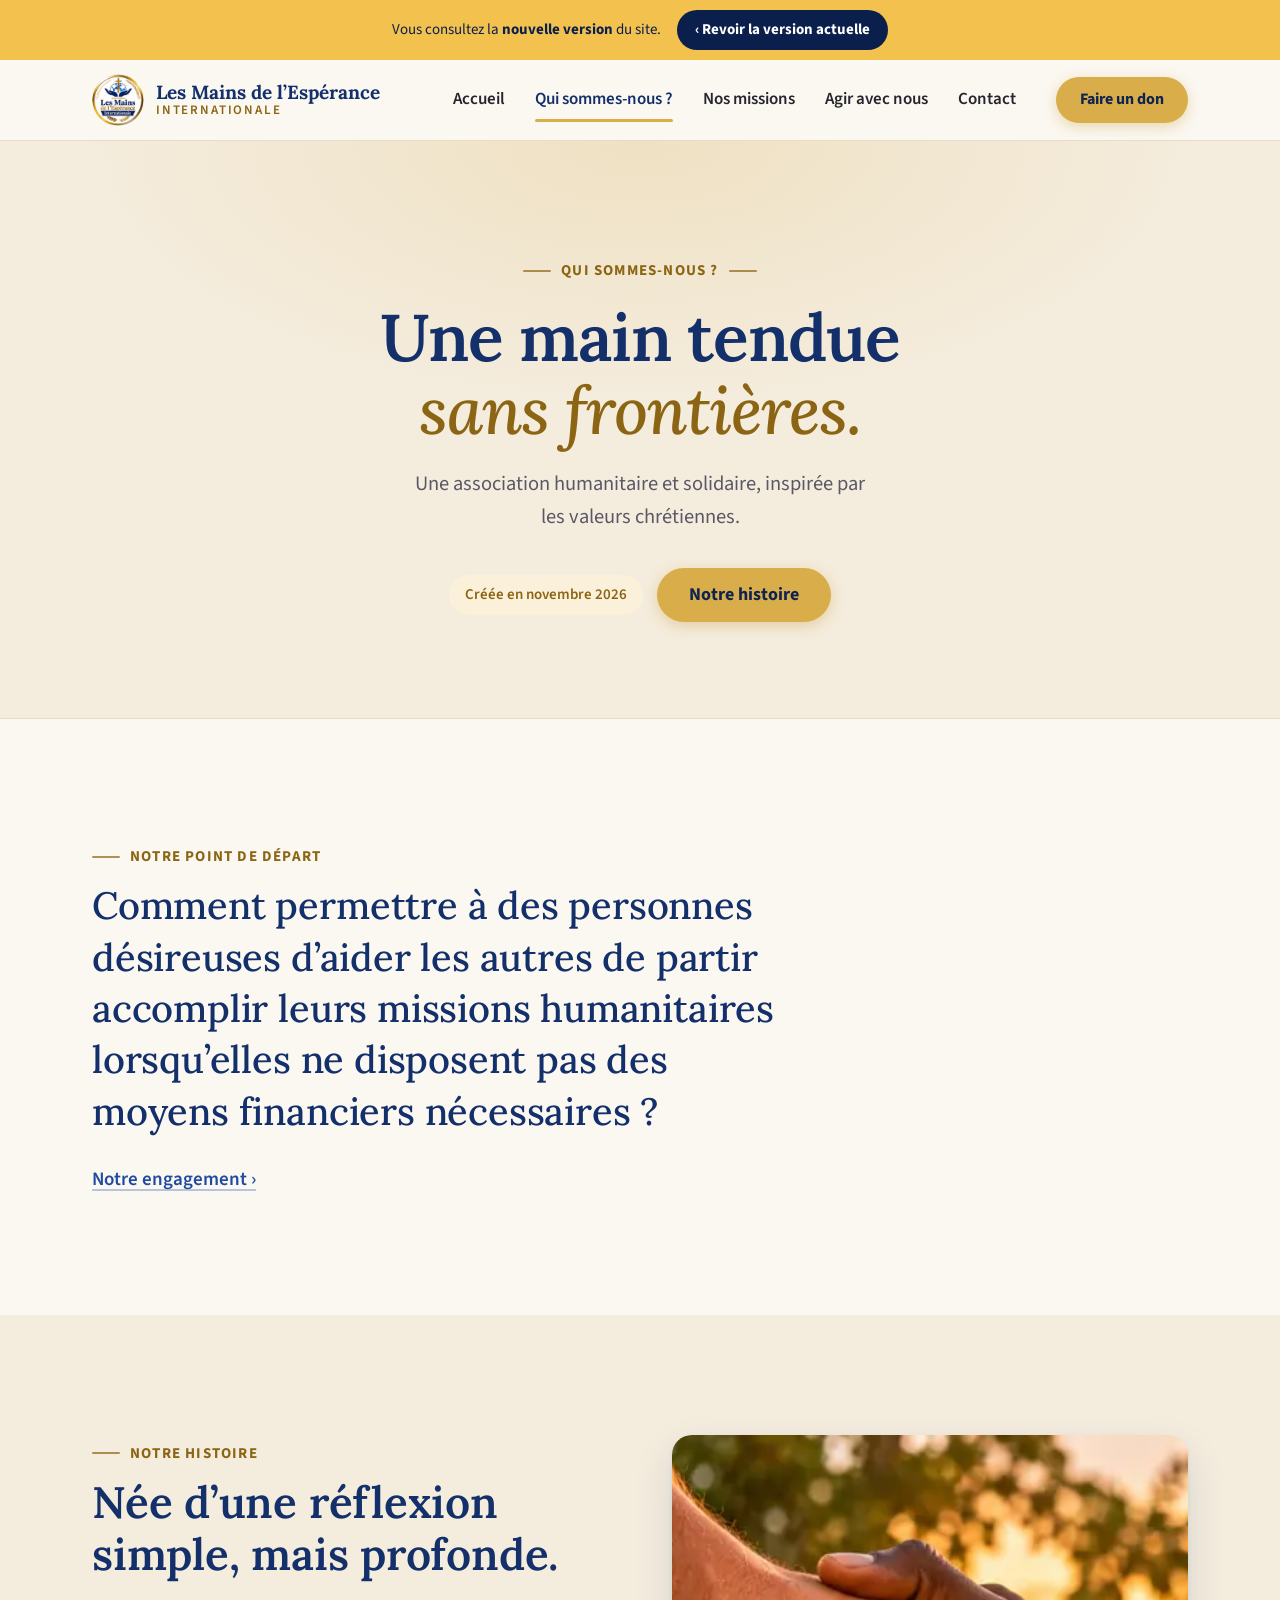
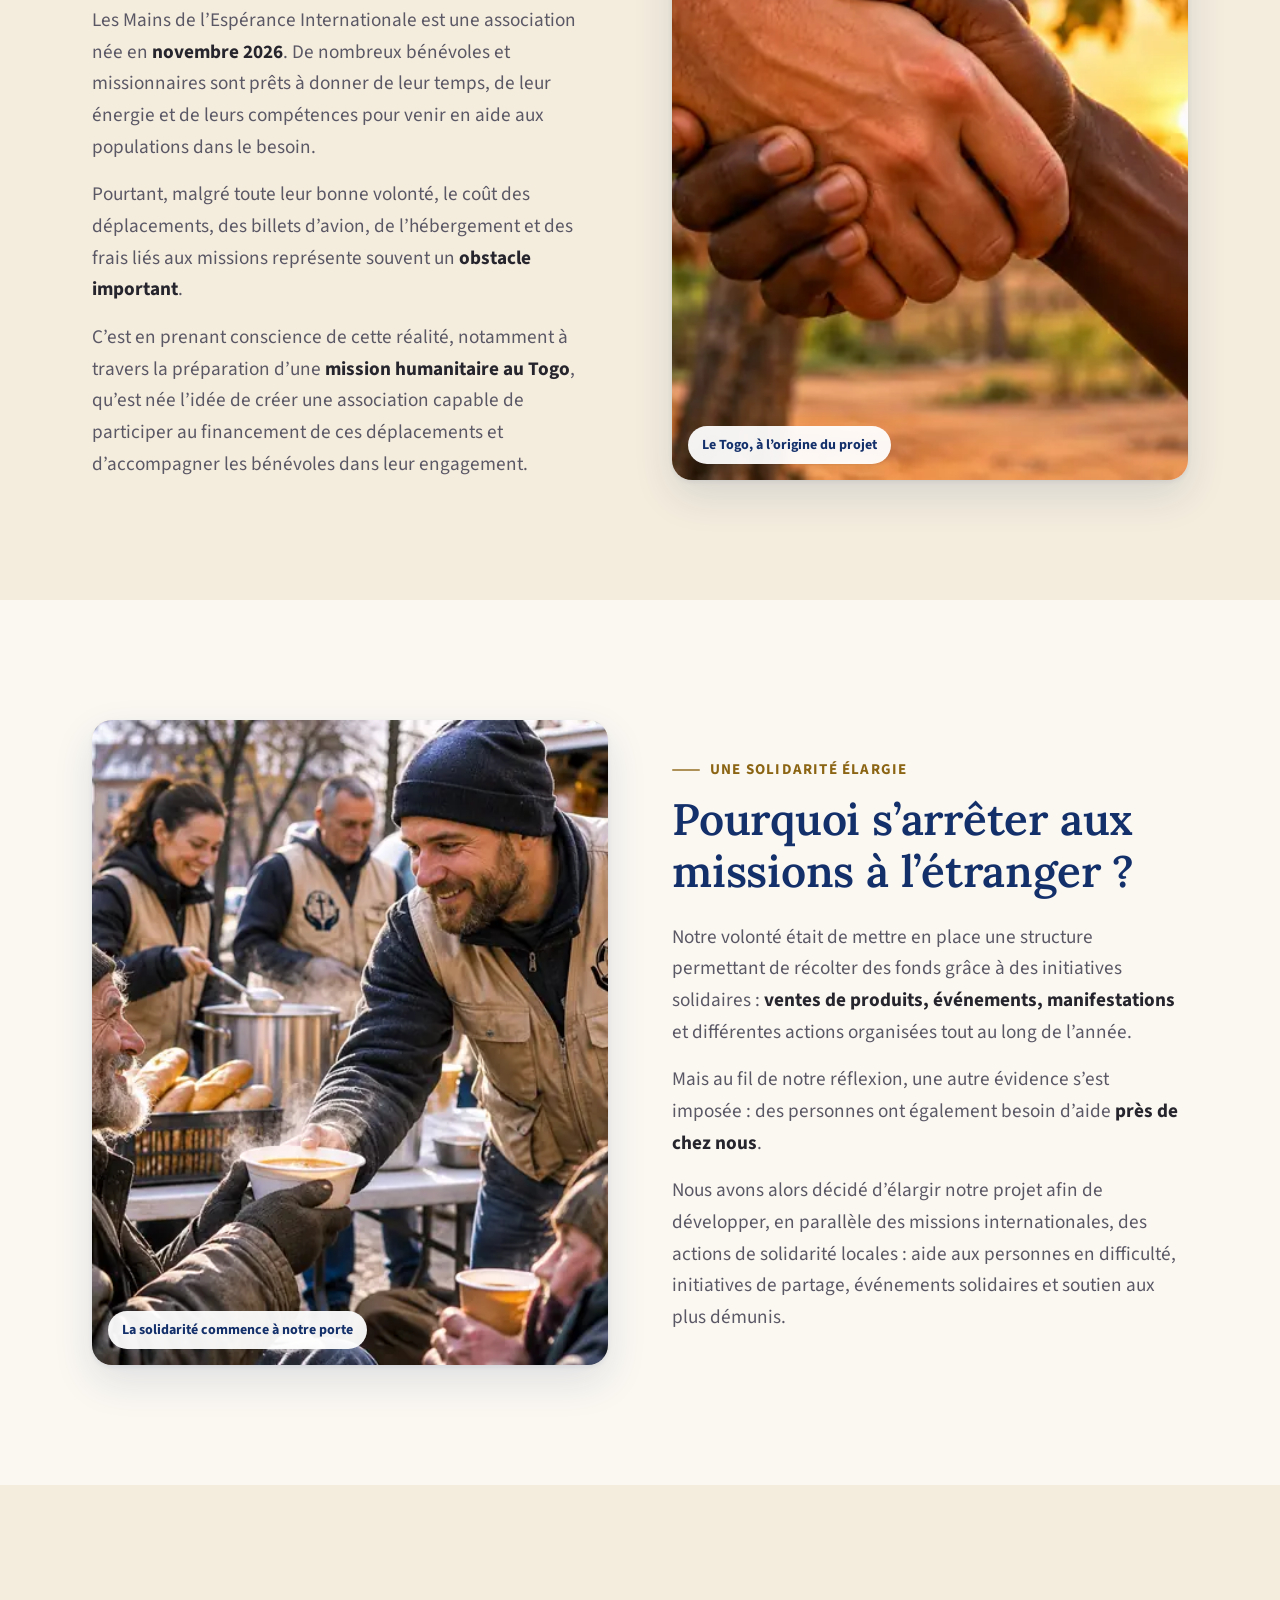
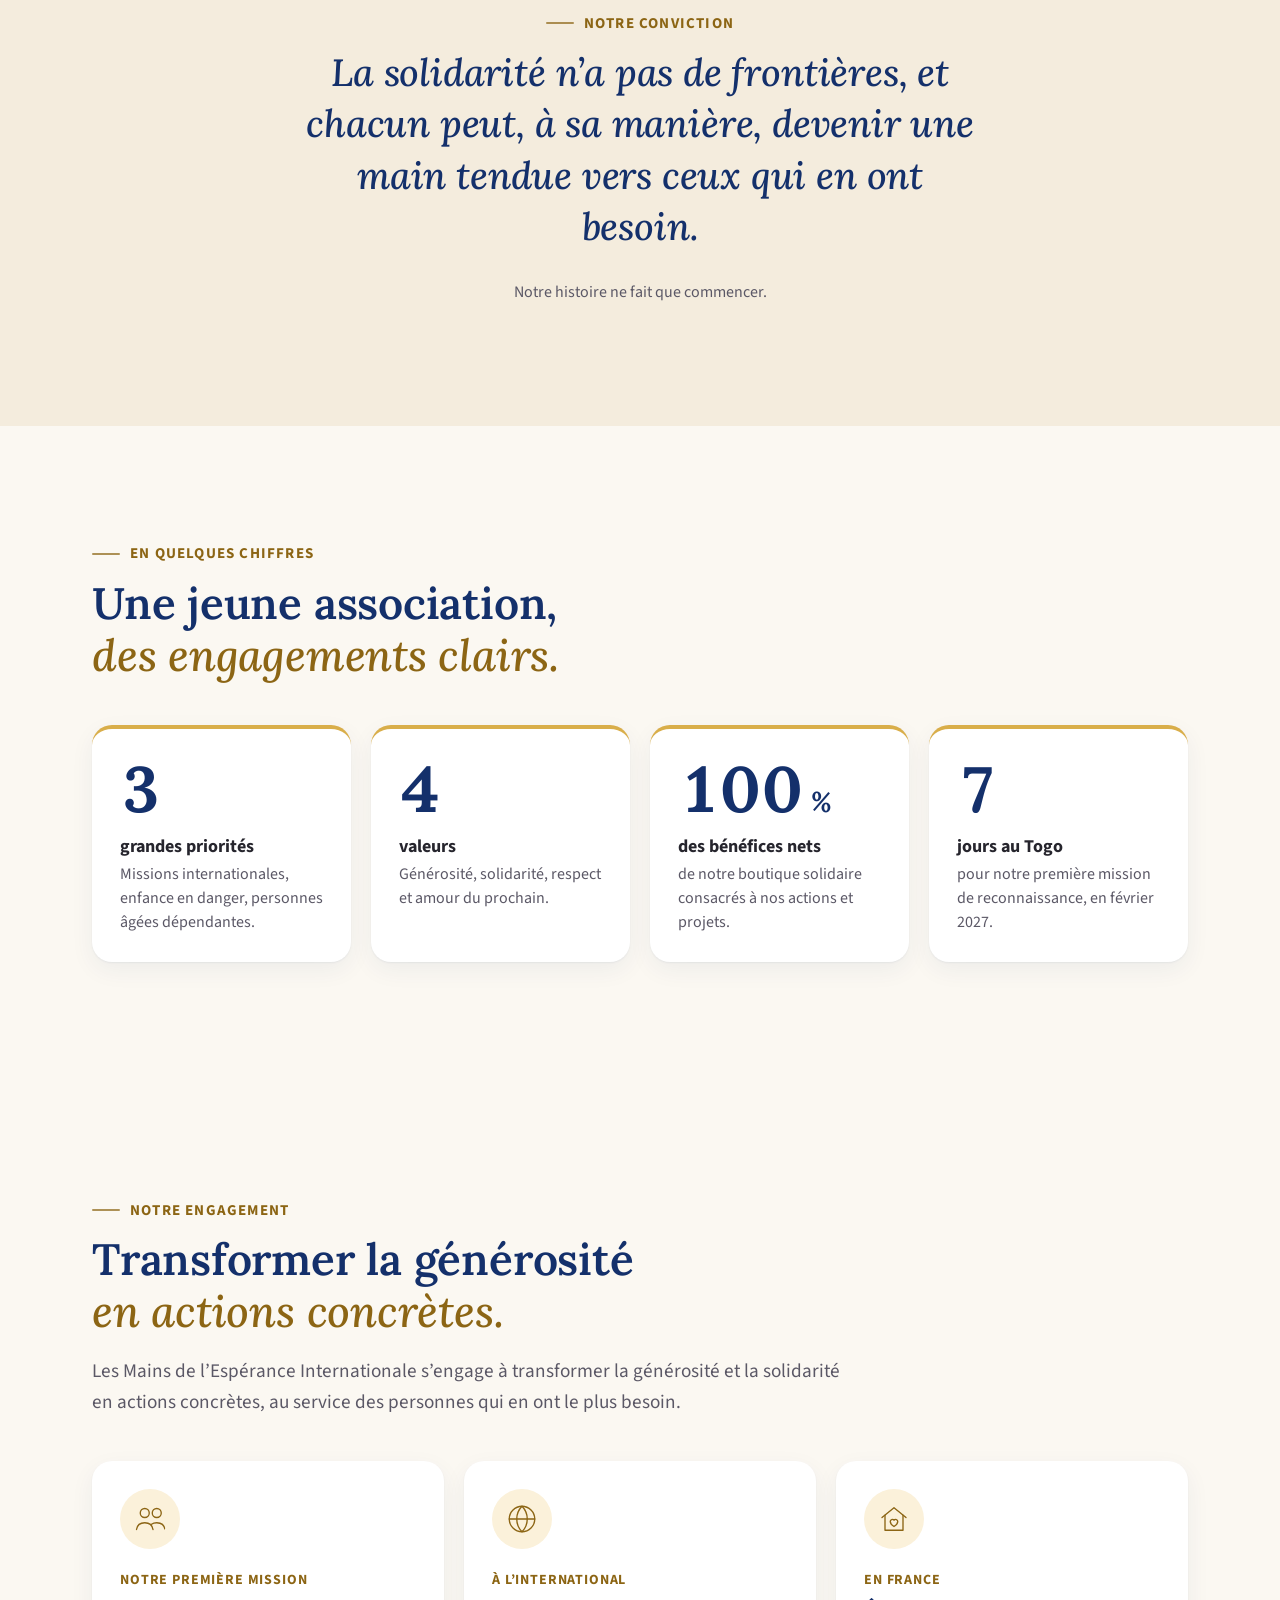
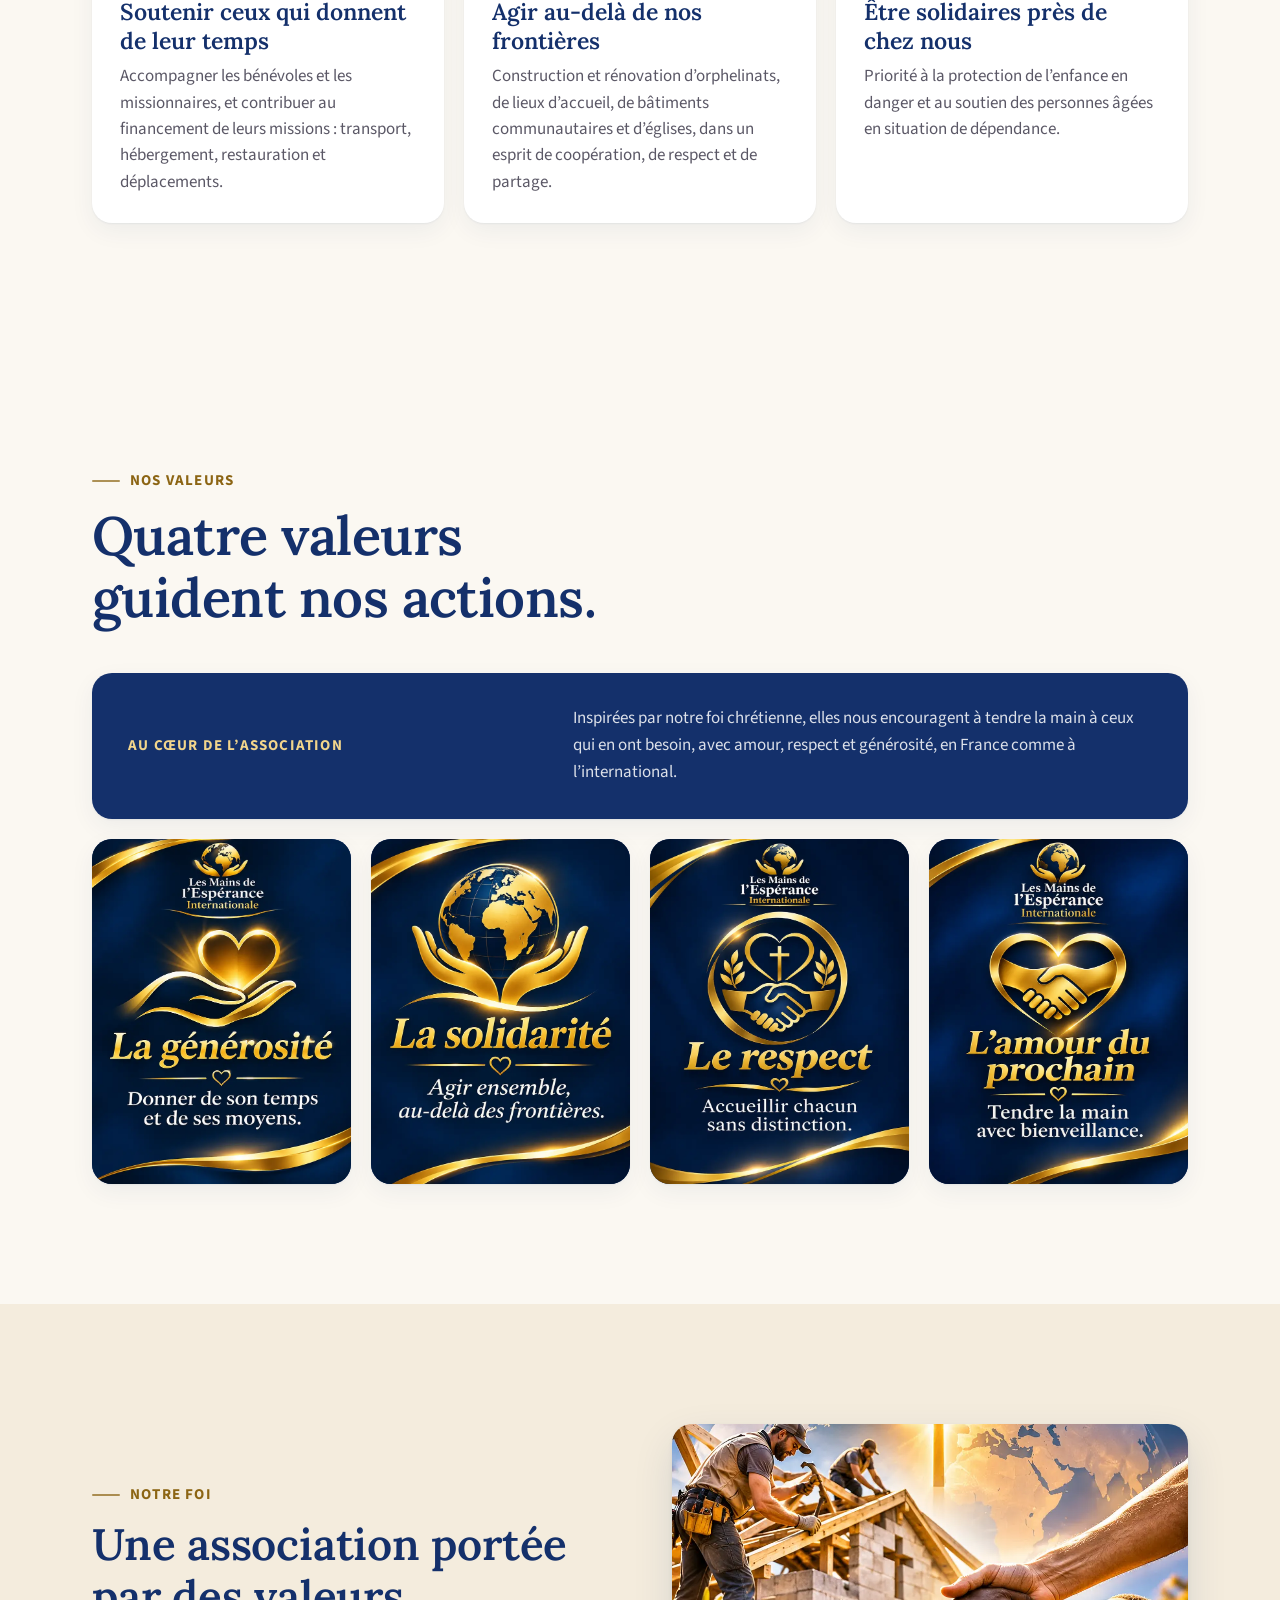
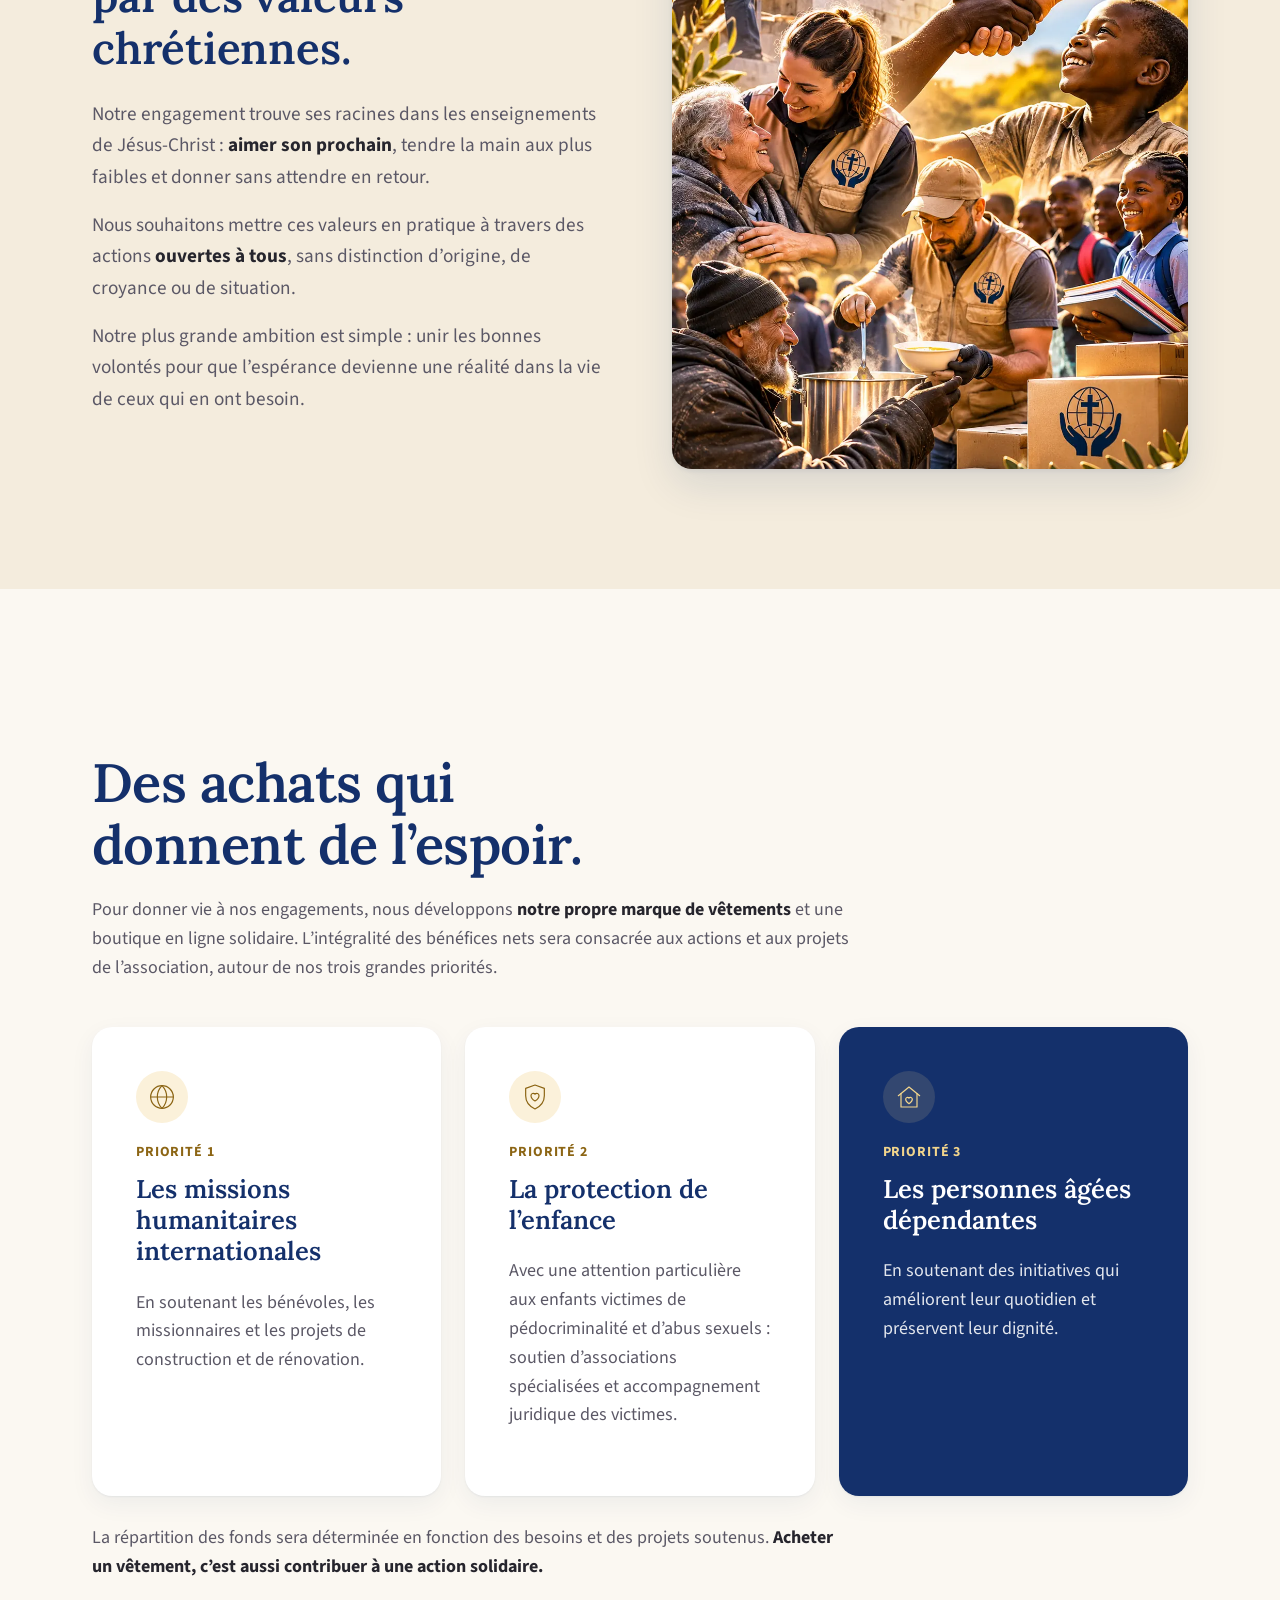
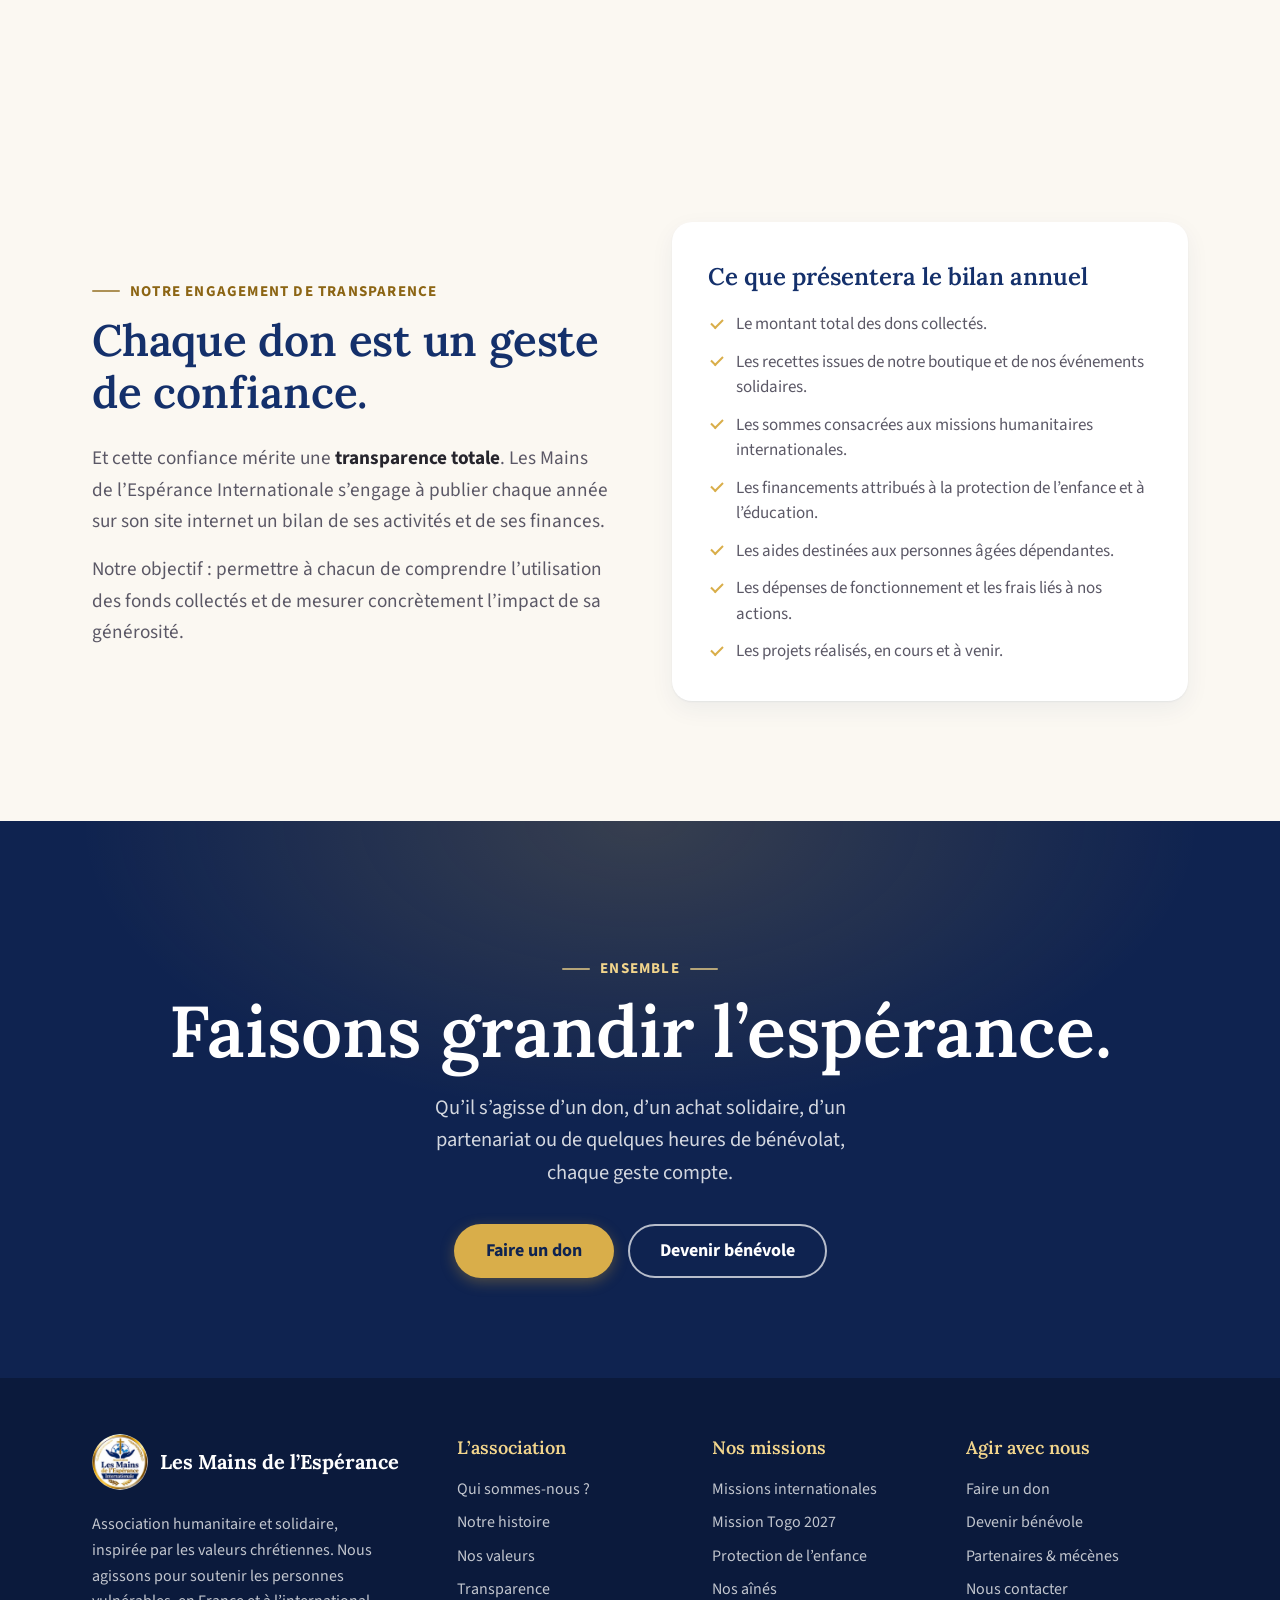
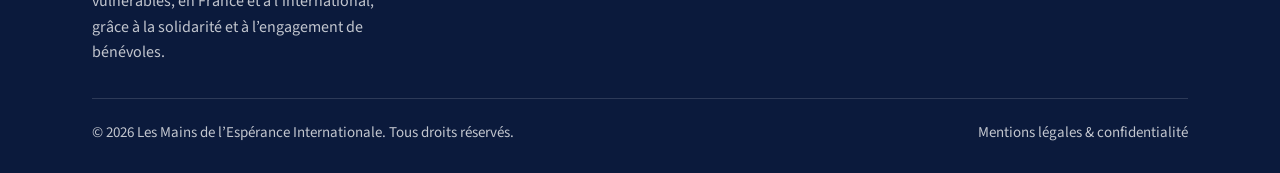
<file: v2/association.html>
<!doctype html>
<html lang="fr">
<head>
  <meta charset="utf-8">
  <meta name="robots" content="noindex">
  <meta name="viewport" content="width=device-width, initial-scale=1, viewport-fit=cover">
  <title>Qui sommes-nous&nbsp;? — Les Mains de l’Espérance Internationale</title>
  <meta name="description" content="Notre histoire, nos valeurs chrétiennes, nos engagements et notre exigence de transparence : découvrez Les Mains de l’Espérance Internationale, association née en novembre 2026.">
  <meta name="theme-color" content="#14306b">
  <meta property="og:title" content="Qui sommes-nous ? — Les Mains de l’Espérance Internationale">
  <meta property="og:description" content="Notre histoire, nos valeurs chrétiennes, nos engagements et notre exigence de transparence : découvrez Les Mains de l’Espérance Internationale, association née en novembre 2026.">
  <meta property="og:type" content="website">
  <meta property="og:locale" content="fr_FR">
  <meta property="og:image" content="../img/og-image.jpg">
  <link rel="icon" type="image/png" href="../img/favicon.png">
  <link rel="apple-touch-icon" href="../img/apple-touch-icon.png">
  <link rel="preconnect" href="https://fonts.googleapis.com">
  <link rel="preconnect" href="https://fonts.gstatic.com" crossorigin>
  <link href="https://fonts.googleapis.com/css2?family=Lora:ital,wght@0,500;0,600;0,700;1,500&family=Source+Sans+3:wght@400;600;700&display=swap" rel="stylesheet">
  <link rel="stylesheet" href="css/style.css">
</head>
<body>

  <a class="skip" href="#contenu">Aller au contenu</a>

  <!-- Comparaison temporaire entre la version actuelle et la nouvelle version -->
  <div class="compare-bar">
    <p>Vous consultez la <strong>nouvelle version</strong> du site.</p>
    <a href="../association.html" class="compare-bar__link">‹ Revoir la version actuelle</a>
  </div>

  <!-- En-tête -->
  <header class="gnav">
    <div class="gnav__inner">
      <a href="index.html" class="gnav__brand" aria-label="Les Mains de l’Espérance Internationale, accueil">
        <img src="../img/logo.webp" alt="" width="52" height="52">
        <span class="gnav__name">Les Mains de l’Espérance<small>Internationale</small></span>
      </a>
      <nav class="gnav__links" aria-label="Navigation principale">
        <a href="index.html">Accueil</a>
        <a href="association.html" aria-current="page">Qui sommes-nous&nbsp;?</a>
        <a href="missions.html">Nos missions</a>
        <a href="agir.html">Agir avec nous</a>
        <a href="contact.html">Contact</a>
      </nav>
      <a href="agir.html#don" class="pill pill--gold gnav__don">Faire un don</a>
      <button class="gnav__burger" aria-label="Ouvrir le menu" aria-expanded="false" aria-controls="menu-mobile"><span></span><span></span><span></span></button>
    </div>
    <nav class="gnav__mobile" id="menu-mobile" aria-label="Menu mobile">
      <a href="index.html">Accueil</a>
      <a href="association.html" aria-current="page">Qui sommes-nous&nbsp;?</a>
      <a href="missions.html">Nos missions</a>
      <a href="agir.html">Agir avec nous</a>
      <a href="contact.html">Contact</a>
      <a href="agir.html#don" class="pill pill--gold pill--lg">Faire un don</a>
    </nav>
  </header>

  <main id="top">
    <span id="contenu" tabindex="-1"></span>

    <!-- HERO -->
    <section class="hero hero--page" aria-label="Introduction">
      <div class="hero__content">
        <p class="hero__label"><span class="mask"><span>Qui sommes-nous&nbsp;?</span></span></p>
        <h1 class="hero__title">
          <span class="mask"><span>Une main tendue</span></span>
          <span class="mask"><span><em>sans frontières.</em></span></span>
        </h1>
        <p class="hero__sub"><span class="mask"><span>Une association humanitaire et solidaire, inspirée par les valeurs chrétiennes.</span></span></p>
        <div class="hero__cta">
          <span class="capsule">Créée en novembre 2026</span>
          <a href="#histoire" class="pill pill--gold pill--lg">Notre histoire</a>
        </div>
      </div>
    </section>

    <!-- LA QUESTION FONDATRICE -->
    <section class="manifesto" aria-label="Notre point de départ">
      <div class="container">
        <p class="eyebrow">Notre point de départ</p>
        <p class="manifesto__text">
          Comment permettre à des personnes désireuses d’aider les autres de partir accomplir leurs missions humanitaires lorsqu’elles ne disposent pas des moyens financiers nécessaires&nbsp;?
        </p>
        <a href="#engagement" class="link link--lg">Notre engagement ›</a>
      </div>
    </section>

    <!-- HISTOIRE (1) -->
    <section class="split band-carbon" id="histoire" aria-label="Notre histoire">
      <div class="container split__grid">
        <div class="split__text reveal">
          <p class="eyebrow">Notre histoire</p>
          <h2 class="h-panel">Née d’une réflexion simple, mais profonde.</h2>
          <p class="body-lg" style="margin-top:24px">Les Mains de l’Espérance Internationale est une association née en <strong>novembre 2026</strong>. De nombreux bénévoles et missionnaires sont prêts à donner de leur temps, de leur énergie et de leurs compétences pour venir en aide aux populations dans le besoin.</p>
          <p class="body-lg">Pourtant, malgré toute leur bonne volonté, le coût des déplacements, des billets d’avion, de l’hébergement et des frais liés aux missions représente souvent un <strong>obstacle important</strong>.</p>
          <p class="body-lg">C’est en prenant conscience de cette réalité, notamment à travers la préparation d’une <strong>mission humanitaire au Togo</strong>, qu’est née l’idée de créer une association capable de participer au financement de ces déplacements et d’accompagner les bénévoles dans leur engagement.</p>
        </div>
        <figure class="photo reveal-photo">
          <img src="../img/poignee-togo.webp" srcset="../img/poignee-togo-800.webp 800w, ../img/poignee-togo.webp 1600w" sizes="(max-width: 833px) 100vw, 50vw" alt="Deux mains qui se serrent au coucher du soleil, devant un village et le drapeau du Togo" width="1600" height="900" loading="lazy">
          <figcaption class="photo__tag">Le Togo, à l’origine du projet</figcaption>
        </figure>
      </div>
    </section>

    <!-- HISTOIRE (2) -->
    <section class="split split--reverse" aria-label="Une solidarité élargie">
      <div class="container split__grid">
        <div class="split__text reveal">
          <p class="eyebrow">Une solidarité élargie</p>
          <h2 class="h-panel">Pourquoi s’arrêter aux missions à l’étranger&nbsp;?</h2>
          <p class="body-lg" style="margin-top:24px">Notre volonté était de mettre en place une structure permettant de récolter des fonds grâce à des initiatives solidaires&nbsp;: <strong>ventes de produits, événements, manifestations</strong> et différentes actions organisées tout au long de l’année.</p>
          <p class="body-lg">Mais au fil de notre réflexion, une autre évidence s’est imposée&nbsp;: des personnes ont également besoin d’aide <strong>près de chez nous</strong>.</p>
          <p class="body-lg">Nous avons alors décidé d’élargir notre projet afin de développer, en parallèle des missions internationales, des actions de solidarité locales&nbsp;: aide aux personnes en difficulté, initiatives de partage, événements solidaires et soutien aux plus démunis.</p>
        </div>
        <figure class="photo reveal-photo">
          <img src="../img/distribution-soupe.webp" srcset="../img/distribution-soupe-800.webp 800w, ../img/distribution-soupe.webp 1536w" sizes="(max-width: 833px) 100vw, 50vw" alt="Des bénévoles servent une soupe chaude à des personnes dans la rue" width="1536" height="1024" loading="lazy">
          <figcaption class="photo__tag">La solidarité commence à notre porte</figcaption>
        </figure>
      </div>
    </section>

    <!-- CONVICTION -->
    <section class="manifesto manifesto--center band-carbon" aria-label="Notre conviction">
      <div class="container">
        <p class="eyebrow">Notre conviction</p>
        <p class="manifesto__text">
          La solidarité n’a pas de frontières, et chacun peut, à sa manière, devenir une main tendue vers ceux qui en ont besoin.
        </p>
        <cite>Notre histoire ne fait que commencer.</cite>
      </div>
    </section>

    <!-- CHIFFRES CLÉS -->
    <section class="stats" aria-label="L’association en chiffres">
      <div class="container">
        <header class="section-head reveal">
          <p class="eyebrow">En quelques chiffres</p>
          <h2 class="h-panel">Une jeune association,<br><span class="muted">des engagements clairs.</span></h2>
        </header>
        <div class="stats__grid">
          <div class="stat">
            <p class="stat__num"><span data-count="3">3</span></p>
            <p class="stat__label"><strong>grandes priorités</strong>Missions internationales, enfance en danger, personnes âgées dépendantes.</p>
          </div>
          <div class="stat">
            <p class="stat__num"><span data-count="4">4</span></p>
            <p class="stat__label"><strong>valeurs</strong>Générosité, solidarité, respect et amour du prochain.</p>
          </div>
          <div class="stat">
            <p class="stat__num"><span data-count="100">100</span><small>&nbsp;%</small></p>
            <p class="stat__label"><strong>des bénéfices nets</strong>de notre boutique solidaire consacrés à nos actions et projets.</p>
          </div>
          <div class="stat">
            <p class="stat__num"><span data-count="7">7</span></p>
            <p class="stat__label"><strong>jours au Togo</strong>pour notre première mission de reconnaissance, en février 2027.</p>
          </div>
        </div>
      </div>
    </section>

    <!-- NOTRE ENGAGEMENT -->
    <section class="manage" id="engagement" aria-label="Notre engagement">
      <div class="container">
        <div class="panel">
          <header class="panel__head reveal">
            <p class="eyebrow">Notre engagement</p>
            <h2 class="h-panel">Transformer la générosité<br><span class="muted">en actions concrètes.</span></h2>
            <p class="panel__lead">Les Mains de l’Espérance Internationale s’engage à transformer la générosité et la solidarité en actions concrètes, au service des personnes qui en ont le plus besoin.</p>
          </header>
          <div class="tiles">
            <article class="tile">
              <svg class="tile__icon" viewBox="0 0 48 48" aria-hidden="true"><circle cx="17" cy="16" r="6"/><circle cx="33" cy="16" r="6"/><path d="M6 38c1-6 5-9 11-9s10 3 11 9M26 31c2-1.5 4-2 7-2 6 0 10 3 11 9"/></svg>
              <p class="tile__tag">Notre première mission</p>
              <h3 class="tile__stat">Soutenir ceux qui donnent de leur temps</h3>
              <p class="tile__text">Accompagner les bénévoles et les missionnaires, et contribuer au financement de leurs missions&nbsp;: transport, hébergement, restauration et déplacements.</p>
            </article>
            <article class="tile">
              <svg class="tile__icon" viewBox="0 0 48 48" aria-hidden="true"><circle cx="24" cy="24" r="17"/><path d="M7 24h34M24 7c5 5 7 11 7 17s-2 12-7 17M24 7c-5 5-7 11-7 17s2 12 7 17"/></svg>
              <p class="tile__tag">À l’international</p>
              <h3 class="tile__stat">Agir au-delà de nos frontières</h3>
              <p class="tile__text">Construction et rénovation d’orphelinats, de lieux d’accueil, de bâtiments communautaires et d’églises, dans un esprit de coopération, de respect et de partage.</p>
            </article>
            <article class="tile">
              <svg class="tile__icon" viewBox="0 0 48 48" aria-hidden="true"><path d="M8 22L24 9l16 13"/><path d="M12 19v20h24V19"/><path d="M24 34s-5-3-5-6.6a2.8 2.8 0 0 1 5-1.8 2.8 2.8 0 0 1 5 1.8C29 31 24 34 24 34z"/></svg>
              <p class="tile__tag">En France</p>
              <h3 class="tile__stat">Être solidaires près de chez nous</h3>
              <p class="tile__text">Priorité à la protection de l’enfance en danger et au soutien des personnes âgées en situation de dépendance.</p>
            </article>
          </div>
        </div>
      </div>
    </section>

    <!-- VALEURS : défilement horizontal -->
    <section class="program" id="valeurs" aria-label="Nos valeurs">
      <div class="program__pin">
        <header class="program__head container">
          <p class="eyebrow">Nos valeurs</p>
          <h2 class="h-display">Quatre valeurs<br>guident nos actions.</h2>
        </header>
        <div class="program__track">
          <article class="course course--intro">
            <p class="product-label">Au cœur de l’association</p>
            <p class="course__text">Inspirées par notre foi chrétienne, elles nous encouragent à tendre la main à ceux qui en ont besoin, avec amour, respect et générosité, en France comme à l’international.</p>
          </article>
          <figure class="course course--poster">
            <img src="../img/valeur-generosite.webp" alt="La générosité : donner de son temps et de ses moyens." width="800" height="1067" loading="lazy">
          </figure>
          <figure class="course course--poster">
            <img src="../img/valeur-solidarite.webp" alt="La solidarité : agir ensemble, au-delà des frontières." width="800" height="1067" loading="lazy">
          </figure>
          <figure class="course course--poster">
            <img src="../img/valeur-respect.webp" alt="Le respect : accueillir chacun sans distinction." width="800" height="1067" loading="lazy">
          </figure>
          <figure class="course course--poster">
            <img src="../img/valeur-amour.webp" alt="L’amour du prochain : tendre la main avec bienveillance." width="800" height="1067" loading="lazy">
          </figure>
        </div>
        <div class="program__progress" aria-hidden="true"><i></i></div>
      </div>
    </section>

    <!-- VALEURS CHRÉTIENNES -->
    <section class="split band-carbon" aria-label="Une association portée par des valeurs chrétiennes">
      <div class="container split__grid">
        <div class="split__text reveal">
          <p class="eyebrow">Notre foi</p>
          <h2 class="h-panel">Une association portée par des valeurs chrétiennes.</h2>
          <p class="body-lg" style="margin-top:24px">Notre engagement trouve ses racines dans les enseignements de Jésus-Christ&nbsp;: <strong>aimer son prochain</strong>, tendre la main aux plus faibles et donner sans attendre en retour.</p>
          <p class="body-lg">Nous souhaitons mettre ces valeurs en pratique à travers des actions <strong>ouvertes à tous</strong>, sans distinction d’origine, de croyance ou de situation.</p>
          <p class="body-lg">Notre plus grande ambition est simple&nbsp;: unir les bonnes volontés pour que l’espérance devienne une réalité dans la vie de ceux qui en ont besoin.</p>
        </div>
        <figure class="photo reveal-photo">
          <img src="../img/solidarite-mondiale.webp" srcset="../img/solidarite-mondiale-600.webp 600w, ../img/solidarite-mondiale.webp 1000w" sizes="(max-width: 833px) 100vw, 50vw" alt="Scènes de solidarité : construction d’une église, poignée de main, bénévoles auprès d’enfants et de personnes âgées" width="1000" height="1500" loading="lazy">
        </figure>
      </div>
    </section>

    <!-- BOUTIQUE SOLIDAIRE : surface claire -->
    <section class="audience" id="boutique" aria-label="Notre boutique solidaire">
      <div class="container">
        <header class="section-head reveal">
          <p class="eyebrow eyebrow--dark">Notre boutique solidaire <span class="soon">Bientôt</span></p>
          <h2 class="h-display">Des achats qui<br>donnent de l’espoir.</h2>
          <p class="audience__note" style="margin-top:20px">Pour donner vie à nos engagements, nous développons <strong>notre propre marque de vêtements</strong> et une boutique en ligne solidaire. L’intégralité des bénéfices nets sera consacrée aux actions et aux projets de l’association, autour de nos trois grandes priorités.</p>
        </header>
        <div class="audience__grid audience__grid--3">
          <article class="pale-card pale-card--compact reveal-card">
            <svg class="pale-card__icon" viewBox="0 0 48 48" aria-hidden="true"><circle cx="24" cy="24" r="17"/><path d="M7 24h34M24 7c5 5 7 11 7 17s-2 12-7 17M24 7c-5 5-7 11-7 17s2 12 7 17"/></svg>
            <p class="pale-card__label">Priorité 1</p>
            <h3 class="pale-card__title">Les missions humanitaires internationales</h3>
            <p class="pale-card__text">En soutenant les bénévoles, les missionnaires et les projets de construction et de rénovation.</p>
          </article>
          <article class="pale-card pale-card--compact reveal-card">
            <svg class="pale-card__icon" viewBox="0 0 48 48" aria-hidden="true"><path d="M24 6l14 5v11c0 9-6 16-14 20-8-4-14-11-14-20V11z"/><path d="M24 30s-6-3.6-6-8a3.4 3.4 0 0 1 6-2.2A3.4 3.4 0 0 1 30 22c0 4.4-6 8-6 8z"/></svg>
            <p class="pale-card__label">Priorité 2</p>
            <h3 class="pale-card__title">La protection de l’enfance</h3>
            <p class="pale-card__text">Avec une attention particulière aux enfants victimes de pédocriminalité et d’abus sexuels&nbsp;: soutien d’associations spécialisées et accompagnement juridique des victimes.</p>
          </article>
          <article class="pale-card pale-card--compact pale-card--dark reveal-card">
            <svg class="pale-card__icon" viewBox="0 0 48 48" aria-hidden="true"><path d="M8 22L24 9l16 13"/><path d="M12 19v20h24V19"/><path d="M24 34s-5-3-5-6.6a2.8 2.8 0 0 1 5-1.8 2.8 2.8 0 0 1 5 1.8C29 31 24 34 24 34z"/></svg>
            <p class="pale-card__label">Priorité 3</p>
            <h3 class="pale-card__title">Les personnes âgées dépendantes</h3>
            <p class="pale-card__text">En soutenant des initiatives qui améliorent leur quotidien et préservent leur dignité.</p>
          </article>
        </div>
        <p class="audience__note">La répartition des fonds sera déterminée en fonction des besoins et des projets soutenus. <strong>Acheter un vêtement, c’est aussi contribuer à une action solidaire.</strong></p>
      </div>
    </section>

    <!-- TRANSPARENCE -->
    <section class="split" id="transparence" aria-label="Notre engagement de transparence">
      <div class="container split__grid">
        <div class="split__text reveal">
          <p class="eyebrow">Notre engagement de transparence</p>
          <h2 class="h-panel">Chaque don est un geste de confiance.</h2>
          <p class="body-lg" style="margin-top:24px">Et cette confiance mérite une <strong>transparence totale</strong>. Les Mains de l’Espérance Internationale s’engage à publier chaque année sur son site internet un bilan de ses activités et de ses finances.</p>
          <p class="body-lg">Notre objectif&nbsp;: permettre à chacun de comprendre l’utilisation des fonds collectés et de mesurer concrètement l’impact de sa générosité.</p>
        </div>
        <div class="check-card reveal-up">
          <h3>Ce que présentera le bilan annuel</h3>
          <ul class="check-list">
            <li>Le montant total des dons collectés.</li>
            <li>Les recettes issues de notre boutique et de nos événements solidaires.</li>
            <li>Les sommes consacrées aux missions humanitaires internationales.</li>
            <li>Les financements attribués à la protection de l’enfance et à l’éducation.</li>
            <li>Les aides destinées aux personnes âgées dépendantes.</li>
            <li>Les dépenses de fonctionnement et les frais liés à nos actions.</li>
            <li>Les projets réalisés, en cours et à venir.</li>
          </ul>
        </div>
      </div>
    </section>

    <!-- CTA -->
    <section class="cta" aria-label="Nous rejoindre">
      <div class="cta__glow" aria-hidden="true"></div>
      <div class="container cta__inner">
        <p class="eyebrow">Ensemble</p>
        <h2 class="cta__title">Faisons grandir l’espérance.</h2>
        <p class="cta__sub">Qu’il s’agisse d’un don, d’un achat solidaire, d’un partenariat ou de quelques heures de bénévolat, chaque geste compte.</p>
        <div class="cta__actions">
          <a href="agir.html#don" class="pill pill--gold pill--lg">Faire un don</a>
          <a href="agir.html#benevole" class="pill pill--outline pill--lg">Devenir bénévole</a>
        </div>
      </div>
    </section>
  </main>

  <footer class="footer">
    <div class="container">
      <div class="footer__cols">
        <div>
          <a href="index.html" class="footer__brand"><img src="../img/logo.webp" alt="" width="44" height="44">Les Mains de l’Espérance</a>
          <p class="footer__about">Association humanitaire et solidaire, inspirée par les valeurs chrétiennes. Nous agissons pour soutenir les personnes vulnérables, en France et à l’international, grâce à la solidarité et à l’engagement de bénévoles.</p>
        </div>
        <div>
          <h3>L’association</h3>
          <ul>
            <li><a href="association.html">Qui sommes-nous&nbsp;?</a></li>
            <li><a href="association.html#histoire">Notre histoire</a></li>
            <li><a href="association.html#valeurs">Nos valeurs</a></li>
            <li><a href="association.html#transparence">Transparence</a></li>
          </ul>
        </div>
        <div>
          <h3>Nos missions</h3>
          <ul>
            <li><a href="missions.html#international">Missions internationales</a></li>
            <li><a href="missions.html#togo">Mission Togo 2027</a></li>
            <li><a href="missions.html#enfance">Protection de l’enfance</a></li>
            <li><a href="missions.html#aines">Nos aînés</a></li>
          </ul>
        </div>
        <div>
          <h3>Agir avec nous</h3>
          <ul>
            <li><a href="agir.html#don">Faire un don</a></li>
            <li><a href="agir.html#benevole">Devenir bénévole</a></li>
            <li><a href="agir.html#partenaires">Partenaires &amp; mécènes</a></li>
            <li><a href="contact.html">Nous contacter</a></li>
          </ul>
        </div>
      </div>
      <div class="footer__bottom">
        <p>© <span data-year>2026</span> Les Mains de l’Espérance Internationale. Tous droits réservés.</p>
        <a href="mentions-legales.html">Mentions légales &amp; confidentialité</a>
      </div>
    </div>
  </footer>

  <script src="js/main.js"></script>

</body>
</html>
</file>
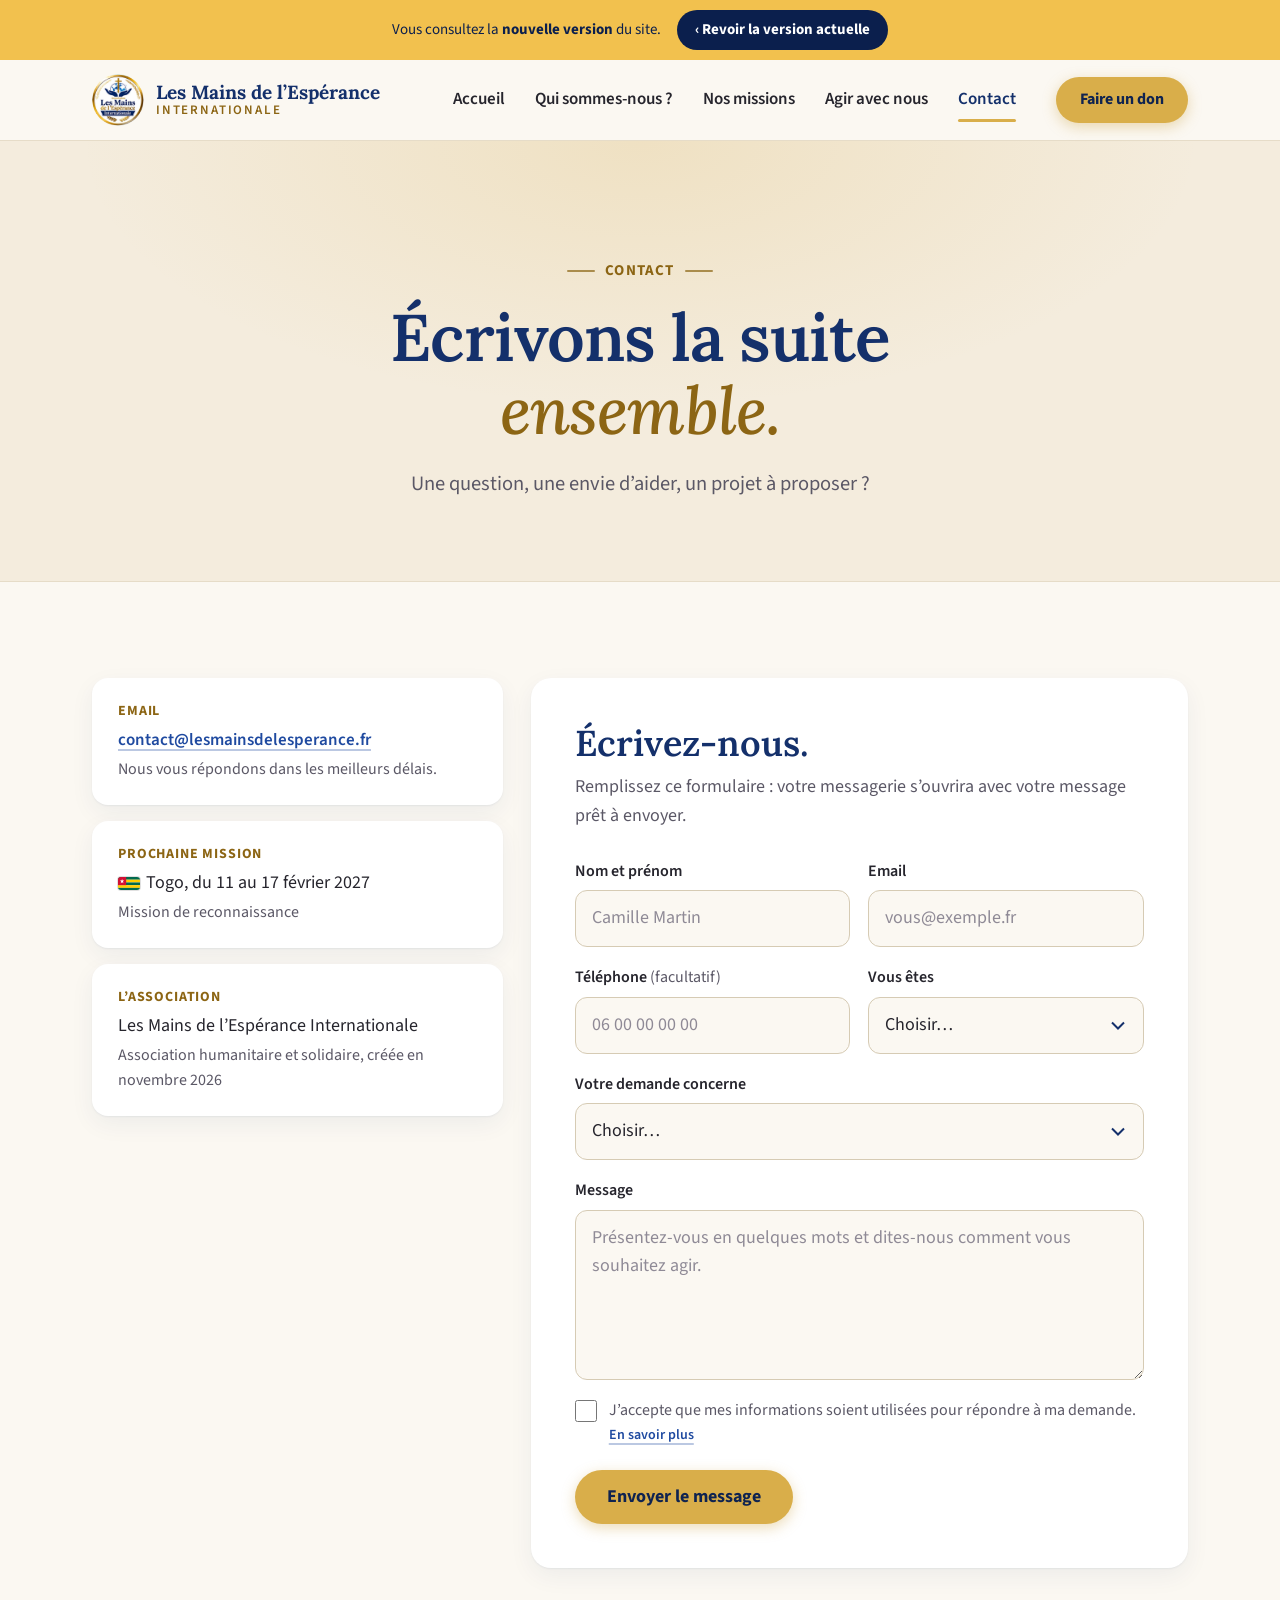
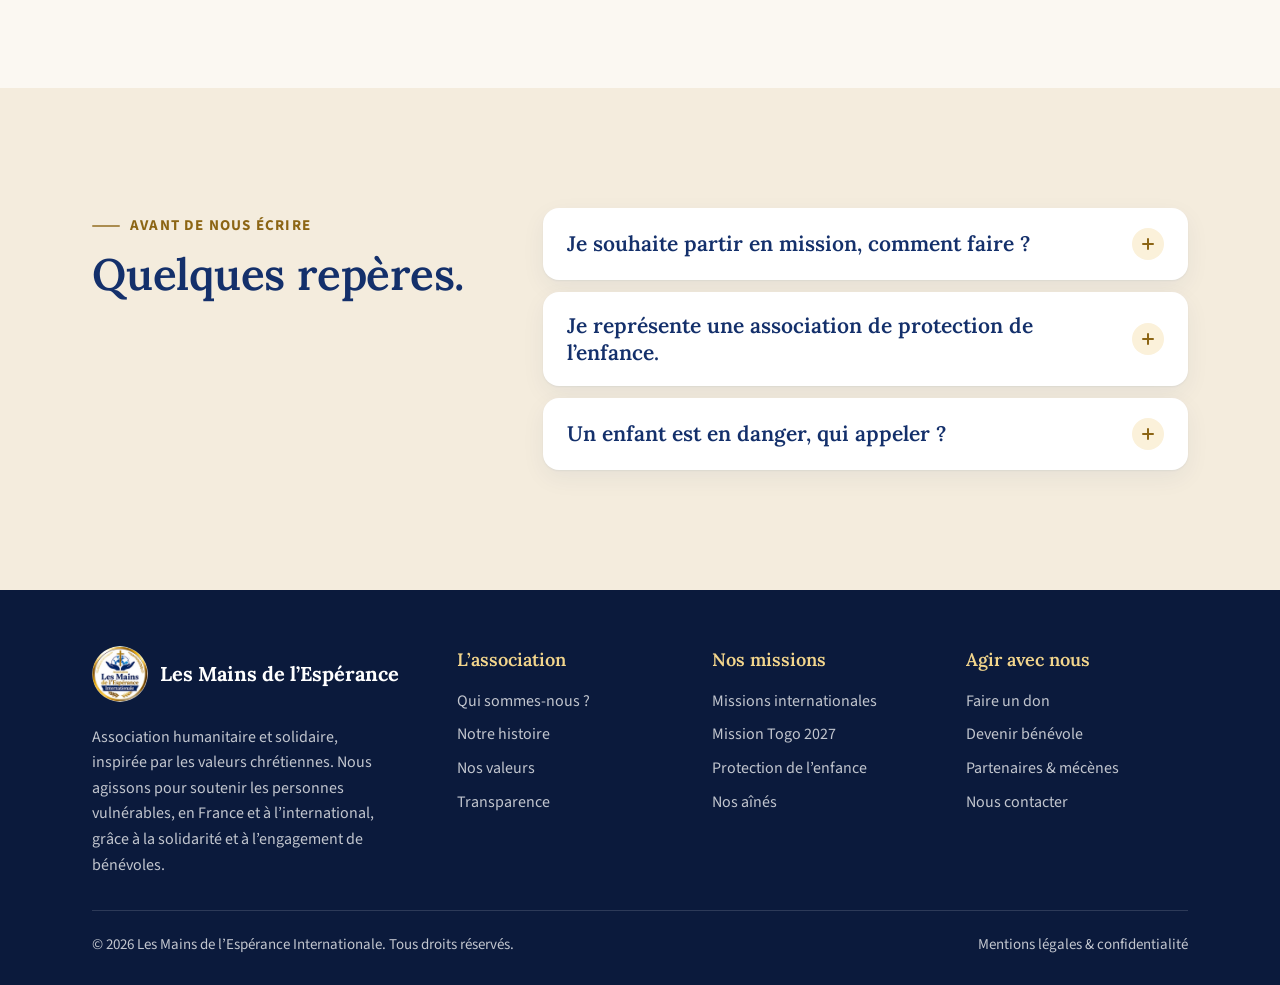
<file: v2/contact.html>
<!doctype html>
<html lang="fr">
<head>
  <meta charset="utf-8">
  <meta name="robots" content="noindex">
  <meta name="viewport" content="width=device-width, initial-scale=1, viewport-fit=cover">
  <title>Contact — Les Mains de l’Espérance Internationale</title>
  <meta name="description" content="Contactez Les Mains de l’Espérance Internationale : don, bénévolat, partenariat, mission au Togo ou proposition de projet.">
  <meta name="theme-color" content="#14306b">
  <meta property="og:title" content="Contact — Les Mains de l’Espérance Internationale">
  <meta property="og:description" content="Contactez Les Mains de l’Espérance Internationale : don, bénévolat, partenariat, mission au Togo ou proposition de projet.">
  <meta property="og:type" content="website">
  <meta property="og:locale" content="fr_FR">
  <meta property="og:image" content="../img/og-image.jpg">
  <link rel="icon" type="image/png" href="../img/favicon.png">
  <link rel="apple-touch-icon" href="../img/apple-touch-icon.png">
  <link rel="preconnect" href="https://fonts.googleapis.com">
  <link rel="preconnect" href="https://fonts.gstatic.com" crossorigin>
  <link href="https://fonts.googleapis.com/css2?family=Lora:ital,wght@0,500;0,600;0,700;1,500&family=Source+Sans+3:wght@400;600;700&display=swap" rel="stylesheet">
  <link rel="stylesheet" href="css/style.css">
</head>
<body>

  <a class="skip" href="#contenu">Aller au contenu</a>

  <!-- Comparaison temporaire entre la version actuelle et la nouvelle version -->
  <div class="compare-bar">
    <p>Vous consultez la <strong>nouvelle version</strong> du site.</p>
    <a href="../contact.html" class="compare-bar__link">‹ Revoir la version actuelle</a>
  </div>

  <!-- En-tête -->
  <header class="gnav">
    <div class="gnav__inner">
      <a href="index.html" class="gnav__brand" aria-label="Les Mains de l’Espérance Internationale, accueil">
        <img src="../img/logo.webp" alt="" width="52" height="52">
        <span class="gnav__name">Les Mains de l’Espérance<small>Internationale</small></span>
      </a>
      <nav class="gnav__links" aria-label="Navigation principale">
        <a href="index.html">Accueil</a>
        <a href="association.html">Qui sommes-nous&nbsp;?</a>
        <a href="missions.html">Nos missions</a>
        <a href="agir.html">Agir avec nous</a>
        <a href="contact.html" aria-current="page">Contact</a>
      </nav>
      <a href="agir.html#don" class="pill pill--gold gnav__don">Faire un don</a>
      <button class="gnav__burger" aria-label="Ouvrir le menu" aria-expanded="false" aria-controls="menu-mobile"><span></span><span></span><span></span></button>
    </div>
    <nav class="gnav__mobile" id="menu-mobile" aria-label="Menu mobile">
      <a href="index.html">Accueil</a>
      <a href="association.html">Qui sommes-nous&nbsp;?</a>
      <a href="missions.html">Nos missions</a>
      <a href="agir.html">Agir avec nous</a>
      <a href="contact.html" aria-current="page">Contact</a>
      <a href="agir.html#don" class="pill pill--gold pill--lg">Faire un don</a>
    </nav>
  </header>

  <main id="top">
    <span id="contenu" tabindex="-1"></span>

    <!-- HERO -->
    <section class="hero hero--page hero--short" aria-label="Introduction">
      <div class="hero__content">
        <p class="hero__label"><span class="mask"><span>Contact</span></span></p>
        <h1 class="hero__title">
          <span class="mask"><span>Écrivons la suite</span></span>
          <span class="mask"><span><em>ensemble.</em></span></span>
        </h1>
        <p class="hero__sub"><span class="mask"><span>Une question, une envie d’aider, un projet à proposer&nbsp;?</span></span></p>
      </div>
    </section>

    <!-- FORMULAIRE -->
    <section class="contact-section" id="formulaire" aria-label="Formulaire de contact">
      <div class="container contact-layout">
        <dl class="contact-cards reveal-stagger">
          <div class="info-card">
            <dt>Email</dt>
            <dd><a href="mailto:contact@lesmainsdelesperance.fr" class="link">contact@lesmainsdelesperance.fr</a></dd>
            <dd>Nous vous répondons dans les meilleurs délais.</dd>
          </div>
          <div class="info-card">
            <dt>Prochaine mission</dt>
            <dd><svg class="flag" viewBox="0 0 81 50" aria-hidden="true"><rect y="0" width="81" height="10" fill="#006a4e"/><rect y="10" width="81" height="10" fill="#ffce00"/><rect y="20" width="81" height="10" fill="#006a4e"/><rect y="30" width="81" height="10" fill="#ffce00"/><rect y="40" width="81" height="10" fill="#006a4e"/><rect width="30" height="30" fill="#d21034"/><polygon fill="#fff" points="15.00,7.00 16.94,12.93 23.18,12.94 18.14,16.62 20.05,22.56 15.00,18.90 9.95,22.56 11.86,16.62 6.82,12.94 13.06,12.93"/></svg>Togo, du 11 au 17 février 2027</dd>
            <dd>Mission de reconnaissance</dd>
          </div>
          <div class="info-card">
            <dt>L’association</dt>
            <dd>Les Mains de l’Espérance Internationale</dd>
            <dd>Association humanitaire et solidaire, créée en novembre 2026</dd>
          </div>
        </dl>

        <div class="form-panel reveal-up">
          <h2>Écrivez-nous.</h2>
          <p>Remplissez ce formulaire&nbsp;: votre messagerie s’ouvrira avec votre message prêt à envoyer.</p>
          <form class="contact-form" data-to="contact@lesmainsdelesperance.fr" novalidate>
            <div class="form-grid">
              <div class="field">
                <label for="nom">Nom et prénom</label>
                <input id="nom" name="nom" type="text" autocomplete="name" required placeholder="Camille Martin">
                <span class="field__error">Indiquez votre nom.</span>
              </div>
              <div class="field">
                <label for="email">Email</label>
                <input id="email" name="email" type="email" autocomplete="email" inputmode="email" required placeholder="vous@exemple.fr">
                <span class="field__error">Indiquez une adresse email valide.</span>
              </div>
              <div class="field">
                <label for="telephone">Téléphone <span>(facultatif)</span></label>
                <input id="telephone" name="telephone" type="tel" autocomplete="tel" inputmode="tel" placeholder="06 00 00 00 00">
              </div>
              <div class="field">
                <label for="profil">Vous êtes</label>
                <select id="profil" name="profil" required>
                  <option value="" selected disabled>Choisir…</option>
                  <option>Un particulier</option>
                  <option>Un bénévole ou missionnaire</option>
                  <option>Une association</option>
                  <option>Une entreprise ou un artisan</option>
                  <option>Une église ou une paroisse</option>
                  <option>Une collectivité</option>
                </select>
                <span class="field__error">Choisissez une option.</span>
              </div>
              <div class="field field--full">
                <label for="sujet">Votre demande concerne</label>
                <select id="sujet" name="sujet" required>
                  <option value="" selected disabled>Choisir…</option>
                  <option data-key="don">Faire un don</option>
                  <option data-key="benevolat">Devenir bénévole</option>
                  <option data-key="partenariat">Devenir partenaire ou mécène</option>
                  <option data-key="togo">La mission au Togo (février 2027)</option>
                  <option data-key="projet">Proposer un projet</option>
                  <option data-key="evenement">Nos évènements solidaires</option>
                  <option data-key="boutique">La boutique solidaire</option>
                  <option data-key="autre">Autre demande</option>
                </select>
                <span class="field__error">Choisissez un sujet.</span>
              </div>
              <div class="field field--full">
                <label for="message">Message</label>
                <textarea id="message" name="message" required placeholder="Présentez-vous en quelques mots et dites-nous comment vous souhaitez agir."></textarea>
                <span class="field__error">Écrivez votre message.</span>
              </div>
              <div class="field field--full">
                <label class="consent" for="consent">
                  <input id="consent" name="consent" type="checkbox" required>
                  <span>J’accepte que mes informations soient utilisées pour répondre à ma demande. <a href="mentions-legales.html#confidentialite" class="link" style="font-size:14px">En savoir plus</a></span>
                </label>
                <span class="field__error">Merci de cocher cette case.</span>
              </div>
            </div>
            <div class="form-actions">
              <button type="submit" class="pill pill--gold pill--lg">Envoyer le message</button>
              <p class="form-status" role="status" aria-live="polite"></p>
            </div>
          </form>
        </div>
      </div>
    </section>

    <!-- AVANT DE NOUS ÉCRIRE -->
    <section class="faq band-carbon" id="faq" aria-label="Avant de nous écrire">
      <div class="container faq__grid">
        <header class="reveal">
          <p class="eyebrow">Avant de nous écrire</p>
          <h2 class="h-panel">Quelques repères.</h2>
        </header>
        <div class="faq__list reveal-stagger">
          <div class="faq__item">
            <button class="faq__q" aria-expanded="false">Je souhaite partir en mission, comment faire&nbsp;?<span class="faq__icon" aria-hidden="true"></span></button>
            <div class="faq__a"><p>Choisissez «&nbsp;Devenir bénévole&nbsp;» ou «&nbsp;La mission au Togo&nbsp;» dans le formulaire, et présentez-nous vos compétences et vos disponibilités. Un manque de moyens financiers ne doit pas vous arrêter&nbsp;: l’association a été créée pour aider les bénévoles à partir.</p></div>
          </div>
          <div class="faq__item">
            <button class="faq__q" aria-expanded="false">Je représente une association de protection de l’enfance.<span class="faq__icon" aria-hidden="true"></span></button>
            <div class="faq__a"><p>Nous souhaitons justement construire un réseau de coopération avec les structures spécialisées. Choisissez «&nbsp;Devenir partenaire ou mécène&nbsp;» et présentez-nous votre action.</p></div>
          </div>
          <div class="faq__item">
            <button class="faq__q" aria-expanded="false">Un enfant est en danger, qui appeler&nbsp;?<span class="faq__icon" aria-hidden="true"></span></button>
            <div class="faq__a"><p>Notre association n’est pas un service d’urgence. Appelez le <a href="tel:119" class="link">119</a> (Allô Enfance en Danger), gratuit, 24 h/24 et 7 j/7. En cas de danger immédiat, composez le <a href="tel:17" class="link">17</a> ou le <a href="tel:112" class="link">112</a>.</p></div>
          </div>
        </div>
      </div>
    </section>
  </main>

  <footer class="footer">
    <div class="container">
      <div class="footer__cols">
        <div>
          <a href="index.html" class="footer__brand"><img src="../img/logo.webp" alt="" width="44" height="44">Les Mains de l’Espérance</a>
          <p class="footer__about">Association humanitaire et solidaire, inspirée par les valeurs chrétiennes. Nous agissons pour soutenir les personnes vulnérables, en France et à l’international, grâce à la solidarité et à l’engagement de bénévoles.</p>
        </div>
        <div>
          <h3>L’association</h3>
          <ul>
            <li><a href="association.html">Qui sommes-nous&nbsp;?</a></li>
            <li><a href="association.html#histoire">Notre histoire</a></li>
            <li><a href="association.html#valeurs">Nos valeurs</a></li>
            <li><a href="association.html#transparence">Transparence</a></li>
          </ul>
        </div>
        <div>
          <h3>Nos missions</h3>
          <ul>
            <li><a href="missions.html#international">Missions internationales</a></li>
            <li><a href="missions.html#togo">Mission Togo 2027</a></li>
            <li><a href="missions.html#enfance">Protection de l’enfance</a></li>
            <li><a href="missions.html#aines">Nos aînés</a></li>
          </ul>
        </div>
        <div>
          <h3>Agir avec nous</h3>
          <ul>
            <li><a href="agir.html#don">Faire un don</a></li>
            <li><a href="agir.html#benevole">Devenir bénévole</a></li>
            <li><a href="agir.html#partenaires">Partenaires &amp; mécènes</a></li>
            <li><a href="contact.html">Nous contacter</a></li>
          </ul>
        </div>
      </div>
      <div class="footer__bottom">
        <p>© <span data-year>2026</span> Les Mains de l’Espérance Internationale. Tous droits réservés.</p>
        <a href="mentions-legales.html">Mentions légales &amp; confidentialité</a>
      </div>
    </div>
  </footer>

  <script src="js/main.js"></script>

</body>
</html>
</file>
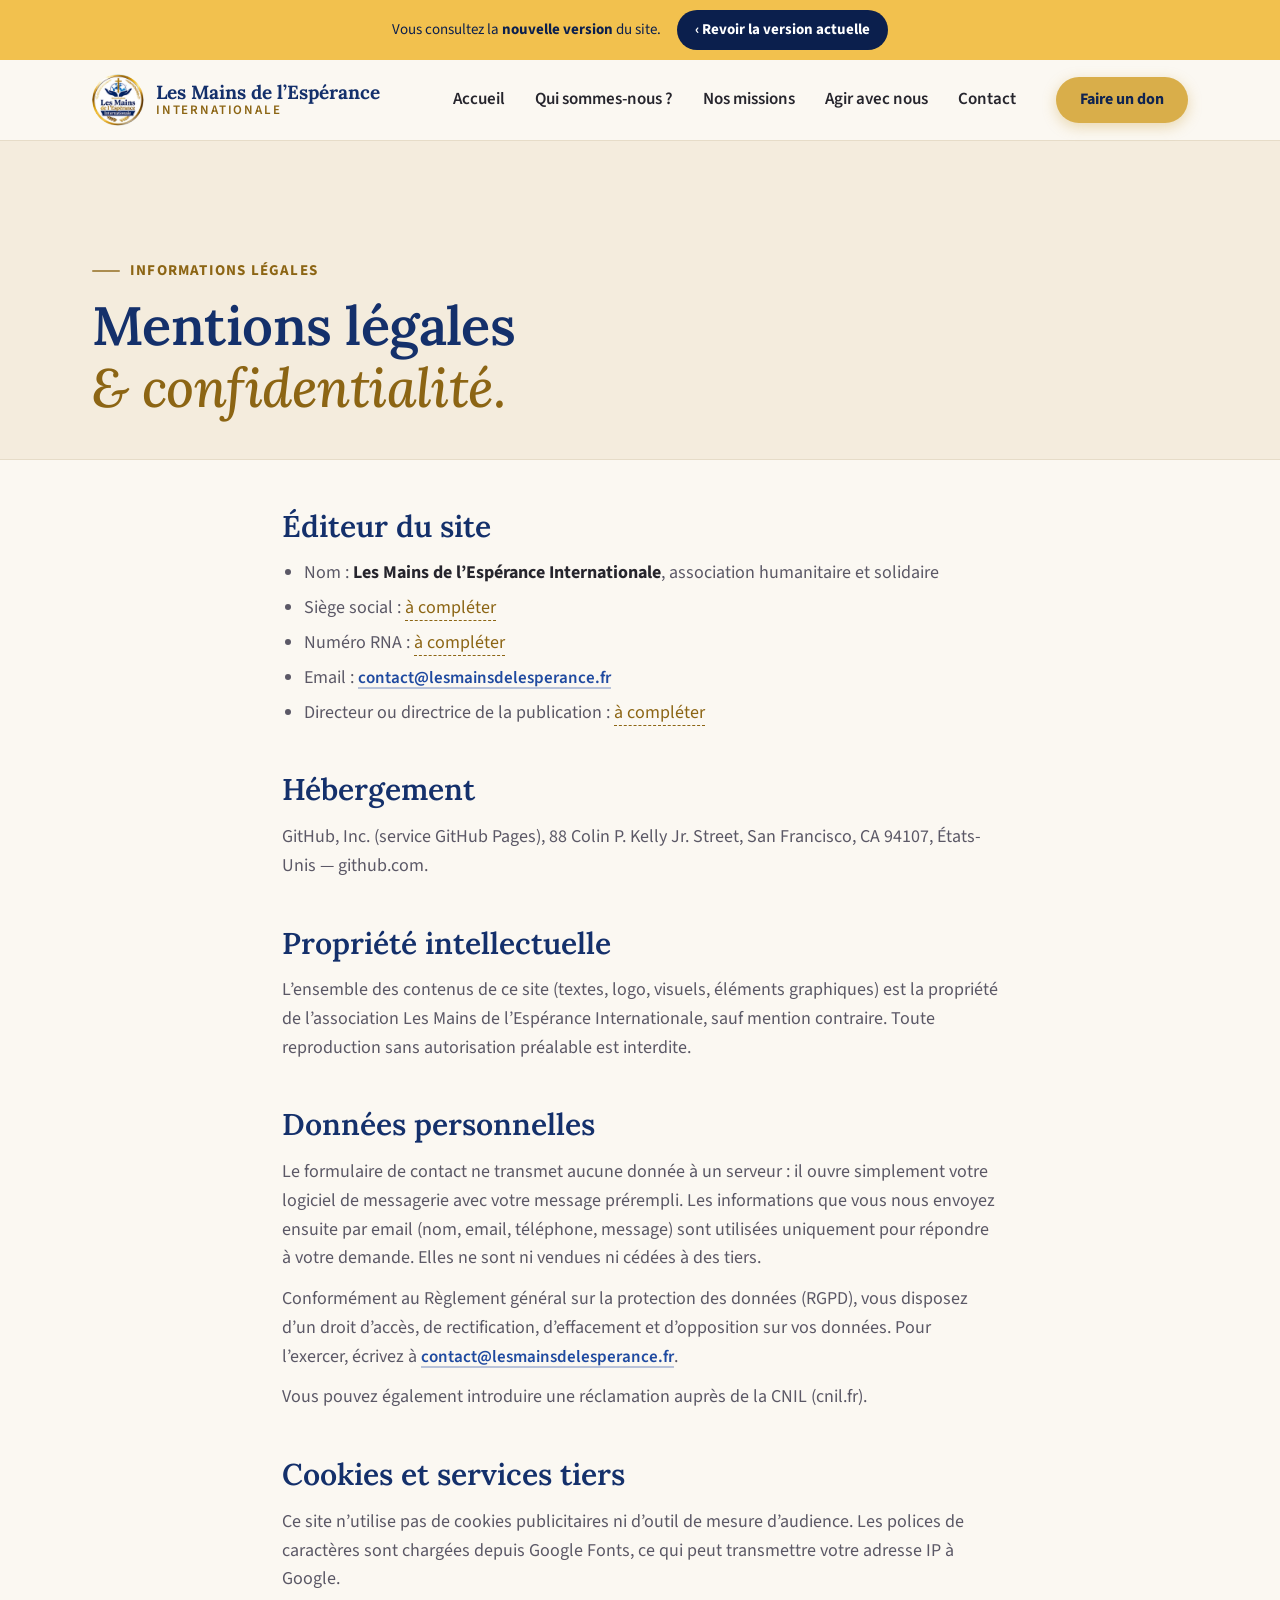
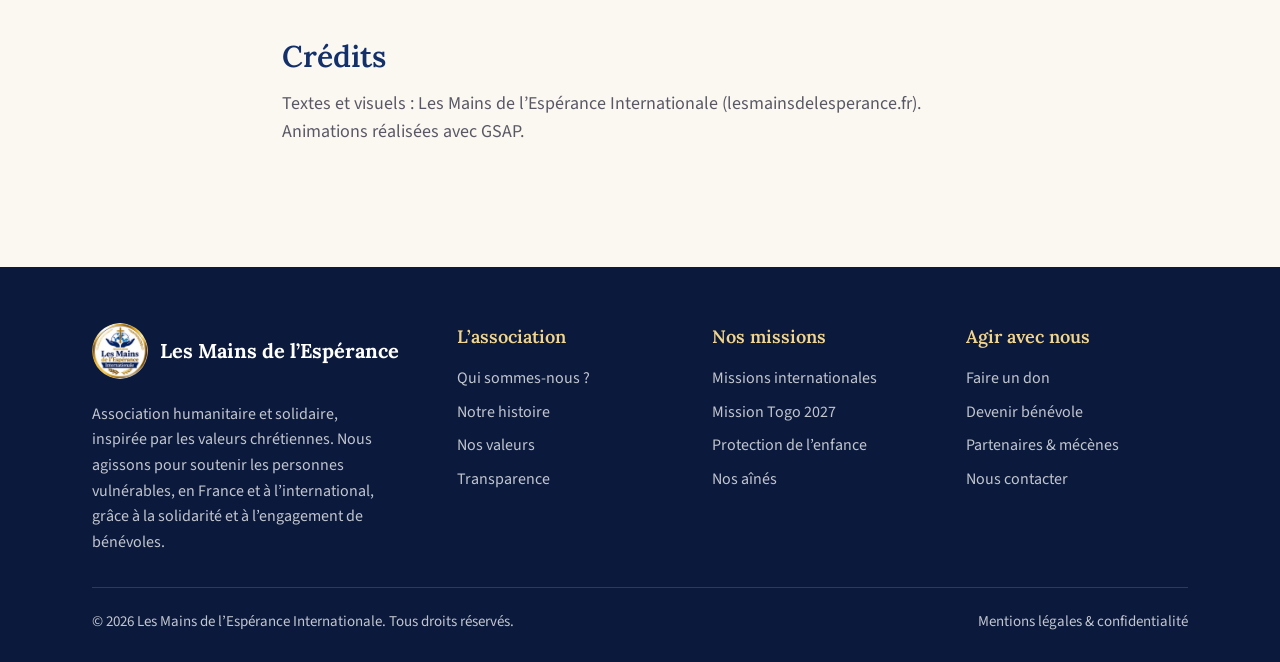
<file: v2/mentions-legales.html>
<!doctype html>
<html lang="fr">
<head>
  <meta charset="utf-8">
  <meta name="robots" content="noindex">
  <meta name="viewport" content="width=device-width, initial-scale=1, viewport-fit=cover">
  <title>Mentions légales — Les Mains de l’Espérance Internationale</title>
  <meta name="description" content="Mentions légales et politique de confidentialité du site de l’association Les Mains de l’Espérance Internationale.">
  <meta name="theme-color" content="#14306b">
  <meta property="og:title" content="Mentions légales — Les Mains de l’Espérance Internationale">
  <meta property="og:description" content="Mentions légales et politique de confidentialité du site de l’association Les Mains de l’Espérance Internationale.">
  <meta property="og:type" content="website">
  <meta property="og:locale" content="fr_FR">
  <meta property="og:image" content="../img/og-image.jpg">
  <link rel="icon" type="image/png" href="../img/favicon.png">
  <link rel="apple-touch-icon" href="../img/apple-touch-icon.png">
  <link rel="preconnect" href="https://fonts.googleapis.com">
  <link rel="preconnect" href="https://fonts.gstatic.com" crossorigin>
  <link href="https://fonts.googleapis.com/css2?family=Lora:ital,wght@0,500;0,600;0,700;1,500&family=Source+Sans+3:wght@400;600;700&display=swap" rel="stylesheet">
  <link rel="stylesheet" href="css/style.css">
</head>
<body>

  <a class="skip" href="#contenu">Aller au contenu</a>

  <!-- Comparaison temporaire entre la version actuelle et la nouvelle version -->
  <div class="compare-bar">
    <p>Vous consultez la <strong>nouvelle version</strong> du site.</p>
    <a href="../mentions-legales.html" class="compare-bar__link">‹ Revoir la version actuelle</a>
  </div>

  <!-- En-tête -->
  <header class="gnav">
    <div class="gnav__inner">
      <a href="index.html" class="gnav__brand" aria-label="Les Mains de l’Espérance Internationale, accueil">
        <img src="../img/logo.webp" alt="" width="52" height="52">
        <span class="gnav__name">Les Mains de l’Espérance<small>Internationale</small></span>
      </a>
      <nav class="gnav__links" aria-label="Navigation principale">
        <a href="index.html">Accueil</a>
        <a href="association.html">Qui sommes-nous&nbsp;?</a>
        <a href="missions.html">Nos missions</a>
        <a href="agir.html">Agir avec nous</a>
        <a href="contact.html">Contact</a>
      </nav>
      <a href="agir.html#don" class="pill pill--gold gnav__don">Faire un don</a>
      <button class="gnav__burger" aria-label="Ouvrir le menu" aria-expanded="false" aria-controls="menu-mobile"><span></span><span></span><span></span></button>
    </div>
    <nav class="gnav__mobile" id="menu-mobile" aria-label="Menu mobile">
      <a href="index.html">Accueil</a>
      <a href="association.html">Qui sommes-nous&nbsp;?</a>
      <a href="missions.html">Nos missions</a>
      <a href="agir.html">Agir avec nous</a>
      <a href="contact.html">Contact</a>
      <a href="agir.html#don" class="pill pill--gold pill--lg">Faire un don</a>
    </nav>
  </header>

  <main id="top">
    <span id="contenu" tabindex="-1"></span>

    <header class="legal-head">
      <div class="container reveal">
        <p class="eyebrow">Informations légales</p>
        <h1 class="h-display">Mentions légales<br><span class="muted">&amp; confidentialité.</span></h1>
      </div>
    </header>

    <section class="legal" aria-label="Mentions légales">
      <div class="container legal__body">

        <h2>Éditeur du site</h2>
        <ul>
          <li>Nom&nbsp;: <strong>Les Mains de l’Espérance Internationale</strong>, association humanitaire et solidaire</li>
          <li>Siège social&nbsp;: <span class="todo">à compléter</span></li>
          <li>Numéro RNA&nbsp;: <span class="todo">à compléter</span></li>
          <li>Email&nbsp;: <a href="mailto:contact@lesmainsdelesperance.fr" class="link">contact@lesmainsdelesperance.fr</a></li>
          <li>Directeur ou directrice de la publication&nbsp;: <span class="todo">à compléter</span></li>
        </ul>

        <h2>Hébergement</h2>
        <p>GitHub, Inc. (service GitHub Pages), 88 Colin P. Kelly Jr. Street, San Francisco, CA 94107, États-Unis — github.com.</p>

        <h2>Propriété intellectuelle</h2>
        <p>L’ensemble des contenus de ce site (textes, logo, visuels, éléments graphiques) est la propriété de l’association Les Mains de l’Espérance Internationale, sauf mention contraire. Toute reproduction sans autorisation préalable est interdite.</p>

        <h2 id="confidentialite">Données personnelles</h2>
        <p>Le formulaire de contact ne transmet aucune donnée à un serveur&nbsp;: il ouvre simplement votre logiciel de messagerie avec votre message prérempli. Les informations que vous nous envoyez ensuite par email (nom, email, téléphone, message) sont utilisées uniquement pour répondre à votre demande. Elles ne sont ni vendues ni cédées à des tiers.</p>
        <p>Conformément au Règlement général sur la protection des données (RGPD), vous disposez d’un droit d’accès, de rectification, d’effacement et d’opposition sur vos données. Pour l’exercer, écrivez à <a href="mailto:contact@lesmainsdelesperance.fr" class="link">contact@lesmainsdelesperance.fr</a>.</p>
        <p>Vous pouvez également introduire une réclamation auprès de la CNIL (cnil.fr).</p>

        <h2>Cookies et services tiers</h2>
        <p>Ce site n’utilise pas de cookies publicitaires ni d’outil de mesure d’audience. Les polices de caractères sont chargées depuis Google Fonts, ce qui peut transmettre votre adresse IP à Google.</p>

        <h2>Crédits</h2>
        <p>Textes et visuels&nbsp;: Les Mains de l’Espérance Internationale (lesmainsdelesperance.fr). Animations réalisées avec GSAP.</p>
      </div>
    </section>
  </main>

  <footer class="footer">
    <div class="container">
      <div class="footer__cols">
        <div>
          <a href="index.html" class="footer__brand"><img src="../img/logo.webp" alt="" width="44" height="44">Les Mains de l’Espérance</a>
          <p class="footer__about">Association humanitaire et solidaire, inspirée par les valeurs chrétiennes. Nous agissons pour soutenir les personnes vulnérables, en France et à l’international, grâce à la solidarité et à l’engagement de bénévoles.</p>
        </div>
        <div>
          <h3>L’association</h3>
          <ul>
            <li><a href="association.html">Qui sommes-nous&nbsp;?</a></li>
            <li><a href="association.html#histoire">Notre histoire</a></li>
            <li><a href="association.html#valeurs">Nos valeurs</a></li>
            <li><a href="association.html#transparence">Transparence</a></li>
          </ul>
        </div>
        <div>
          <h3>Nos missions</h3>
          <ul>
            <li><a href="missions.html#international">Missions internationales</a></li>
            <li><a href="missions.html#togo">Mission Togo 2027</a></li>
            <li><a href="missions.html#enfance">Protection de l’enfance</a></li>
            <li><a href="missions.html#aines">Nos aînés</a></li>
          </ul>
        </div>
        <div>
          <h3>Agir avec nous</h3>
          <ul>
            <li><a href="agir.html#don">Faire un don</a></li>
            <li><a href="agir.html#benevole">Devenir bénévole</a></li>
            <li><a href="agir.html#partenaires">Partenaires &amp; mécènes</a></li>
            <li><a href="contact.html">Nous contacter</a></li>
          </ul>
        </div>
      </div>
      <div class="footer__bottom">
        <p>© <span data-year>2026</span> Les Mains de l’Espérance Internationale. Tous droits réservés.</p>
        <a href="mentions-legales.html">Mentions légales &amp; confidentialité</a>
      </div>
    </div>
  </footer>

  <script src="js/main.js"></script>

</body>
</html>
</file>
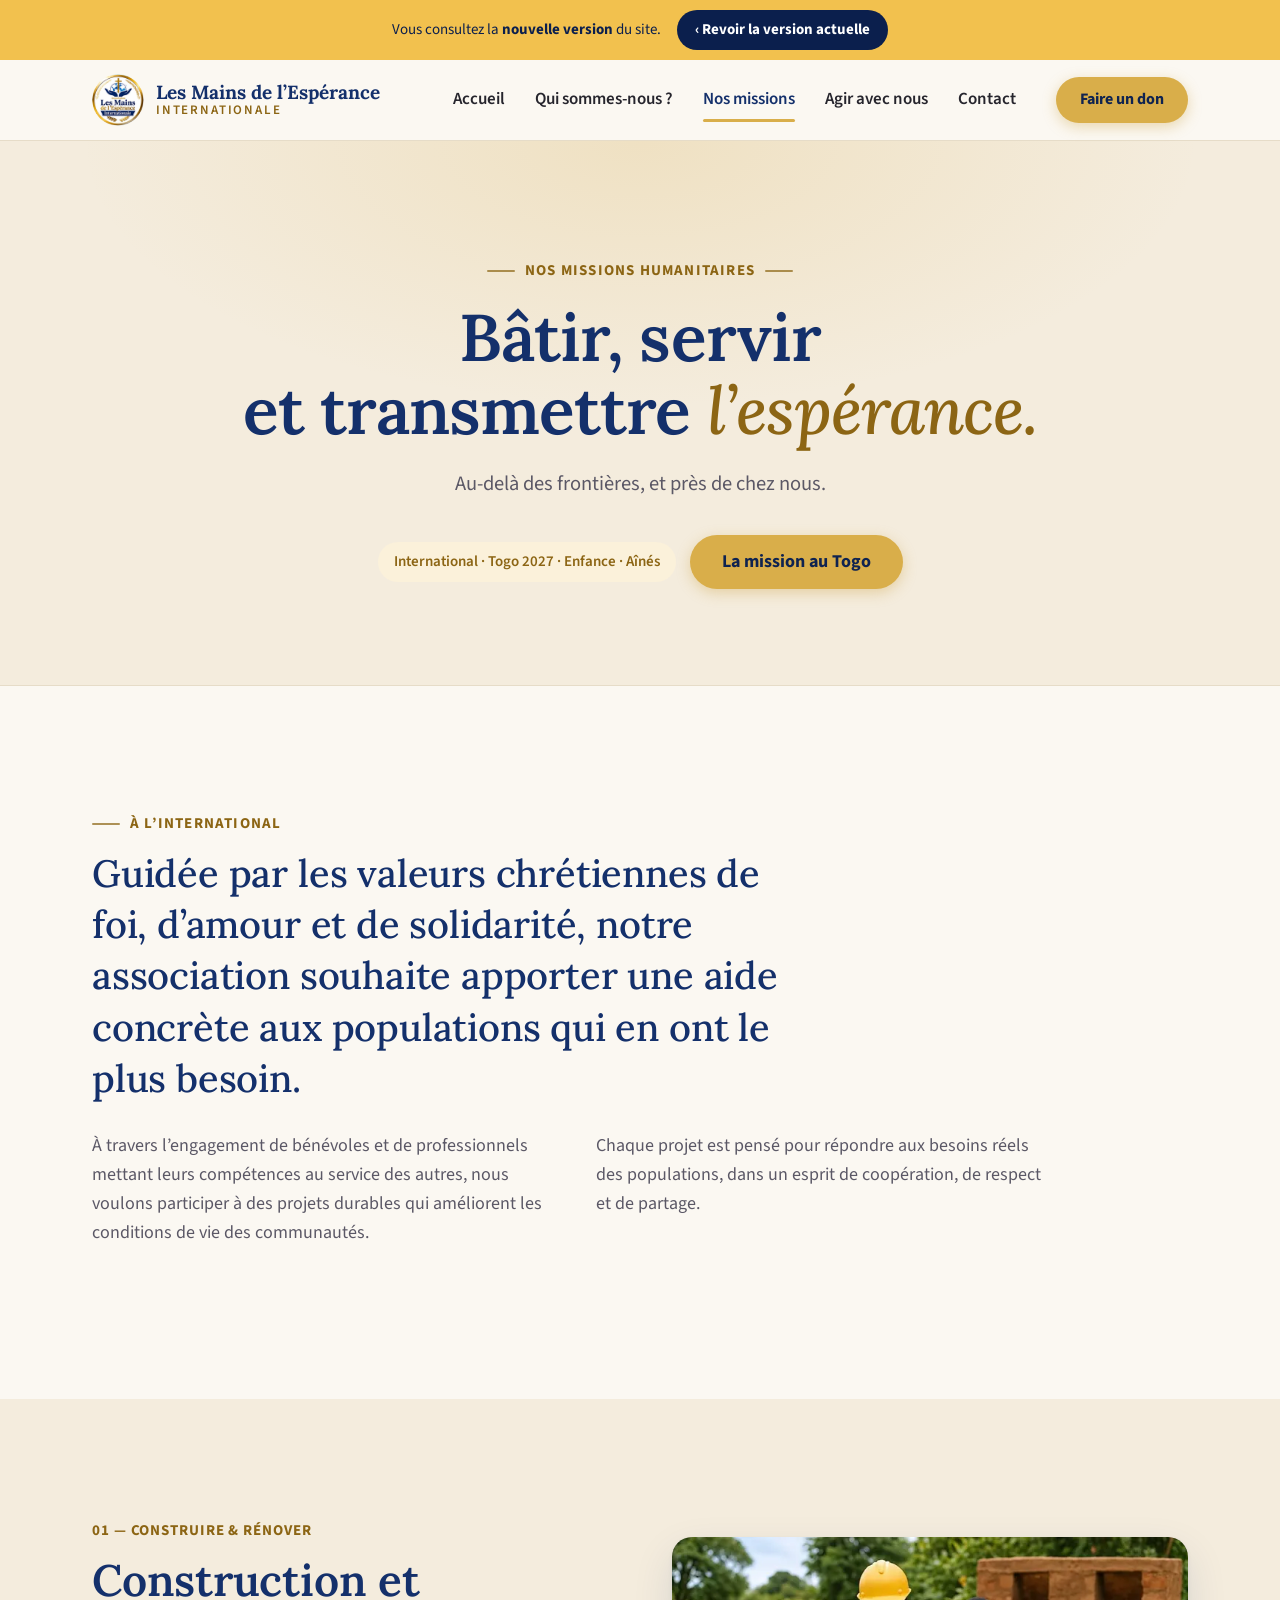
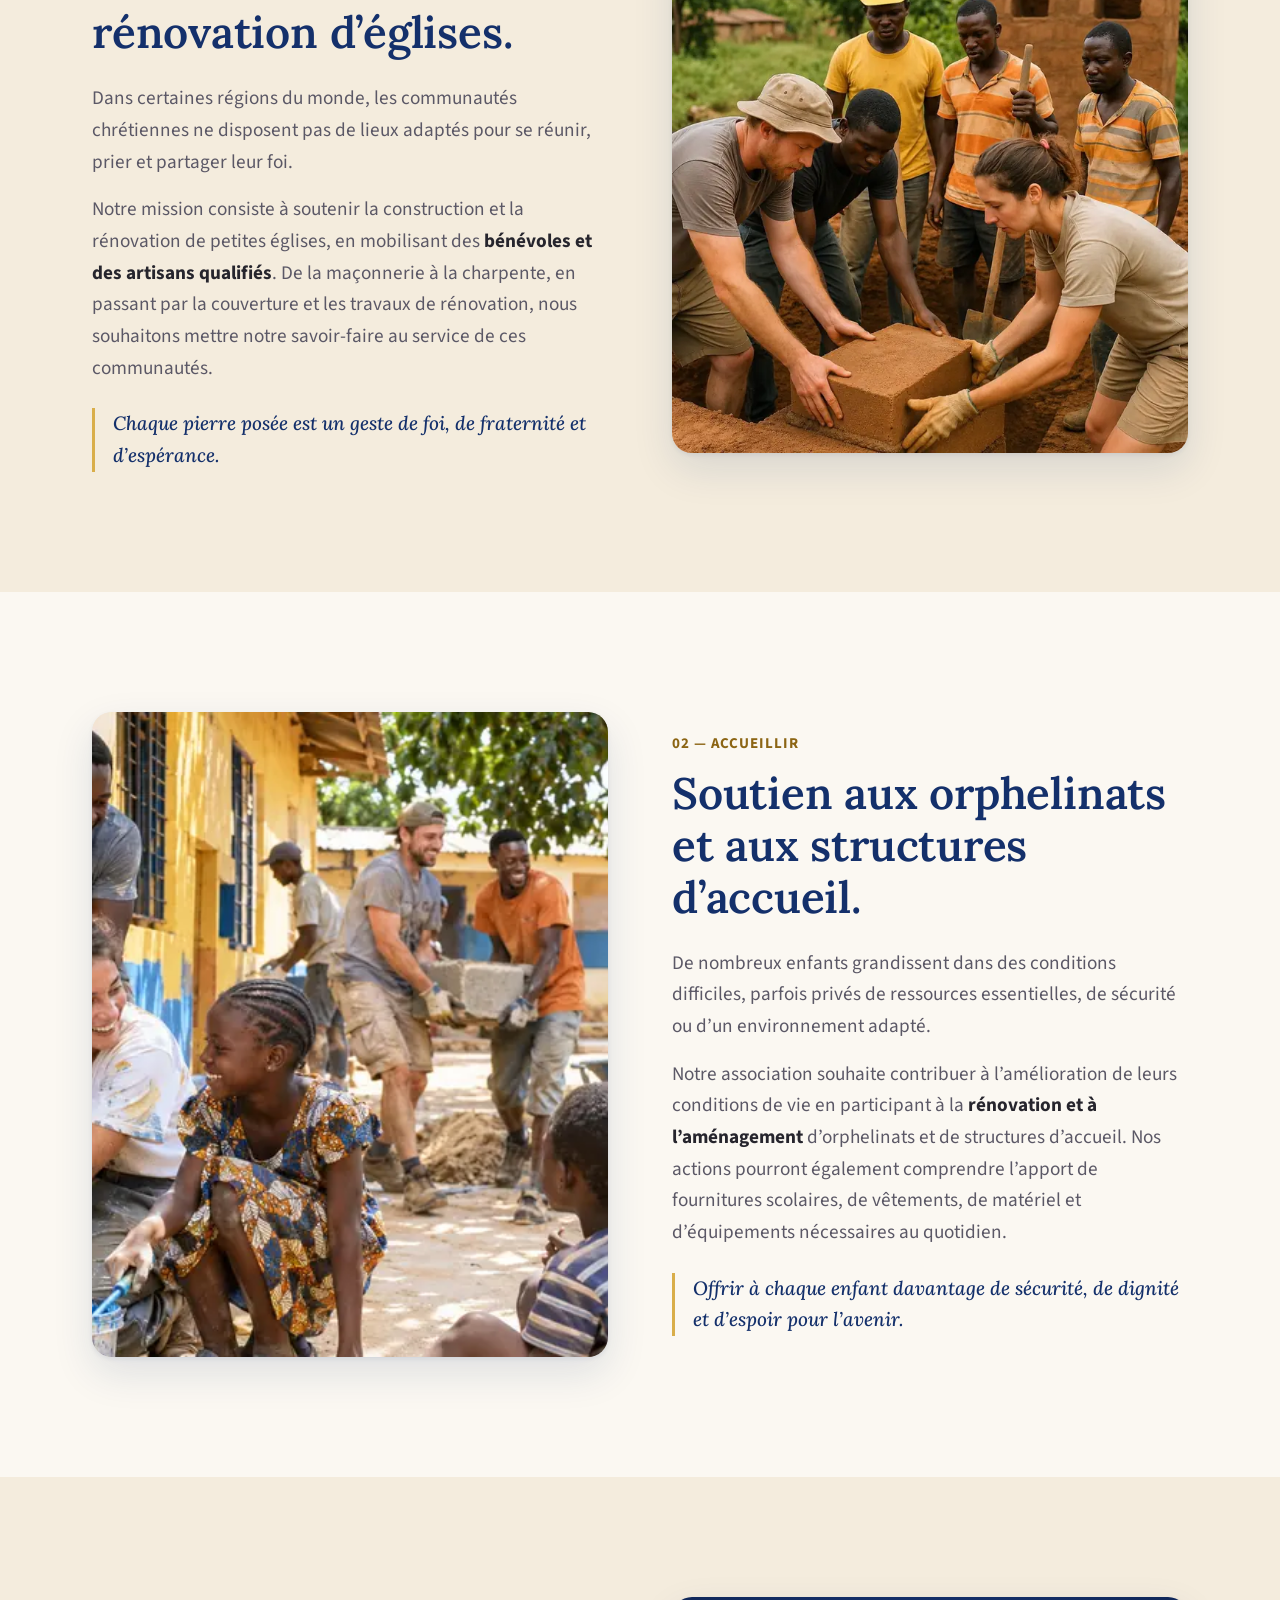
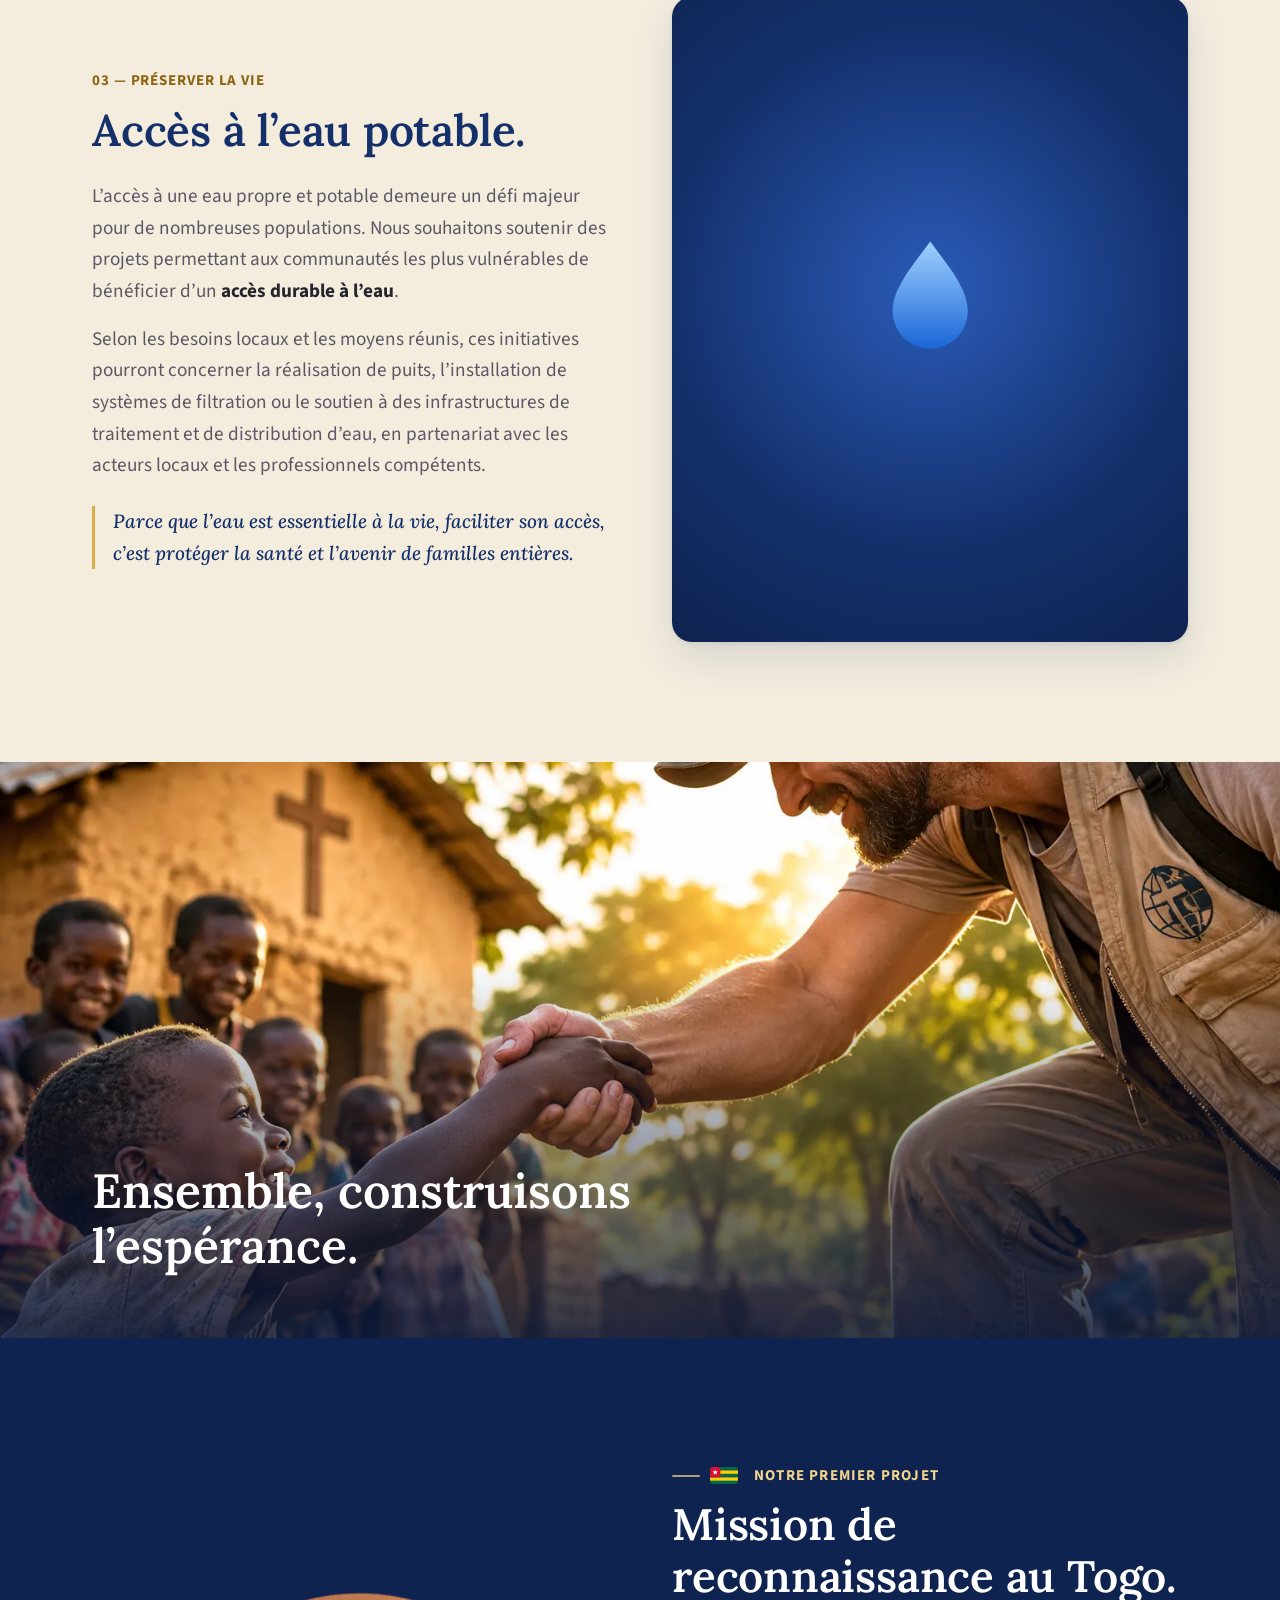
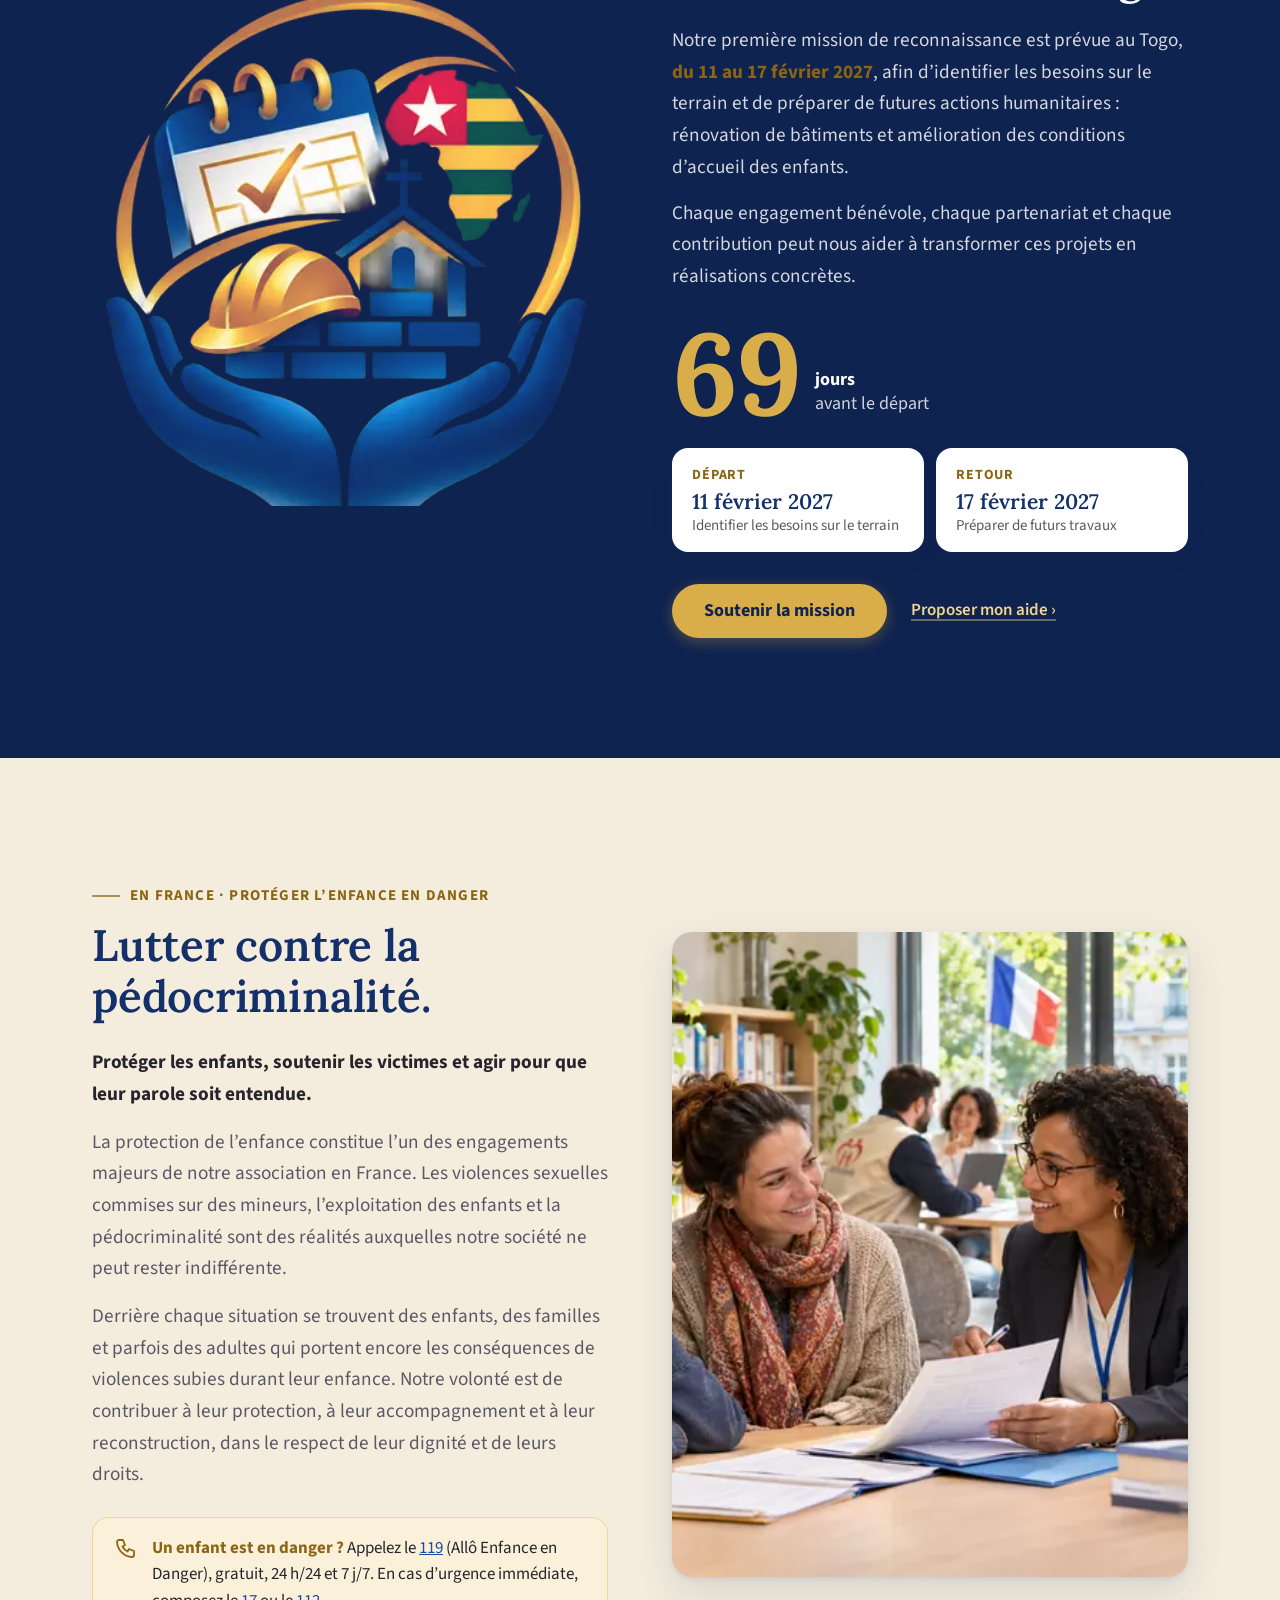
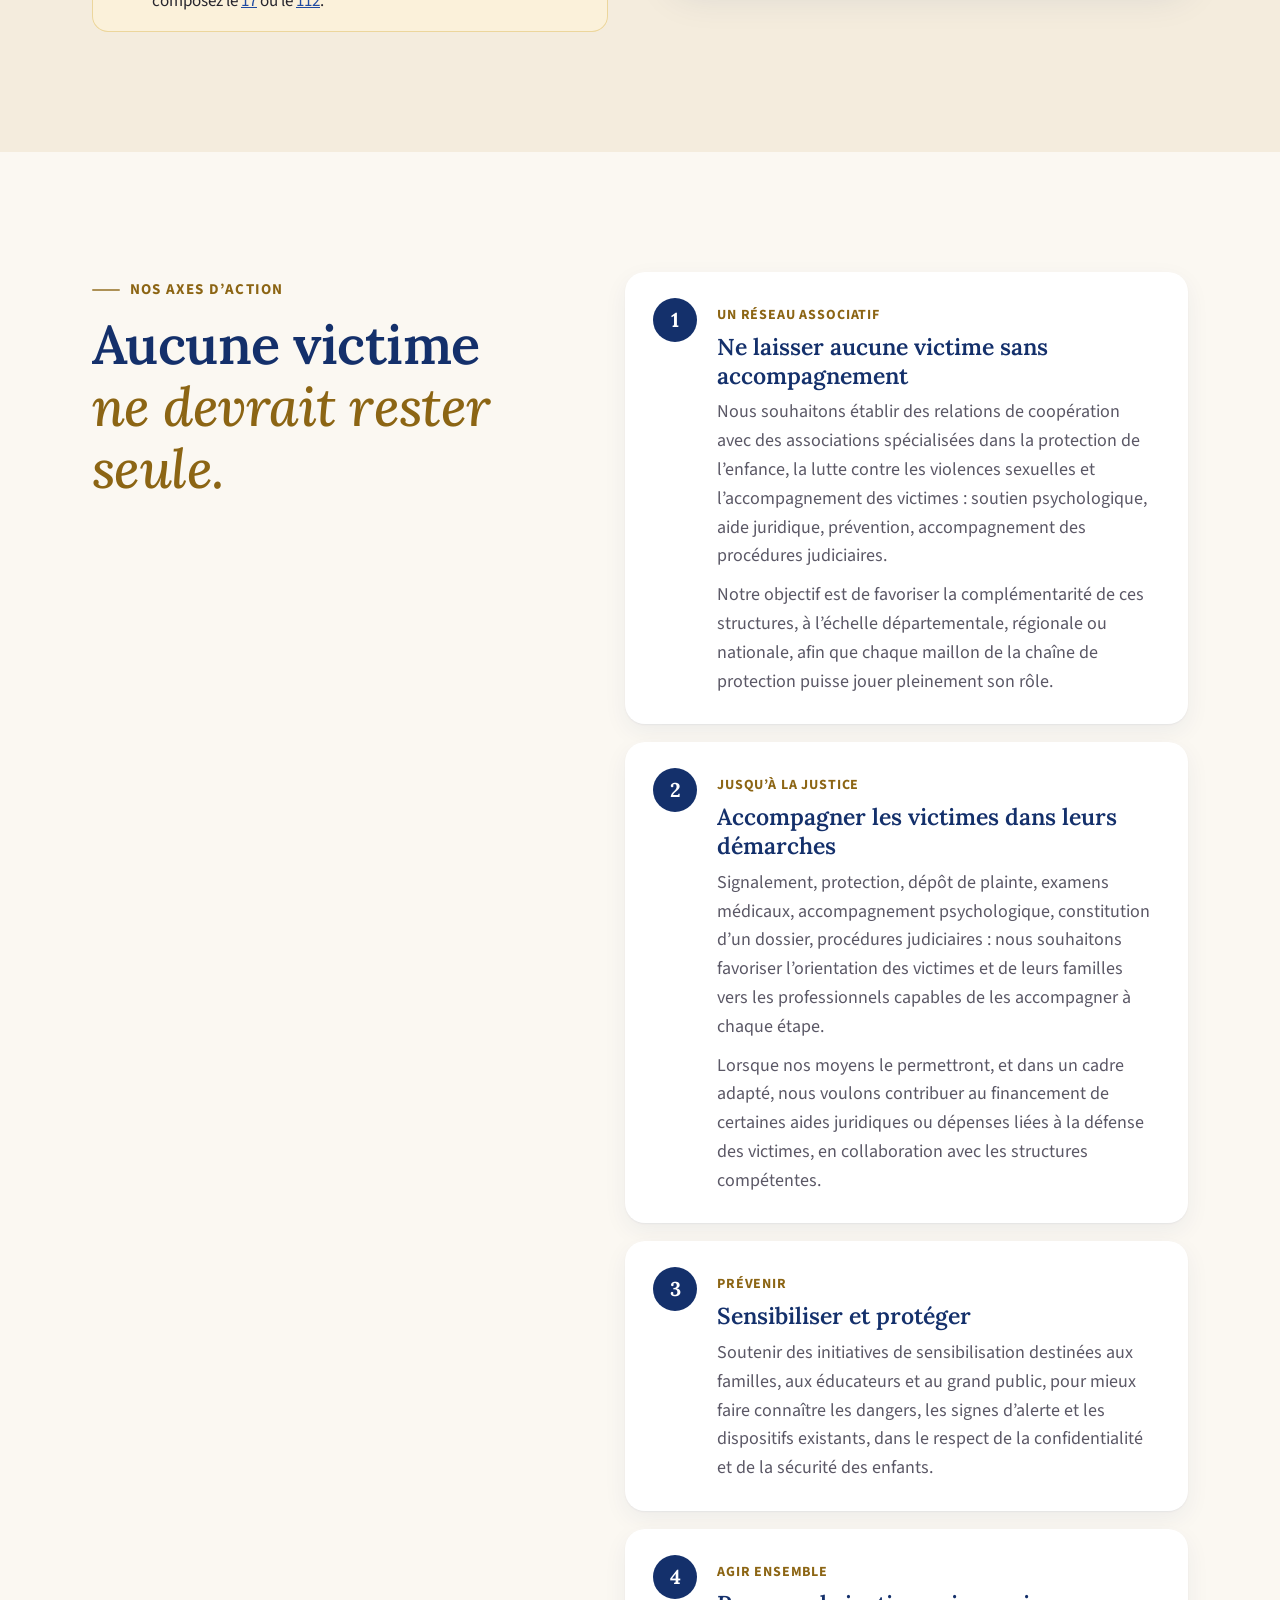
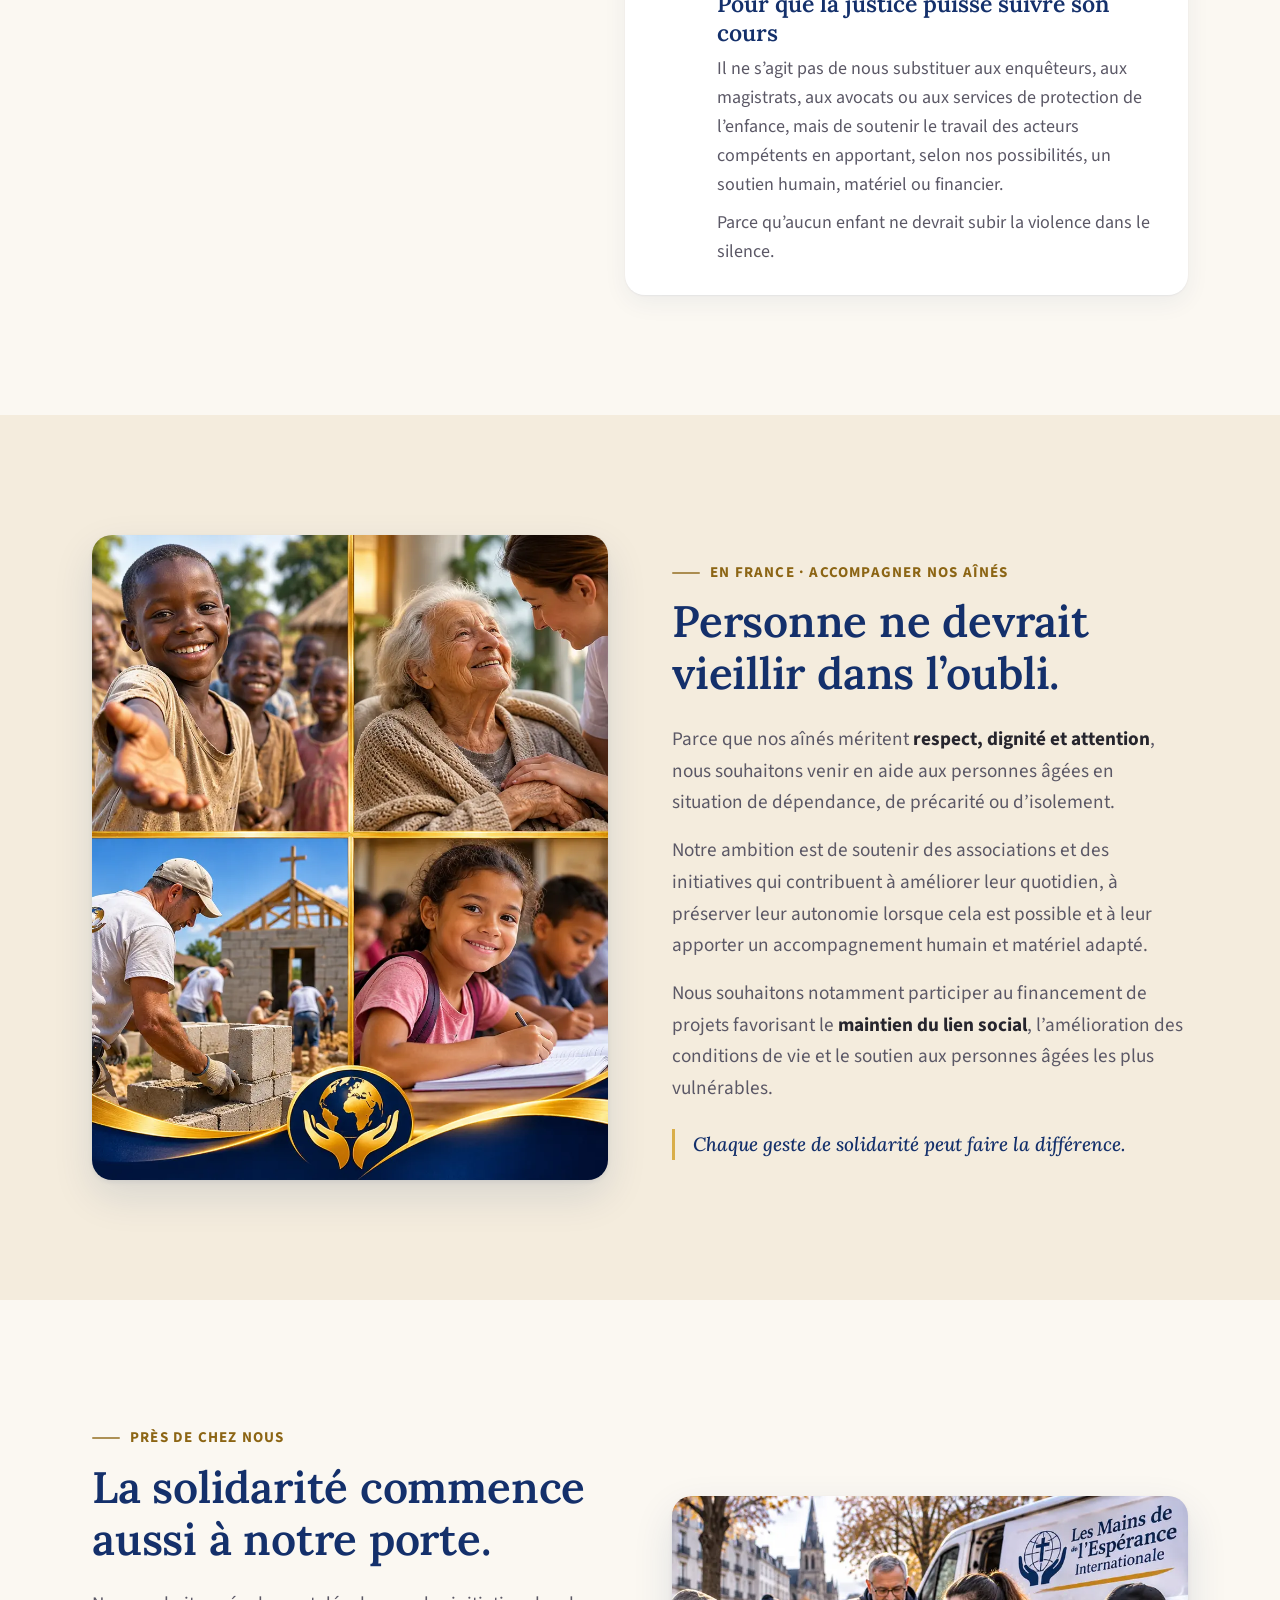
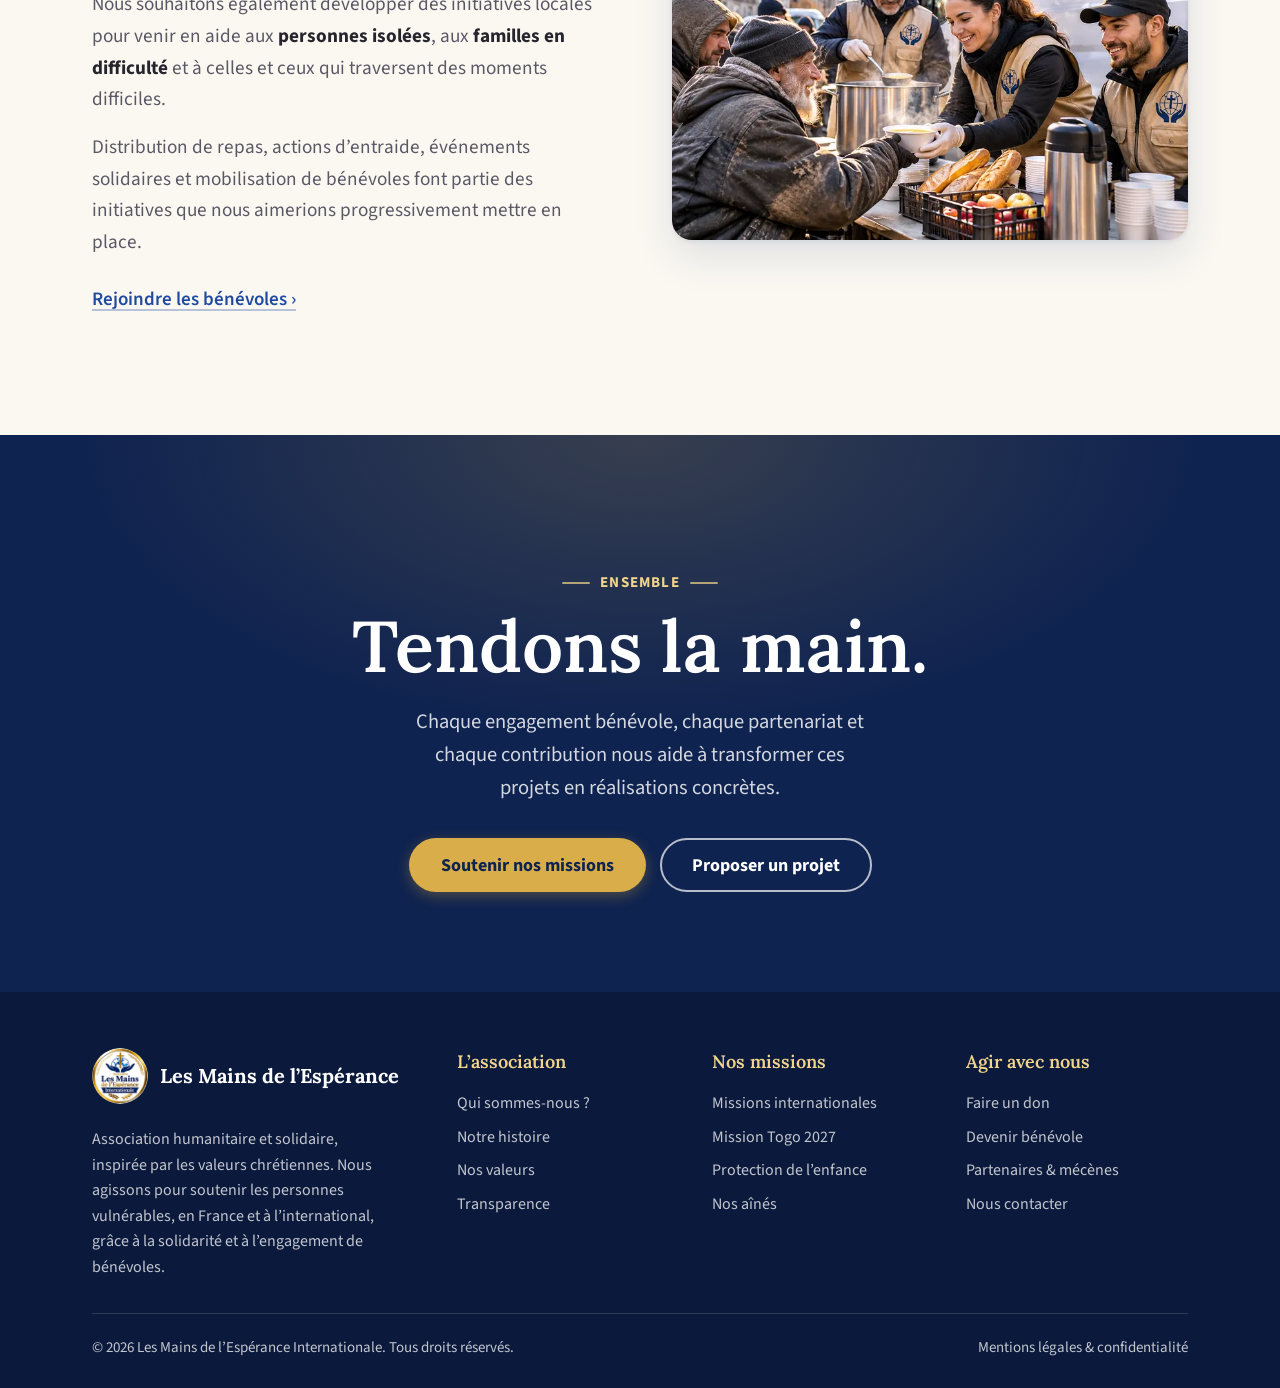
<file: v2/missions.html>
<!doctype html>
<html lang="fr">
<head>
  <meta charset="utf-8">
  <meta name="robots" content="noindex">
  <meta name="viewport" content="width=device-width, initial-scale=1, viewport-fit=cover">
  <title>Nos missions humanitaires — Les Mains de l’Espérance Internationale</title>
  <meta name="description" content="Construction et rénovation d’églises, orphelinats, accès à l’eau potable, mission au Togo en février 2027, protection de l’enfance et accompagnement des aînés.">
  <meta name="theme-color" content="#14306b">
  <meta property="og:title" content="Nos missions humanitaires — Les Mains de l’Espérance Internationale">
  <meta property="og:description" content="Construction et rénovation d’églises, orphelinats, accès à l’eau potable, mission au Togo en février 2027, protection de l’enfance et accompagnement des aînés.">
  <meta property="og:type" content="website">
  <meta property="og:locale" content="fr_FR">
  <meta property="og:image" content="../img/og-image.jpg">
  <link rel="icon" type="image/png" href="../img/favicon.png">
  <link rel="apple-touch-icon" href="../img/apple-touch-icon.png">
  <link rel="preconnect" href="https://fonts.googleapis.com">
  <link rel="preconnect" href="https://fonts.gstatic.com" crossorigin>
  <link href="https://fonts.googleapis.com/css2?family=Lora:ital,wght@0,500;0,600;0,700;1,500&family=Source+Sans+3:wght@400;600;700&display=swap" rel="stylesheet">
  <link rel="stylesheet" href="css/style.css">
</head>
<body>

  <a class="skip" href="#contenu">Aller au contenu</a>

  <!-- Comparaison temporaire entre la version actuelle et la nouvelle version -->
  <div class="compare-bar">
    <p>Vous consultez la <strong>nouvelle version</strong> du site.</p>
    <a href="../missions.html" class="compare-bar__link">‹ Revoir la version actuelle</a>
  </div>

  <!-- En-tête -->
  <header class="gnav">
    <div class="gnav__inner">
      <a href="index.html" class="gnav__brand" aria-label="Les Mains de l’Espérance Internationale, accueil">
        <img src="../img/logo.webp" alt="" width="52" height="52">
        <span class="gnav__name">Les Mains de l’Espérance<small>Internationale</small></span>
      </a>
      <nav class="gnav__links" aria-label="Navigation principale">
        <a href="index.html">Accueil</a>
        <a href="association.html">Qui sommes-nous&nbsp;?</a>
        <a href="missions.html" aria-current="page">Nos missions</a>
        <a href="agir.html">Agir avec nous</a>
        <a href="contact.html">Contact</a>
      </nav>
      <a href="agir.html#don" class="pill pill--gold gnav__don">Faire un don</a>
      <button class="gnav__burger" aria-label="Ouvrir le menu" aria-expanded="false" aria-controls="menu-mobile"><span></span><span></span><span></span></button>
    </div>
    <nav class="gnav__mobile" id="menu-mobile" aria-label="Menu mobile">
      <a href="index.html">Accueil</a>
      <a href="association.html">Qui sommes-nous&nbsp;?</a>
      <a href="missions.html" aria-current="page">Nos missions</a>
      <a href="agir.html">Agir avec nous</a>
      <a href="contact.html">Contact</a>
      <a href="agir.html#don" class="pill pill--gold pill--lg">Faire un don</a>
    </nav>
  </header>

  <main id="top">
    <span id="contenu" tabindex="-1"></span>

    <!-- HERO -->
    <section class="hero hero--page" aria-label="Introduction">
      <div class="hero__content">
        <p class="hero__label"><span class="mask"><span>Nos missions humanitaires</span></span></p>
        <h1 class="hero__title">
          <span class="mask"><span>Bâtir, servir</span></span>
          <span class="mask"><span>et transmettre <em>l’espérance.</em></span></span>
        </h1>
        <p class="hero__sub"><span class="mask"><span>Au-delà des frontières, et près de chez nous.</span></span></p>
        <div class="hero__cta">
          <span class="capsule">International · Togo 2027 · Enfance · Aînés</span>
          <a href="#togo" class="pill pill--gold pill--lg">La mission au Togo</a>
        </div>
      </div>
    </section>

    <!-- INTRODUCTION INTERNATIONAL -->
    <section class="manifesto" id="international" aria-label="Nos missions humanitaires à l’international">
      <div class="container">
        <p class="eyebrow">À l’international</p>
        <p class="manifesto__text">
          Guidée par les valeurs chrétiennes de foi, d’amour et de solidarité, notre association souhaite apporter une aide concrète aux populations qui en ont le plus besoin.
        </p>
        <div class="manifesto__more">
          <p>À travers l’engagement de bénévoles et de professionnels mettant leurs compétences au service des autres, nous voulons participer à des projets durables qui améliorent les conditions de vie des communautés.</p>
          <p>Chaque projet est pensé pour répondre aux besoins réels des populations, dans un esprit de coopération, de respect et de partage.</p>
        </div>
      </div>
    </section>

    <!-- 1. ÉGLISES -->
    <section class="split band-carbon" aria-label="Construction et rénovation d’églises">
      <div class="container split__grid">
        <div class="split__text reveal">
          <span class="split__num">01 — Construire &amp; rénover</span>
          <h2 class="h-panel">Construction et rénovation d’églises.</h2>
          <p class="body-lg" style="margin-top:24px">Dans certaines régions du monde, les communautés chrétiennes ne disposent pas de lieux adaptés pour se réunir, prier et partager leur foi.</p>
          <p class="body-lg">Notre mission consiste à soutenir la construction et la rénovation de petites églises, en mobilisant des <strong>bénévoles et des artisans qualifiés</strong>. De la maçonnerie à la charpente, en passant par la couverture et les travaux de rénovation, nous souhaitons mettre notre savoir-faire au service de ces communautés.</p>
          <p class="body-lg split__close">Chaque pierre posée est un geste de foi, de fraternité et d’espérance.</p>
        </div>
        <figure class="photo photo--square reveal-photo">
          <img src="../img/construction-briques.webp" srcset="../img/construction-briques-700.webp 700w, ../img/construction-briques.webp 1200w" sizes="(max-width: 833px) 100vw, 50vw" alt="Bénévoles et habitants posent ensemble des briques de terre sur un chantier" width="1200" height="1200" loading="lazy">
        </figure>
      </div>
    </section>

    <!-- 2. ORPHELINATS -->
    <section class="split split--reverse" aria-label="Soutien aux orphelinats et aux structures d’accueil">
      <div class="container split__grid">
        <div class="split__text reveal">
          <span class="split__num">02 — Accueillir</span>
          <h2 class="h-panel">Soutien aux orphelinats et aux structures d’accueil.</h2>
          <p class="body-lg" style="margin-top:24px">De nombreux enfants grandissent dans des conditions difficiles, parfois privés de ressources essentielles, de sécurité ou d’un environnement adapté.</p>
          <p class="body-lg">Notre association souhaite contribuer à l’amélioration de leurs conditions de vie en participant à la <strong>rénovation et à l’aménagement</strong> d’orphelinats et de structures d’accueil. Nos actions pourront également comprendre l’apport de fournitures scolaires, de vêtements, de matériel et d’équipements nécessaires au quotidien.</p>
          <p class="body-lg split__close">Offrir à chaque enfant davantage de sécurité, de dignité et d’espoir pour l’avenir.</p>
        </div>
        <figure class="photo reveal-photo">
          <img src="../img/chantier-solidaire.webp" srcset="../img/chantier-solidaire-800.webp 800w, ../img/chantier-solidaire.webp 1600w" sizes="(max-width: 833px) 100vw, 50vw" alt="Des bénévoles repeignent les murs d’un bâtiment d’accueil entourés d’enfants" width="1600" height="900" loading="lazy">
        </figure>
      </div>
    </section>

    <!-- 3. EAU -->
    <section class="split band-carbon" aria-label="Accès à l’eau potable">
      <div class="container split__grid">
        <div class="split__text reveal">
          <span class="split__num">03 — Préserver la vie</span>
          <h2 class="h-panel">Accès à l’eau potable.</h2>
          <p class="body-lg" style="margin-top:24px">L’accès à une eau propre et potable demeure un défi majeur pour de nombreuses populations. Nous souhaitons soutenir des projets permettant aux communautés les plus vulnérables de bénéficier d’un <strong>accès durable à l’eau</strong>.</p>
          <p class="body-lg">Selon les besoins locaux et les moyens réunis, ces initiatives pourront concerner la réalisation de puits, l’installation de systèmes de filtration ou le soutien à des infrastructures de traitement et de distribution d’eau, en partenariat avec les acteurs locaux et les professionnels compétents.</p>
          <p class="body-lg split__close">Parce que l’eau est essentielle à la vie, faciliter son accès, c’est protéger la santé et l’avenir de familles entières.</p>
        </div>
        <div class="visual-card reveal-up" aria-hidden="true">
          <svg class="ripples" viewBox="0 0 300 300">
            <defs>
              <linearGradient id="dropGrad" x1="0" y1="0" x2="0" y2="1">
                <stop offset="0" stop-color="#9fd0ff"/><stop offset="1" stop-color="#1a66d6"/>
              </linearGradient>
            </defs>
            <circle cx="150" cy="150" r="140"/><circle cx="150" cy="150" r="140"/><circle cx="150" cy="150" r="140"/><circle cx="150" cy="150" r="140"/>
            <path class="drop" d="M150 92c14 19 28 35 28 52a28 28 0 0 1-56 0c0-17 14-33 28-52z"/>
          </svg>
        </div>
      </div>
    </section>

    <!-- TOGO : image pleine largeur -->
    <section class="bleed" aria-label="Le Togo">
      <img src="../img/entraide-village.webp" srcset="../img/entraide-village-800.webp 800w, ../img/entraide-village.webp 1536w" sizes="100vw" alt="Un bénévole serre la main d’un enfant devant une petite église de village" width="1536" height="1024" loading="lazy">
      <div class="bleed__caption">
        <div class="container"><p>Ensemble, construisons l’espérance.</p></div>
      </div>
    </section>

    <!-- PROJET TOGO -->
    <section class="togo" id="togo" aria-label="Mission de reconnaissance au Togo">
      <div class="container togo__grid">
        <figure class="togo__visual reveal-up">
          <img src="../img/embleme-togo.webp" srcset="../img/embleme-togo-700.webp 700w, ../img/embleme-togo.webp 1400w" sizes="(max-width: 833px) 100vw, 50vw" alt="Des mains tendues portant un calendrier, un casque de chantier, une maison et le drapeau du Togo" width="1400" height="933" loading="lazy">
        </figure>
        <div class="reveal">
          <p class="eyebrow eyebrow--gold"><svg class="flag" viewBox="0 0 81 50" aria-hidden="true"><rect y="0" width="81" height="10" fill="#006a4e"/><rect y="10" width="81" height="10" fill="#ffce00"/><rect y="20" width="81" height="10" fill="#006a4e"/><rect y="30" width="81" height="10" fill="#ffce00"/><rect y="40" width="81" height="10" fill="#006a4e"/><rect width="30" height="30" fill="#d21034"/><polygon fill="#fff" points="15.00,7.00 16.94,12.93 23.18,12.94 18.14,16.62 20.05,22.56 15.00,18.90 9.95,22.56 11.86,16.62 6.82,12.94 13.06,12.93"/></svg>Notre premier projet</p>
          <h2 class="h-panel">Mission de reconnaissance au Togo.</h2>
          <p class="togo__lead">Notre première mission de reconnaissance est prévue au Togo, <strong class="gold">du 11 au 17 février 2027</strong>, afin d’identifier les besoins sur le terrain et de préparer de futures actions humanitaires&nbsp;: rénovation de bâtiments et amélioration des conditions d’accueil des enfants.</p>
          <p class="togo__lead">Chaque engagement bénévole, chaque partenariat et chaque contribution peut nous aider à transformer ces projets en réalisations concrètes.</p>
          <div class="countdown" data-countdown="2027-02-11" data-end="2027-02-17">
            <span class="countdown__num">J</span>
            <span class="countdown__label"><strong>Mission de reconnaissance</strong>au Togo</span>
          </div>
          <dl class="dates">
            <div><dt>Départ</dt><dd>11 février 2027<span>Identifier les besoins sur le terrain</span></dd></div>
            <div><dt>Retour</dt><dd>17 février 2027<span>Préparer de futurs travaux</span></dd></div>
          </dl>
          <div class="togo__actions">
            <a href="agir.html#don" class="pill pill--gold pill--lg">Soutenir la mission</a>
            <a href="contact.html?sujet=togo" class="link">Proposer mon aide ›</a>
          </div>
        </div>
      </div>
    </section>

    <!-- ENFANCE -->
    <section class="split band-carbon" id="enfance" aria-label="Protéger l’enfance en danger">
      <div class="container split__grid">
        <div class="split__text reveal">
          <p class="eyebrow">En France · Protéger l’enfance en danger</p>
          <h2 class="h-panel">Lutter contre la pédocriminalité.</h2>
          <p class="body-lg" style="margin-top:24px"><strong>Protéger les enfants, soutenir les victimes et agir pour que leur parole soit entendue.</strong></p>
          <p class="body-lg">La protection de l’enfance constitue l’un des engagements majeurs de notre association en France. Les violences sexuelles commises sur des mineurs, l’exploitation des enfants et la pédocriminalité sont des réalités auxquelles notre société ne peut rester indifférente.</p>
          <p class="body-lg">Derrière chaque situation se trouvent des enfants, des familles et parfois des adultes qui portent encore les conséquences de violences subies durant leur enfance. Notre volonté est de contribuer à leur protection, à leur accompagnement et à leur reconstruction, dans le respect de leur dignité et de leurs droits.</p>
          <div class="notice">
            <svg viewBox="0 0 24 24" aria-hidden="true"><path d="M5 4h4l2 5-2.5 1.5a11 11 0 0 0 5 5L15 13l5 2v4a2 2 0 0 1-2 2A16 16 0 0 1 3 6a2 2 0 0 1 2-2z"/></svg>
            <p><strong>Un enfant est en danger&nbsp;?</strong> Appelez le <a href="tel:119">119</a> (Allô Enfance en Danger), gratuit, 24 h/24 et 7 j/7. En cas d’urgence immédiate, composez le <a href="tel:17">17</a> ou le <a href="tel:112">112</a>.</p>
          </div>
        </div>
        <figure class="photo reveal-photo">
          <img src="../img/centre-communautaire.webp" srcset="../img/centre-communautaire-800.webp 800w, ../img/centre-communautaire.webp 1600w" sizes="(max-width: 833px) 100vw, 50vw" alt="Des bénévoles et des professionnels accompagnent un enfant et sa famille autour d’une table" width="1600" height="900" loading="lazy">
        </figure>
      </div>
    </section>

    <!-- ENFANCE : nos axes -->
    <section class="method" aria-label="Nos axes d’action pour l’enfance">
      <div class="container method__grid">
        <div class="method__sticky">
          <p class="eyebrow">Nos axes d’action</p>
          <h2 class="h-display">Aucune victime<br><span class="muted">ne devrait rester seule.</span></h2>
          <div class="method__line" aria-hidden="true"><i></i></div>
        </div>
        <ol class="method__steps">
          <li class="step">
            <span class="step__num">Un réseau associatif</span>
            <h3 class="step__title">Ne laisser aucune victime sans accompagnement</h3>
            <p class="step__text">Nous souhaitons établir des relations de coopération avec des associations spécialisées dans la protection de l’enfance, la lutte contre les violences sexuelles et l’accompagnement des victimes&nbsp;: soutien psychologique, aide juridique, prévention, accompagnement des procédures judiciaires.</p>
            <p class="step__text">Notre objectif est de favoriser la complémentarité de ces structures, à l’échelle départementale, régionale ou nationale, afin que chaque maillon de la chaîne de protection puisse jouer pleinement son rôle.</p>
          </li>
          <li class="step">
            <span class="step__num">Jusqu’à la justice</span>
            <h3 class="step__title">Accompagner les victimes dans leurs démarches</h3>
            <p class="step__text">Signalement, protection, dépôt de plainte, examens médicaux, accompagnement psychologique, constitution d’un dossier, procédures judiciaires&nbsp;: nous souhaitons favoriser l’orientation des victimes et de leurs familles vers les professionnels capables de les accompagner à chaque étape.</p>
            <p class="step__text">Lorsque nos moyens le permettront, et dans un cadre adapté, nous voulons contribuer au financement de certaines aides juridiques ou dépenses liées à la défense des victimes, en collaboration avec les structures compétentes.</p>
          </li>
          <li class="step">
            <span class="step__num">Prévenir</span>
            <h3 class="step__title">Sensibiliser et protéger</h3>
            <p class="step__text">Soutenir des initiatives de sensibilisation destinées aux familles, aux éducateurs et au grand public, pour mieux faire connaître les dangers, les signes d’alerte et les dispositifs existants, dans le respect de la confidentialité et de la sécurité des enfants.</p>
          </li>
          <li class="step">
            <span class="step__num">Agir ensemble</span>
            <h3 class="step__title">Pour que la justice puisse suivre son cours</h3>
            <p class="step__text">Il ne s’agit pas de nous substituer aux enquêteurs, aux magistrats, aux avocats ou aux services de protection de l’enfance, mais de soutenir le travail des acteurs compétents en apportant, selon nos possibilités, un soutien humain, matériel ou financier.</p>
            <p class="step__text">Parce qu’aucun enfant ne devrait subir la violence dans le silence.</p>
          </li>
        </ol>
      </div>
    </section>

    <!-- AÎNÉS -->
    <section class="split band-carbon split--reverse" id="aines" aria-label="Accompagner nos aînés">
      <div class="container split__grid">
        <div class="split__text reveal">
          <p class="eyebrow">En France · Accompagner nos aînés</p>
          <h2 class="h-panel">Personne ne devrait vieillir dans l’oubli.</h2>
          <p class="body-lg" style="margin-top:24px">Parce que nos aînés méritent <strong>respect, dignité et attention</strong>, nous souhaitons venir en aide aux personnes âgées en situation de dépendance, de précarité ou d’isolement.</p>
          <p class="body-lg">Notre ambition est de soutenir des associations et des initiatives qui contribuent à améliorer leur quotidien, à préserver leur autonomie lorsque cela est possible et à leur apporter un accompagnement humain et matériel adapté.</p>
          <p class="body-lg">Nous souhaitons notamment participer au financement de projets favorisant le <strong>maintien du lien social</strong>, l’amélioration des conditions de vie et le soutien aux personnes âgées les plus vulnérables.</p>
          <p class="body-lg split__close">Chaque geste de solidarité peut faire la différence.</p>
        </div>
        <figure class="photo reveal-photo">
          <img src="../img/portrait-quatre-scenes.webp" srcset="../img/portrait-quatre-scenes-600.webp 600w, ../img/portrait-quatre-scenes.webp 1100w" sizes="(max-width: 833px) 100vw, 50vw" alt="Quatre scènes : un enfant souriant, une dame âgée accompagnée, un chantier d’église, une écolière" width="1100" height="1204" loading="lazy">
        </figure>
      </div>
    </section>

    <!-- SOLIDARITÉ LOCALE -->
    <section class="split" id="local" aria-label="Solidarité locale">
      <div class="container split__grid">
        <div class="split__text reveal">
          <p class="eyebrow">Près de chez nous</p>
          <h2 class="h-panel">La solidarité commence aussi à notre porte.</h2>
          <p class="body-lg" style="margin-top:24px">Nous souhaitons également développer des initiatives locales pour venir en aide aux <strong>personnes isolées</strong>, aux <strong>familles en difficulté</strong> et à celles et ceux qui traversent des moments difficiles.</p>
          <p class="body-lg">Distribution de repas, actions d’entraide, événements solidaires et mobilisation de bénévoles font partie des initiatives que nous aimerions progressivement mettre en place.</p>
          <a href="agir.html#benevole" class="link link--lg">Rejoindre les bénévoles ›</a>
        </div>
        <figure class="photo photo--landscape reveal-photo">
          <img src="../img/distribution-repas.webp" srcset="../img/distribution-repas-800.webp 800w, ../img/distribution-repas.webp 1536w" sizes="(max-width: 833px) 100vw, 50vw" alt="Des bénévoles de l’association distribuent des repas chauds dans la rue" width="1536" height="1024" loading="lazy">
        </figure>
      </div>
    </section>

    <!-- CTA -->
    <section class="cta" aria-label="Soutenir nos missions">
      <div class="cta__glow" aria-hidden="true"></div>
      <div class="container cta__inner">
        <p class="eyebrow">Ensemble</p>
        <h2 class="cta__title">Tendons la main.</h2>
        <p class="cta__sub">Chaque engagement bénévole, chaque partenariat et chaque contribution nous aide à transformer ces projets en réalisations concrètes.</p>
        <div class="cta__actions">
          <a href="agir.html#don" class="pill pill--gold pill--lg">Soutenir nos missions</a>
          <a href="contact.html?sujet=projet" class="pill pill--outline pill--lg">Proposer un projet</a>
        </div>
      </div>
    </section>
  </main>

  <footer class="footer">
    <div class="container">
      <div class="footer__cols">
        <div>
          <a href="index.html" class="footer__brand"><img src="../img/logo.webp" alt="" width="44" height="44">Les Mains de l’Espérance</a>
          <p class="footer__about">Association humanitaire et solidaire, inspirée par les valeurs chrétiennes. Nous agissons pour soutenir les personnes vulnérables, en France et à l’international, grâce à la solidarité et à l’engagement de bénévoles.</p>
        </div>
        <div>
          <h3>L’association</h3>
          <ul>
            <li><a href="association.html">Qui sommes-nous&nbsp;?</a></li>
            <li><a href="association.html#histoire">Notre histoire</a></li>
            <li><a href="association.html#valeurs">Nos valeurs</a></li>
            <li><a href="association.html#transparence">Transparence</a></li>
          </ul>
        </div>
        <div>
          <h3>Nos missions</h3>
          <ul>
            <li><a href="missions.html#international">Missions internationales</a></li>
            <li><a href="missions.html#togo">Mission Togo 2027</a></li>
            <li><a href="missions.html#enfance">Protection de l’enfance</a></li>
            <li><a href="missions.html#aines">Nos aînés</a></li>
          </ul>
        </div>
        <div>
          <h3>Agir avec nous</h3>
          <ul>
            <li><a href="agir.html#don">Faire un don</a></li>
            <li><a href="agir.html#benevole">Devenir bénévole</a></li>
            <li><a href="agir.html#partenaires">Partenaires &amp; mécènes</a></li>
            <li><a href="contact.html">Nous contacter</a></li>
          </ul>
        </div>
      </div>
      <div class="footer__bottom">
        <p>© <span data-year>2026</span> Les Mains de l’Espérance Internationale. Tous droits réservés.</p>
        <a href="mentions-legales.html">Mentions légales &amp; confidentialité</a>
      </div>
    </div>
  </footer>

  <script src="js/main.js"></script>

</body>
</html>
</file>
<file: css/style.css>
/* =========================================================
   Les Mains de l'Espérance Internationale — feuille de style
   Direction artistique (reprise du site « test 1 ») :
   galerie sombre, scène noire, typographie sculpturale.
   Couleurs de l'association : bleu des mains tendues
   (réservé aux actions) et or de l'espérance (accents).
   ========================================================= */

:root {
  /* Couleurs */
  --color-obsidian: #000000;
  --color-graphite: #0e0e0e;
  --color-carbon: #1d1d1f;
  --gradient-carbon: linear-gradient(#1d1d1f, #000000 288px);
  --color-steel: #333336;
  --color-slate: #6e6e73;
  --color-ash: #86868b;
  --color-porcelain: #f5f5f7;
  --color-white: #ffffff;
  --color-apple-blue: #1a66d6;      /* bleu « mains tendues » : boutons d'action */
  --color-electric-link: #5aa9ff;   /* liens sur fond sombre */
  --color-cobalt-link: #0a58c2;     /* liens sur fond clair */
  --color-copper-new: #f2c14e;
  --color-gold: #f2c14e;            /* or de l'espérance */
  --color-gold-light: #ffe2a0;
  --color-gold-deep: #b9861c;
  --color-navy: #0b1f4d;

  /* Typographie */
  --font-text: 'SF Pro Text', Inter, ui-sans-serif, system-ui, -apple-system, BlinkMacSystemFont, "Segoe UI", Roboto, sans-serif;
  --font-display: 'SF Pro Display', Inter, ui-sans-serif, system-ui, -apple-system, BlinkMacSystemFont, "Segoe UI", Roboto, sans-serif;

  /* Rayons */
  --radius-cards: 28px;
  --radius-links: 10px;
  --radius-pills: 9999px;
  --radius-buttons: 170px;
  --radius-navigation: 20px;
  --radius-compact: 36px;

  /* Contours */
  --shadow-subtle: rgb(40, 40, 40) 0 0 0 1px;
  --shadow-subtle-2: rgb(110, 110, 115) 0 0 0 1px;

  --container: 1120px;
  --gutter: clamp(16px, 4vw, 32px);
  --ease: cubic-bezier(.22, 1, .36, 1);
}

/* ---------- Base ---------- */
*, *::before, *::after { box-sizing: border-box; }
html { -webkit-text-size-adjust: 100%; }
body {
  margin: 0;
  background: var(--color-obsidian);
  color: var(--color-porcelain);
  font-family: var(--font-text);
  font-size: 17px;
  line-height: 1.47;
  letter-spacing: -0.374px;
  -webkit-font-smoothing: antialiased;
  -moz-osx-font-smoothing: grayscale;
  overflow-x: hidden;
  overflow-x: clip;
}
body.is-loading { overflow: hidden; }
img, svg, canvas { display: block; max-width: 100%; }
a { color: inherit; text-decoration: none; }
h1, h2, h3, p, ol, ul, dl, dd { margin: 0; padding: 0; }
ol, ul { list-style: none; }
::selection { background: var(--color-apple-blue); color: #fff; }
:focus-visible { outline: 2px solid var(--color-apple-blue); outline-offset: 2px; border-radius: 6px; }

.container { width: 100%; max-width: var(--container); margin: 0 auto; padding: 0 var(--gutter); }
.muted { color: var(--color-ash); }

/* ---------- Typographie ---------- */
.eyebrow {
  font-family: var(--font-display);
  font-size: 19px; font-weight: 600; line-height: 1.21; letter-spacing: 0.228px;
  color: var(--color-ash);
  margin-bottom: 16px;
}
.eyebrow--dark { color: var(--color-slate); }
.product-label {
  font-family: var(--font-display);
  font-size: 19px; font-weight: 600; line-height: 1.21; letter-spacing: 0.228px;
  color: var(--color-ash);
}
.h-display {
  font-family: var(--font-display);
  font-weight: 600;
  font-size: clamp(40px, 6.6vw, 80px);
  line-height: 1.05;
  letter-spacing: -0.015em;
  color: var(--color-porcelain);
}
.h-panel {
  font-family: var(--font-display);
  font-weight: 600;
  font-size: clamp(32px, 4.4vw, 56px);
  line-height: 1.07;
  letter-spacing: -0.015em;
}
.h-frame {
  font-family: var(--font-display);
  font-weight: 600;
  font-size: clamp(24px, 2.6vw, 32px);
  line-height: 1.13;
  letter-spacing: 0.004em;
  margin: 8px 0 16px;
  max-width: 18ch;
}

.link { color: var(--color-electric-link); font-size: 17px; transition: color .2s; }
.link:hover { text-decoration: underline; text-underline-offset: 3px; }
.link--lg { font-size: 21px; letter-spacing: 0.231px; }
.link--cobalt { color: var(--color-cobalt-link); }

/* ---------- Pastilles / boutons ---------- */
.pill {
  display: inline-flex; align-items: center; justify-content: center;
  font-size: 12px; line-height: 16px; letter-spacing: -0.12px; font-weight: 400;
  padding: 7px 14px;
  border-radius: var(--radius-buttons);
  white-space: nowrap;
  transition: background-color .25s var(--ease), color .25s, box-shadow .25s;
  will-change: transform;
}
.pill--blue { background: var(--color-apple-blue); color: #fff; }
.pill--blue:hover { background: #2274e6; }
.pill--outline { background: transparent; color: var(--color-porcelain); box-shadow: var(--shadow-subtle-2); border-radius: var(--radius-pills); }
.pill--outline:hover { background: rgba(255,255,255,.06); }
.pill--lg { font-size: 17px; line-height: 1.18; letter-spacing: -0.374px; padding: 12px 22px; }
.capsule {
  display: inline-flex; align-items: center;
  background: rgba(66,66,69,.72);
  color: rgba(255,255,255,.8);
  border-radius: var(--radius-compact);
  font-size: 14px; line-height: 20px; letter-spacing: -0.224px;
  padding: 10px 18px;
  -webkit-backdrop-filter: blur(20px); backdrop-filter: blur(20px);
}

/* ---------- Préchargeur ---------- */
.loader {
  position: fixed; inset: 0; z-index: 100;
  background: #000;
  display: grid; place-content: center; justify-items: center; gap: 24px;
}
.loader__word {
  font-family: var(--font-display); font-weight: 600;
  font-size: clamp(32px, 5vw, 48px); letter-spacing: -0.02em;
  display: flex; overflow: hidden;
}
.loader__word span { display: inline-block; }
.loader__word .is-accent { color: var(--color-gold); }
.loader__bar { width: 120px; height: 2px; background: var(--color-steel); border-radius: 2px; overflow: hidden; }
.loader__bar i { display: block; height: 100%; width: 100%; background: var(--color-porcelain); transform-origin: left; transform: scaleX(0); }
.no-js .loader, .loader.is-done { display: none; }

/* ---------- Navigation globale ---------- */
.gnav { position: relative; z-index: 30; background: #000; }
.gnav__inner {
  height: 44px; max-width: 1024px; margin: 0 auto; padding: 0 var(--gutter);
  display: flex; align-items: center; justify-content: space-between; gap: 24px;
}
.gnav__logo { color: #ccc; display: flex; transition: color .2s; }
.gnav__logo:hover { color: #fff; }
.gnav__links { display: flex; flex: 1; justify-content: space-between; max-width: 720px; margin-left: 32px; }
.gnav__links a {
  font-size: 12px; line-height: 1.33; letter-spacing: -0.12px;
  color: rgba(255,255,255,.8); transition: color .2s;
}
.gnav__links a:hover, .gnav__links a[aria-current] { color: #fff; }
.gnav__burger { display: none; background: none; border: 0; padding: 10px; cursor: pointer; }
.gnav__burger span { display: block; width: 16px; height: 1.5px; background: #ccc; margin: 4px 0; transition: transform .3s var(--ease); }
.gnav.is-open .gnav__burger span:first-child { transform: translateY(2.75px) rotate(45deg); }
.gnav.is-open .gnav__burger span:last-child { transform: translateY(-2.75px) rotate(-45deg); }
.gnav__mobile { display: none; }

/* ---------- Bandeau ---------- */
.strip {
  background: var(--color-carbon);
  text-align: center;
  padding: 16px var(--gutter);
  font-size: 14px; line-height: 20px; letter-spacing: -0.224px;
  color: var(--color-porcelain);
}
.strip .link { font-size: 14px; }
.new { color: var(--color-copper-new); font-weight: 600; font-size: 12px; letter-spacing: -0.12px; margin-right: 6px; }

/* ---------- Navigation locale ---------- */
.lnav-wrap { position: sticky; top: 0; z-index: 25; padding: 10px var(--gutter) 0; pointer-events: none; }
.lnav {
  pointer-events: auto;
  max-width: 1024px; margin: 0 auto;
  height: 52px; padding: 0 12px 0 20px;
  display: flex; align-items: center; justify-content: space-between;
  background: rgba(14,14,14,.72);
  -webkit-backdrop-filter: saturate(180%) blur(20px); backdrop-filter: saturate(180%) blur(20px);
  border-radius: var(--radius-navigation);
  box-shadow: var(--shadow-subtle);
}
.lnav__name { font-family: var(--font-display); font-size: 19px; font-weight: 600; letter-spacing: 0.228px; }
.lnav__right { display: flex; align-items: center; gap: 24px; }
.lnav__link { font-size: 14px; color: rgba(245,245,247,.8); transition: color .2s; }
.lnav__link:hover, .lnav__link.is-active { color: var(--color-porcelain); }

/* ---------- HERO ---------- */
.hero {
  position: relative;
  min-height: 100svh;
  margin-top: -62px; /* glisse sous la navigation locale */
  display: flex; flex-direction: column; justify-content: flex-end;
  background: var(--color-obsidian);
  overflow: hidden;
  isolation: isolate;
}
.hero__stage { position: absolute; inset: 0; z-index: -1; }
.hero__canvas { position: absolute; inset: 0; width: 100%; height: 100%; }
.hero__halo {
  position: absolute; left: 50%; top: 36%;
  width: min(80vw, 760px); aspect-ratio: 1; transform: translate(-50%, -50%);
  background: radial-gradient(circle, rgba(242,193,78,.20) 0%, rgba(26,102,214,.10) 38%, transparent 66%);
  pointer-events: none;
}
.hero__content {
  position: relative;
  text-align: center;
  padding: 0 var(--gutter) clamp(72px, 11vh, 120px);
}
.hero__label {
  font-family: var(--font-display); font-weight: 600;
  font-size: 32px; line-height: 1.13; letter-spacing: 0.128px;
  color: var(--color-porcelain);
  margin-bottom: 8px;
}
.hero__title {
  font-family: var(--font-display); font-weight: 600;
  font-size: clamp(44px, 8vw, 96px);
  line-height: 1.04; letter-spacing: -0.015em;
  color: var(--color-porcelain);
}
.hero__title em {
  font-style: normal;
  background: linear-gradient(90deg, #f5f5f7 0%, #f2c14e 50%, #f5f5f7 100%);
  background-size: 200% 100%;
  -webkit-background-clip: text; background-clip: text; color: transparent;
  animation: sheen 6s linear infinite;
}
@keyframes sheen { to { background-position: -200% 0; } }
.hero__sub { margin-top: 16px; font-size: clamp(17px, 2vw, 21px); color: var(--color-ash); letter-spacing: 0.231px; }
.hero__cta { margin-top: 32px; display: flex; flex-wrap: wrap; gap: 12px; justify-content: center; align-items: center; }
.mask { display: block; overflow: hidden; padding-bottom: .06em; }
.mask > span { display: inline-block; }
.hero__scroll {
  position: absolute; left: 50%; bottom: 20px; transform: translateX(-50%);
  display: flex; flex-direction: column; align-items: center; gap: 8px;
  font-size: 12px; color: var(--color-ash); letter-spacing: 0.04em;
}
.hero__scroll i { width: 1px; height: 28px; background: linear-gradient(var(--color-ash), transparent); animation: drip 1.8s var(--ease) infinite; transform-origin: top; }
@keyframes drip { 0% { transform: scaleY(0); } 50% { transform: scaleY(1); } 100% { transform: scaleY(1); opacity: 0; } }

/* ---------- Manifeste ---------- */
.manifesto { padding: clamp(120px, 18vw, 210px) 0 clamp(90px, 12vw, 144px); }
.manifesto__text {
  font-family: var(--font-display); font-weight: 600;
  font-size: clamp(28px, 4.2vw, 56px);
  line-height: 1.14; letter-spacing: -0.015em;
  max-width: 22ch;
  margin-bottom: 32px;
}
.manifesto__text .w { display: inline-block; opacity: .16; will-change: opacity; }

/* ---------- Bandes ---------- */
.band-carbon { background: var(--gradient-carbon); }
.section-head { margin-bottom: 48px; }

/* ---------- Piliers ---------- */
.pillars { padding: clamp(90px, 12vw, 144px) 0; background: var(--color-carbon); }
.pillars__grid { display: grid; grid-template-columns: 1fr 1fr; gap: 24px; }
.frame {
  position: relative;
  background: var(--color-obsidian);
  border-radius: var(--radius-cards);
  overflow: hidden;
  min-height: 620px;
  display: flex; flex-direction: column; justify-content: flex-end;
  isolation: isolate;
}
.frame__visual {
  position: absolute; inset: 0 0 34% 0; z-index: -1;
  display: grid; place-items: center;
}
.frame__copy { padding: 32px; }

/* ---------- Programme horizontal ---------- */
.program { background: #000; }
.program__pin { min-height: 100svh; display: flex; flex-direction: column; justify-content: center; padding: 90px 0 48px; overflow: hidden; }
.program__head { margin-bottom: 48px; }
.program__track {
  display: flex; gap: 20px;
  padding: 0 var(--gutter);
  padding-left: max(var(--gutter), calc((100vw - var(--container)) / 2 + var(--gutter)));
  width: max-content;
  will-change: transform;
}
.course {
  flex: 0 0 auto;
  width: clamp(280px, 30vw, 380px);
  min-height: 420px;
  background: var(--color-carbon);
  border-radius: var(--radius-cards);
  padding: 28px;
  display: flex; flex-direction: column; justify-content: space-between;
  transition: background-color .4s var(--ease);
}
.course:hover { background: #242426; }
.course__num {
  font-family: var(--font-display); font-weight: 600;
  font-size: clamp(80px, 9vw, 120px); line-height: 1; letter-spacing: -0.04em;
  background: linear-gradient(180deg, #f5f5f7 0%, #333336 100%);
  -webkit-background-clip: text; background-clip: text; color: transparent;
}
.course__level { font-size: 12px; font-weight: 600; letter-spacing: -0.12px; color: var(--color-gold); margin-bottom: 8px; }
.course__title { font-family: var(--font-display); font-weight: 600; font-size: 28px; line-height: 1.14; letter-spacing: 0.196px; margin-bottom: 10px; }
.course__text { color: var(--color-ash); font-size: 17px; }
.course--cta { background: transparent; box-shadow: inset 0 0 0 1px var(--color-steel); justify-content: flex-end; gap: 16px; align-items: flex-start; }
.course--cta .course__title { font-size: 32px; }
.program__progress { margin: 48px auto 0; width: min(240px, 50vw); height: 2px; background: var(--color-steel); border-radius: 2px; overflow: hidden; }
.program__progress i { display: block; height: 100%; background: var(--color-porcelain); transform-origin: left; transform: scaleX(0); }

/* ---------- Gestion ---------- */
.manage { padding: clamp(48px, 8vw, 90px) 0 clamp(90px, 12vw, 144px); }
.panel { background: var(--color-carbon); border-radius: var(--radius-cards); padding: clamp(28px, 5vw, 64px); }
.panel__head { max-width: 720px; margin-bottom: 48px; }
.panel__lead { margin-top: 20px; color: var(--color-ash); font-size: clamp(17px, 1.6vw, 21px); }
.tiles { display: grid; grid-template-columns: repeat(3, 1fr); gap: 16px; }
.tile {
  --mx: 50%; --my: 50%;
  position: relative;
  background: var(--color-obsidian);
  border-radius: var(--radius-cards);
  padding: 32px 28px;
  min-height: 280px;
  display: flex; flex-direction: column; justify-content: flex-end;
  overflow: hidden;
  isolation: isolate;
}
.tile::before {
  content: ""; position: absolute; inset: 0; z-index: -1;
  background: radial-gradient(360px circle at var(--mx) var(--my), rgba(242,193,78,.14), transparent 60%);
  opacity: 0; transition: opacity .4s;
}
.tile:hover::before { opacity: 1; }
.tile__icon { width: 44px; height: 44px; margin-bottom: auto; fill: none; stroke: var(--color-porcelain); stroke-width: 1.4; stroke-linecap: round; stroke-linejoin: round; }
.tile__stat { font-family: var(--font-display); font-weight: 600; font-size: 28px; line-height: 1; letter-spacing: 0.196px; margin: 40px 0 12px; }
.tile__text { color: var(--color-ash); font-size: 14px; line-height: 1.43; letter-spacing: -0.224px; }

/* ---------- Méthode ---------- */
.method { padding: clamp(90px, 12vw, 144px) 0; }
.method__grid { display: grid; grid-template-columns: 1fr 1fr; gap: 48px; align-items: start; }
.method__sticky { position: sticky; top: 120px; }
.method__line { margin-top: 48px; width: 2px; height: 160px; background: var(--color-steel); border-radius: 2px; overflow: hidden; }
.method__line i { display: block; width: 100%; height: 100%; background: var(--color-gold); transform-origin: top; transform: scaleY(0); }
.method__steps { display: grid; gap: 24px; padding-top: 8px; }
.step { background: #000; border-radius: var(--radius-cards); padding: 32px; box-shadow: var(--shadow-subtle); }
.step__num { font-size: 12px; font-weight: 600; letter-spacing: -0.12px; color: var(--color-ash); }
.step__title { font-family: var(--font-display); font-weight: 600; font-size: 28px; line-height: 1.14; letter-spacing: 0.196px; margin: 10px 0 12px; }
.step__text { color: var(--color-ash); }

/* ---------- Pour qui (surface claire) ---------- */
.audience { background: var(--color-porcelain); color: var(--color-carbon); padding: clamp(90px, 12vw, 144px) 0; }
.audience .h-display { color: var(--color-carbon); }
.audience__grid { display: grid; grid-template-columns: 1fr 1fr; gap: 24px; }
.pale-card { background: #fff; border-radius: var(--radius-cards); padding: clamp(28px, 4vw, 48px); display: flex; flex-direction: column; min-height: 440px; }
.pale-card__label { font-size: 12px; font-weight: 600; letter-spacing: -0.12px; color: var(--color-slate); margin-bottom: 12px; }
.pale-card__title { font-family: var(--font-display); font-weight: 600; font-size: clamp(28px, 3vw, 40px); line-height: 1.1; letter-spacing: -0.003em; margin-bottom: 28px; }
.pale-card__list { display: grid; gap: 12px; margin-bottom: 32px; color: #424245; }
.pale-card__list li { padding-left: 22px; position: relative; }
.pale-card__list li::before { content: ""; position: absolute; left: 0; top: .62em; width: 8px; height: 8px; border-radius: 50%; box-shadow: inset 0 0 0 1.5px currentColor; opacity: .6; }
.pale-card .link { margin-top: auto; }
.pale-card--dark { background: var(--color-carbon); color: var(--color-porcelain); }
.pale-card--dark .pale-card__label { color: var(--color-ash); }
.pale-card--dark .pale-card__list { color: var(--color-ash); }

/* ---------- CTA ---------- */
.cta { position: relative; padding: clamp(120px, 18vw, 210px) 0 clamp(90px, 12vw, 144px); overflow: hidden; text-align: center; isolation: isolate; }
.cta__glow {
  position: absolute; left: 50%; top: 38%; z-index: -1;
  width: min(120vw, 1100px); aspect-ratio: 2 / 1; transform: translate(-50%, -50%);
  background: radial-gradient(closest-side, rgba(242,193,78,.16), rgba(26,102,214,.10) 55%, transparent);
}
.cta__title {
  font-family: var(--font-display); font-weight: 600;
  font-size: clamp(44px, 8vw, 96px); line-height: 1.04; letter-spacing: -0.015em;
  background: linear-gradient(90deg, var(--color-porcelain) 50%, var(--color-steel) 50%);
  background-size: 200% 100%; background-position: 100% 0;
  -webkit-background-clip: text; background-clip: text; color: transparent;
}
.cta__sub { margin-top: 20px; color: var(--color-ash); font-size: clamp(17px, 2vw, 21px); }
.cta__actions { margin-top: 32px; display: flex; gap: 12px; justify-content: center; flex-wrap: wrap; }
.contact-grid {
  margin: 90px auto 0; max-width: 880px;
  display: grid; grid-template-columns: repeat(3, 1fr); gap: 16px; text-align: left;
}
.contact-grid > div { background: var(--color-carbon); border-radius: var(--radius-cards); padding: 24px 28px; }
.contact-grid dt { font-size: 12px; font-weight: 600; color: var(--color-ash); margin-bottom: 6px; }
.contact-grid dd { font-size: 17px; overflow-wrap: anywhere; }

/* ---------- Pied de page ---------- */
.footer { background: var(--color-carbon); padding: 32px 0; font-size: 12px; letter-spacing: -0.12px; color: var(--color-ash); }
.footer__top { display: flex; justify-content: space-between; align-items: center; gap: 16px; flex-wrap: wrap; padding-bottom: 20px; border-bottom: 1px solid #424245; margin-bottom: 20px; }
.footer__brand { font-family: var(--font-display); font-weight: 600; font-size: 19px; color: var(--color-porcelain); }
.footer__nav { display: flex; gap: 20px; flex-wrap: wrap; }
.footer__nav a:hover { color: var(--color-porcelain); }

/* ---------- Responsive ---------- */
@media (max-width: 1023px) {
  .tiles { grid-template-columns: repeat(2, 1fr); }
  .frame { min-height: 560px; }
}
@media (max-width: 833px) {
  .gnav__links { display: none; }
  .gnav__burger { display: block; }
  .gnav__mobile {
    display: grid; gap: 4px;
    max-height: 0; overflow: hidden;
    padding: 0 var(--gutter);
    transition: max-height .5s var(--ease), padding .5s var(--ease);
    background: #000;
  }
  .gnav.is-open .gnav__mobile { max-height: 360px; padding: 8px var(--gutter) 24px; }
  .gnav__mobile a { font-family: var(--font-display); font-weight: 600; font-size: 28px; padding: 6px 0; color: var(--color-porcelain); }
  .lnav__link { display: none; }
  .pillars__grid, .audience__grid, .method__grid { grid-template-columns: 1fr; }
  .method__sticky { position: static; }
  .method__line { display: none; }
  .contact-grid { grid-template-columns: 1fr; margin-top: 64px; }
}
@media (max-width: 560px) {
  .tiles { grid-template-columns: 1fr; }
  .tile { min-height: 220px; }
  .frame { min-height: 520px; }
  .frame__copy { padding: 24px; }
  .hero__label { font-size: 24px; }
  .strip { font-size: 12px; }
  .lnav { padding: 0 8px 0 16px; }
  .course { width: 78vw; min-height: 380px; }
}

/* ---------- Mouvement réduit ---------- */
@media (prefers-reduced-motion: reduce) {
  *, *::before, *::after { animation-duration: .001ms !important; animation-iteration-count: 1 !important; transition-duration: .001ms !important; }
  .manifesto__text .w { opacity: 1; }
  .cta__title { background-position: 0 0; }
}

/* Filet de sécurité : le préchargeur disparaît même si le JavaScript ne se charge pas */
.loader { animation: loaderFallback .4s ease 8s forwards; }
@keyframes loaderFallback { to { opacity: 0; visibility: hidden; } }

/* =========================================================
   Pages internes & composants partagés
   ========================================================= */
html.menu-open { overflow: hidden; }
.gnav__links a[aria-current="page"] { color: #fff; }

/* Hero des pages internes */
.hero--page { min-height: 88svh; }
.hero--short { min-height: 68svh; }
.hero--short .hero__content { padding-bottom: clamp(48px, 8vh, 90px); }

/* Mise en page texte + visuel */
.split { padding: clamp(90px, 12vw, 144px) 0; }
.split__grid { display: grid; grid-template-columns: 1fr 1fr; gap: clamp(32px, 5vw, 72px); align-items: center; }
.split__text p + p { margin-top: 16px; }
.split__text .body-lg { color: var(--color-ash); font-size: clamp(17px, 1.6vw, 21px); line-height: 1.43; }
.split__text .body-lg strong { color: var(--color-porcelain); font-weight: 600; }
.quote-frame {
  position: relative; background: #000; border-radius: var(--radius-cards);
  aspect-ratio: 4 / 5; overflow: hidden; display: grid; place-items: center; padding: 32px; isolation: isolate;
}
.quote-frame::before {
  content: ""; position: absolute; inset: -20%; z-index: -1;
  background: conic-gradient(from 180deg at 50% 50%, transparent 0deg, rgba(242,193,78,.26) 60deg, transparent 140deg, rgba(26,102,214,.22) 240deg, transparent 320deg);
  filter: blur(40px); animation: spin 14s linear infinite;
}
@keyframes spin { to { transform: rotate(360deg); } }
.quote-frame blockquote {
  margin: 0; font-family: var(--font-display); font-weight: 600;
  font-size: clamp(28px, 3.4vw, 44px); line-height: 1.1; letter-spacing: -0.01em; text-align: center;
}
.quote-frame cite { display: block; margin-top: 20px; font-style: normal; font-size: 14px; color: var(--color-ash); font-family: var(--font-text); font-weight: 400; }

/* Grille 4 colonnes de tuiles */
.tiles--4 { grid-template-columns: repeat(4, 1fr); }
.tiles--2 { grid-template-columns: repeat(2, 1fr); }
.tile__tag { font-size: 12px; font-weight: 600; letter-spacing: -0.12px; color: var(--color-gold); margin-bottom: 8px; }
.tile .tile__stat + .tile__text { max-width: 36ch; }

/* Liste à puces sur fond sombre */
.check-list { display: grid; gap: 10px; margin-top: 16px; color: var(--color-ash); font-size: 14px; line-height: 1.43; }
.check-list li { position: relative; padding-left: 22px; }
.check-list li::before { content: ""; position: absolute; left: 0; top: .35em; width: 10px; height: 6px; border-left: 1.5px solid var(--color-gold); border-bottom: 1.5px solid var(--color-gold); transform: rotate(-45deg); }

/* Grille 2x2 de cartes claires */
.audience__grid--4 { grid-template-columns: repeat(2, 1fr); }
.pale-card--compact { min-height: 0; }
.pale-card__row { display: grid; gap: 14px; margin-bottom: 8px; }
.pale-card__row div { border-top: 1px solid #e8e8ed; padding-top: 14px; }
.pale-card__row dt { font-size: 12px; font-weight: 600; color: var(--color-slate); margin-bottom: 4px; }
.pale-card__row dd { color: #424245; font-size: 17px; }
.pale-card__row .after dt { color: var(--color-cobalt-link); }

/* FAQ */
.faq { padding: clamp(90px, 12vw, 144px) 0; }
.faq__grid { display: grid; grid-template-columns: 1fr 1.6fr; gap: 48px; align-items: start; }
.faq__list { border-top: 1px solid var(--color-steel); }
.faq__item { border-bottom: 1px solid var(--color-steel); }
.faq__q {
  width: 100%; background: none; border: 0; color: var(--color-porcelain); cursor: pointer;
  display: flex; justify-content: space-between; align-items: center; gap: 24px;
  padding: 24px 0; text-align: left;
  font-family: var(--font-display); font-weight: 600; font-size: clamp(19px, 2vw, 24px); line-height: 1.21; letter-spacing: 0.1px;
}
.faq__q:hover { color: #fff; }
.faq__icon { flex: 0 0 auto; width: 28px; height: 28px; border-radius: 50%; box-shadow: var(--shadow-subtle-2); position: relative; transition: transform .5s var(--ease), background-color .3s; }
.faq__icon::before, .faq__icon::after { content: ""; position: absolute; left: 50%; top: 50%; width: 10px; height: 1.5px; background: currentColor; transform: translate(-50%, -50%); }
.faq__icon::after { transform: translate(-50%, -50%) rotate(90deg); transition: transform .5s var(--ease); }
.faq__item.is-open .faq__icon { transform: rotate(180deg); background: rgba(255,255,255,.06); }
.faq__item.is-open .faq__icon::after { transform: translate(-50%, -50%) rotate(0deg); }
.faq__a { height: 0; overflow: hidden; }
.faq__a p { padding: 0 48px 24px 0; color: var(--color-ash); }

/* Formulaire de contact */
.contact-section { padding: clamp(48px, 8vw, 90px) 0 clamp(90px, 12vw, 144px); }
.contact-layout { display: grid; grid-template-columns: 1fr 1.5fr; gap: 24px; align-items: start; }
.contact-cards { display: grid; gap: 16px; }
.info-card { background: var(--color-carbon); border-radius: var(--radius-cards); padding: 24px 28px; }
.info-card dt { font-size: 12px; font-weight: 600; color: var(--color-ash); margin-bottom: 6px; }
.info-card dd { font-size: 17px; overflow-wrap: anywhere; }
.info-card dd + dd { margin-top: 2px; color: var(--color-ash); font-size: 14px; }
.form-panel { background: var(--color-carbon); border-radius: var(--radius-cards); padding: clamp(24px, 4vw, 48px); }
.form-panel h2 { font-family: var(--font-display); font-weight: 600; font-size: clamp(28px, 3vw, 40px); line-height: 1.1; margin-bottom: 8px; }
.form-panel > p { color: var(--color-ash); margin-bottom: 32px; }
.form-grid { display: grid; grid-template-columns: 1fr 1fr; gap: 16px; }
.field { display: grid; gap: 8px; }
.field--full { grid-column: 1 / -1; }
.field label { font-size: 14px; font-weight: 500; color: var(--color-porcelain); padding-left: 4px; }
.field label span { color: var(--color-ash); font-weight: 400; }
.field input, .field select, .field textarea {
  width: 100%; font: inherit; font-size: 17px; letter-spacing: -0.374px; color: var(--color-porcelain);
  background: rgba(255,255,255,.04);
  border: 1px solid var(--color-slate);
  border-radius: 980px;
  padding: 14px 45px 14px 24px;
  min-height: 52px;
  transition: border-color .2s, background-color .2s;
  -webkit-appearance: none; appearance: none;
}
.field textarea { border-radius: 28px; min-height: 160px; resize: vertical; padding-right: 24px; }
.field select {
  background-image: url("data:image/svg+xml,%3Csvg xmlns='http://www.w3.org/2000/svg' width='12' height='8' viewBox='0 0 12 8'%3E%3Cpath d='M1 1.5l5 5 5-5' fill='none' stroke='%2386868b' stroke-width='1.5'/%3E%3C/svg%3E");
  background-repeat: no-repeat; background-position: right 22px center;
}
.field select option { background: #1d1d1f; color: #f5f5f7; }
.field input::placeholder, .field textarea::placeholder { color: var(--color-slate); }
.field input:hover, .field select:hover, .field textarea:hover { border-color: var(--color-ash); }
.field input:focus, .field select:focus, .field textarea:focus { outline: 1px solid var(--color-apple-blue); outline-offset: 1px; border-color: var(--color-apple-blue); background-color: rgba(255,255,255,.06); }
.field.is-invalid input, .field.is-invalid select, .field.is-invalid textarea { border-color: #ff453a; }
.field__error { display: none; font-size: 12px; color: #ff6961; padding-left: 4px; }
.field.is-invalid .field__error { display: block; }
.consent { display: flex; gap: 12px; align-items: flex-start; font-size: 14px; line-height: 1.43; color: var(--color-ash); }
.consent input { width: 20px; height: 20px; min-height: 0; padding: 0; margin: 1px 0 0; flex: 0 0 auto; border-radius: 6px; accent-color: var(--color-apple-blue); -webkit-appearance: auto; appearance: auto; }
.form-actions { margin-top: 24px; display: flex; flex-wrap: wrap; gap: 16px; align-items: center; }
.form-actions .pill { border: 0; cursor: pointer; font-family: inherit; }
.form-status { font-size: 14px; color: var(--color-ash); }
.form-status.is-ok { color: #30d158; }
.form-status.is-error { color: #ff6961; }

/* Page légale */
.legal-head { padding: clamp(72px, 12vw, 144px) 0 48px; }
.legal { padding-bottom: clamp(90px, 12vw, 144px); }
.legal__body { max-width: 760px; }
.legal__body h2 { font-family: var(--font-display); font-weight: 600; font-size: clamp(24px, 2.6vw, 32px); line-height: 1.13; margin: 48px 0 16px; }
.legal__body p, .legal__body li { color: var(--color-ash); }
.legal__body p + p { margin-top: 12px; }
.legal__body ul { list-style: disc; padding-left: 20px; display: grid; gap: 6px; }
.legal__body strong { color: var(--color-porcelain); font-weight: 600; }

/* Pied de page complet */
.footer__cols { display: grid; grid-template-columns: 1.4fr repeat(3, 1fr); gap: 32px; padding-bottom: 28px; border-bottom: 1px solid #424245; margin-bottom: 20px; }
.footer__cols h3 { font-size: 12px; font-weight: 600; color: var(--color-porcelain); margin-bottom: 12px; letter-spacing: -0.12px; }
.footer__cols ul { display: grid; gap: 8px; }
.footer__cols a:hover { color: var(--color-porcelain); text-decoration: underline; text-underline-offset: 2px; }
.footer__about { max-width: 30ch; margin-top: 10px; line-height: 1.5; }
.footer__bottom { display: flex; justify-content: space-between; flex-wrap: wrap; gap: 8px 24px; }
.footer__bottom a:hover { color: var(--color-porcelain); }

/* ---------- Responsive pages internes ---------- */
@media (max-width: 1023px) {
  .tiles--4 { grid-template-columns: repeat(2, 1fr); }
  .footer__cols { grid-template-columns: 1fr 1fr; }
  .contact-layout { grid-template-columns: 1fr; }
  .contact-cards { grid-template-columns: repeat(3, 1fr); }
}
@media (max-width: 833px) {
  .split__grid, .faq__grid { grid-template-columns: 1fr; }
  .faq__grid { gap: 24px; }
  .quote-frame { aspect-ratio: 1 / 1; }
  .audience__grid--4 { grid-template-columns: 1fr; }
  .contact-cards { grid-template-columns: 1fr; }
}
@media (max-width: 560px) {
  .tiles--4, .tiles--2 { grid-template-columns: 1fr; }
  .form-grid { grid-template-columns: 1fr; }
  .footer__cols { grid-template-columns: 1fr 1fr; gap: 24px; }
  .footer__cols > div:first-child { grid-column: 1 / -1; }
  .faq__a p { padding-right: 0; }
  .form-actions .pill { width: 100%; }
}

/* Lien d'évitement (accessibilité clavier) */
.skip { position: absolute; left: 16px; top: -60px; z-index: 200; background: var(--color-apple-blue); color: #fff; padding: 10px 16px; border-radius: 980px; font-size: 14px; transition: top .2s; }
.skip:focus { top: 12px; }
#contenu { position: absolute; }

/* =========================================================
   Écrans tactiles : cibles d'au moins 44 px
   ========================================================= */
@media (pointer: coarse), (max-width: 833px) {
  .gnav__logo { padding: 13px; margin-left: -13px; }
  .gnav__burger { padding: 14px 12px; margin-right: -12px; }
  .lnav__name { padding: 10px 0; }
  .pill { min-height: 40px; padding: 10px 18px; font-size: 14px; letter-spacing: -0.224px; }
  .pill--lg { min-height: 48px; padding: 13px 24px; font-size: 17px; }
  .manifesto .link, .frame__copy .link, .pale-card .link, .contact-grid .link, .info-card .link { display: inline-block; padding: 10px 0; margin: -10px 0; }
  .footer__cols a, .footer__bottom a { display: inline-block; padding: 6px 0; }
  .footer__cols ul { gap: 2px; }
  .consent { padding: 4px 0; }
  .faq__q { min-height: 64px; }
}

/* =========================================================
   Ajustements mobiles fins
   ========================================================= */
@media (max-width: 833px) {
  .gnav__mobile a { padding: 10px 0; }
  .lnav-wrap { padding-top: 8px; }
  .lnav { height: 56px; }
  .hero { margin-top: -66px; }
  .hero__cta { flex-direction: column; gap: 10px; }
  .hero__cta .capsule { font-size: 13px; padding: 8px 16px; }
  .hero__scroll { display: none; }
  .section-head { margin-bottom: 32px; }
  .panel { padding: 24px 16px; border-radius: 24px; }
  .panel__head { margin-bottom: 32px; padding: 0 8px; }
  .tile { padding: 24px; }
  .program__pin { padding: 72px 0 32px; }
  .program__head { margin-bottom: 32px; }
  .course { padding: 24px; }
  .step { padding: 24px; }
  .cta__actions .pill { min-width: 220px; }
}
@media (max-width: 560px) {
  .strip p { max-width: 34ch; margin: 0 auto; }
  .hero__title { font-size: clamp(38px, 11.4vw, 56px); }
  .hero__sub { font-size: 17px; padding: 0 8px; }
  .hero__content { padding-bottom: 56px; }
  .h-display { font-size: clamp(34px, 10vw, 48px); }
  .manifesto__text { font-size: clamp(26px, 7.6vw, 36px); }
  .frame { min-height: 480px; }
  .frame__visual { inset: 0 0 38% 0; }
  .tile__stat { font-size: 24px; margin-top: 28px; }
  .course { min-height: 360px; }
  .course__title { font-size: 24px; }
  .pale-card { min-height: 0; padding: 28px 24px; }
  .cta__actions { flex-direction: column; align-items: stretch; padding: 0 8px; }
  .cta__actions .pill { min-width: 0; }
  .contact-grid > div, .info-card { padding: 20px 22px; }
  .footer { padding-bottom: calc(32px + env(safe-area-inset-bottom)); }
}
@media (max-width: 359px) {
  .lnav .pill { padding: 10px 12px; font-size: 13px; }
  .lnav__name { font-size: 17px; }
  .hero__label { font-size: 21px; }
  .capsule { text-align: center; }
}
/* Petits écrans en paysage : le Hero ne doit pas écraser le texte */
@media (max-height: 520px) and (orientation: landscape) {
  .hero, .hero--page { min-height: 560px; }
  .program__pin { min-height: 0; }
}

/* Le Hero d'accueil tient entièrement dans le premier écran (barres comprises) */
.hero:not(.hero--page) { min-height: calc(100svh - 34px); }
.quote-frame { background: var(--color-graphite); box-shadow: var(--shadow-subtle); }
@media (max-width: 833px) {
  .hero:not(.hero--page) { min-height: calc(100svh - 76px); }
  .hero--short { min-height: 80svh; }
}
/* Voile discret derrière le texte du Hero pour garantir la lisibilité sur petits écrans */
@media (max-width: 833px) {
  .hero__content::before {
    content: ""; position: absolute; inset: -40px -16px 0; z-index: -1; pointer-events: none;
    background: linear-gradient(to bottom, transparent, rgba(0,0,0,.72) 30%, rgba(0,0,0,.85));
  }
}

/* =========================================================
   Les Mains de l'Espérance — composants spécifiques
   ========================================================= */

/* Logo de l'association */
.gnav__logo img { width: 26px; height: 26px; border-radius: 50%; }
.loader__logo { width: 92px; height: 92px; border-radius: 50%; box-shadow: 0 0 60px rgba(242,193,78,.25); }
.lnav__name { display: inline-flex; align-items: center; gap: 10px; white-space: nowrap; }
.lnav__name img { width: 28px; height: 28px; border-radius: 50%; flex: 0 0 auto; }
.footer__brand { display: inline-flex; align-items: center; gap: 12px; }
.footer__brand img { width: 44px; height: 44px; border-radius: 50%; }
.tile__icon { stroke: var(--color-gold); }
.eyebrow--gold { color: var(--color-gold); }
.gold { color: var(--color-gold); }

/* Texte d'accompagnement du manifeste */
.manifesto__more { display: grid; grid-template-columns: 1fr 1fr; gap: 20px 48px; max-width: 920px; margin: -8px 0 36px; color: var(--color-ash); font-size: clamp(17px, 1.5vw, 19px); }
.manifesto--center { text-align: center; }
.manifesto--center .manifesto__text { margin-left: auto; margin-right: auto; max-width: 24ch; }
.manifesto--center cite { display: block; font-style: normal; color: var(--color-ash); font-size: 14px; }

/* Cadres « piliers » illustrés */
.frame__visual--image { inset: 0 0 30% 0; }
.frame__visual--image img {
  width: 100%; height: 100%; object-fit: cover;
  -webkit-mask-image: linear-gradient(to bottom, #000 62%, transparent);
          mask-image: linear-gradient(to bottom, #000 62%, transparent);
}
.frame__text { color: var(--color-ash); margin: -4px 0 18px; max-width: 42ch; }

/* Photographies */
.photo {
  position: relative; margin: 0;
  border-radius: var(--radius-cards); overflow: hidden;
  background: var(--color-graphite); box-shadow: var(--shadow-subtle);
  aspect-ratio: 4 / 5; isolation: isolate;
}
.photo img { position: absolute; left: 0; top: -8%; width: 100%; height: 116%; object-fit: cover; }
.photo--landscape { aspect-ratio: 3 / 2; }
.photo--wide { aspect-ratio: 16 / 9; }
.photo--square { aspect-ratio: 1 / 1; }
.photo--contain img { object-fit: contain; background: #000; }
.photo__tag {
  position: absolute; left: 16px; bottom: 16px; z-index: 1;
  background: rgba(14,14,14,.72); -webkit-backdrop-filter: blur(16px); backdrop-filter: blur(16px);
  color: var(--color-porcelain); font-size: 12px; font-weight: 600; letter-spacing: -0.12px;
  padding: 8px 14px; border-radius: 999px;
}

/* Sections texte + image */
.split--reverse .split__grid > .photo, .split--reverse .split__grid > .visual-card { order: -1; }
.h-sub { font-family: var(--font-display); font-weight: 600; font-size: clamp(21px, 2vw, 24px); line-height: 1.2; letter-spacing: 0.1px; margin: 36px 0 12px; color: var(--color-porcelain); }
.split__text .split__num { display: block; font-family: var(--font-display); font-weight: 600; font-size: 14px; color: var(--color-gold); margin-bottom: 12px; letter-spacing: .02em; }
.split__text .link { display: inline-block; margin-top: 28px; }
.split__text .pill { margin-top: 32px; }
.split__close { color: var(--color-porcelain) !important; font-weight: 600; }

/* Visuel « eau » : ondes animées */
.visual-card {
  position: relative; border-radius: var(--radius-cards); overflow: hidden;
  background: radial-gradient(circle at 50% 45%, #0d2a5c 0%, #050b1a 55%, #000 100%);
  box-shadow: var(--shadow-subtle); aspect-ratio: 4 / 5; display: grid; place-items: center;
}
.ripples { width: 78%; height: auto; overflow: visible; }
.ripples circle { fill: none; stroke: #5aa9ff; stroke-width: 1.2; transform-origin: 150px 150px; animation: ripple 4.8s cubic-bezier(.22,1,.36,1) infinite; opacity: 0; }
.ripples circle:nth-child(2) { animation-delay: 1.2s; }
.ripples circle:nth-child(3) { animation-delay: 2.4s; }
.ripples circle:nth-child(4) { animation-delay: 3.6s; }
.ripples .drop { fill: url(#dropGrad); stroke: none; animation: float 4.8s ease-in-out infinite; opacity: 1; }
@keyframes ripple { 0% { transform: scale(.15); opacity: .9; } 100% { transform: scale(1); opacity: 0; } }
@keyframes float { 0%, 100% { transform: translateY(-4px); } 50% { transform: translateY(4px); } }

/* Projet Togo : compte à rebours */
.togo { padding: clamp(90px, 12vw, 144px) 0; position: relative; overflow: hidden; }
.togo__grid { display: grid; grid-template-columns: 1.05fr 1fr; gap: clamp(32px, 5vw, 72px); align-items: center; }
.togo__visual { position: relative; border-radius: var(--radius-cards); overflow: hidden; background: #000; aspect-ratio: 1 / 1; box-shadow: var(--shadow-subtle); }
.togo__visual img { width: 100%; height: 100%; object-fit: cover; transform: scale(1.18); }
.togo__lead { color: var(--color-ash); font-size: clamp(17px, 1.6vw, 21px); line-height: 1.43; margin-top: 24px; }
.togo__lead + .togo__lead { margin-top: 16px; }
.countdown { display: flex; align-items: flex-end; gap: 16px; margin: 36px 0 28px; flex-wrap: wrap; }
.countdown__num {
  font-family: var(--font-display); font-weight: 600;
  font-size: clamp(80px, 11vw, 150px); line-height: .86; letter-spacing: -0.04em;
  background: linear-gradient(180deg, var(--color-gold-light) 0%, var(--color-gold) 45%, var(--color-gold-deep) 100%);
  -webkit-background-clip: text; background-clip: text; color: transparent;
  font-variant-numeric: tabular-nums;
}
.countdown__label { color: var(--color-ash); font-size: 17px; line-height: 1.3; padding-bottom: 8px; max-width: 14ch; }
.countdown__label strong { display: block; color: var(--color-porcelain); font-weight: 600; }
.dates { display: grid; grid-template-columns: 1fr 1fr; gap: 12px; margin-bottom: 32px; }
.dates > div { background: var(--color-carbon); border-radius: 20px; padding: 18px 22px; }
.band-carbon .dates > div, .togo--dark .dates > div { background: #000; box-shadow: var(--shadow-subtle); }
.dates dt { font-size: 12px; font-weight: 600; color: var(--color-gold); margin-bottom: 4px; }
.dates dd { font-family: var(--font-display); font-weight: 600; font-size: 21px; line-height: 1.2; }
.dates dd span { display: block; font-family: var(--font-text); font-weight: 400; font-size: 14px; color: var(--color-ash); margin-top: 4px; }
.flag { display: inline-block; width: 26px; height: auto; border-radius: 3px; vertical-align: -3px; margin-right: 8px; box-shadow: 0 0 0 1px rgba(255,255,255,.12); }
.togo__actions { display: flex; flex-wrap: wrap; gap: 12px 24px; align-items: center; }

/* Grande image pleine largeur */
.bleed { position: relative; height: clamp(380px, 72vh, 760px); overflow: hidden; isolation: isolate; }
.bleed img { position: absolute; left: 0; top: -10%; width: 100%; height: 120%; object-fit: cover; z-index: -2; }
.bleed::after { content: ""; position: absolute; inset: 0; z-index: -1; background: linear-gradient(to bottom, rgba(0,0,0,.35), transparent 30%, transparent 45%, rgba(0,0,0,.85)); }
.bleed__caption { position: absolute; left: 0; right: 0; bottom: clamp(28px, 6vw, 64px); }
.bleed__caption p { font-family: var(--font-display); font-weight: 600; font-size: clamp(28px, 4.4vw, 56px); line-height: 1.07; letter-spacing: -0.015em; max-width: 18ch; text-shadow: 0 2px 30px rgba(0,0,0,.5); }

/* Chiffres clés */
.stats { padding: clamp(72px, 10vw, 120px) 0; }
.stats__grid { display: grid; grid-template-columns: repeat(4, 1fr); gap: 16px; }
.stat { background: var(--color-carbon); border-radius: var(--radius-cards); padding: 28px; display: flex; flex-direction: column; gap: 10px; min-height: 220px; justify-content: space-between; }
.stat__num {
  font-family: var(--font-display); font-weight: 600; font-size: clamp(56px, 6vw, 84px); line-height: 1; letter-spacing: -0.03em;
  background: linear-gradient(180deg, #f5f5f7 0%, var(--color-gold) 120%);
  -webkit-background-clip: text; background-clip: text; color: transparent;
  font-variant-numeric: tabular-nums;
}
.stat__num small { font-size: .5em; letter-spacing: 0; }
.stat__label { color: var(--color-ash); font-size: 14px; line-height: 1.43; letter-spacing: -0.224px; }
.stat__label strong { display: block; color: var(--color-porcelain); font-size: 17px; font-weight: 600; letter-spacing: -0.374px; margin-bottom: 2px; }

/* Affiches des valeurs (défilement horizontal) */
.program .course--poster {
  width: auto; height: min(60svh, 540px); min-height: 0; aspect-ratio: 3 / 4;
  padding: 0; overflow: hidden; background: var(--color-navy); display: block;
}
.course--poster img { width: 100%; height: 100%; object-fit: cover; transition: transform .8s var(--ease); }
.course--poster:hover img { transform: scale(1.03); }
.course--intro { justify-content: flex-end; gap: 14px; }
.course--intro .course__text { font-size: 17px; }

/* Cartes claires sur 3 colonnes */
.audience__grid--3 { grid-template-columns: repeat(3, 1fr); }
.pale-card__text { color: #424245; margin-bottom: 24px; }
.pale-card--dark .pale-card__text { color: var(--color-ash); }
.pale-card__icon { width: 40px; height: 40px; margin-bottom: 20px; fill: none; stroke: var(--color-gold-deep); stroke-width: 1.5; stroke-linecap: round; stroke-linejoin: round; }
.pale-card--dark .pale-card__icon { stroke: var(--color-gold); }
.audience__note { margin-top: 32px; max-width: 760px; color: #424245; font-size: 17px; }
.audience__note strong { color: var(--color-carbon); }

/* Encadrés d'information */
.notice {
  display: flex; gap: 14px; align-items: flex-start;
  background: rgba(242,193,78,.07); box-shadow: inset 0 0 0 1px rgba(242,193,78,.35);
  border-radius: 20px; padding: 18px 22px; margin-top: 28px;
  color: var(--color-porcelain); font-size: 15px; line-height: 1.47; letter-spacing: -0.24px;
}
.notice svg { flex: 0 0 auto; width: 22px; height: 22px; margin-top: 1px; fill: none; stroke: var(--color-gold); stroke-width: 1.6; stroke-linecap: round; stroke-linejoin: round; }
.notice strong { color: var(--color-gold); font-weight: 600; }
.notice a { color: var(--color-electric-link); }
.notice a:hover { text-decoration: underline; }
.notice--light { background: #fff8e6; box-shadow: inset 0 0 0 1px #f1d38a; color: #1d1d1f; }
.notice--light strong { color: #8a5d00; }
.notice--light svg { stroke: #b9861c; }
.notice--light a { color: var(--color-cobalt-link); }

/* Pastille « Bientôt » */
.soon { display: inline-block; vertical-align: middle; font-family: var(--font-text); font-size: 12px; line-height: 16px; font-weight: 600; letter-spacing: -0.12px; color: #1d1d1f; background: var(--color-gold); border-radius: 999px; padding: 3px 10px; margin-left: 6px; }

/* Liste de contrôle en carte */
.check-card { background: var(--color-carbon); border-radius: var(--radius-cards); padding: clamp(24px, 4vw, 40px); }
.check-card h3 { font-family: var(--font-display); font-weight: 600; font-size: clamp(21px, 2vw, 24px); line-height: 1.2; margin-bottom: 4px; }
.check-card .check-list { font-size: 17px; gap: 14px; }
.check-card .check-list li::before { top: .45em; }
.band-carbon .check-card { background: #000; box-shadow: var(--shadow-subtle); }

/* Étapes avec plusieurs paragraphes */
.step__text + .step__text { margin-top: 12px; }

/* Éléments à compléter par l'association */
.todo { color: var(--color-gold); border-bottom: 1px dashed currentColor; }

/* Responsive des composants spécifiques */
@media (max-width: 1023px) {
  .stats__grid { grid-template-columns: repeat(2, 1fr); }
  .audience__grid--3 { grid-template-columns: 1fr 1fr; }
}
@media (max-width: 833px) {
  .togo__grid { grid-template-columns: 1fr; }
  .togo__visual { aspect-ratio: 4 / 3; }
  .manifesto__more { grid-template-columns: 1fr; }
  .split--reverse .split__grid > .photo, .split--reverse .split__grid > .visual-card { order: 0; }
  .photo { aspect-ratio: 4 / 3; }
  .photo--square { aspect-ratio: 1 / 1; }
  .visual-card { aspect-ratio: 4 / 3; }
  .audience__grid--3 { grid-template-columns: 1fr; }
  .lnav__name img { width: 26px; height: 26px; }
}
@media (max-width: 560px) {
  .stats__grid { gap: 12px; }
  .stat { padding: 20px; min-height: 180px; }
  .dates { grid-template-columns: 1fr 1fr; gap: 10px; }
  .dates > div { padding: 14px 16px; }
  .dates dd { font-size: 17px; }
  .countdown { gap: 12px; }
  .bleed { height: 64vh; }
  .program .course--poster { height: min(58svh, 480px); }
  .lnav__name { font-size: 16px; gap: 8px; }
}
@media (max-width: 420px) {
  .lnav__name .opt { display: none; }
}
@media (max-width: 359px) {
  .stats__grid { grid-template-columns: 1fr; }
  .dates { grid-template-columns: 1fr; }
}
@media (prefers-reduced-motion: reduce) {
  .ripples circle { animation: none; opacity: .5; }
  .ripples circle:nth-child(2) { transform: scale(.4); }
  .ripples circle:nth-child(3) { transform: scale(.7); }
  .ripples circle:nth-child(4) { transform: scale(1); opacity: .2; }
}

/* Tuiles cliquables et menu mobile un peu plus haut */
a.tile .tile__stat { transition: color .3s; }
a.tile:hover .tile__stat { color: var(--color-gold); }
@media (max-width: 833px) {
  .gnav.is-open .gnav__mobile { max-height: 440px; }
}
.info-card .flag { width: 22px; vertical-align: -2px; }
/* Très petits écrans : la barre locale ne garde que le logo et le bouton */
@media (max-width: 359px) {
  .lnav__name > span { display: none; }
}

/* Cadres illustrés : l'emblème au-dessus du texte, sans chevauchement */
.frame--image { min-height: 0; justify-content: flex-start; }
.frame--image .frame__visual {
  position: relative; inset: auto; z-index: 0;
  height: clamp(240px, 26vw, 340px); overflow: hidden;
}
.frame--image .frame__visual img { height: 120%; margin-top: -4%; }
.frame--image .frame__copy { padding-top: 4px; flex: 1; display: flex; flex-direction: column; align-items: flex-start; }
.frame--image .frame__copy .link { margin-top: auto; }
.audience__grid--3 .pale-card__title { font-size: clamp(24px, 2.3vw, 30px); }

/* Bouton menu dans la barre collante (mobile) : le menu reste accessible après défilement */
.lnav__burger { display: none; background: none; border: 0; padding: 12px 10px; margin: 0 -6px 0 0; cursor: pointer; }
.lnav__burger span { display: block; width: 18px; height: 1.5px; background: #ccc; margin: 4px 0; }
@media (max-width: 833px) {
  .lnav__burger { display: block; }
  .lnav__right { gap: 10px; flex: 0 0 auto; }
  .lnav__name { min-width: 0; flex: 1 1 auto; margin-right: 10px; }
  .lnav__name > span { min-width: 0; overflow: hidden; text-overflow: ellipsis; }
}
@media (max-width: 480px) {
  .lnav__name > span { display: none; }
}

/* =========================================================
   Comparaison temporaire : bandeau en haut de chaque page pour passer
   d'une version du site à l'autre. À retirer une fois la version choisie.
   ========================================================= */
.compare-bar {
  position: relative; z-index: 40;
  display: flex; flex-wrap: wrap; align-items: center; justify-content: center; gap: 8px 16px;
  padding: 10px max(16px, env(safe-area-inset-left, 0px)) 10px max(16px, env(safe-area-inset-right, 0px));
  background: #f2c14e; color: #0b1f4d; text-align: center;
  font-family: var(--font-text); font-size: 15px; line-height: 1.35; letter-spacing: 0;
}
.compare-bar p { margin: 0; }
.compare-bar strong { font-weight: 700; }
.compare-bar__link {
  display: inline-flex; align-items: center; justify-content: center; min-height: 40px;
  padding: 8px 18px; border-radius: 999px; background: #0b1f4d; color: #fff;
  font-weight: 700; font-size: 15px; white-space: nowrap; text-decoration: none;
  transition: background-color .2s;
}
.compare-bar__link:hover { background: #14306b; color: #fff; }
.compare-bar__link:focus-visible { outline: 3px solid #0b1f4d; outline-offset: 3px; }

/* Écrans peu hauts : le titre du Hero ne passe plus sous la barre de navigation */
.hero { padding-top: 84px; }
</file>
<file: v2/css/style.css>
/* =========================================================
   Les Mains de l'Espérance Internationale — feuille de style

   Charte graphique « chaleureuse » :
   - fond ivoire et sable, lumineux et accueillant ;
   - bleu marine du logo pour les titres et les zones fortes ;
   - or de l'espérance pour les boutons d'action et les accents ;
   - titres à empattements (Lora), proches du logo ;
   - texte courant large et très lisible (Source Sans 3, 18 px).
   ========================================================= */

:root {
  /* Couleurs de l'association */
  --navy: #14306b;          /* bleu des mains tendues */
  --navy-deep: #0f2350;     /* sections sombres */
  --navy-night: #0b1a3c;    /* pied de page */
  --navy-soft: #e9eef8;
  --gold: #d9ae4a;          /* or de l'espérance : boutons */
  --gold-hover: #c99a33;
  --gold-light: #f2d58c;    /* accents sur fond sombre */
  --gold-text: #8c6514;     /* or lisible sur fond clair */
  --gold-wash: #fbf1da;

  /* Surfaces */
  --ivory: #fbf8f2;
  --sand: #f4ecdd;
  --white: #ffffff;
  --line: #e6dcc8;
  --line-dark: rgba(255, 255, 255, .14);

  /* Texte */
  --ink: #26252d;
  --ink-soft: #5b5866;
  --link: #1f4aa0;

  /* Anciens noms conservés pour les styles en ligne des pages */
  --color-ash: var(--ink-soft);
  --color-porcelain: var(--ink);

  /* Typographie */
  --font-text: 'Source Sans 3', 'Segoe UI', system-ui, -apple-system, Roboto, Arial, sans-serif;
  --font-display: 'Lora', Georgia, 'Times New Roman', serif;

  /* Formes */
  --radius-cards: 20px;
  --radius-small: 12px;
  --radius-pills: 999px;
  --shadow-card: 0 1px 2px rgba(20, 48, 107, .06), 0 8px 24px rgba(20, 48, 107, .06);
  --shadow-lift: 0 2px 4px rgba(20, 48, 107, .08), 0 16px 40px rgba(20, 48, 107, .12);

  --container: 1160px;
  --gutter: clamp(16px, 4vw, 32px);
  --header-h: 80px;
  --ease: cubic-bezier(.22, 1, .36, 1);
}

/* ---------- Base ---------- */
*, *::before, *::after { box-sizing: border-box; }
html { -webkit-text-size-adjust: 100%; scroll-behavior: smooth; scroll-padding-top: calc(var(--header-h) + 16px); }
body {
  margin: 0;
  background: var(--ivory);
  color: var(--ink);
  font-family: var(--font-text);
  font-size: 18px;
  line-height: 1.6;
  -webkit-font-smoothing: antialiased;
  overflow-x: hidden;
  overflow-x: clip; /* « clip » ne crée pas de zone de défilement : l'en-tête reste collé */
}
img, svg, canvas { display: block; max-width: 100%; }
a { color: inherit; text-decoration: none; }
h1, h2, h3, p, ol, ul, dl, dd, figure { margin: 0; padding: 0; }
ol, ul { list-style: none; }
strong { font-weight: 700; }
::selection { background: var(--gold-light); color: var(--navy-deep); }
:focus-visible { outline: 3px solid var(--gold); outline-offset: 3px; border-radius: 6px; }

.container { width: 100%; max-width: var(--container); margin: 0 auto; padding: 0 var(--gutter); }
.muted { color: var(--ink-soft); }
.gold { color: var(--gold-text); }

/* ---------- Typographie ---------- */
.eyebrow, .product-label {
  display: inline-flex; align-items: center; gap: 10px;
  font-family: var(--font-text);
  font-size: 15px; font-weight: 700; line-height: 1.3;
  letter-spacing: .08em; text-transform: uppercase;
  color: var(--gold-text);
  margin-bottom: 14px;
}
.eyebrow::before {
  content: ""; width: 28px; height: 2px; border-radius: 2px; background: currentColor; opacity: .7;
}
.eyebrow--dark { color: var(--gold-text); }
.eyebrow--gold { color: var(--gold-text); }
.product-label { margin-bottom: 6px; }

.h-display, .h-panel, .h-frame, .h-sub, .hero__title, .manifesto__text, .cta__title {
  font-family: var(--font-display);
  color: var(--navy);
  font-weight: 600;
}
.h-display { font-size: clamp(34px, 4.6vw, 54px); line-height: 1.15; letter-spacing: -0.01em; }
.h-panel { font-size: clamp(30px, 3.6vw, 44px); line-height: 1.18; letter-spacing: -0.005em; }
.h-frame { font-size: clamp(23px, 2.2vw, 28px); line-height: 1.25; margin: 4px 0 14px; max-width: 22ch; }
.h-display .muted, .h-panel .muted { color: var(--gold-text); font-style: italic; font-weight: 500; }
em { font-style: italic; }
.hero__title em, .h-display em, .h-panel em { color: var(--gold-text); font-weight: 500; }

.body-lg { font-size: clamp(18px, 1.5vw, 20px); line-height: 1.65; color: var(--ink-soft); }
.body-lg strong { color: var(--ink); }

.link {
  color: var(--link); font-weight: 600; font-size: 17px;
  text-decoration: underline; text-decoration-color: rgba(31, 74, 160, .3);
  text-underline-offset: 4px; text-decoration-thickness: 1.5px;
  transition: color .2s, text-decoration-color .2s;
}
.link:hover { color: var(--navy); text-decoration-color: currentColor; }
.link--lg { font-size: 19px; }
.link--cobalt { color: var(--link); }

/* ---------- Boutons ---------- */
.pill {
  display: inline-flex; align-items: center; justify-content: center; gap: 8px;
  min-height: 44px; padding: 11px 22px;
  font-family: var(--font-text); font-size: 16px; font-weight: 700; line-height: 1.2;
  border-radius: var(--radius-pills); border: 2px solid transparent;
  white-space: nowrap; cursor: pointer;
  transition: background-color .2s, color .2s, border-color .2s, transform .2s var(--ease), box-shadow .2s;
}
.pill--lg { min-height: 54px; padding: 14px 30px; font-size: 18px; }
.pill--gold { background: var(--gold); color: var(--navy-deep); box-shadow: 0 4px 14px rgba(201, 154, 51, .35); }
.pill--gold:hover { background: var(--gold-hover); transform: translateY(-1px); box-shadow: 0 6px 18px rgba(201, 154, 51, .45); }
.pill--outline { background: transparent; color: var(--navy); border-color: var(--navy); }
.pill--outline:hover { background: var(--navy); color: #fff; }
.capsule {
  display: inline-flex; align-items: center;
  background: var(--gold-wash); color: var(--gold-text);
  border-radius: var(--radius-pills); font-size: 15px; font-weight: 600; padding: 8px 16px;
}

/* ---------- Bandeau d'annonce ---------- */
.strip {
  background: var(--navy);
  color: #fff;
  text-align: center;
  padding: 10px var(--gutter);
  font-size: 16px; line-height: 1.45;
}
.strip .link { color: var(--gold-light); font-size: 16px; text-decoration-color: rgba(242, 213, 140, .4); }
.strip .link:hover { color: #fff; }
.new {
  display: inline-block; margin-right: 8px; padding: 2px 10px;
  background: var(--gold); color: var(--navy-deep);
  border-radius: var(--radius-pills); font-size: 13px; font-weight: 700; letter-spacing: .04em; text-transform: uppercase;
}

/* ---------- En-tête ---------- */
.gnav {
  position: sticky; top: 0; z-index: 30;
  background: var(--ivory);
  border-bottom: 1px solid var(--line);
  transition: box-shadow .3s;
}
.gnav.is-scrolled { box-shadow: 0 6px 24px rgba(20, 48, 107, .08); }
.gnav__inner {
  height: var(--header-h); max-width: var(--container); margin: 0 auto; padding: 0 var(--gutter);
  display: flex; align-items: center; gap: 28px;
}
.gnav__brand { display: inline-flex; align-items: center; gap: 12px; flex: 0 0 auto; }
.gnav__brand img { width: 52px; height: 52px; border-radius: 50%; }
.gnav__name {
  display: flex; flex-direction: column;
  font-family: var(--font-display); font-weight: 700; font-size: 19px; line-height: 1.15; color: var(--navy);
}
.gnav__name small { font-family: var(--font-text); font-size: 13px; font-weight: 600; letter-spacing: .14em; text-transform: uppercase; color: var(--gold-text); }
.gnav__links { display: flex; align-items: center; gap: 6px; margin-left: auto; }
.gnav__links a {
  position: relative; padding: 10px 12px;
  font-size: 17px; font-weight: 600; color: var(--ink);
  border-radius: 8px; transition: color .2s, background-color .2s;
}
.gnav__links a:hover { color: var(--navy); background: var(--sand); }
.gnav__links a[aria-current="page"] { color: var(--navy); }
.gnav__links a[aria-current="page"]::after {
  content: ""; position: absolute; left: 12px; right: 12px; bottom: 2px; height: 3px; border-radius: 3px; background: var(--gold);
}
.gnav__don { flex: 0 0 auto; }
.gnav__burger { display: none; background: none; border: 0; padding: 12px 10px; margin-right: -10px; cursor: pointer; }
.gnav__burger span { display: block; width: 24px; height: 2.5px; border-radius: 2px; background: var(--navy); margin: 5px 0; transition: transform .3s var(--ease), opacity .2s; }
.gnav.is-open .gnav__burger span:nth-child(1) { transform: translateY(7.5px) rotate(45deg); }
.gnav.is-open .gnav__burger span:nth-child(2) { opacity: 0; }
.gnav.is-open .gnav__burger span:nth-child(3) { transform: translateY(-7.5px) rotate(-45deg); }
.gnav__mobile { display: none; }
/* Menu ouvert : seule la racine est verrouillée, la position de défilement est conservée */
html.menu-open { overflow: hidden; }

/* ---------- Hero ---------- */
.hero { position: relative; overflow: hidden; }
.hero--home {
  padding: clamp(40px, 6vw, 80px) 0 clamp(56px, 7vw, 96px);
  background:
    radial-gradient(900px 500px at 85% 10%, rgba(217, 174, 74, .16), transparent 60%),
    radial-gradient(700px 500px at 0% 100%, rgba(20, 48, 107, .07), transparent 60%),
    var(--ivory);
}
.hero__grid { display: grid; grid-template-columns: 1.05fr 1fr; gap: clamp(32px, 5vw, 64px); align-items: center; }
.hero__label {
  display: inline-flex; align-items: center; gap: 10px;
  font-size: 15px; font-weight: 700; letter-spacing: .08em; text-transform: uppercase; color: var(--gold-text);
  margin-bottom: 18px;
}
.hero__label::before { content: ""; width: 28px; height: 2px; border-radius: 2px; background: currentColor; opacity: .7; }
.hero__title { font-size: clamp(40px, 5.6vw, 66px); line-height: 1.1; letter-spacing: -0.015em; }
.hero__sub { margin-top: 22px; font-size: clamp(18px, 1.6vw, 21px); line-height: 1.6; color: var(--ink-soft); max-width: 40ch; }
.hero__cta { margin-top: 34px; display: flex; flex-wrap: wrap; gap: 14px; align-items: center; }
.hero__facts {
  margin-top: 44px; padding-top: 24px; border-top: 1px solid var(--line);
  display: grid; grid-template-columns: repeat(3, 1fr); gap: 20px;
  font-size: 15px; line-height: 1.4; color: var(--ink-soft);
}
.hero__facts strong { display: block; font-family: var(--font-display); font-size: 20px; font-weight: 600; color: var(--navy); margin-bottom: 2px; }
.hero__photo { position: relative; }
.hero__photo > img {
  width: 100%; height: auto; aspect-ratio: 5 / 4.4; object-fit: cover; object-position: 40% 50%;
  border-radius: 28px; box-shadow: var(--shadow-lift);
}
.hero__photo::before {
  content: ""; position: absolute; inset: 18px -18px -18px 18px; z-index: -1;
  border-radius: 28px; border: 2px solid var(--gold); opacity: .5;
}
.hero__badge {
  position: absolute; left: -20px; bottom: 28px;
  display: flex; align-items: center; gap: 12px;
  background: #fff; border-radius: 16px; padding: 12px 18px 12px 12px; box-shadow: var(--shadow-lift);
  font-family: var(--font-display); font-size: 18px; color: var(--navy);
}
.hero__badge img { width: 44px; height: 44px; border-radius: 50%; }
.hero__badge strong { font-weight: 700; }
.mask { display: block; }

/* Hero des pages internes */
.hero--page {
  text-align: center;
  padding: clamp(64px, 9vw, 112px) 0 clamp(56px, 8vw, 96px);
  background:
    radial-gradient(800px 380px at 50% 0%, rgba(217, 174, 74, .18), transparent 70%),
    var(--sand);
  border-bottom: 1px solid var(--line);
}
.hero--page .hero__content { max-width: 860px; margin: 0 auto; padding: 0 var(--gutter); }
.hero--page .hero__label { justify-content: center; }
.hero--page .hero__label::after { content: ""; width: 28px; height: 2px; border-radius: 2px; background: currentColor; opacity: .7; }
.hero--page .hero__sub { margin-left: auto; margin-right: auto; max-width: 46ch; }
.hero--page .hero__cta { justify-content: center; }
.hero--short { padding-bottom: clamp(48px, 7vw, 80px); }

/* ---------- Sections ---------- */
section { position: relative; }
.band-carbon { background: var(--sand); }
.section-head { margin-bottom: 44px; max-width: 760px; }

/* Manifeste */
.manifesto { padding: clamp(72px, 10vw, 120px) 0; }
.manifesto__text {
  font-size: clamp(26px, 3.2vw, 38px); line-height: 1.35; letter-spacing: -0.005em; font-weight: 500;
  max-width: 30ch; margin-bottom: 28px;
}
.manifesto__more { display: grid; grid-template-columns: 1fr 1fr; gap: 16px 48px; max-width: 960px; margin-bottom: 32px; color: var(--ink-soft); }
.manifesto--center { text-align: center; }
.manifesto--center .eyebrow { justify-content: center; }
.manifesto--center .manifesto__text { margin-left: auto; margin-right: auto; font-style: italic; }
.manifesto--center cite { display: block; font-style: normal; color: var(--ink-soft); font-size: 16px; }

/* Piliers illustrés */
.pillars { padding: clamp(72px, 10vw, 120px) 0; }
.pillars__grid { display: grid; grid-template-columns: 1fr 1fr; gap: 28px; }
.frame {
  background: var(--white); border-radius: var(--radius-cards); overflow: hidden;
  box-shadow: var(--shadow-card); display: flex; flex-direction: column;
  transition: transform .3s var(--ease), box-shadow .3s;
}
.frame:hover { transform: translateY(-4px); box-shadow: var(--shadow-lift); }
.frame__visual { position: relative; background: var(--navy-deep); height: clamp(220px, 24vw, 300px); overflow: hidden; }
.frame__visual img { width: 100%; height: 100%; object-fit: cover; mix-blend-mode: lighten; }
.frame__copy { padding: 28px 32px 32px; flex: 1; display: flex; flex-direction: column; align-items: flex-start; }
.frame__text { color: var(--ink-soft); margin-bottom: 20px; }
.frame__copy .link { margin-top: auto; }

/* Liste des missions (ancien défilement horizontal, désormais en grille) */
.program { padding: clamp(72px, 10vw, 120px) 0; }
.program__head { margin-bottom: 44px; }
.program__track {
  max-width: var(--container); margin: 0 auto; padding: 0 var(--gutter);
  display: grid; grid-template-columns: repeat(4, 1fr); gap: 20px;
}
.program__progress { display: none; }
.course {
  background: var(--white); border-radius: var(--radius-cards); padding: 28px;
  box-shadow: var(--shadow-card); border-top: 4px solid var(--gold);
  display: flex; flex-direction: column; gap: 18px;
}
.course__num { font-family: var(--font-display); font-weight: 600; font-size: 44px; line-height: 1; color: var(--gold); }
.course__level { font-size: 14px; font-weight: 700; letter-spacing: .06em; text-transform: uppercase; color: var(--gold-text); margin-bottom: 6px; }
.course__title { font-family: var(--font-display); font-weight: 600; font-size: 23px; line-height: 1.25; color: var(--navy); margin-bottom: 10px; }
.course__text { color: var(--ink-soft); font-size: 17px; }
.course--cta, .course--intro {
  grid-column: 1 / -1; border-top: 0;
  background: var(--navy); color: #fff;
  flex-direction: row; flex-wrap: wrap; align-items: center; justify-content: space-between; gap: 16px 32px;
  padding: 32px 36px;
}
.course--cta .product-label, .course--intro .product-label { color: var(--gold-light); margin: 0; }
.course--cta .course__title, .course--intro .course__title { color: #fff; font-size: clamp(24px, 2.4vw, 30px); margin: 0; }
.course--intro { display: grid; grid-template-columns: 1fr 1.4fr; }
.course--intro .course__text { color: rgba(255, 255, 255, .85); }
.program .course--poster { padding: 0; border-top: 0; overflow: hidden; aspect-ratio: 3 / 4; background: var(--navy); }
.course--poster img { width: 100%; height: 100%; object-fit: cover; transition: transform .6s var(--ease); }
.course--poster:hover img { transform: scale(1.03); }

/* Projet Togo (section sombre) */
.togo { padding: clamp(72px, 10vw, 120px) 0; background: var(--navy-deep); color: #fff; overflow: hidden; }
.togo__grid { display: grid; grid-template-columns: 1fr 1fr; gap: clamp(32px, 5vw, 72px); align-items: center; }
.togo__visual { border-radius: var(--radius-cards); overflow: hidden; background: var(--navy-deep); aspect-ratio: 1 / 1; }
.togo__visual img { width: 100%; height: 100%; object-fit: cover; transform: scale(1.15); mix-blend-mode: lighten; }
.togo__lead { color: rgba(255, 255, 255, .82); font-size: clamp(18px, 1.5vw, 20px); line-height: 1.65; margin-top: 22px; }
.togo__lead + .togo__lead { margin-top: 14px; }
.togo__actions { display: flex; flex-wrap: wrap; gap: 14px 24px; align-items: center; }
.flag { display: inline-block; margin-right: 6px; width: 28px; height: auto; border-radius: 3px; vertical-align: -3px; box-shadow: 0 0 0 1px rgba(0, 0, 0, .12); }
.countdown { display: flex; align-items: flex-end; gap: 16px; margin: 32px 0 26px; flex-wrap: wrap; }
.countdown__num { font-family: var(--font-display); font-weight: 700; font-size: clamp(72px, 9vw, 120px); line-height: .85; letter-spacing: -0.02em; color: var(--gold); }
.countdown__label { font-size: 18px; line-height: 1.35; padding-bottom: 6px; max-width: 16ch; color: rgba(255, 255, 255, .8); }
.countdown__label strong { display: block; color: #fff; }
.dates { display: grid; grid-template-columns: 1fr 1fr; gap: 12px; margin-bottom: 32px; }
.dates > div { background: var(--white); border-radius: 16px; padding: 16px 20px; box-shadow: var(--shadow-card); }
.dates dt { font-size: 14px; font-weight: 700; letter-spacing: .06em; text-transform: uppercase; color: var(--gold-text); margin-bottom: 2px; }
.dates dd { font-family: var(--font-display); font-weight: 600; font-size: 21px; line-height: 1.25; color: var(--navy); }
.dates dd span { display: block; font-family: var(--font-text); font-weight: 400; font-size: 15px; color: var(--ink-soft); margin-top: 2px; }

/* Panneau d'engagements et tuiles */
.manage { padding: clamp(72px, 10vw, 120px) 0; }
.panel { background: transparent; }
.panel__head { max-width: 760px; margin-bottom: 44px; }
.panel__lead { margin-top: 18px; color: var(--ink-soft); font-size: clamp(18px, 1.5vw, 20px); }
.tiles { display: grid; grid-template-columns: repeat(3, 1fr); gap: 20px; }
.tiles--4 { grid-template-columns: repeat(4, 1fr); }
.tiles--2 { grid-template-columns: repeat(2, 1fr); }
.tile {
  background: var(--white); border-radius: var(--radius-cards); padding: 28px;
  box-shadow: var(--shadow-card); display: flex; flex-direction: column;
  transition: transform .3s var(--ease), box-shadow .3s;
}
a.tile:hover { transform: translateY(-4px); box-shadow: var(--shadow-lift); }
.tile__icon {
  width: 60px; height: 60px; padding: 12px; margin-bottom: 20px;
  border-radius: 50%; background: var(--gold-wash);
  fill: none; stroke: var(--gold-text); stroke-width: 1.8; stroke-linecap: round; stroke-linejoin: round;
}
.tile__tag { font-size: 14px; font-weight: 700; letter-spacing: .06em; text-transform: uppercase; color: var(--gold-text); margin-bottom: 6px; }
.tile__stat { font-family: var(--font-display); font-weight: 600; font-size: 23px; line-height: 1.25; color: var(--navy); margin-bottom: 8px; }
.tile__text { color: var(--ink-soft); font-size: 17px; line-height: 1.55; }
a.tile .tile__stat { transition: color .2s; }
a.tile:hover .tile__stat { color: var(--gold-text); }
.band-carbon .tile, .band-carbon .course { box-shadow: var(--shadow-card); }

/* Méthode en étapes */
.method { padding: clamp(72px, 10vw, 120px) 0; }
.method__grid { display: grid; grid-template-columns: 1fr 1.2fr; gap: clamp(32px, 5vw, 64px); align-items: start; }
.method__sticky { position: sticky; top: calc(var(--header-h) + 40px); }
.method__line { display: none; }
.method__steps { display: grid; gap: 18px; counter-reset: step; }
.step {
  position: relative; background: var(--white); border-radius: var(--radius-cards);
  padding: 28px 30px 28px 92px; box-shadow: var(--shadow-card); counter-increment: step;
}
.step::before {
  content: counter(step); position: absolute; left: 28px; top: 26px;
  width: 44px; height: 44px; border-radius: 50%; display: grid; place-items: center;
  background: var(--navy); color: #fff; font-family: var(--font-display); font-weight: 700; font-size: 20px;
}
.step__num { font-size: 14px; font-weight: 700; letter-spacing: .06em; text-transform: uppercase; color: var(--gold-text); }
.step__title { font-family: var(--font-display); font-weight: 600; font-size: 23px; line-height: 1.25; color: var(--navy); margin: 4px 0 8px; }
.step__text { color: var(--ink-soft); }
.step__text + .step__text { margin-top: 10px; }

/* Cartes claires (s'engager, partenaires, boutique) */
.audience { padding: clamp(72px, 10vw, 120px) 0; }
.audience__grid { display: grid; grid-template-columns: 1fr 1fr; gap: 24px; }
.audience__grid--3 { grid-template-columns: repeat(3, 1fr); }
.audience__grid--4 { grid-template-columns: repeat(2, 1fr); }
.pale-card {
  background: var(--white); border-radius: var(--radius-cards); padding: clamp(28px, 4vw, 44px);
  box-shadow: var(--shadow-card); display: flex; flex-direction: column;
}
.pale-card__label { font-size: 14px; font-weight: 700; letter-spacing: .06em; text-transform: uppercase; color: var(--gold-text); margin-bottom: 10px; }
.pale-card__title { font-family: var(--font-display); font-weight: 600; font-size: clamp(25px, 2.6vw, 32px); line-height: 1.22; color: var(--navy); margin-bottom: 22px; }
.audience__grid--3 .pale-card__title { font-size: clamp(22px, 2vw, 26px); }
.pale-card__text { color: var(--ink-soft); margin-bottom: 22px; }
.pale-card__list { display: grid; gap: 12px; margin-bottom: 28px; color: var(--ink); }
.pale-card__list li { position: relative; padding-left: 30px; }
.pale-card__list li::before {
  content: ""; position: absolute; left: 0; top: .3em; width: 20px; height: 20px; border-radius: 50%;
  background: var(--gold-wash) url("data:image/svg+xml,%3Csvg xmlns='http://www.w3.org/2000/svg' viewBox='0 0 20 20'%3E%3Cpath d='M6 10.5l2.6 2.6L14 7.5' fill='none' stroke='%238c6514' stroke-width='2' stroke-linecap='round' stroke-linejoin='round'/%3E%3C/svg%3E") center / 20px no-repeat;
}
.pale-card .link { margin-top: auto; }
.pale-card--compact { min-height: 0; }
.pale-card__icon { width: 52px; height: 52px; padding: 10px; margin-bottom: 18px; border-radius: 50%; background: var(--gold-wash); fill: none; stroke: var(--gold-text); stroke-width: 1.8; stroke-linecap: round; stroke-linejoin: round; }
.pale-card__row { display: grid; gap: 14px; margin-bottom: 8px; }
.pale-card__row div { border-top: 1px solid var(--line); padding-top: 14px; }
.pale-card__row dt { font-size: 14px; font-weight: 700; color: var(--gold-text); margin-bottom: 2px; }
.pale-card__row dd { color: var(--ink); }
.audience__note { margin-top: 28px; max-width: 760px; color: var(--ink-soft); }
.audience__note strong { color: var(--ink); }

.pale-card--dark { background: var(--navy); color: #fff; }
.pale-card--dark .pale-card__label { color: var(--gold-light); }
.pale-card--dark .pale-card__title { color: #fff; }
.pale-card--dark .pale-card__text, .pale-card--dark .pale-card__list { color: rgba(255, 255, 255, .88); }
.pale-card--dark .pale-card__list li::before { background-color: rgba(242, 213, 140, .18); background-image: url("data:image/svg+xml,%3Csvg xmlns='http://www.w3.org/2000/svg' viewBox='0 0 20 20'%3E%3Cpath d='M6 10.5l2.6 2.6L14 7.5' fill='none' stroke='%23f2d58c' stroke-width='2' stroke-linecap='round' stroke-linejoin='round'/%3E%3C/svg%3E"); }
.pale-card--dark .link { color: var(--gold-light); text-decoration-color: rgba(242, 213, 140, .4); }
.pale-card--dark .link:hover { color: #fff; }
.pale-card--dark .pale-card__icon { background: rgba(242, 213, 140, .14); stroke: var(--gold-light); }

/* Appel final (section sombre) */
.cta {
  padding: clamp(80px, 11vw, 130px) 0 clamp(64px, 9vw, 100px); text-align: center; overflow: hidden;
  background: radial-gradient(800px 420px at 50% 0%, rgba(217, 174, 74, .2), transparent 70%), var(--navy-deep);
  color: #fff;
}
.cta__glow { display: none; }
.cta .eyebrow { justify-content: center; }
.cta .eyebrow::after { content: ""; width: 28px; height: 2px; border-radius: 2px; background: currentColor; opacity: .7; }
.cta__title { font-size: clamp(40px, 6vw, 72px); line-height: 1.1; color: #fff; }
.cta__sub { margin: 20px auto 0; max-width: 46ch; color: rgba(255, 255, 255, .82); font-size: clamp(18px, 1.6vw, 21px); }
.cta__actions { margin-top: 34px; display: flex; gap: 14px; justify-content: center; flex-wrap: wrap; }
.contact-grid { margin: 72px auto 0; max-width: 900px; display: grid; grid-template-columns: repeat(3, 1fr); gap: 16px; text-align: left; }
.contact-grid > div { background: rgba(255, 255, 255, .06); border: 1px solid var(--line-dark); border-radius: 16px; padding: 20px 24px; }
.contact-grid dt { font-size: 14px; font-weight: 700; letter-spacing: .06em; text-transform: uppercase; color: var(--gold-light); margin-bottom: 4px; }
.contact-grid dd { font-size: 18px; overflow-wrap: anywhere; }

/* Éléments sur fond sombre */
.togo .eyebrow, .cta .eyebrow, .bleed .eyebrow { color: var(--gold-light); }
.togo .h-panel, .togo .h-display { color: #fff; }
.togo .h-panel .muted, .togo .h-display .muted { color: var(--gold-light); }
.togo .link, .cta .link, .footer .link { color: var(--gold-light); text-decoration-color: rgba(242, 213, 140, .4); }
.togo .link:hover, .cta .link:hover { color: #fff; }
.togo .pill--outline, .cta .pill--outline { color: #fff; border-color: rgba(255, 255, 255, .7); }
.togo .pill--outline:hover, .cta .pill--outline:hover { background: #fff; color: var(--navy-deep); border-color: #fff; }
.togo .check-card { background: rgba(255, 255, 255, .06); border: 1px solid var(--line-dark); box-shadow: none; }
.togo .check-card h3 { color: #fff; }
.togo .check-list { color: rgba(255, 255, 255, .85); }
.togo .notice { background: rgba(242, 213, 140, .1); box-shadow: inset 0 0 0 1px rgba(242, 213, 140, .35); color: #fff; }
.togo .notice strong { color: var(--gold-light); }
.togo .body-lg { color: rgba(255, 255, 255, .82); }
.togo .body-lg strong { color: #fff; }

/* Texte + image */
.split { padding: clamp(72px, 10vw, 120px) 0; }
.split__grid { display: grid; grid-template-columns: 1fr 1fr; gap: clamp(32px, 5vw, 72px); align-items: center; }
.split__text p + p { margin-top: 16px; }
.split__num { display: block; font-size: 15px; font-weight: 700; letter-spacing: .06em; text-transform: uppercase; color: var(--gold-text); margin-bottom: 12px; }
.split__text .link { display: inline-block; margin-top: 26px; }
.split__text .pill { margin-top: 30px; }
.split__close {
  color: var(--navy) !important; font-family: var(--font-display); font-style: italic; font-weight: 500;
  border-left: 3px solid var(--gold); padding-left: 18px; margin-top: 24px !important;
}
.split--reverse .split__grid > .photo, .split--reverse .split__grid > .visual-card { order: -1; }
.h-sub { font-size: clamp(21px, 2vw, 24px); line-height: 1.3; margin: 32px 0 10px; }

/* Photographies */
.photo {
  position: relative; border-radius: var(--radius-cards); overflow: hidden;
  background: var(--sand); box-shadow: var(--shadow-lift); aspect-ratio: 4 / 5;
}
.photo img { width: 100%; height: 100%; object-fit: cover; }
.photo--landscape { aspect-ratio: 3 / 2; }
.photo--wide { aspect-ratio: 16 / 9; }
.photo--square { aspect-ratio: 1 / 1; }
.photo__tag {
  position: absolute; left: 16px; bottom: 16px;
  background: rgba(255, 255, 255, .94); color: var(--navy);
  font-size: 14px; font-weight: 700; padding: 8px 14px; border-radius: var(--radius-pills);
  box-shadow: var(--shadow-card);
}
.quote-frame {
  background: var(--white); border-radius: var(--radius-cards); box-shadow: var(--shadow-card);
  padding: clamp(28px, 4vw, 48px); display: grid; place-items: center; aspect-ratio: 4 / 5;
}
.quote-frame blockquote { margin: 0; font-family: var(--font-display); font-style: italic; font-size: clamp(26px, 3vw, 38px); line-height: 1.25; text-align: center; color: var(--navy); }
.quote-frame cite { display: block; margin-top: 18px; font-style: normal; font-size: 16px; color: var(--ink-soft); font-family: var(--font-text); }

/* Visuel « eau » */
.visual-card {
  position: relative; border-radius: var(--radius-cards); overflow: hidden;
  background: radial-gradient(circle at 50% 45%, #2a5bb8 0%, #14306b 60%, #0f2350 100%);
  box-shadow: var(--shadow-lift); aspect-ratio: 4 / 5; display: grid; place-items: center;
}
.ripples { width: 78%; height: auto; overflow: visible; }
.ripples circle { fill: none; stroke: #bcd4ff; stroke-width: 1.4; transform-origin: 150px 150px; animation: ripple 4.8s cubic-bezier(.22, 1, .36, 1) infinite; opacity: 0; }
.ripples circle:nth-child(2) { animation-delay: 1.2s; }
.ripples circle:nth-child(3) { animation-delay: 2.4s; }
.ripples circle:nth-child(4) { animation-delay: 3.6s; }
.ripples .drop { fill: url(#dropGrad); stroke: none; animation: float 4.8s ease-in-out infinite; opacity: 1; }
@keyframes ripple { 0% { transform: scale(.15); opacity: .9; } 100% { transform: scale(1); opacity: 0; } }
@keyframes float { 0%, 100% { transform: translateY(-4px); } 50% { transform: translateY(4px); } }

/* Grande image pleine largeur */
.bleed { position: relative; height: clamp(380px, 64vh, 640px); overflow: hidden; isolation: isolate; color: #fff; }
.bleed img { position: absolute; inset: 0; width: 100%; height: 100%; object-fit: cover; z-index: -2; }
.bleed::after { content: ""; position: absolute; inset: 0; z-index: -1; background: linear-gradient(to bottom, transparent 35%, rgba(11, 26, 60, .85)); }
.bleed__caption { position: absolute; left: 0; right: 0; bottom: clamp(28px, 6vw, 64px); }
.bleed__caption p { font-family: var(--font-display); font-weight: 600; font-size: clamp(28px, 4vw, 48px); line-height: 1.15; max-width: 20ch; }

/* Chiffres clés */
.stats { padding: clamp(64px, 9vw, 110px) 0; }
.stats__grid { display: grid; grid-template-columns: repeat(4, 1fr); gap: 20px; }
.stat {
  background: var(--white); border-radius: var(--radius-cards); padding: 28px; box-shadow: var(--shadow-card);
  display: flex; flex-direction: column; gap: 12px; border-top: 4px solid var(--gold);
}
.stat__num { font-family: var(--font-display); font-weight: 700; font-size: clamp(48px, 5vw, 64px); line-height: 1; color: var(--navy); font-variant-numeric: tabular-nums; }
.stat__num small { font-size: .45em; font-weight: 600; }
.stat__label { color: var(--ink-soft); font-size: 16px; line-height: 1.5; }
.stat__label strong { display: block; color: var(--ink); font-size: 18px; margin-bottom: 2px; }

/* Listes à coches */
.check-list { display: grid; gap: 10px; margin-top: 16px; color: var(--ink-soft); font-size: 17px; line-height: 1.5; }
.check-list li { position: relative; padding-left: 28px; }
.check-list li::before { content: ""; position: absolute; left: 3px; top: .38em; width: 12px; height: 7px; border-left: 2.5px solid var(--gold); border-bottom: 2.5px solid var(--gold); transform: rotate(-45deg); }
.check-card { background: var(--white); border-radius: var(--radius-cards); padding: clamp(24px, 4vw, 36px); box-shadow: var(--shadow-card); }
.check-card h3 { font-family: var(--font-display); font-weight: 600; font-size: clamp(21px, 2vw, 24px); color: var(--navy); margin-bottom: 4px; }
.check-card .check-list { gap: 12px; }

/* Encadrés */
.notice {
  display: flex; gap: 14px; align-items: flex-start;
  background: var(--gold-wash); box-shadow: inset 0 0 0 1px #ecd69c;
  border-radius: 16px; padding: 18px 22px; margin-top: 26px;
  color: var(--ink); font-size: 17px; line-height: 1.55;
}
.notice svg { flex: 0 0 auto; width: 24px; height: 24px; margin-top: 1px; fill: none; stroke: var(--gold-text); stroke-width: 1.8; stroke-linecap: round; stroke-linejoin: round; }
.notice strong { color: var(--gold-text); }
.notice a { color: var(--link); text-decoration: underline; }
.notice--light { background: var(--gold-wash); }
.soon { display: inline-block; vertical-align: middle; font-family: var(--font-text); font-size: 13px; line-height: 1.4; font-weight: 700; color: var(--navy-deep); background: var(--gold); border-radius: var(--radius-pills); padding: 2px 10px; margin-left: 6px; }
.todo { color: var(--gold-text); border-bottom: 1px dashed currentColor; }

/* Questions fréquentes */
.faq { padding: clamp(72px, 10vw, 120px) 0; }
.faq__grid { display: grid; grid-template-columns: 1fr 1.6fr; gap: 48px; align-items: start; }
.faq__list { display: grid; gap: 12px; }
.faq__item { background: var(--white); border-radius: 16px; box-shadow: var(--shadow-card); overflow: hidden; }
.faq__q {
  width: 100%; background: none; border: 0; color: var(--navy); cursor: pointer;
  display: flex; justify-content: space-between; align-items: center; gap: 20px;
  padding: 20px 24px; min-height: 64px; text-align: left;
  font-family: var(--font-display); font-weight: 600; font-size: clamp(19px, 1.8vw, 21px); line-height: 1.3;
}
.faq__q:hover { color: var(--gold-text); }
.faq__icon { flex: 0 0 auto; width: 32px; height: 32px; border-radius: 50%; background: var(--gold-wash); color: var(--gold-text); position: relative; transition: transform .4s var(--ease); }
.faq__icon::before, .faq__icon::after { content: ""; position: absolute; left: 50%; top: 50%; width: 12px; height: 2px; border-radius: 2px; background: currentColor; transform: translate(-50%, -50%); }
.faq__icon::after { transform: translate(-50%, -50%) rotate(90deg); transition: transform .4s var(--ease); }
.faq__item.is-open .faq__icon { transform: rotate(180deg); }
.faq__item.is-open .faq__icon::after { transform: translate(-50%, -50%) rotate(0deg); }
.faq__a { height: 0; overflow: hidden; transition: height .4s var(--ease); }
.faq__a p { padding: 0 24px 22px; color: var(--ink-soft); }

/* Contact */
.contact-section { padding: clamp(56px, 8vw, 96px) 0 clamp(72px, 10vw, 120px); }
.contact-layout { display: grid; grid-template-columns: 1fr 1.6fr; gap: 28px; align-items: start; }
.contact-cards { display: grid; gap: 16px; }
.info-card { background: var(--white); border-radius: 16px; padding: 22px 26px; box-shadow: var(--shadow-card); }
.info-card dt { font-size: 14px; font-weight: 700; letter-spacing: .06em; text-transform: uppercase; color: var(--gold-text); margin-bottom: 4px; }
.info-card dd { font-size: 18px; overflow-wrap: anywhere; }
.info-card dd + dd { margin-top: 2px; color: var(--ink-soft); font-size: 16px; }
.info-card .flag { width: 22px; vertical-align: -2px; }
.form-panel { background: var(--white); border-radius: var(--radius-cards); padding: clamp(24px, 4vw, 44px); box-shadow: var(--shadow-card); }
.form-panel h2 { font-family: var(--font-display); font-weight: 600; font-size: clamp(28px, 3vw, 36px); line-height: 1.2; color: var(--navy); margin-bottom: 8px; }
.form-panel > p { color: var(--ink-soft); margin-bottom: 28px; }
.form-grid { display: grid; grid-template-columns: 1fr 1fr; gap: 18px; }
.field { display: grid; gap: 6px; }
.field--full { grid-column: 1 / -1; }
.field label { font-size: 16px; font-weight: 600; color: var(--ink); }
.field label span { color: var(--ink-soft); font-weight: 400; }
.field input, .field select, .field textarea {
  width: 100%; font: inherit; font-size: 18px; color: var(--ink);
  background: var(--ivory); border: 1.5px solid #d6cbb4; border-radius: var(--radius-small);
  padding: 13px 16px; min-height: 54px;
  transition: border-color .2s, background-color .2s, box-shadow .2s;
  -webkit-appearance: none; appearance: none;
}
.field textarea { min-height: 170px; resize: vertical; }
.field select {
  padding-right: 44px;
  background-image: url("data:image/svg+xml,%3Csvg xmlns='http://www.w3.org/2000/svg' width='14' height='9' viewBox='0 0 14 9'%3E%3Cpath d='M1 1.5l6 6 6-6' fill='none' stroke='%2314306b' stroke-width='2'/%3E%3C/svg%3E");
  background-repeat: no-repeat; background-position: right 18px center;
}
.field input::placeholder, .field textarea::placeholder { color: #8f8a96; }
.field input:hover, .field select:hover, .field textarea:hover { border-color: var(--gold-text); }
.field input:focus, .field select:focus, .field textarea:focus { outline: none; border-color: var(--navy); background: #fff; box-shadow: 0 0 0 4px rgba(20, 48, 107, .12); }
.field.is-invalid input, .field.is-invalid select, .field.is-invalid textarea { border-color: #c0392b; }
.field__error { display: none; font-size: 15px; color: #b03a2e; }
.field.is-invalid .field__error { display: block; }
.consent { display: flex; gap: 12px; align-items: flex-start; font-size: 16px; line-height: 1.5; color: var(--ink-soft); }
.consent input { width: 22px; height: 22px; min-height: 0; padding: 0; margin: 2px 0 0; flex: 0 0 auto; accent-color: var(--navy); -webkit-appearance: auto; appearance: auto; }
.form-actions { margin-top: 24px; display: flex; flex-wrap: wrap; gap: 16px; align-items: center; }
.form-actions .pill { font-family: inherit; }
.form-status { font-size: 16px; color: var(--ink-soft); }
.form-status.is-ok { color: #1e7b45; }
.form-status.is-error { color: #b03a2e; }

/* Page légale */
.legal-head { padding: clamp(56px, 9vw, 112px) 0 40px; background: var(--sand); border-bottom: 1px solid var(--line); margin-bottom: 48px; }
.legal { padding-bottom: clamp(72px, 10vw, 120px); }
.legal__body { max-width: 780px; }
.legal__body h2 { font-family: var(--font-display); font-weight: 600; font-size: clamp(24px, 2.4vw, 30px); line-height: 1.25; color: var(--navy); margin: 44px 0 14px; }
.legal__body p, .legal__body li { color: var(--ink-soft); }
.legal__body p + p { margin-top: 12px; }
.legal__body ul { list-style: disc; padding-left: 22px; display: grid; gap: 6px; }
.legal__body strong { color: var(--ink); }

/* ---------- Pied de page ---------- */
.footer { background: var(--navy-night); color: rgba(255, 255, 255, .75); padding: 56px 0 28px; font-size: 16px; }
.footer__cols { display: grid; grid-template-columns: 1.5fr repeat(3, 1fr); gap: 32px; padding-bottom: 32px; border-bottom: 1px solid var(--line-dark); margin-bottom: 22px; }
.footer__brand { display: inline-flex; align-items: center; gap: 12px; font-family: var(--font-display); font-weight: 700; font-size: 20px; color: #fff; }
.footer__brand img { width: 56px; height: 56px; border-radius: 50%; }
.footer__about { max-width: 36ch; margin-top: 14px; line-height: 1.6; }
.footer__cols h3 { font-family: var(--font-display); font-size: 18px; font-weight: 600; color: var(--gold-light); margin-bottom: 14px; }
.footer__cols ul { display: grid; gap: 8px; }
.footer__cols a:hover, .footer__bottom a:hover { color: #fff; text-decoration: underline; text-underline-offset: 3px; }
.footer__bottom { display: flex; justify-content: space-between; flex-wrap: wrap; gap: 8px 24px; font-size: 15px; }

/* Lien d'évitement */
.skip { position: absolute; left: 16px; top: -80px; z-index: 200; background: var(--navy); color: #fff; padding: 12px 18px; border-radius: var(--radius-pills); font-size: 16px; font-weight: 700; transition: top .2s; }
.skip:focus { top: 12px; }
#contenu { position: absolute; }

/* ---------- Apparition douce au défilement ---------- */
.is-hidden { opacity: 0; transform: translateY(24px); }
.is-shown { opacity: 1; transform: none; transition: opacity .8s var(--ease), transform .8s var(--ease); }

/* =========================================================
   Responsive
   ========================================================= */
@media (max-width: 1100px) {
  .gnav__links { display: none; }
  .gnav__don { margin-left: auto; }
  .gnav__burger { display: block; }
  /* Menu mobile : panneau fixé sous l'en-tête, quelle que soit la position
     de défilement (son haut est calculé par le script à l'ouverture). */
  .gnav__mobile {
    position: fixed; left: 0; right: 0; bottom: 0; top: var(--menu-top, var(--header-h));
    display: grid; align-content: start; gap: 2px;
    overflow-y: auto; overscroll-behavior: contain; -webkit-overflow-scrolling: touch;
    padding: 8px max(var(--gutter), env(safe-area-inset-right, 0px)) calc(28px + env(safe-area-inset-bottom, 0px)) max(var(--gutter), env(safe-area-inset-left, 0px));
    background: var(--ivory); border-top: 1px solid var(--line);
    opacity: 0; visibility: hidden; transform: translateY(-8px);
    transition: opacity .25s var(--ease), transform .25s var(--ease), visibility 0s linear .25s;
  }
  .gnav.is-open .gnav__mobile { opacity: 1; visibility: visible; transform: none; transition: opacity .25s var(--ease), transform .25s var(--ease), visibility 0s; }
  .gnav__mobile a:not(.pill) { font-family: var(--font-display); font-weight: 600; font-size: 24px; padding: 12px 0; color: var(--navy); border-bottom: 1px solid var(--line); }
  .gnav__mobile a[aria-current="page"] { color: var(--gold-text); }
  .gnav__mobile .pill { margin-top: 20px; justify-self: start; }
  .tiles--4 { grid-template-columns: repeat(2, 1fr); }
  .program__track { grid-template-columns: repeat(2, 1fr); }
  .stats__grid { grid-template-columns: repeat(2, 1fr); }
  .audience__grid--3 { grid-template-columns: 1fr 1fr; }
  .footer__cols { grid-template-columns: 1fr 1fr; }
  .contact-layout { grid-template-columns: 1fr; }
  .contact-cards { grid-template-columns: repeat(3, 1fr); }
}
@media (max-width: 900px) {
  .tiles { grid-template-columns: repeat(2, 1fr); }
  .hero__grid, .pillars__grid, .audience__grid, .method__grid, .split__grid, .togo__grid, .faq__grid { grid-template-columns: 1fr; }
  .hero__photo { max-width: 640px; }
  .hero__photo > img { aspect-ratio: 4 / 3; }
  .hero__badge { left: 12px; }
  .hero__photo::before { inset: 12px -10px -12px 12px; }
  .method__sticky { position: static; }
  .faq__grid { gap: 24px; }
  .split--reverse .split__grid > .photo, .split--reverse .split__grid > .visual-card { order: 0; }
  .photo, .visual-card { aspect-ratio: 4 / 3; }
  .photo--square { aspect-ratio: 1 / 1; }
  .togo__visual { aspect-ratio: 4 / 3; }
  .manifesto__more { grid-template-columns: 1fr; }
  .audience__grid--3, .audience__grid--4 { grid-template-columns: 1fr; }
  .contact-cards { grid-template-columns: 1fr; }
  .contact-grid { grid-template-columns: 1fr; margin-top: 56px; }
  .course--intro { grid-template-columns: 1fr; }
}
@media (max-width: 600px) {
  :root { --header-h: 68px; }
  body { font-size: 17px; }
  .gnav__inner { gap: 12px; }
  .gnav__brand img { width: 44px; height: 44px; }
  .gnav__name { font-size: 16px; }
  .gnav__name small { font-size: 11px; }
  .gnav__don { display: none; }
  .gnav__burger { margin-left: auto; }
  .strip { font-size: 15px; }
  .strip .link { font-size: 15px; }
  .hero__cta { flex-direction: column; align-items: stretch; }
  .hero__facts { grid-template-columns: 1fr; gap: 12px; }
  .hero__facts li { display: flex; gap: 10px; align-items: baseline; flex-wrap: wrap; }
  .hero__facts strong { font-size: 18px; }
  .hero__badge { font-size: 16px; bottom: 16px; }
  .tiles, .tiles--4, .tiles--2, .program__track, .form-grid { grid-template-columns: 1fr; }
  .stats__grid { gap: 12px; }
  .stat { padding: 20px; }
  .step { padding: 24px 22px 24px 78px; }
  .step::before { left: 20px; top: 22px; width: 40px; height: 40px; font-size: 18px; }
  .frame__copy { padding: 24px; }
  .course--cta, .course--intro { padding: 28px 24px; }
  .cta__actions { flex-direction: column; align-items: stretch; }
  .dates dd { font-size: 18px; }
  .footer__cols { gap: 24px; }
  .footer__cols > div:first-child { grid-column: 1 / -1; }
  .faq__q { padding: 18px 20px; }
  .faq__a p { padding: 0 20px 20px; }
  .form-actions .pill { width: 100%; }
}
@media (max-width: 380px) {
  .gnav__name small { display: none; }
  .stats__grid, .dates { grid-template-columns: 1fr; }
  .footer__cols { grid-template-columns: 1fr; }
}

/* ---------- Mouvement réduit ---------- */
@media (prefers-reduced-motion: reduce) {
  html { scroll-behavior: auto; }
  *, *::before, *::after { animation-duration: .001ms !important; animation-iteration-count: 1 !important; transition-duration: .001ms !important; }
  .is-hidden { opacity: 1; transform: none; }
  .ripples circle { animation: none; opacity: .5; }
  .ripples circle:nth-child(2) { transform: scale(.4); }
  .ripples circle:nth-child(3) { transform: scale(.7); }
  .ripples circle:nth-child(4) { transform: scale(1); opacity: .2; }
}

/* =========================================================
   Comparaison temporaire : bandeau en haut de chaque page pour passer
   d'une version du site à l'autre. À retirer une fois la version choisie.
   ========================================================= */
.compare-bar {
  position: relative; z-index: 40;
  display: flex; flex-wrap: wrap; align-items: center; justify-content: center; gap: 8px 16px;
  padding: 10px max(16px, env(safe-area-inset-left, 0px)) 10px max(16px, env(safe-area-inset-right, 0px));
  background: #f2c14e; color: #0b1f4d; text-align: center;
  font-family: var(--font-text); font-size: 15px; line-height: 1.35; letter-spacing: 0;
}
.compare-bar p { margin: 0; }
.compare-bar strong { font-weight: 700; }
.compare-bar__link {
  display: inline-flex; align-items: center; justify-content: center; min-height: 40px;
  padding: 8px 18px; border-radius: 999px; background: #0b1f4d; color: #fff;
  font-weight: 700; font-size: 15px; white-space: nowrap; text-decoration: none;
  transition: background-color .2s;
}
.compare-bar__link:hover { background: #14306b; color: #fff; }
.compare-bar__link:focus-visible { outline: 3px solid #0b1f4d; outline-offset: 3px; }
</file>
